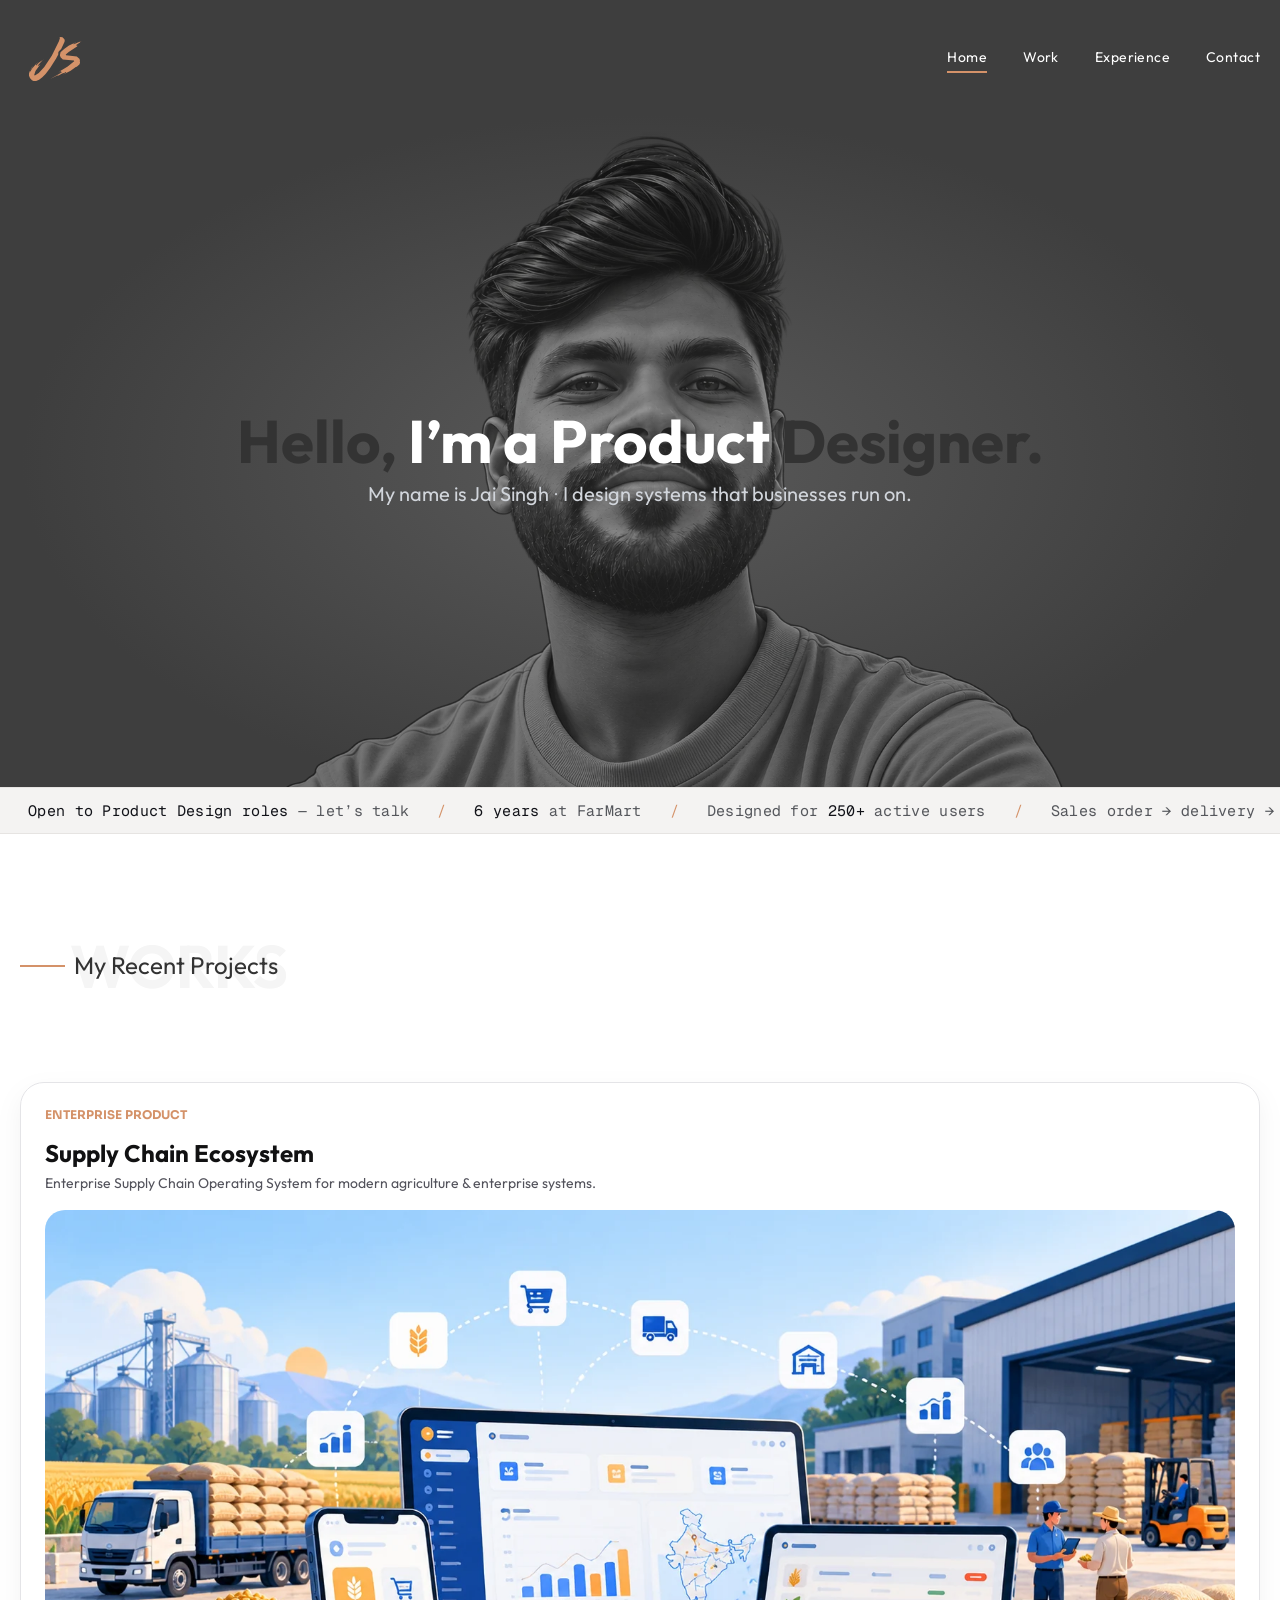
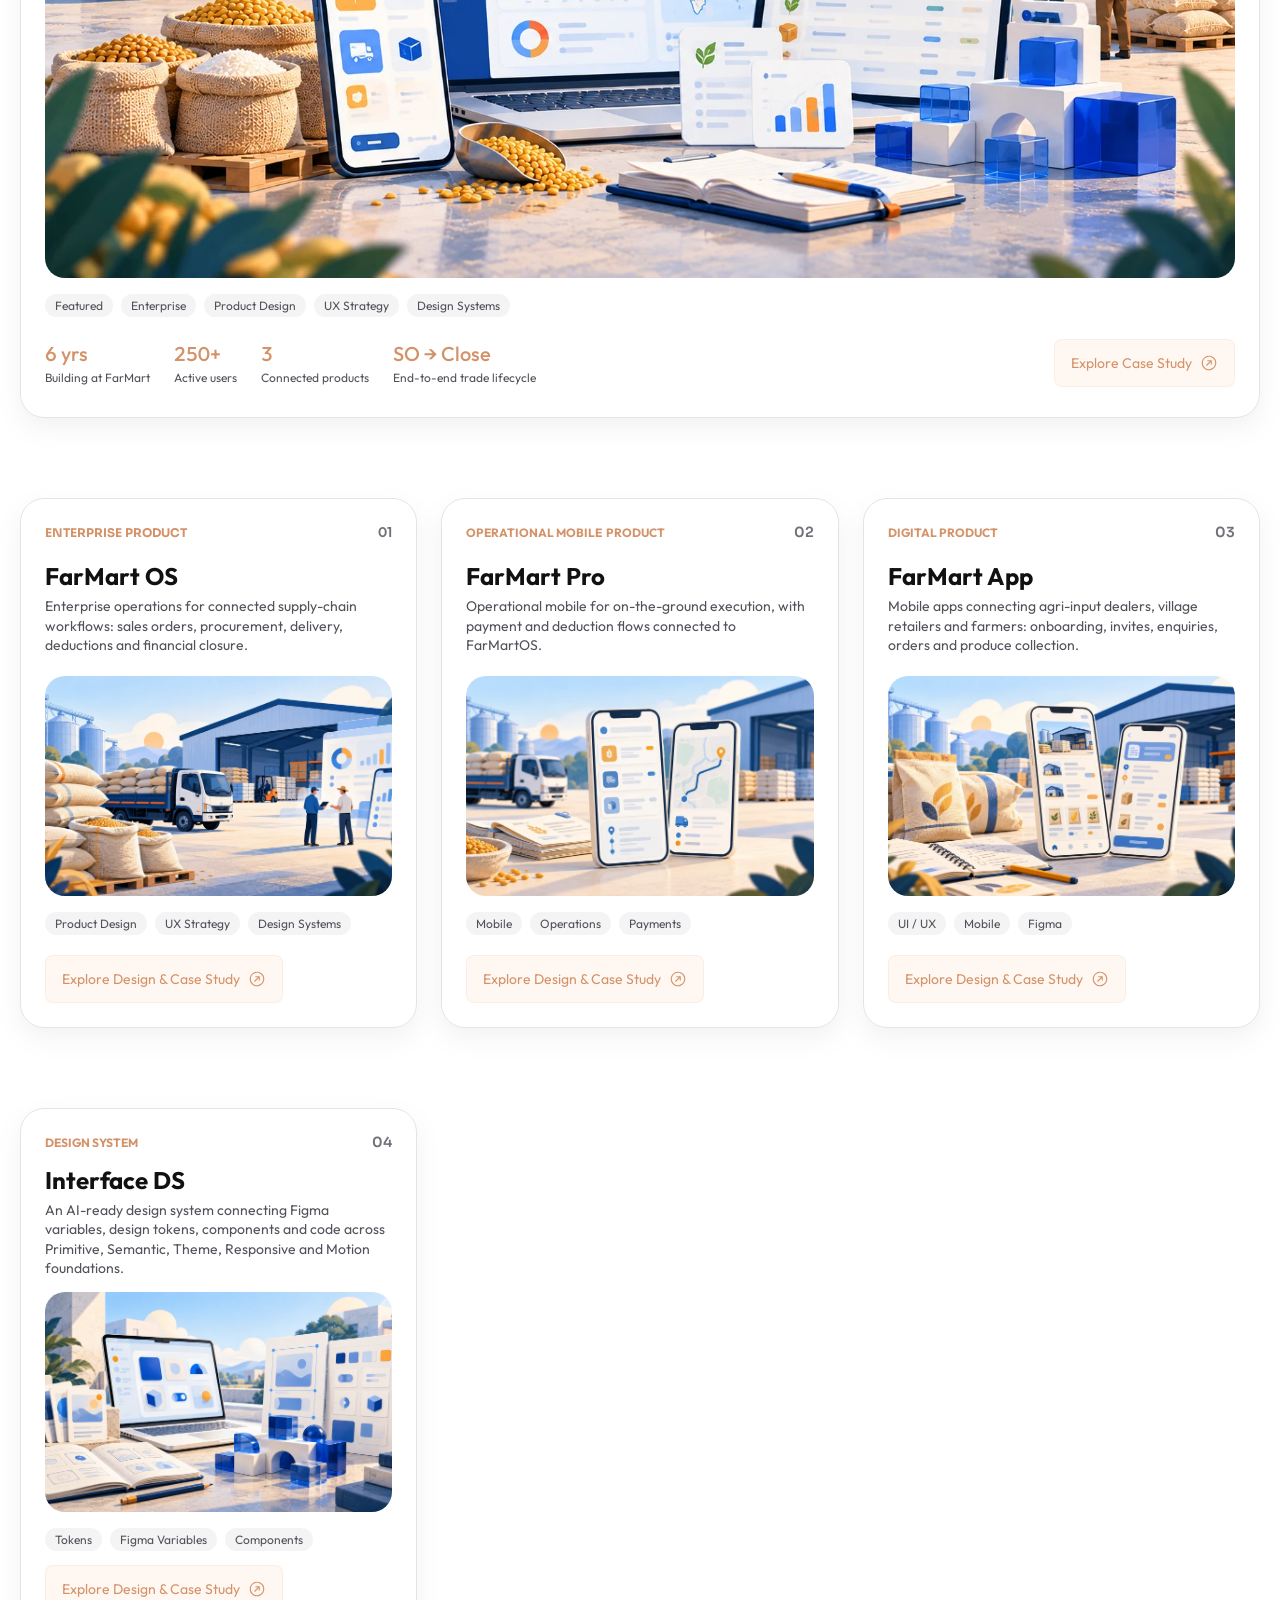
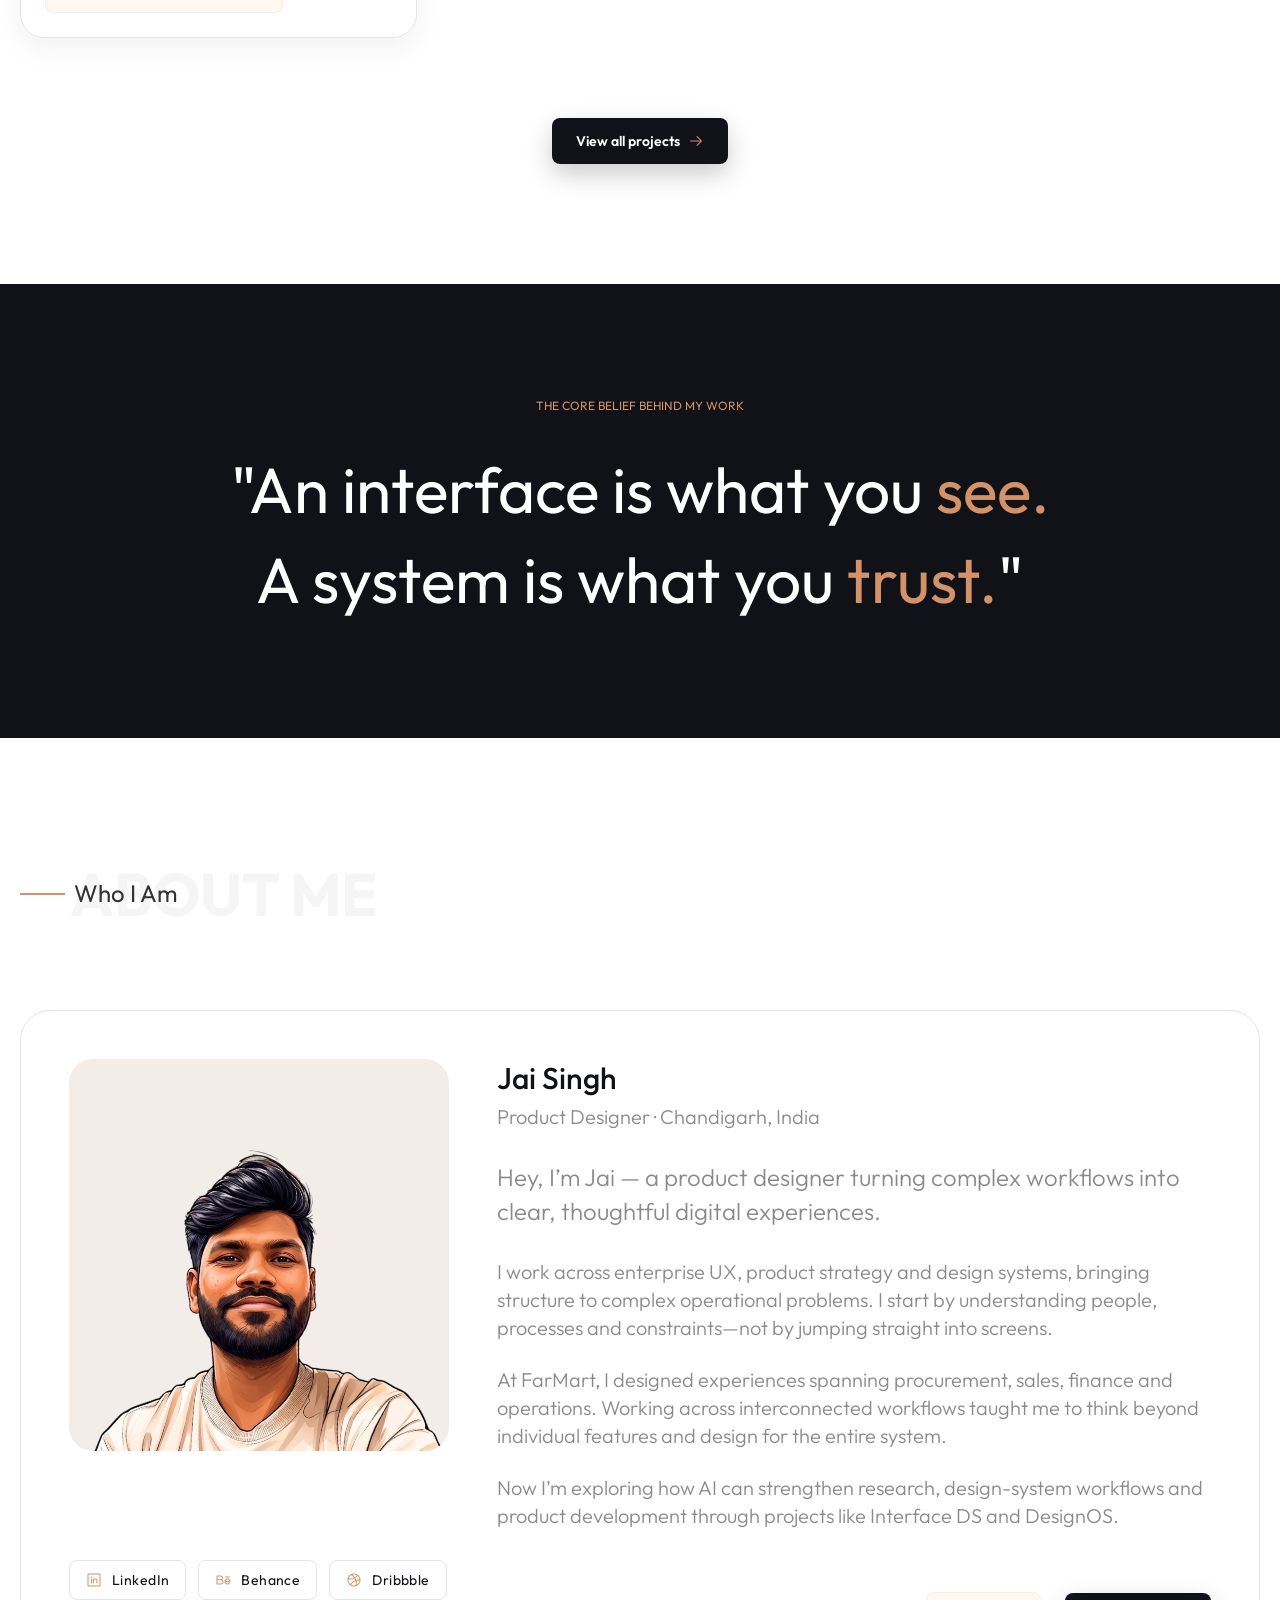
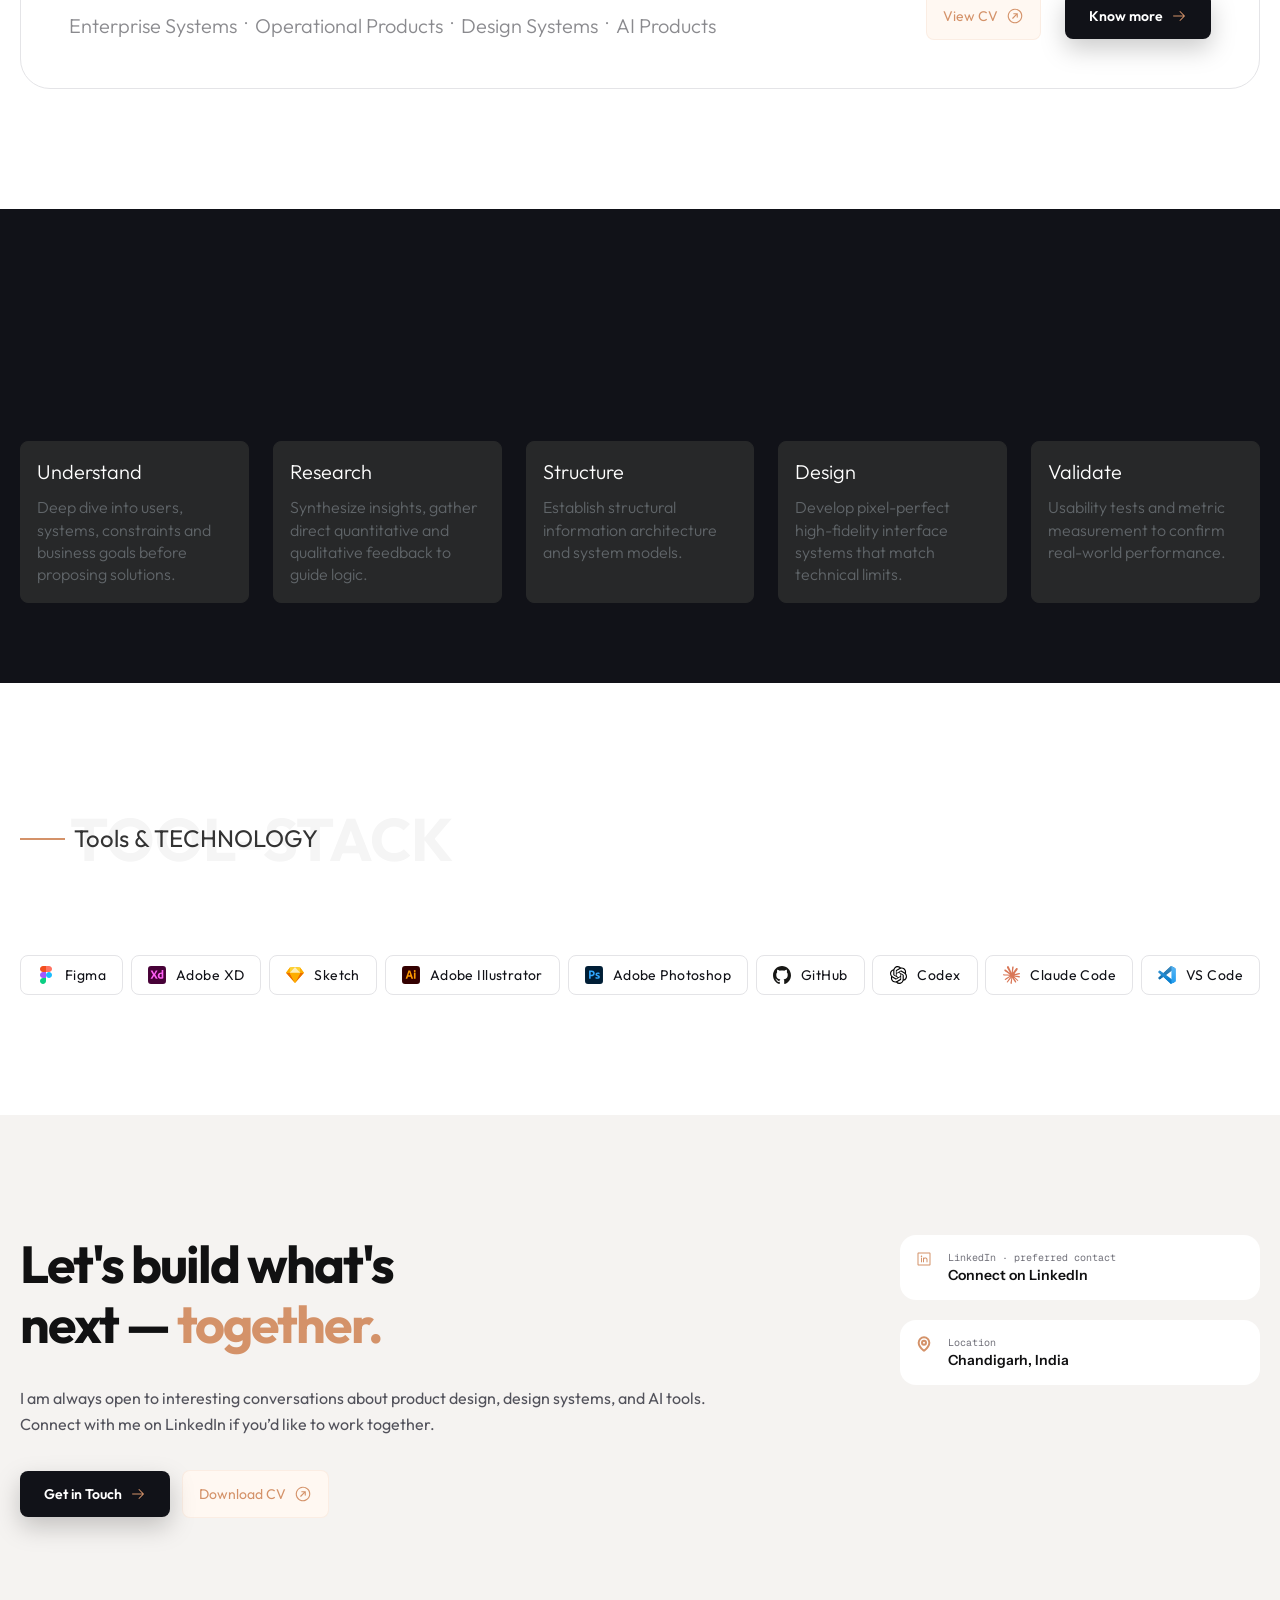
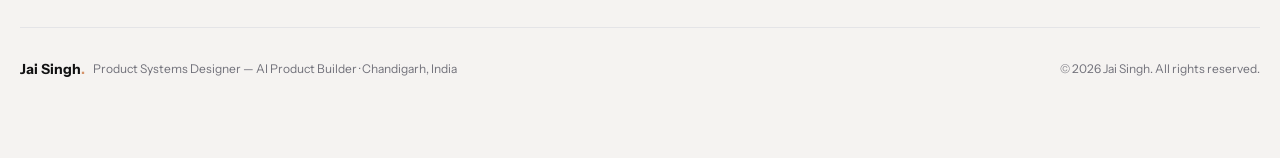
<file: index.html>
<!doctype html><html><head><meta charset=utf8><meta name=viewport content="width=device-width,initial-scale=1,viewport-fit=cover"><style>:root{color-scheme:light;box-sizing:border-box;padding-top:env(safe-area-inset-top,0px);padding-bottom:env(safe-area-inset-bottom,0px)}html{scroll-padding-top:env(safe-area-inset-top,0px)}body{margin:0;padding:0;font:14px -apple-system,BlinkMacSystemFont,sans-serif;background:#fff;color:#000}img{max-width:100%}[hidden]:not([hidden=until-found i]){display:none!important}</style></head><body>
<title>Jai Singh Portfolio</title>
<meta name="claude:viewport-fit-sides" content="cover">
<meta name="description" content="Jai Singh — Product Designer. I design systems that businesses run on.">
<link rel="preconnect" href="https://fonts.googleapis.com">
<link rel="preconnect" href="https://fonts.gstatic.com" crossorigin>
<link rel="stylesheet" href="https://fonts.googleapis.com/css2?family=Outfit:wght@300;400;500;600;700&family=Sora:wght@600;700&family=Instrument+Sans:wght@400;600;700&family=Geist+Mono:wght@400&display=swap">
<link rel="stylesheet" href="css/home.css">

<div class="page" id="top">

  <!-- Hero -->
  <section class="hero" aria-label="Intro">
    <div class="hero-bg">
      <img class="hero-portrait" src="assets/hero-portrait.webp" alt="" width="878" height="789">
    </div>
    <header class="header wrap">
      <div class="header-inner">
        <a class="logo" href="#top" aria-label="Jai Singh — home"><img src="assets/logo.svg" alt=""></a>
        <nav class="nav" aria-label="Primary">
          <a href="#top" class="is-active" data-spy="top" aria-current="page">Home</a>
          <a href="pages/projects.html" data-spy="work">Work</a>
          <a href="pages/experience.html" data-spy="experience">Experience</a>
          <a href="#contact" data-spy="contact">Contact</a>
        </nav>
      </div>
    </header>
    <div class="hero-text">
      <h1 class="hero-title">Hello, <span>I’m a Product</span> Designer.</h1>
      <p class="hero-sub"><span>My name is Jai Singh</span><span class="dot">·</span><span>I design systems that businesses run on.</span></p>
    </div>
    <div class="ticker" role="marquee" aria-label="Open to Product Design roles — let’s talk / 6 years at FarMart / Designed for 250+ active users / Sales order → delivery → financial closure / Complex workflows, made clear / Design systems that scale / Enterprise UX for real operations / Systems over screens / Outcomes over outputs">
      <div class="ticker-track" aria-hidden="true">
        <div class="ticker-group"><span class="ticker-item"><b>Open to Product Design roles</b> — let’s talk</span><span class="ticker-sep">/</span><span class="ticker-item"><b>6 years</b> at FarMart</span><span class="ticker-sep">/</span><span class="ticker-item">Designed for <b>250+</b> active users</span><span class="ticker-sep">/</span><span class="ticker-item">Sales order → delivery → financial closure</span><span class="ticker-sep">/</span><span class="ticker-item">Complex workflows, made clear</span><span class="ticker-sep">/</span><span class="ticker-item">Design systems that scale</span><span class="ticker-sep">/</span><span class="ticker-item">Enterprise UX for real operations</span><span class="ticker-sep">/</span><span class="ticker-item">Systems over screens</span><span class="ticker-sep">/</span><span class="ticker-item">Outcomes over outputs</span><span class="ticker-sep">/</span></div><div class="ticker-group"><span class="ticker-item"><b>Open to Product Design roles</b> — let’s talk</span><span class="ticker-sep">/</span><span class="ticker-item"><b>6 years</b> at FarMart</span><span class="ticker-sep">/</span><span class="ticker-item">Designed for <b>250+</b> active users</span><span class="ticker-sep">/</span><span class="ticker-item">Sales order → delivery → financial closure</span><span class="ticker-sep">/</span><span class="ticker-item">Complex workflows, made clear</span><span class="ticker-sep">/</span><span class="ticker-item">Design systems that scale</span><span class="ticker-sep">/</span><span class="ticker-item">Enterprise UX for real operations</span><span class="ticker-sep">/</span><span class="ticker-item">Systems over screens</span><span class="ticker-sep">/</span><span class="ticker-item">Outcomes over outputs</span><span class="ticker-sep">/</span></div>
      </div>
    </div>
  </section>

  <!-- Works -->
  <section class="wrap stack-80" id="work">
    <div class="sec-head">
      <p class="ghost" aria-hidden="true">WORKS</p>
      <img class="rule" src="assets/line.svg" alt="">
      <h2 class="sub" style="margin:0;font-weight:400">My Recent Projects</h2>
    </div>

    <article class="card featured">
      <p class="eyebrow sora">Enterprise Product</p>
      <div class="card-info">
        <h3 class="card-title">Supply Chain Ecosystem</h3>
        <p class="card-desc">Enterprise Supply Chain Operating System for modern agriculture &amp; enterprise systems.</p>
      </div>
      <div class="shot shot-featured"><img src="assets/supply-chain.webp" alt="Supply chain ecosystem illustration: dashboards on laptop, tablet and phone in front of grain silos and a warehouse" width="1672" height="941" loading="lazy"></div>
      <div class="tags">
        <span class="tag">Featured</span><span class="tag">Enterprise</span><span class="tag">Product Design</span><span class="tag">UX Strategy</span><span class="tag">Design Systems</span>
      </div>
      <div class="featured-foot">
        <div class="impact">
          <div><b>6 yrs</b><span>Building at FarMart</span></div>
          <div><b>250+</b><span>Active users</span></div>
          <div><b>3</b><span>Connected products</span></div>
          <div><b>SO → Close</b><span>End-to-end trade lifecycle</span></div>
        </div>
        <a class="btn-soft" href="case-studies/farmart-os.html">Explore Case Study <img src="assets/arrow-circle.svg" alt=""></a>
      </div>
    </article>

    <div class="grid3">
      <article class="card">
        <div class="card-head"><p class="eyebrow sora">Enterprise Product</p><span class="num">01</span></div>
        <div class="card-info">
          <h3 class="card-title">FarMart OS</h3>
          <p class="card-desc">Enterprise operations for connected supply-chain workflows: sales orders, procurement, delivery, deductions and financial closure.</p>
        </div>
        <div class="media-block">
          <div class="shot shot-sm"><img src="assets/farmart-os.webp" alt="FarMart OS illustration: warehouse loading bay with trucks and operators" width="1672" height="941" loading="lazy"></div>
          <div class="tags"><span class="tag">Product Design</span><span class="tag">UX Strategy</span><span class="tag">Design Systems</span></div>
        </div>
        <a class="btn-soft" href="case-studies/farmart-os.html">Explore Design &amp; Case Study <img src="assets/arrow-circle-2.svg" alt=""></a>
      </article>

      <article class="card">
        <div class="card-head"><p class="eyebrow">Operational mobile  product</p><span class="num sora">02</span></div>
        <div class="card-info">
          <h3 class="card-title">FarMart Pro</h3>
          <p class="card-desc">Operational mobile for on-the-ground execution, with payment and deduction flows connected to FarMartOS.</p>
        </div>
        <div class="media-block">
          <div class="shot shot-sm"><img src="assets/farmart-pro.webp" alt="FarMart Pro illustration: two phones showing order and route screens" width="1672" height="941" loading="lazy"></div>
          <div class="tags"><span class="tag">Mobile</span><span class="tag">Operations</span><span class="tag">Payments</span></div>
        </div>
        <a class="btn-soft" href="case-studies/farmart-pro.html">Explore Design &amp; Case Study <img src="assets/arrow-circle.svg" alt=""></a>
      </article>

      <article class="card">
        <div class="card-head"><p class="eyebrow">Digital Product</p><span class="num sora">03</span></div>
        <div class="card-info">
          <h3 class="card-title">FarMart App</h3>
          <p class="card-desc">Mobile apps connecting agri-input dealers, village retailers and farmers: onboarding, invites, enquiries, orders and produce collection.</p>
        </div>
        <div class="media-block">
          <div class="shot shot-sm"><img src="assets/farmart-app.webp" alt="FarMart App illustration: phones showing product catalogue beside seed sacks" width="1672" height="941" loading="lazy"></div>
          <div class="tags"><span class="tag">UI / UX</span><span class="tag">Mobile</span><span class="tag">Figma</span></div>
        </div>
        <a class="btn-soft" href="case-studies/farmart-app.html">Explore Design &amp; Case Study <img src="assets/arrow-circle.svg" alt=""></a>
      </article>

      <article class="card">
        <div class="card-head"><p class="eyebrow">Design System</p><span class="num sora">04</span></div>
        <div class="card-info">
          <h3 class="card-title">Interface DS</h3>
          <p class="card-desc">An AI-ready design system connecting Figma variables, design tokens, components and code across Primitive, Semantic, Theme, Responsive and Motion foundations.</p>
        </div>
        <div class="media-block">
          <div class="shot shot-sm"><img src="assets/interface-ds.png" alt="Interface DS illustration: laptop and notebook showing design-system components beside abstract 3D tokens" width="1672" height="941" loading="lazy"></div>
          <div class="tags"><span class="tag">Tokens</span><span class="tag">Figma Variables</span><span class="tag">Components</span></div>
        </div>
        <a class="btn-soft" href="case-studies/interface-ds.html">Explore Design &amp; Case Study <img src="assets/arrow-circle.svg" alt=""></a>
      </article>
    </div>

    <div class="center"><a class="btn-dark" href="pages/projects.html">View all projects <img src="assets/arrow-right.svg" alt=""></a></div>
  </section>

  <!-- Quote -->
  <section class="quote" aria-label="Core belief">
    <div class="wrap">
      <p class="label">THE CORE BELIEF BEHIND My WORK</p>
      <blockquote>"An interface is what you <em>see.</em><br>A system is what you <em>trust.</em>"</blockquote>
    </div>
  </section>

  <!-- About -->
  <section class="wrap stack-80" id="about">
    <div class="sec-head">
      <p class="ghost" aria-hidden="true">ABOUT ME</p>
      <img class="rule" src="assets/line.svg" alt="">
      <h2 class="sub" style="margin:0;font-weight:400">Who I Am</h2>
    </div>
    <div class="about-card">
      <div class="about-top">
        <div class="photo">
          <div class="photo-clip">
            <div class="photo-rot"><div><img src="assets/about-photo.webp" alt="Illustrated portrait of Jai Singh" loading="lazy"></div></div>
          </div>
        </div>
        <div class="about-text">
          <div class="profile">
            <h3>Jai Singh</h3>
            <p>Product Designer · Chandigarh, India</p>
          </div>
          <p class="intro">Hey, I’m Jai — a product designer turning complex workflows into clear, thoughtful digital experiences.</p>
          <div class="paras">
            <p>I work across enterprise UX, product strategy and design systems, bringing structure to complex operational problems. I start by understanding people, processes and constraints—not by jumping straight into screens.</p>
            <p>At FarMart, I designed experiences spanning procurement, sales, finance and operations. Working across interconnected workflows taught me to think beyond individual features and design for the entire system.</p>
            <p>Now I’m exploring how AI can strengthen research, design-system workflows and product development through projects like Interface DS and DesignOS.</p>
          </div>
        </div>
      </div>
      <div class="about-foot">
        <div class="about-foot-left">
          <div class="socials">
            <a class="chip" href="https://www.linkedin.com/in/jai-singh-639511173/" target="_blank" rel="noopener noreferrer"><img src="assets/linkedin.svg" alt="">LinkedIn</a>
            <a class="chip" href="https://www.behance.net/just03jaif1e6" target="_blank" rel="noopener noreferrer"><img src="assets/behance.svg" alt="">Behance</a>
            <a class="chip" href="https://dribbble.com/Jai03" target="_blank" rel="noopener noreferrer"><img src="assets/dribbble.svg" alt="">Dribbble</a>
          </div>
          <div class="focus-list">
            <span>Enterprise Systems</span><i>·</i><span>Operational Products</span><i>·</i><span>Design Systems</span><i>·</i><span>AI Products</span>
          </div>
        </div>
        <div class="cv-ctas"><a class="btn-soft" href="pages/cv.html">View CV <img src="assets/arrow-circle.svg" alt=""></a><a class="btn-dark" href="pages/experience.html">Know more <img src="assets/arrow-right.svg" alt=""></a></div>
      </div>
    </div>
  </section>

  <!-- Workflows -->
  <section class="dark" aria-label="How I work">
    <div class="wrap stack-80">
      <div class="sec-head">
        <p class="ghost" aria-hidden="true">WORKFLOWS</p>
        <img class="rule" src="assets/line.svg" alt="">
        <h2 class="sub" style="margin:0;font-weight:400">How i work</h2>
      </div>
      <div class="steps">
        <div class="step"><h4>Understand</h4><p>Deep dive into users, systems, constraints and business goals before proposing solutions.</p></div>
        <div class="step"><h4>Research</h4><p>Synthesize insights, gather direct quantitative and qualitative feedback to guide logic.</p></div>
        <div class="step"><h4>Structure</h4><p>Establish structural information architecture and system models.</p></div>
        <div class="step"><h4>Design</h4><p>Develop pixel-perfect high-fidelity interface systems that match technical limits.</p></div>
        <div class="step"><h4>Validate</h4><p>Usability tests and metric measurement to confirm real-world performance.</p></div>
      </div>
    </div>
  </section>

  <!-- Tool stack -->
  <section class="wrap stack-80" aria-label="Tools and technology">
    <div class="sec-head">
      <p class="ghost" aria-hidden="true">TOOL-STACK</p>
      <img class="rule" src="assets/line.svg" alt="">
      <h2 class="sub" style="margin:0;font-weight:400">Tools &amp; TECHNOLOGY</h2>
    </div>
    <div class="tools">
      <span class="chip"><img src="assets/tools/figma.svg" alt="">Figma</span>
      <span class="chip"><img src="assets/tools/adobe-xd.svg" alt="">Adobe XD</span>
      <span class="chip"><img src="assets/tools/sketch.svg" alt="">Sketch</span>
      <span class="chip"><img src="assets/tools/illustrator.svg" alt="">Adobe Illustrator</span>
      <span class="chip"><img src="assets/tools/photoshop.svg" alt="">Adobe Photoshop</span>
      <span class="chip"><img src="assets/tools/github.svg" alt="">GitHub</span>
      <span class="chip"><img src="assets/tools/chatgpt.svg" alt="">Codex</span>
      <span class="chip"><img src="assets/tools/claude.svg" alt="">Claude Code</span>
      <span class="chip"><img src="assets/tools/vscode.svg" alt="">VS Code</span>
    </div>
  </section>

  <!-- Footer / contact -->
  <footer class="footer" id="contact">
    <div class="wrap">
      <div class="cta">
        <div class="cta-left">
          <h2>Let's build what's next — <em>together.</em></h2>
          <p class="cta-copy">I am always open to interesting conversations about product design, design systems, and AI tools. Connect with me on LinkedIn if you’d like to work together.</p>
          <div class="cv-ctas"><a class="btn-dark" href="https://www.linkedin.com/in/jai-singh-639511173/" target="_blank" rel="noopener noreferrer">Get in Touch <img src="assets/arrow-right.svg" alt=""></a><button type="button" class="btn-soft" data-cv-download>Download CV <img src="assets/arrow-circle.svg" alt=""></button></div><p class="cv-status" role="status" aria-live="polite"></p>
        </div>
        <div class="contacts">
          <a class="contact" href="https://www.linkedin.com/in/jai-singh-639511173/" target="_blank" rel="noopener noreferrer"><img src="assets/linkedin.svg" alt=""><div><small>LinkedIn · preferred contact</small><strong>Connect on LinkedIn</strong></div></a>
          <div class="contact"><img src="assets/map-pin.svg" alt=""><div><small>Location</small><strong>Chandigarh, India</strong></div></div>
        </div>
      </div>
      <div class="bottom-bar">
        <div class="left"><b>Jai Singh<em>.</em></b><span>Product Systems Designer — AI Product Builder · Chandigarh, India</span></div>
        <span>© 2026 Jai Singh. All rights reserved.</span>
      </div>
    </div>
  </footer>
</div>

<script src="js/home.js"></script>
<script>window.CV_PDF_PATH = 'assets/cv/Jai_Singh_CV.pdf';</script>
<script src="js/cv-download.js"></script>

</body></html>
</file>
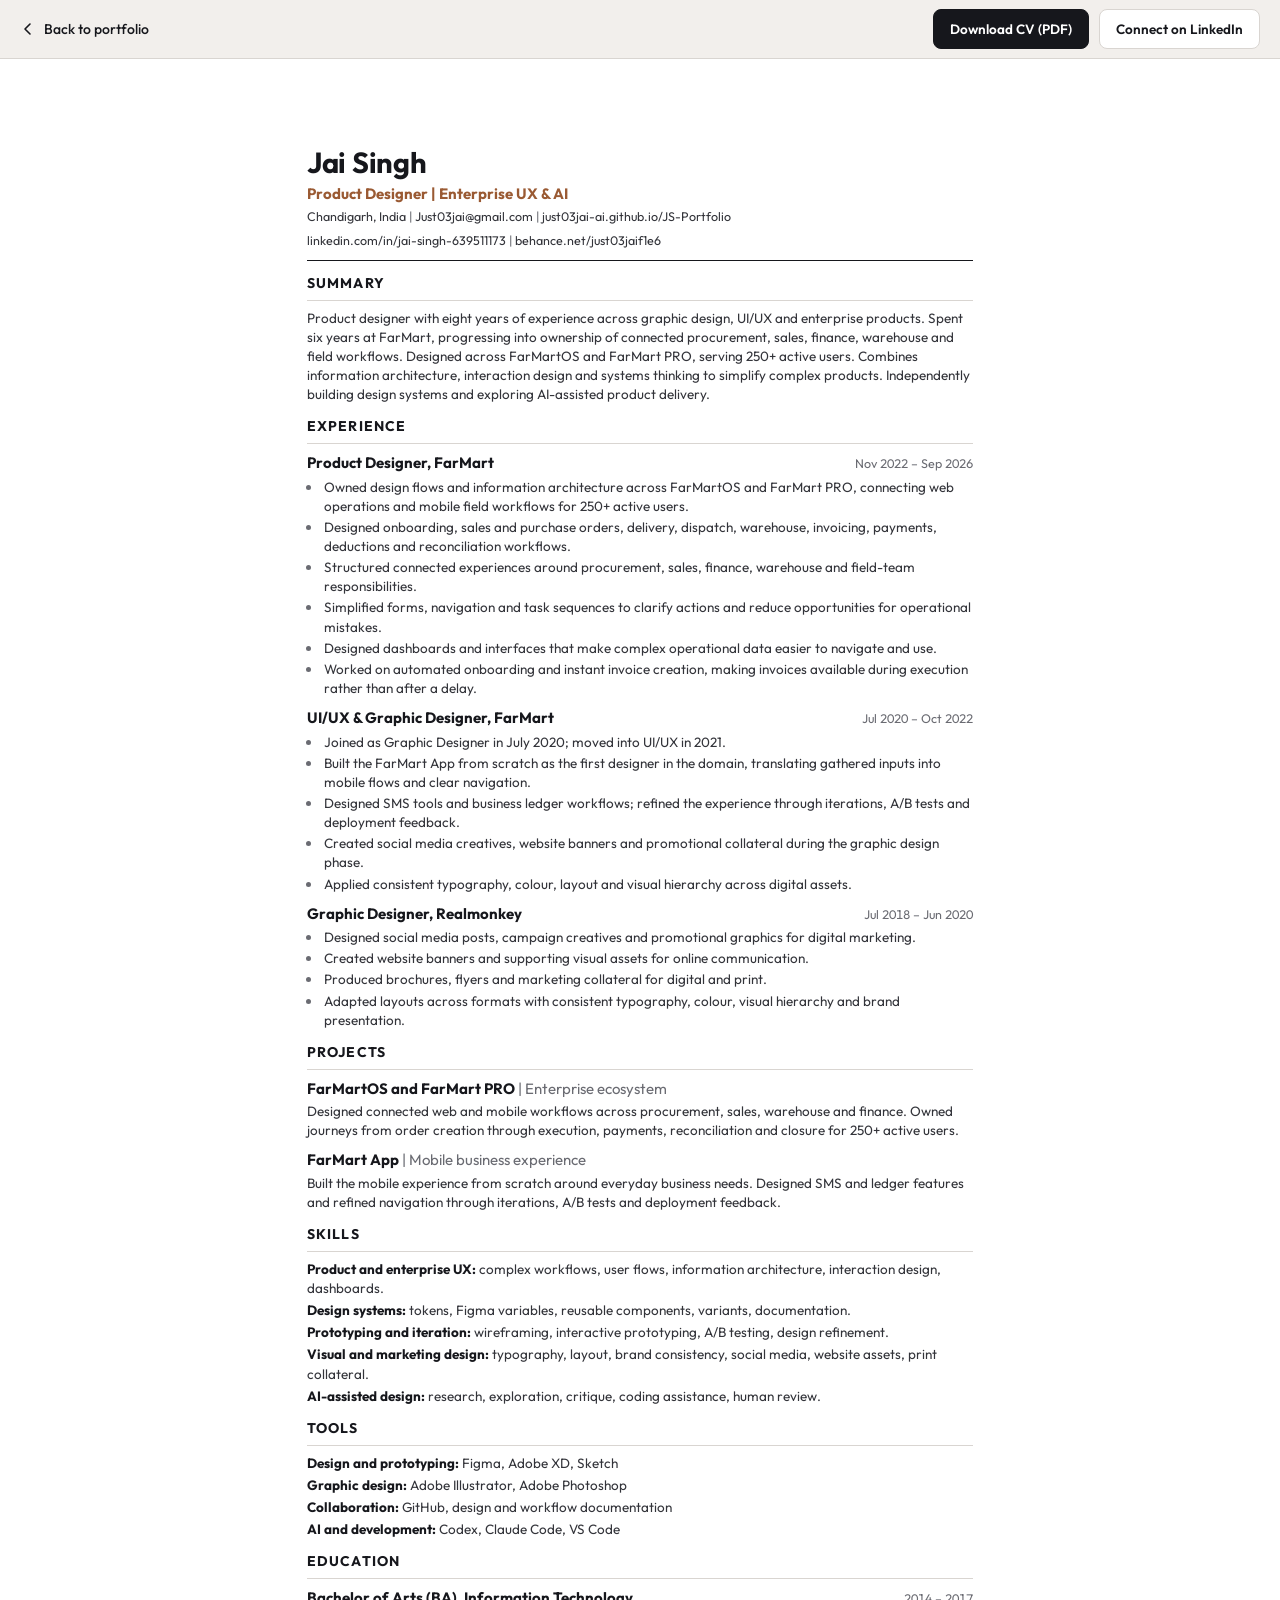
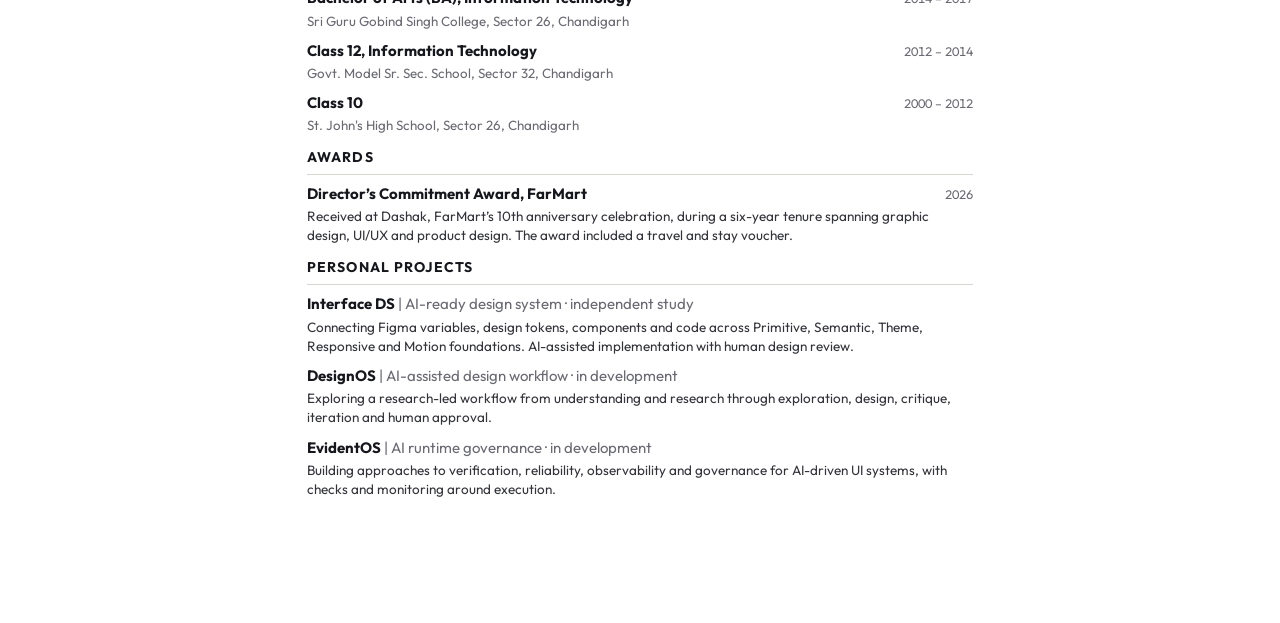
<file: cv.html>
<!doctype html>
<html lang="en">
<head>
  <meta charset="utf-8">
  <meta name="viewport" content="width=device-width, initial-scale=1">
  <title>Page moved — Jai Singh</title>
  <link rel="canonical" href="pages/cv.html">
  <script src="js/legacy-redirect.js" data-target="pages/cv.html" defer></script>
</head>
<body>
  <p>This page has moved. <a id="redirect-link" href="pages/cv.html">Continue to the portfolio page</a>.</p>
</body>
</html>
</file>
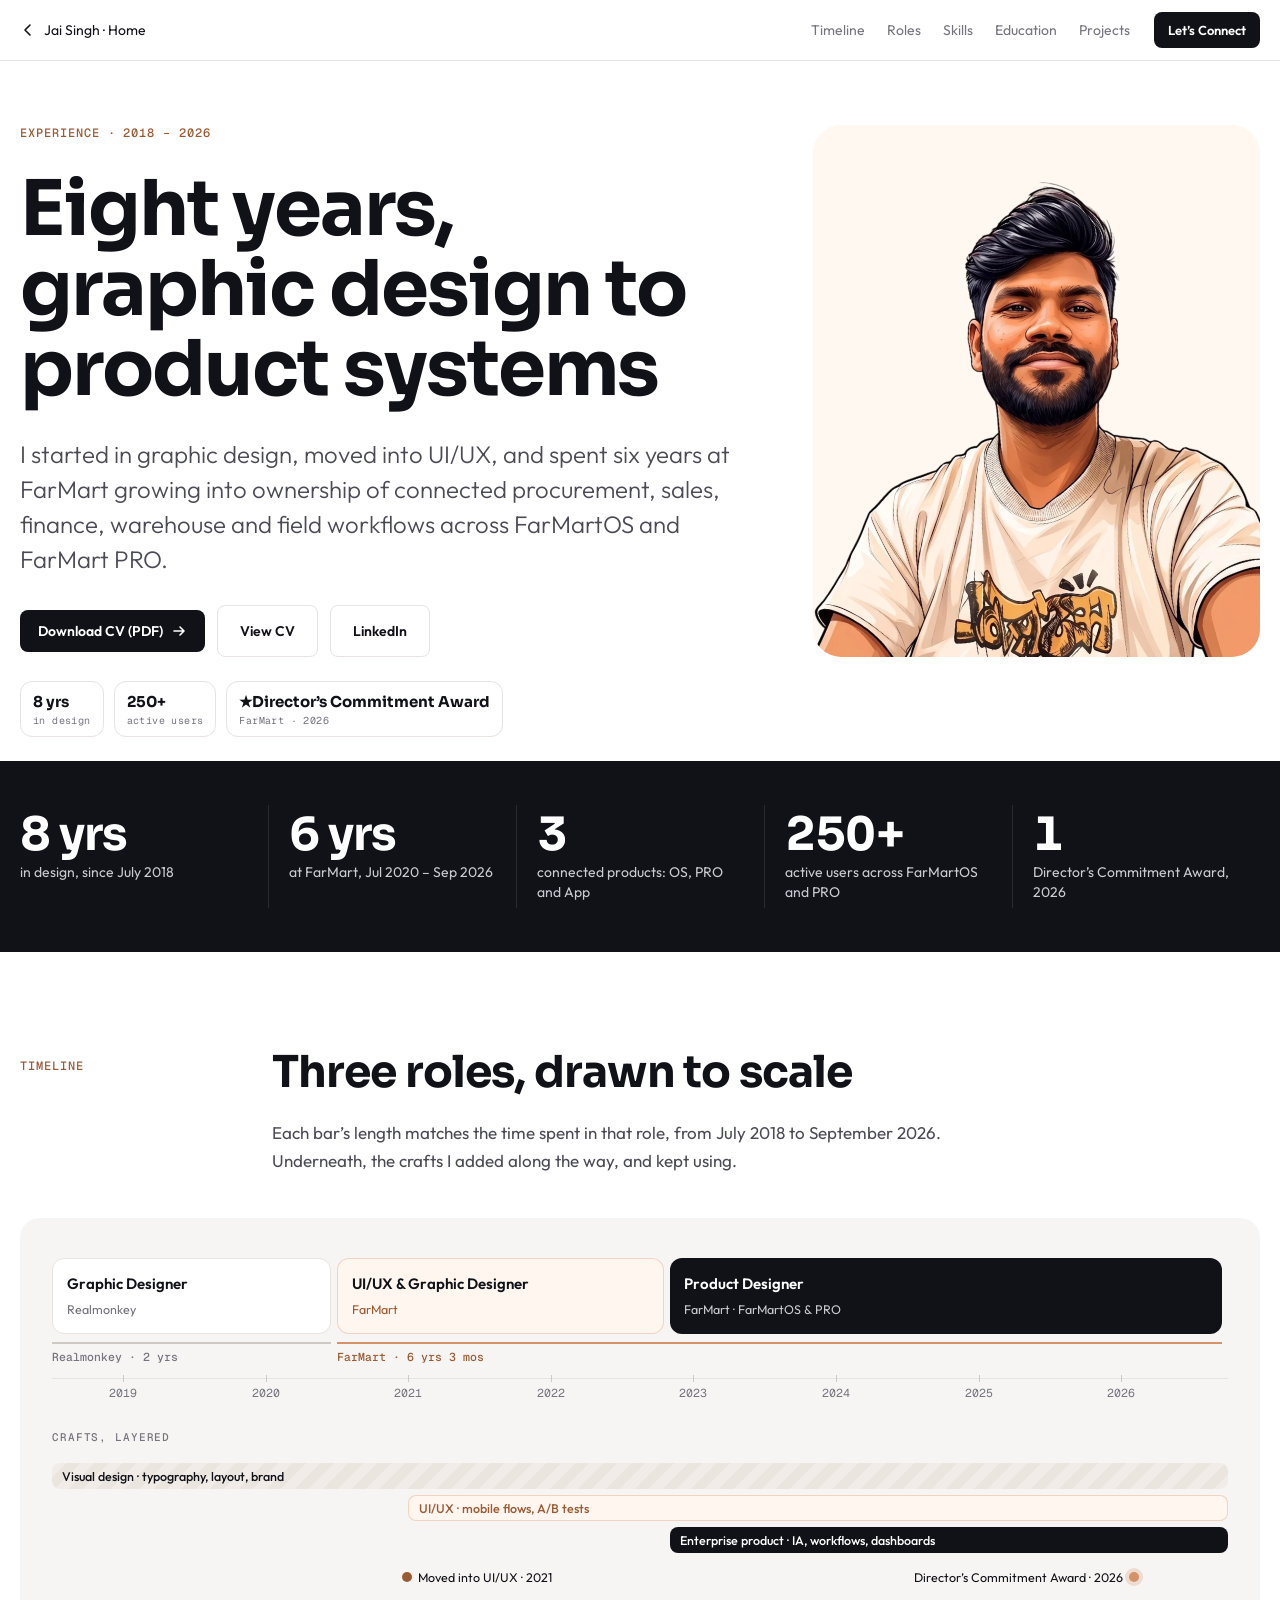
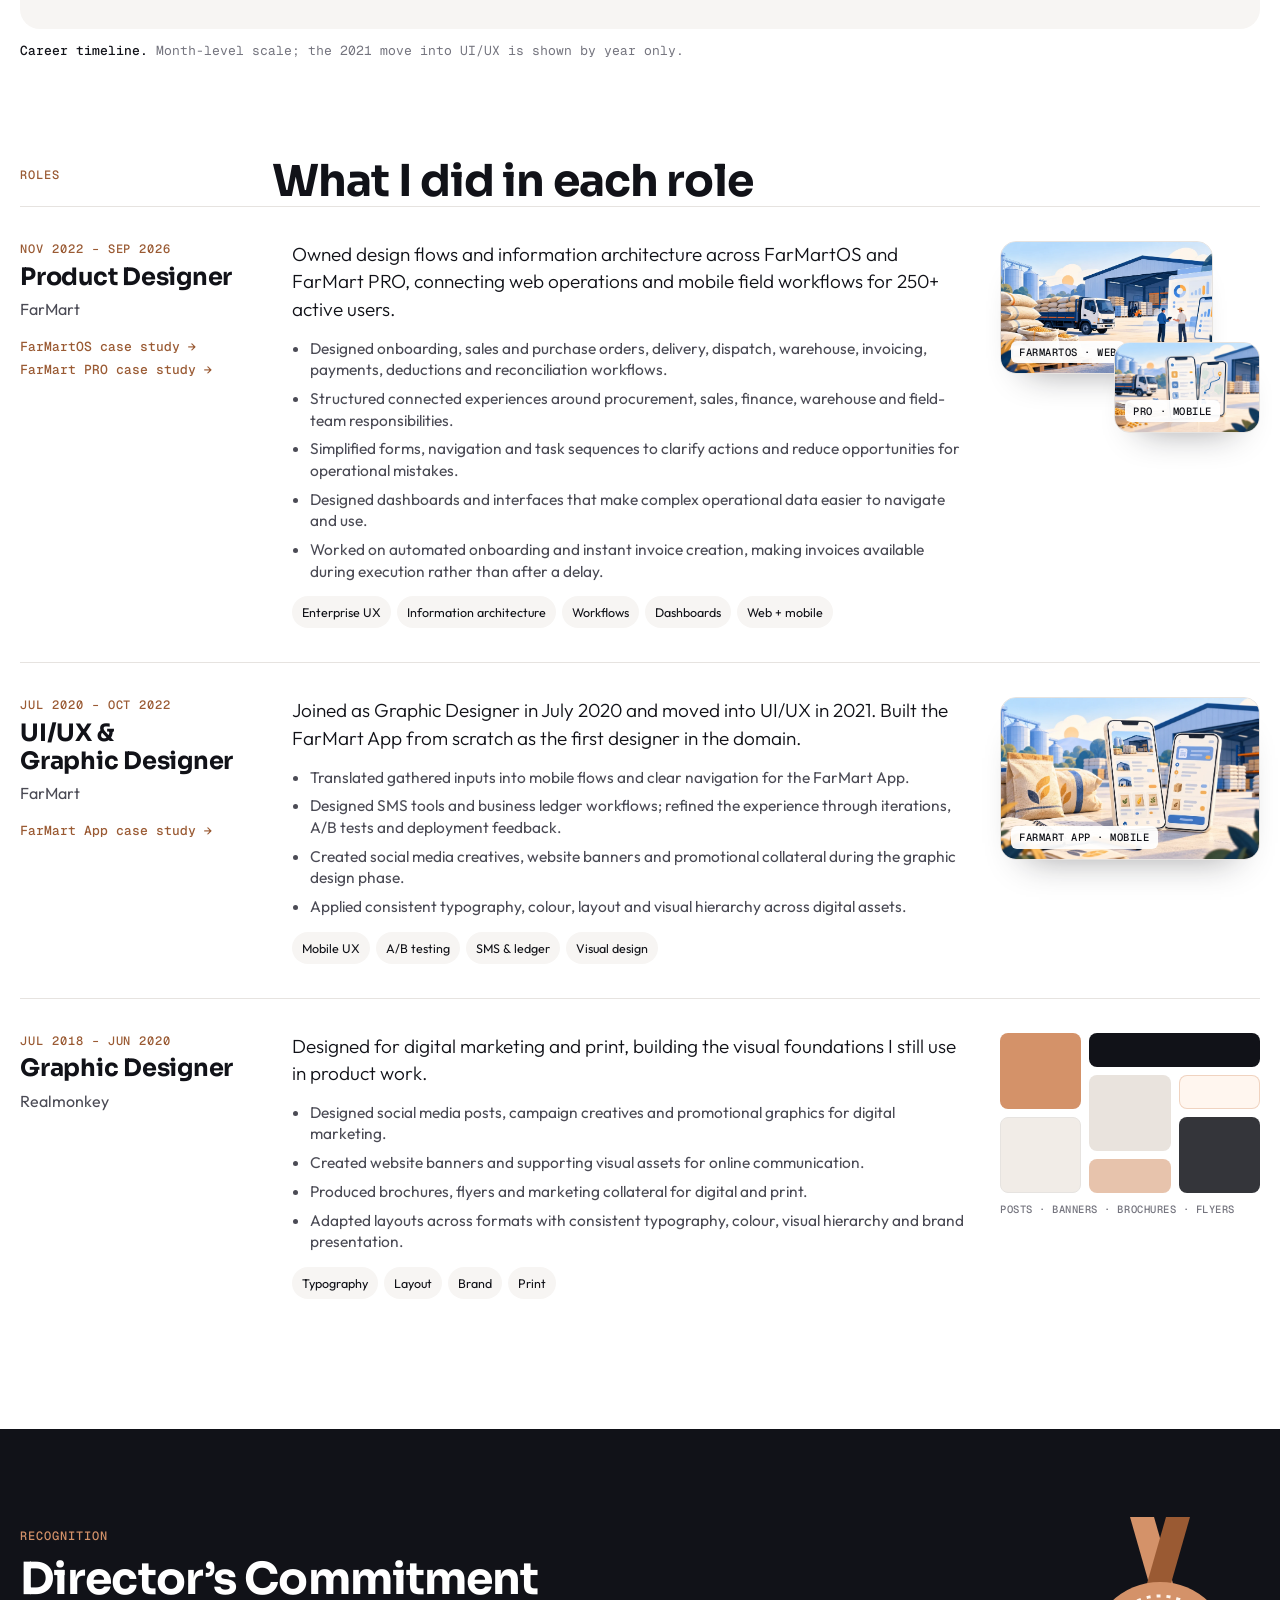
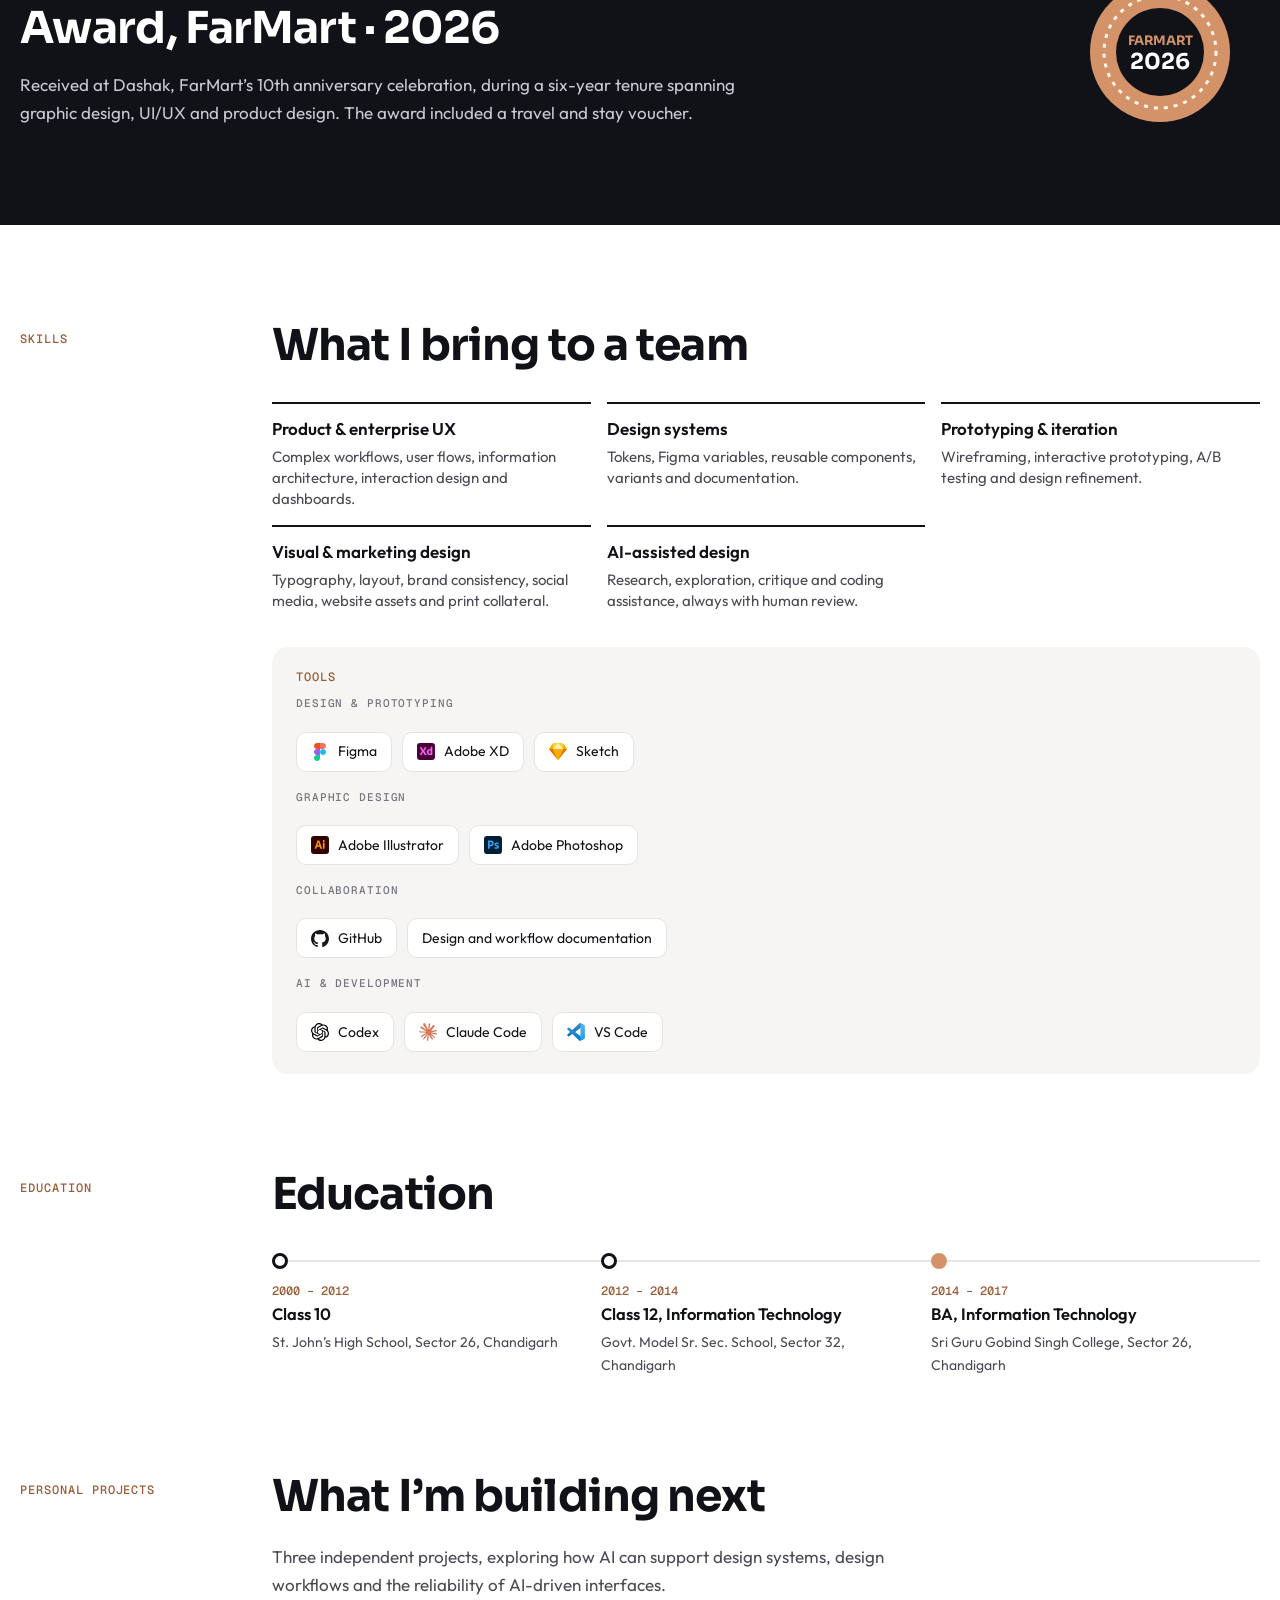
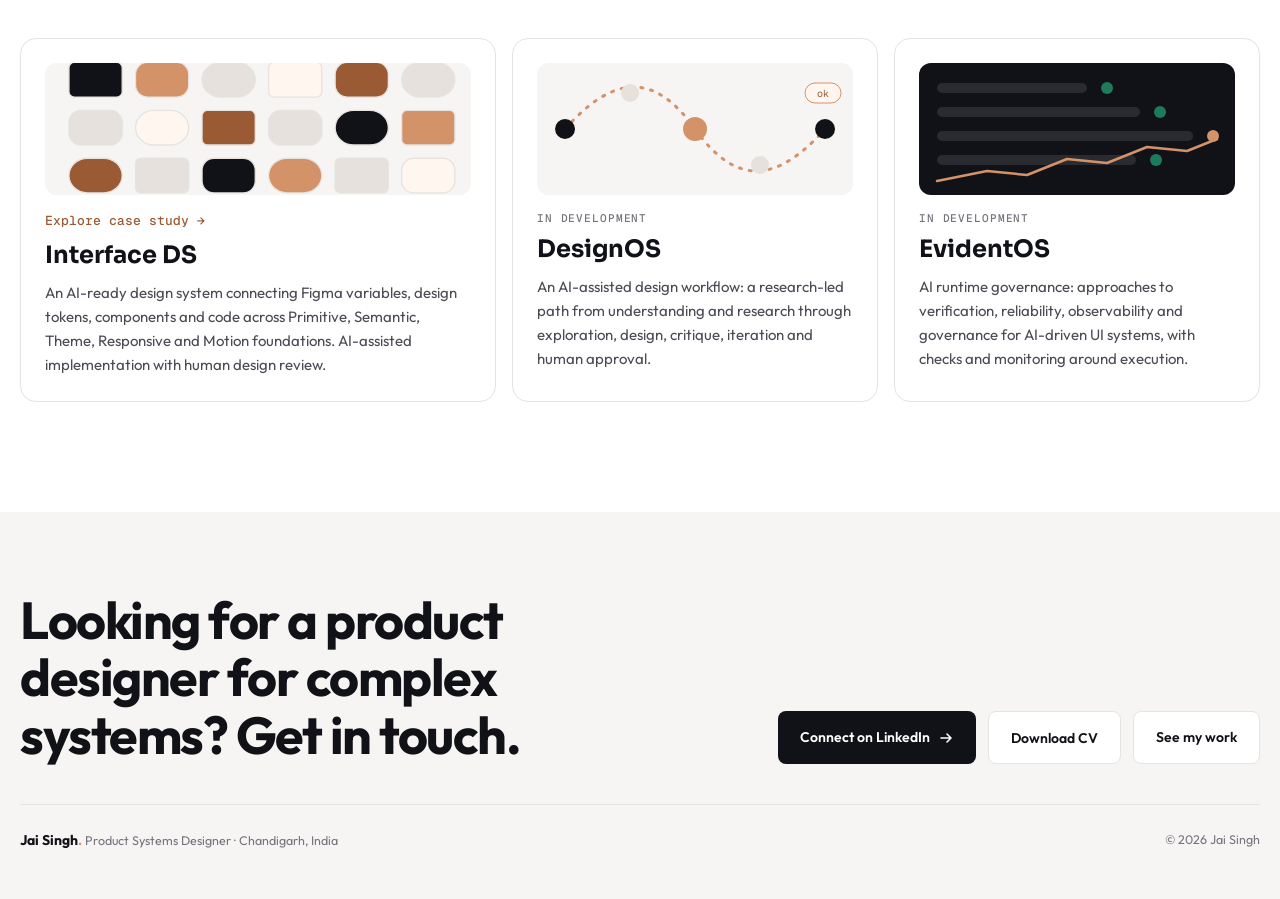
<file: experience.html>
<!doctype html>
<html lang="en">
<head>
  <meta charset="utf-8">
  <meta name="viewport" content="width=device-width, initial-scale=1">
  <title>Page moved — Jai Singh</title>
  <link rel="canonical" href="pages/experience.html">
  <script src="js/legacy-redirect.js" data-target="pages/experience.html" defer></script>
</head>
<body>
  <p>This page has moved. <a id="redirect-link" href="pages/experience.html">Continue to the portfolio page</a>.</p>
</body>
</html>
</file>
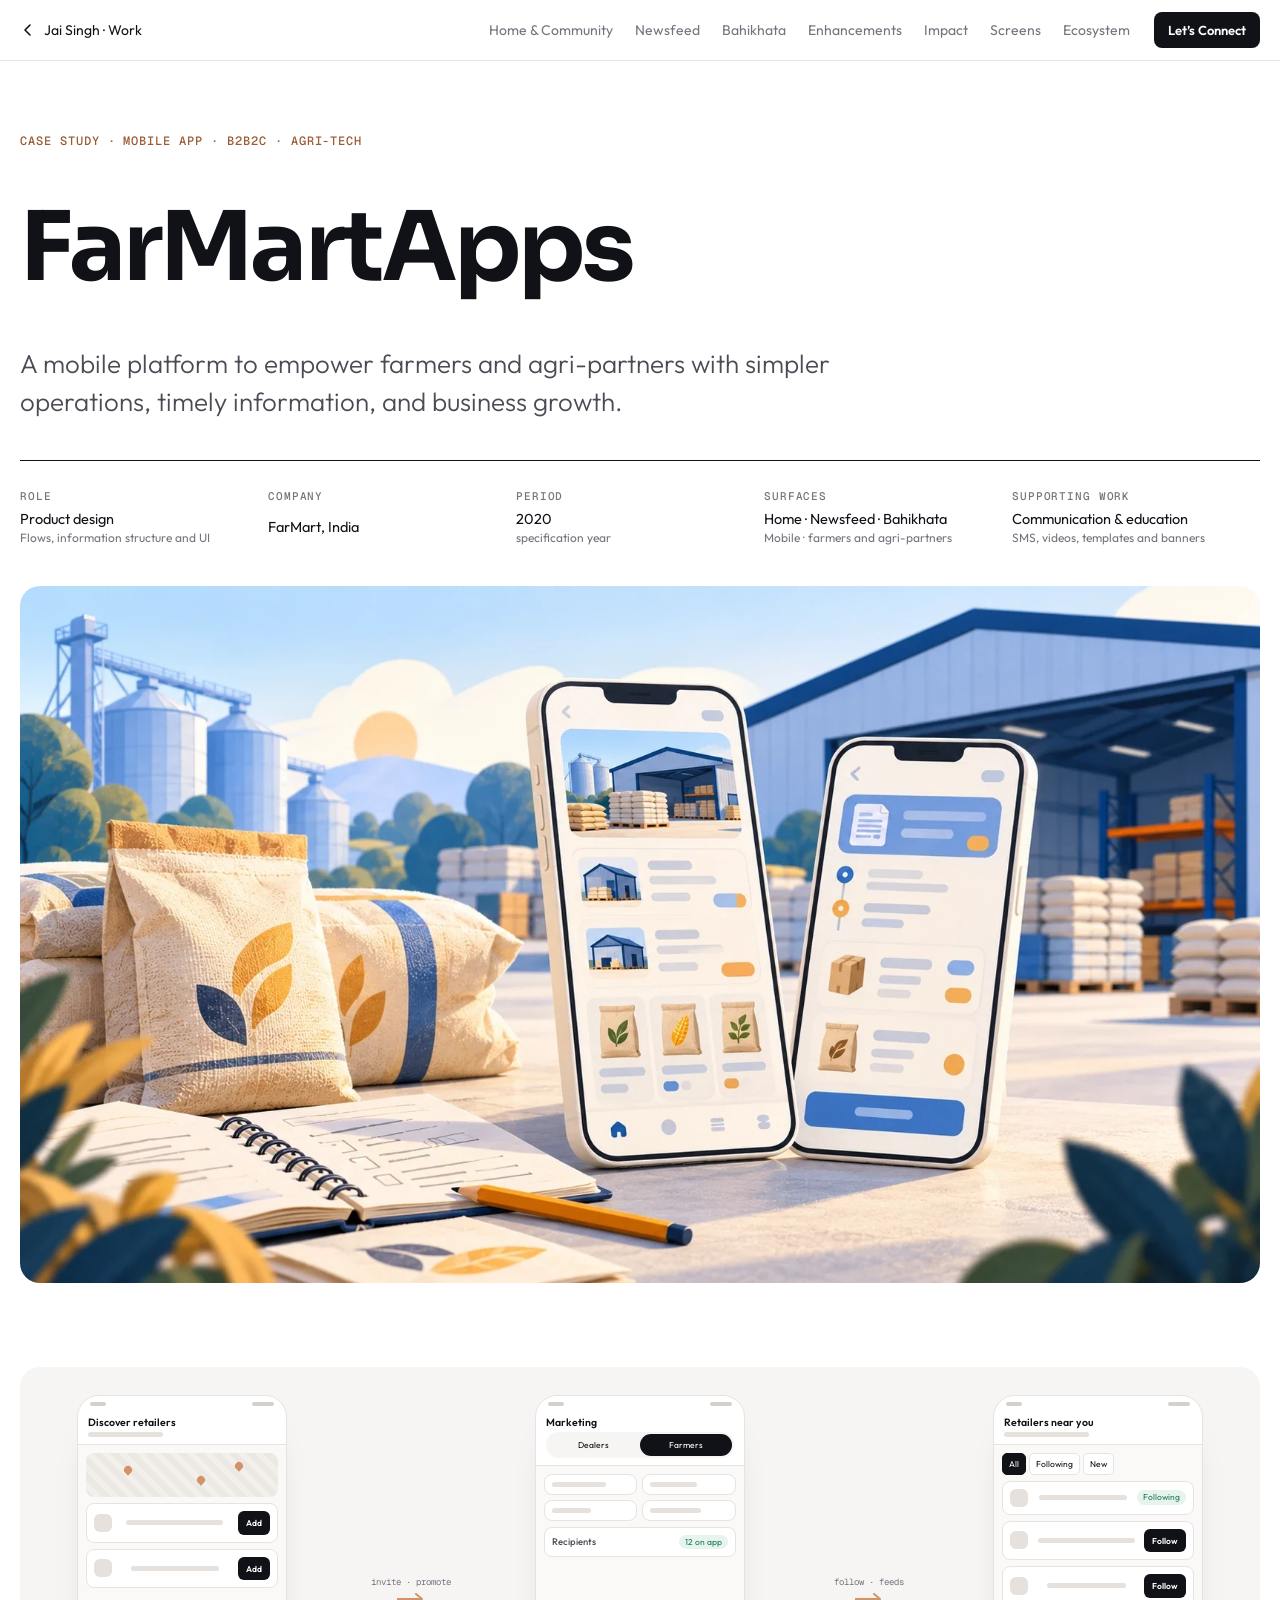
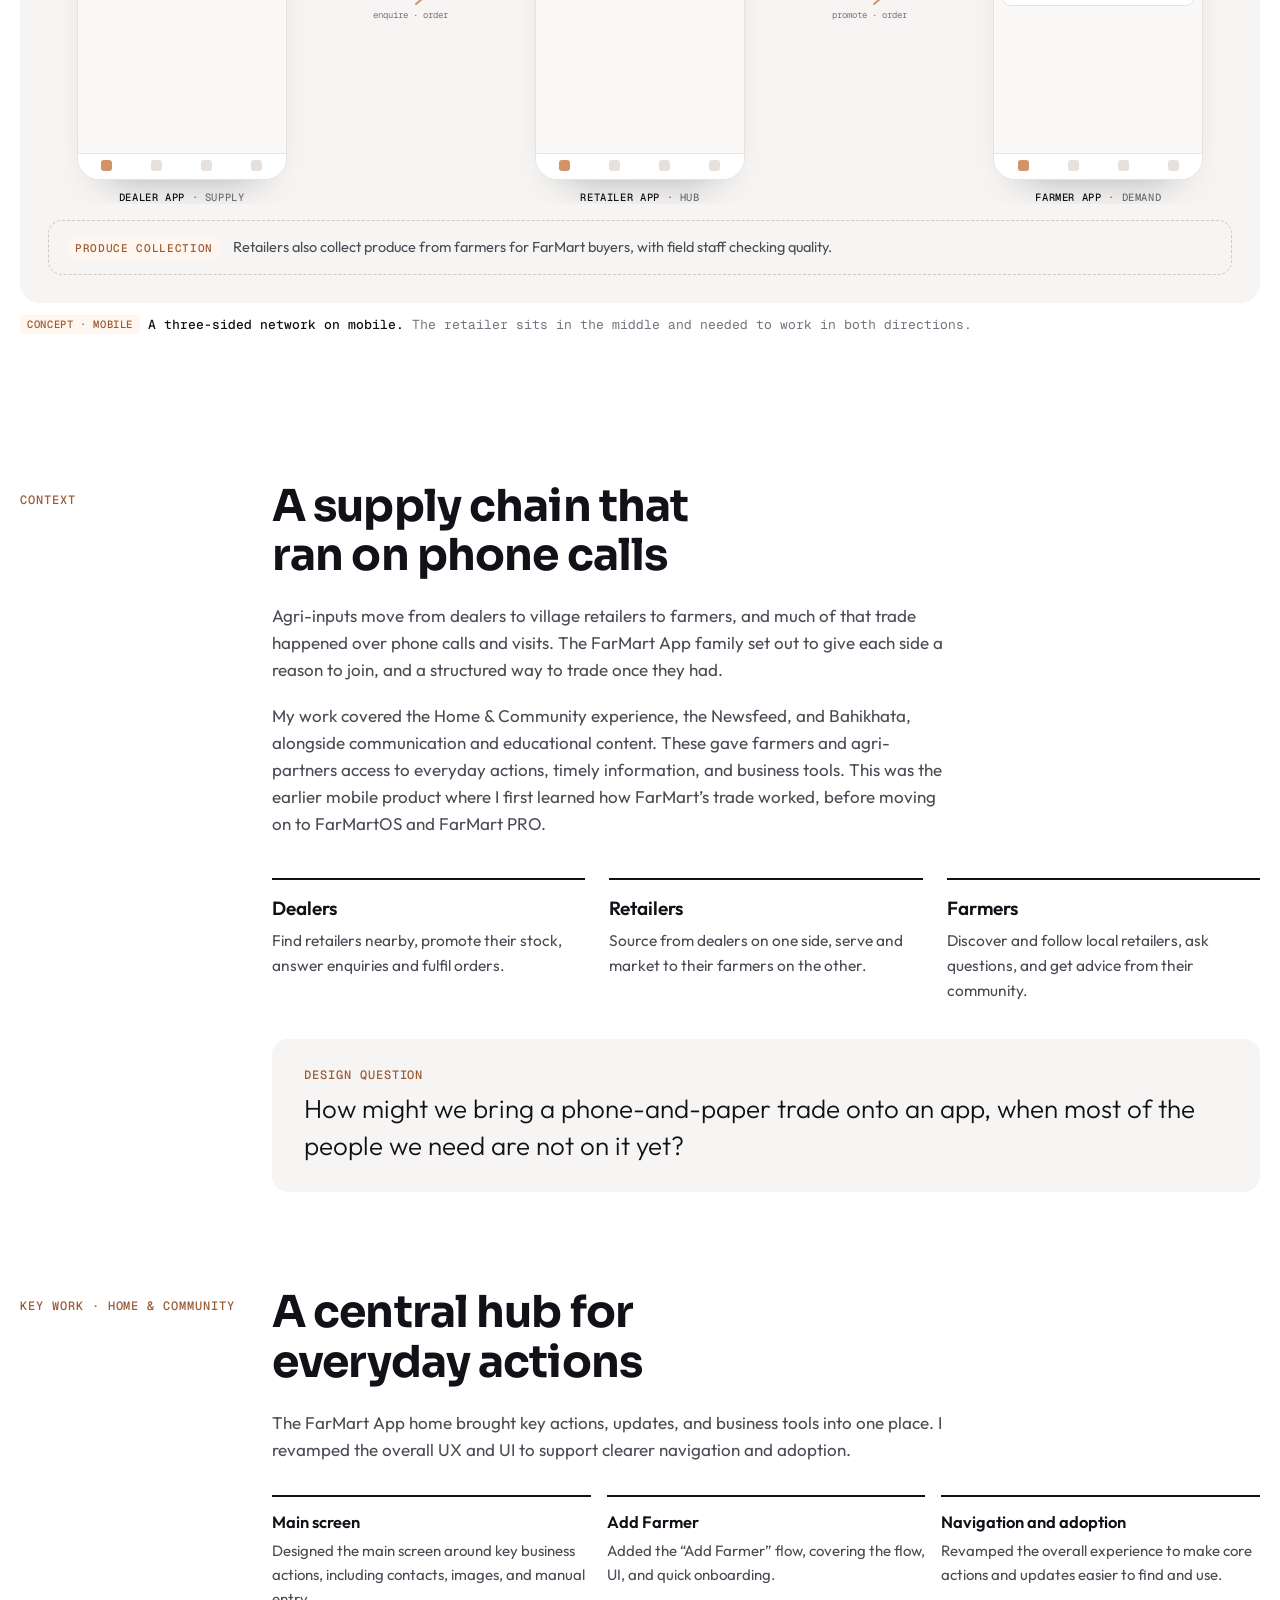
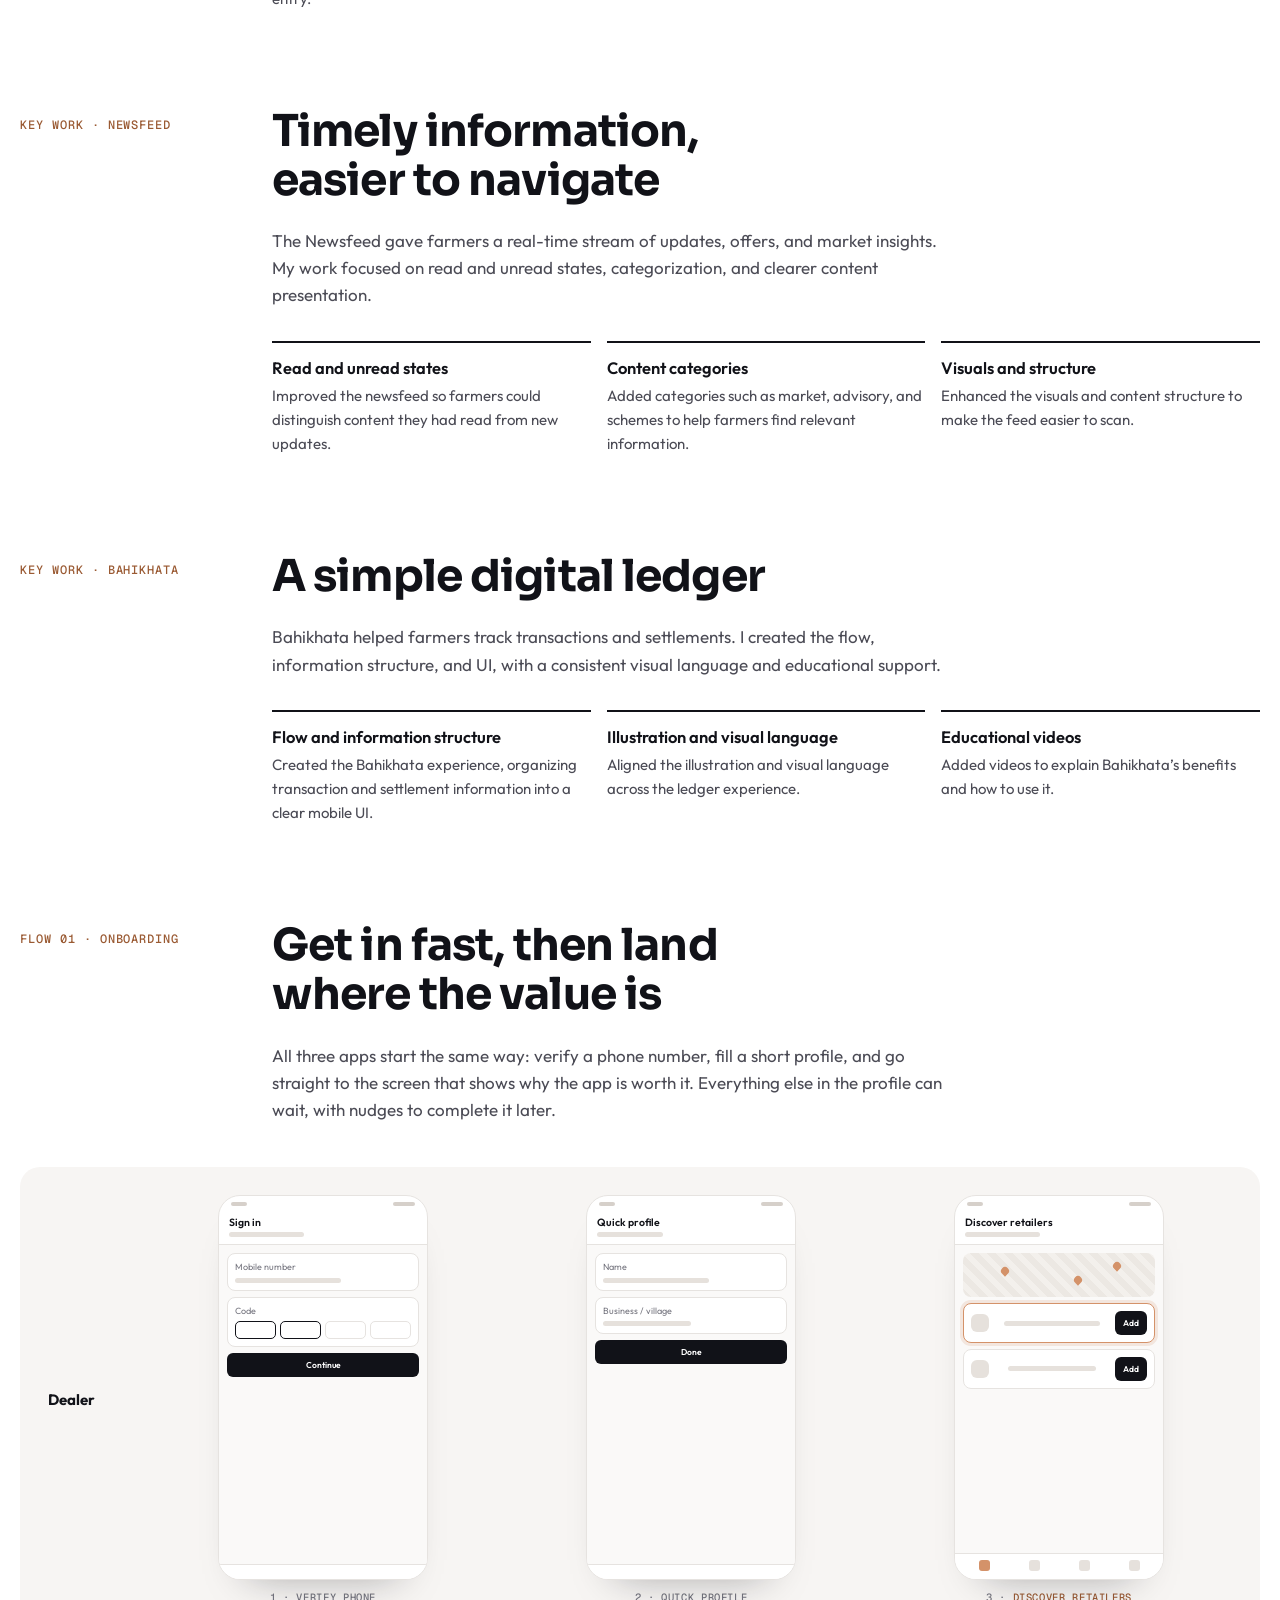
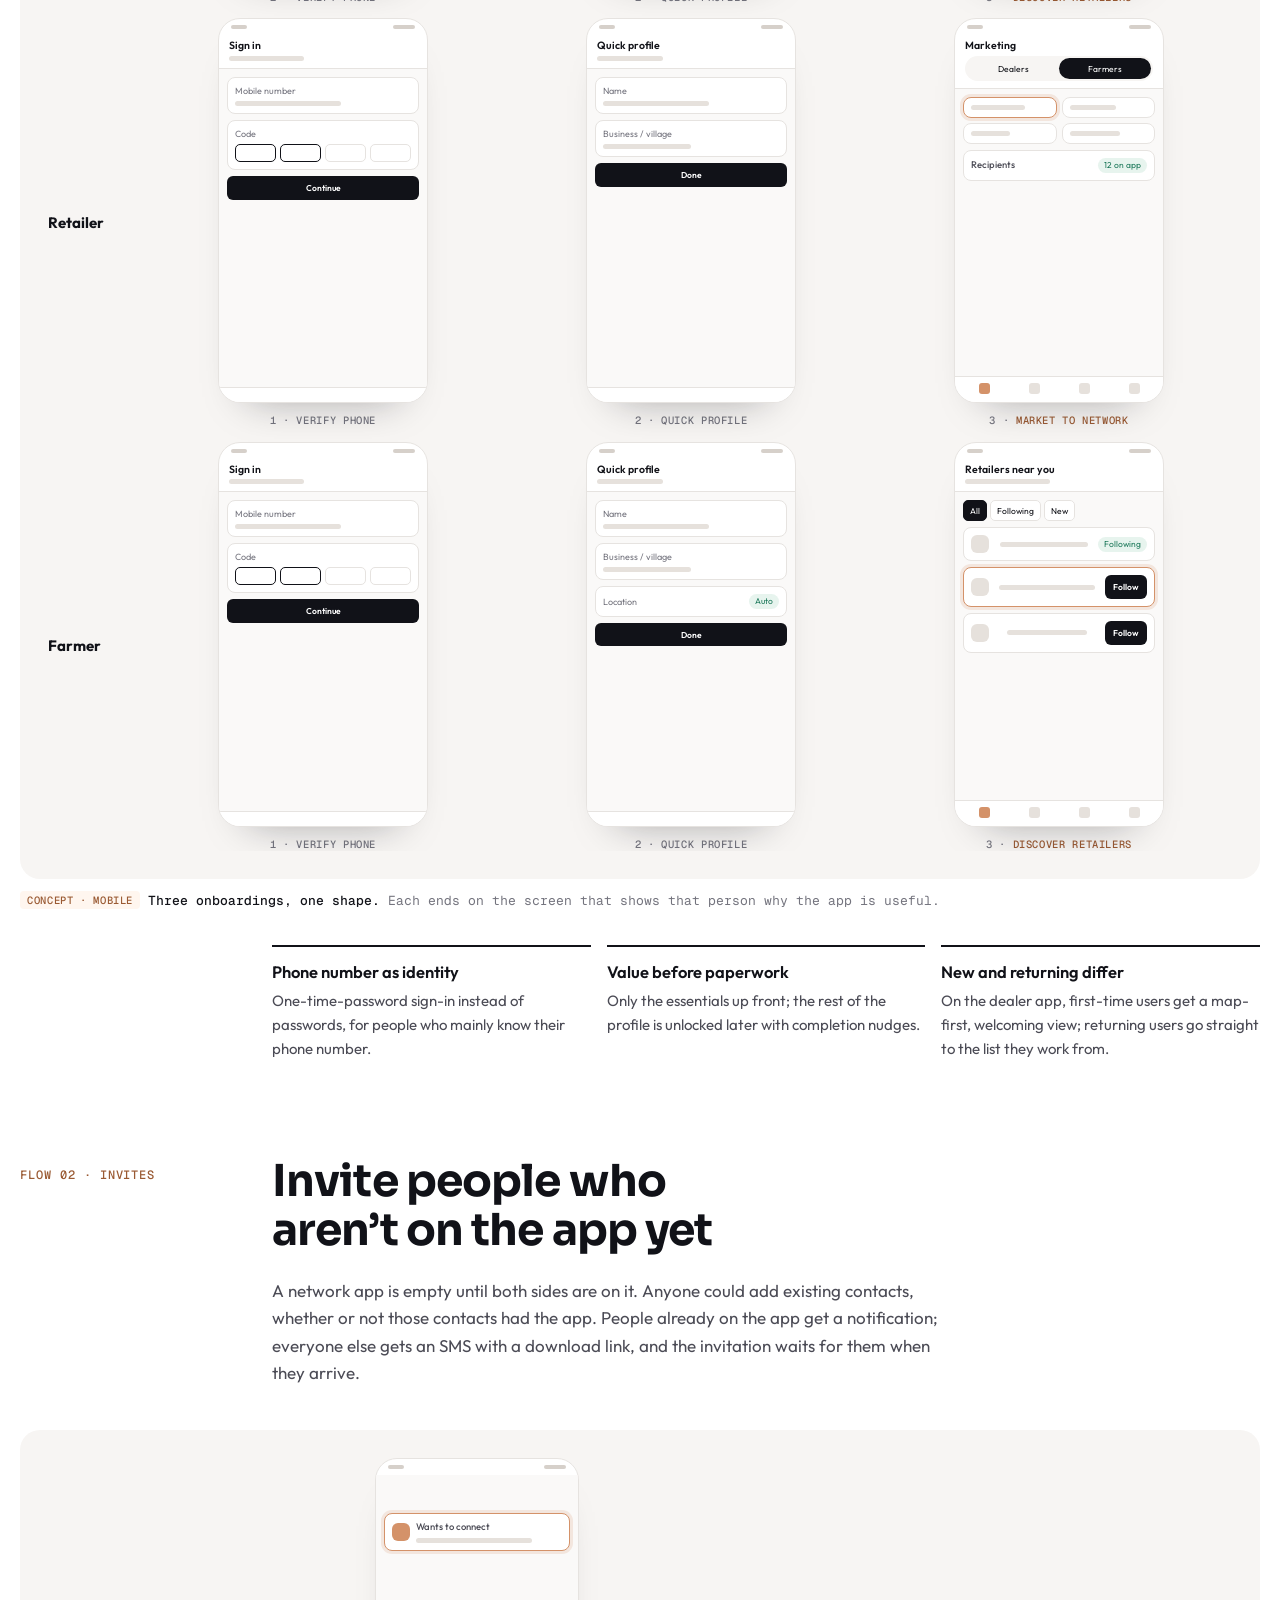
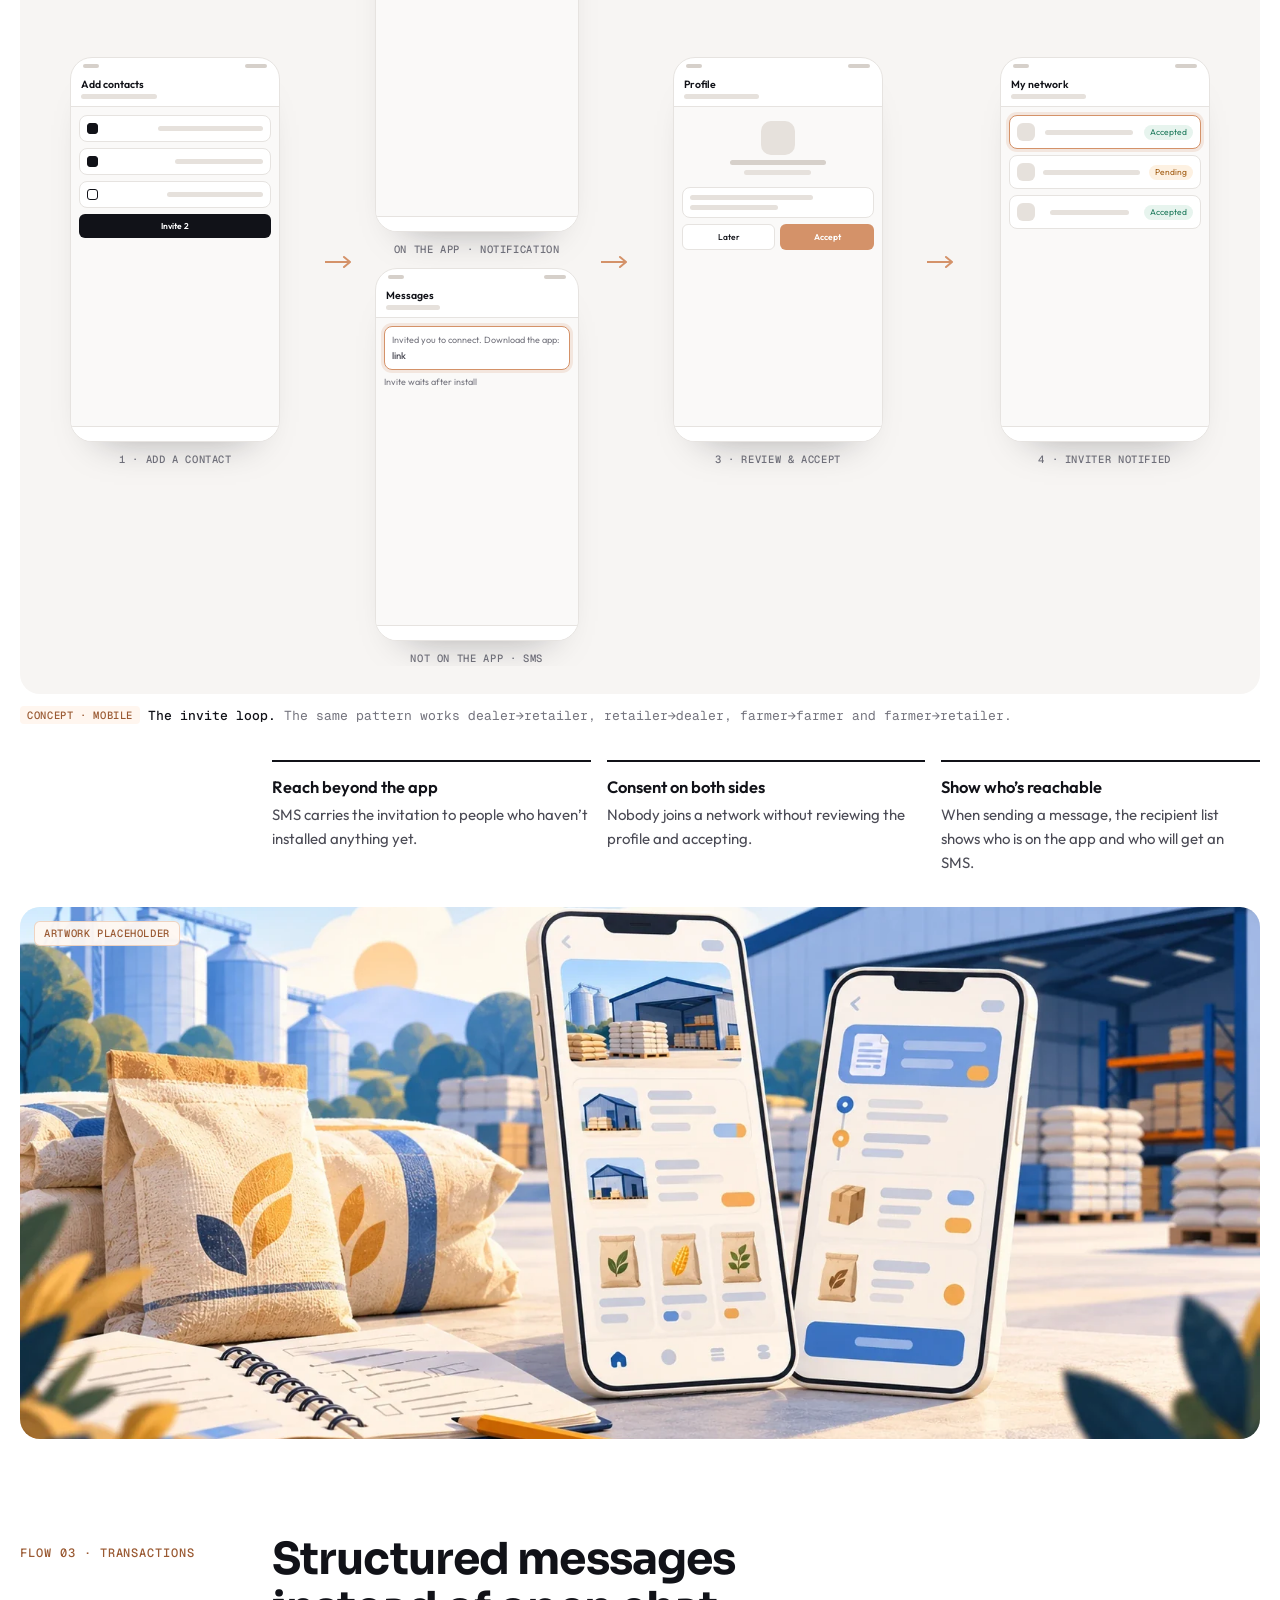
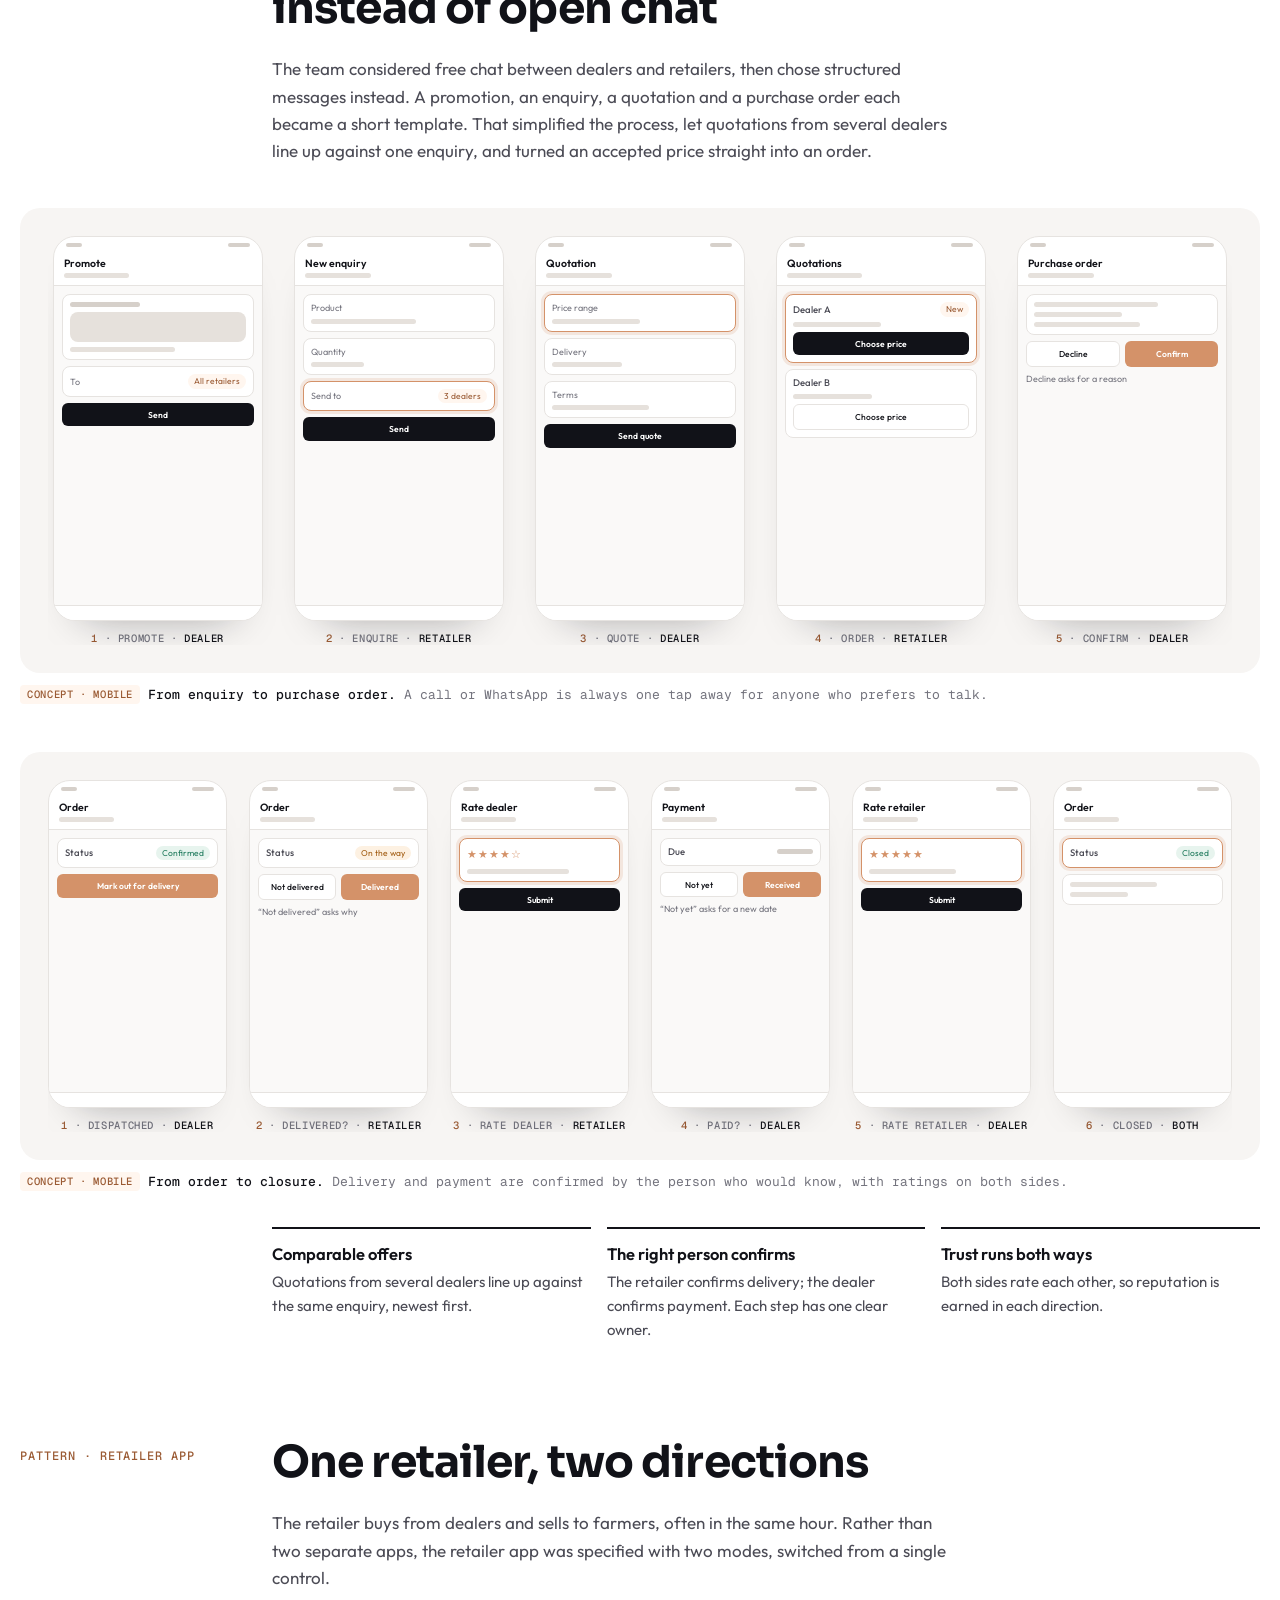
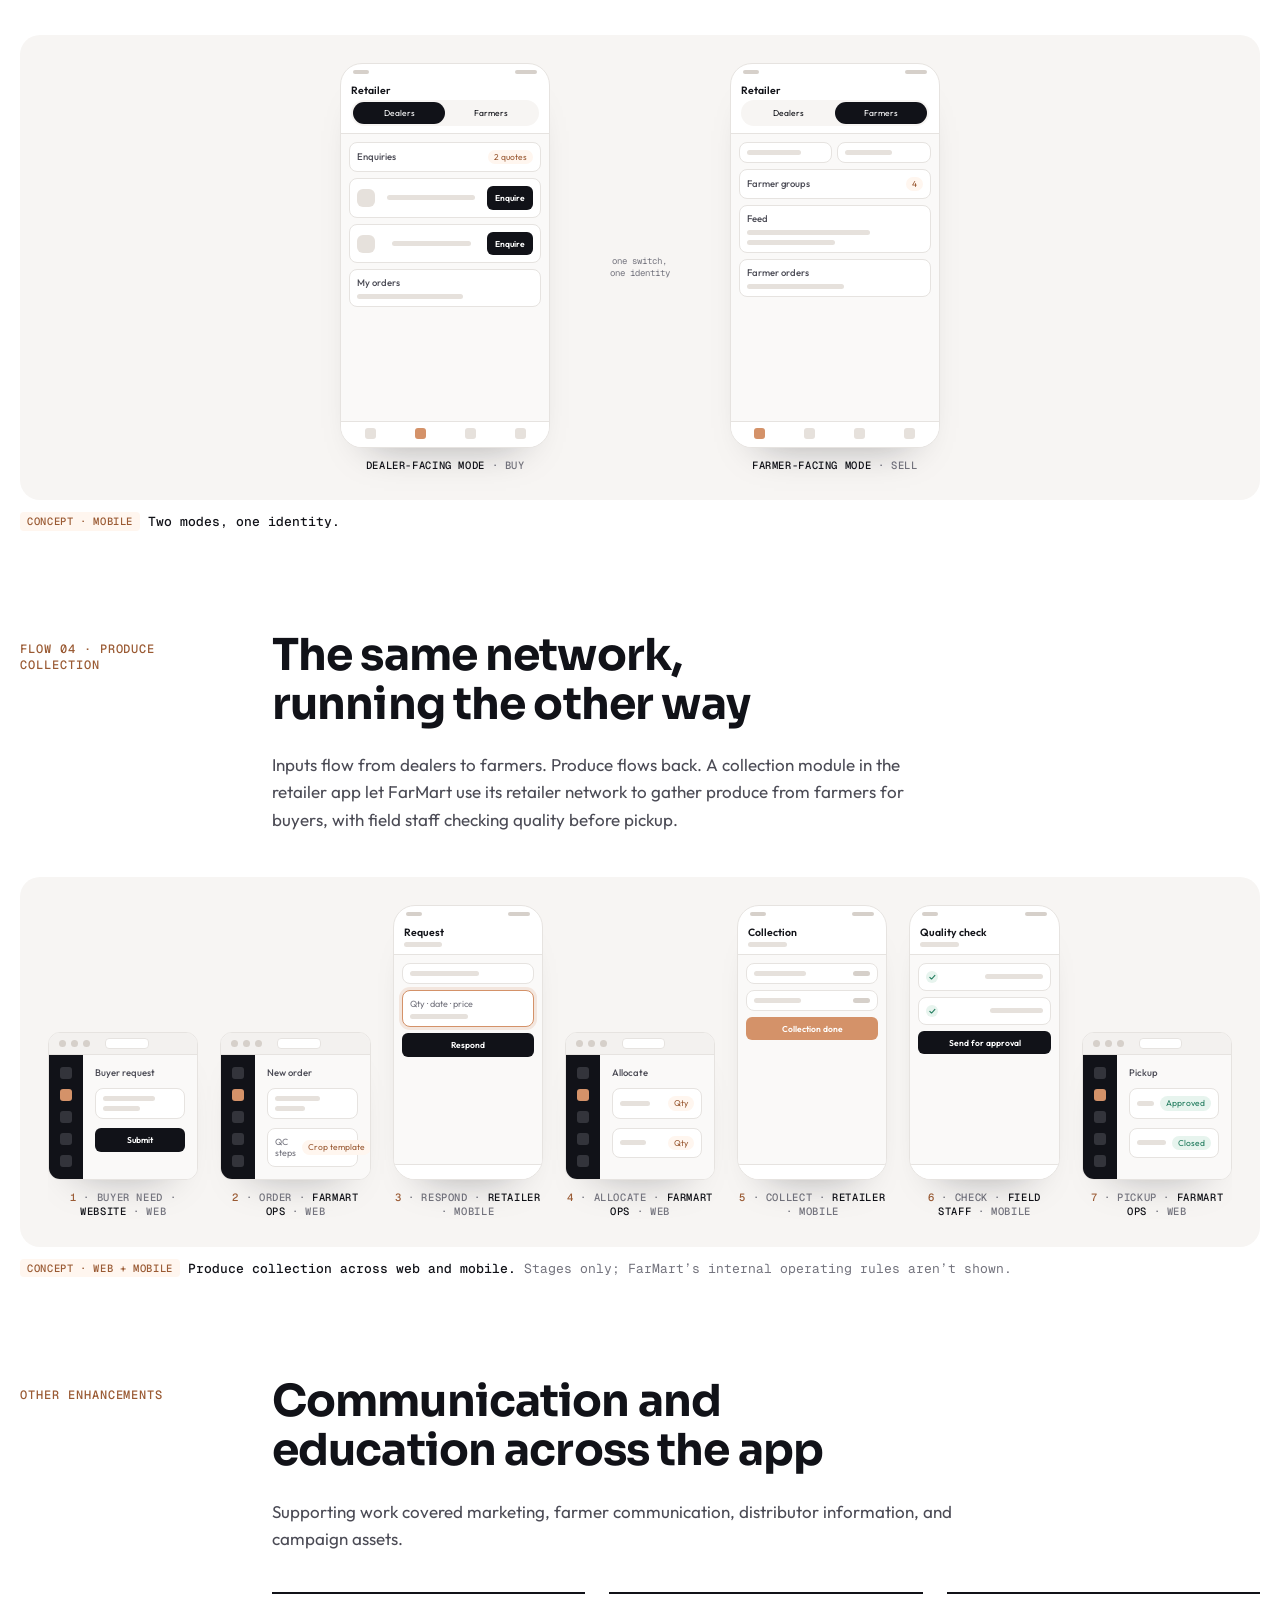
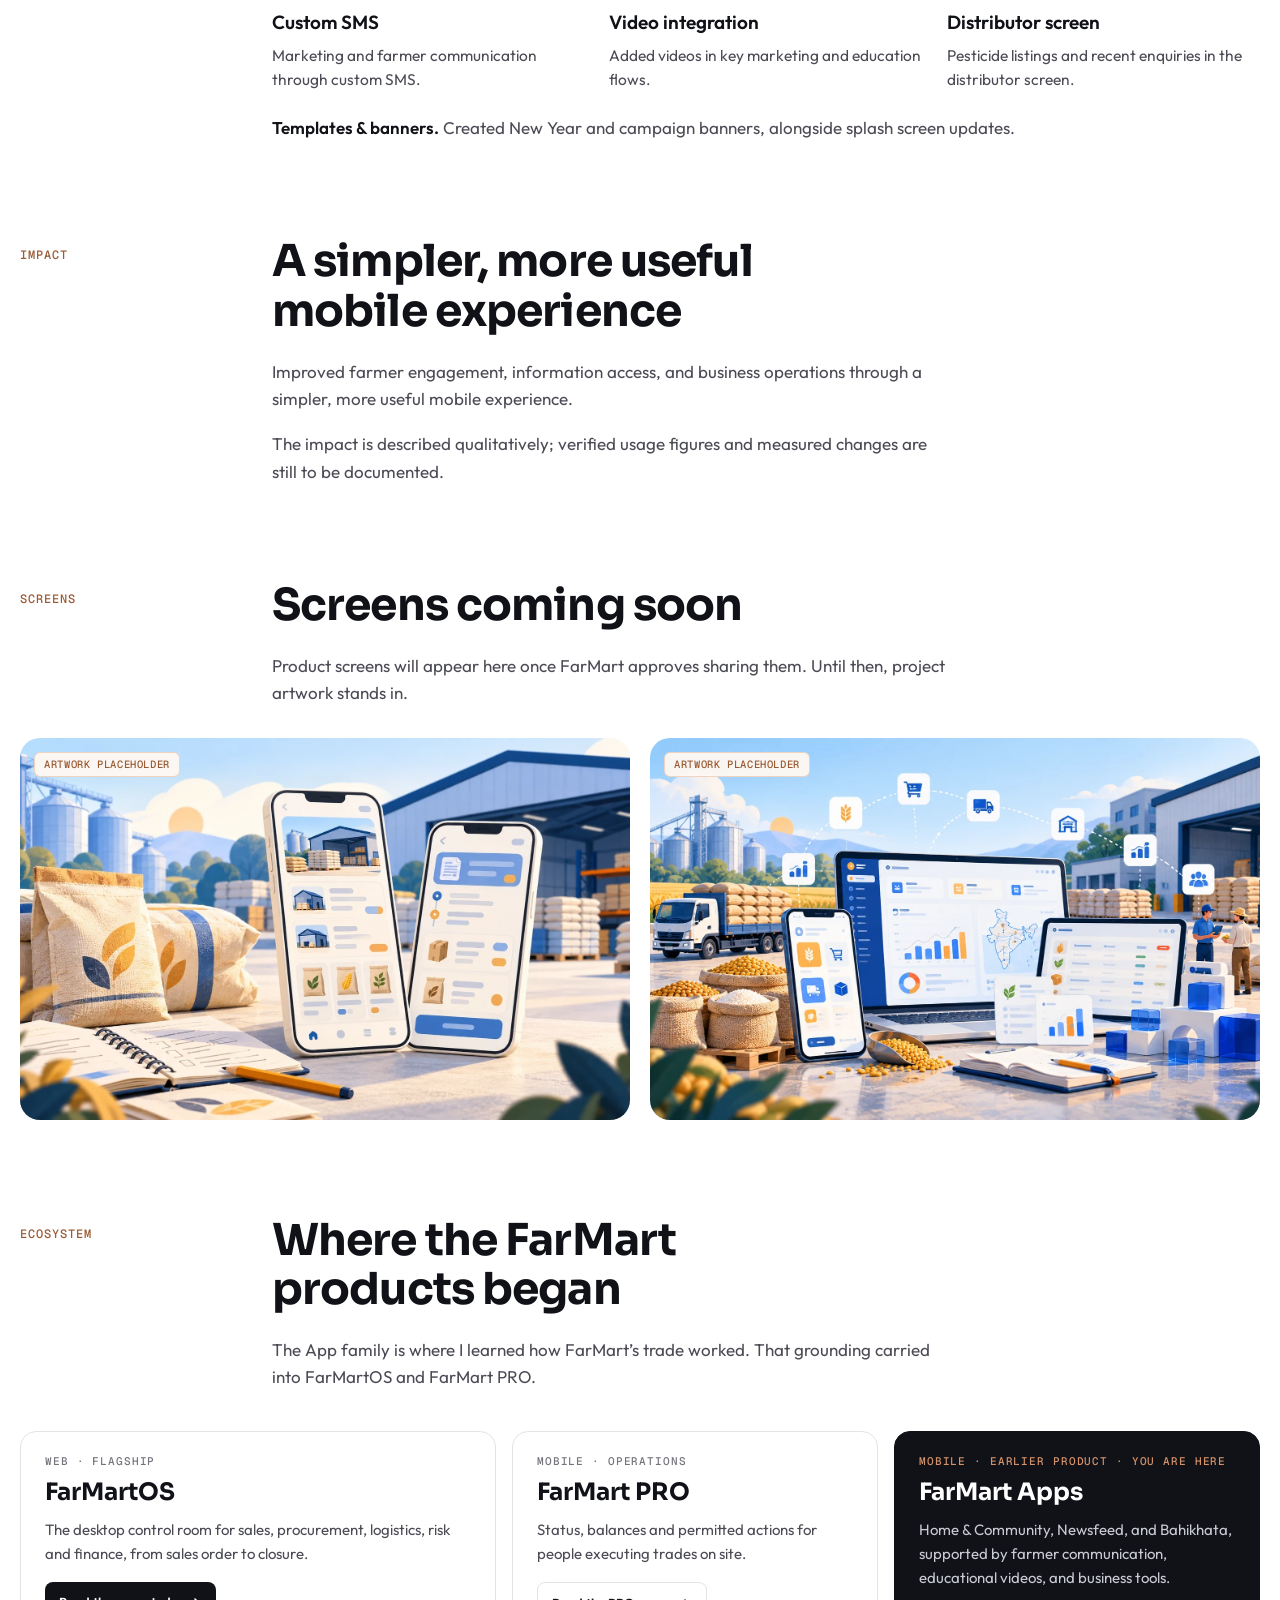
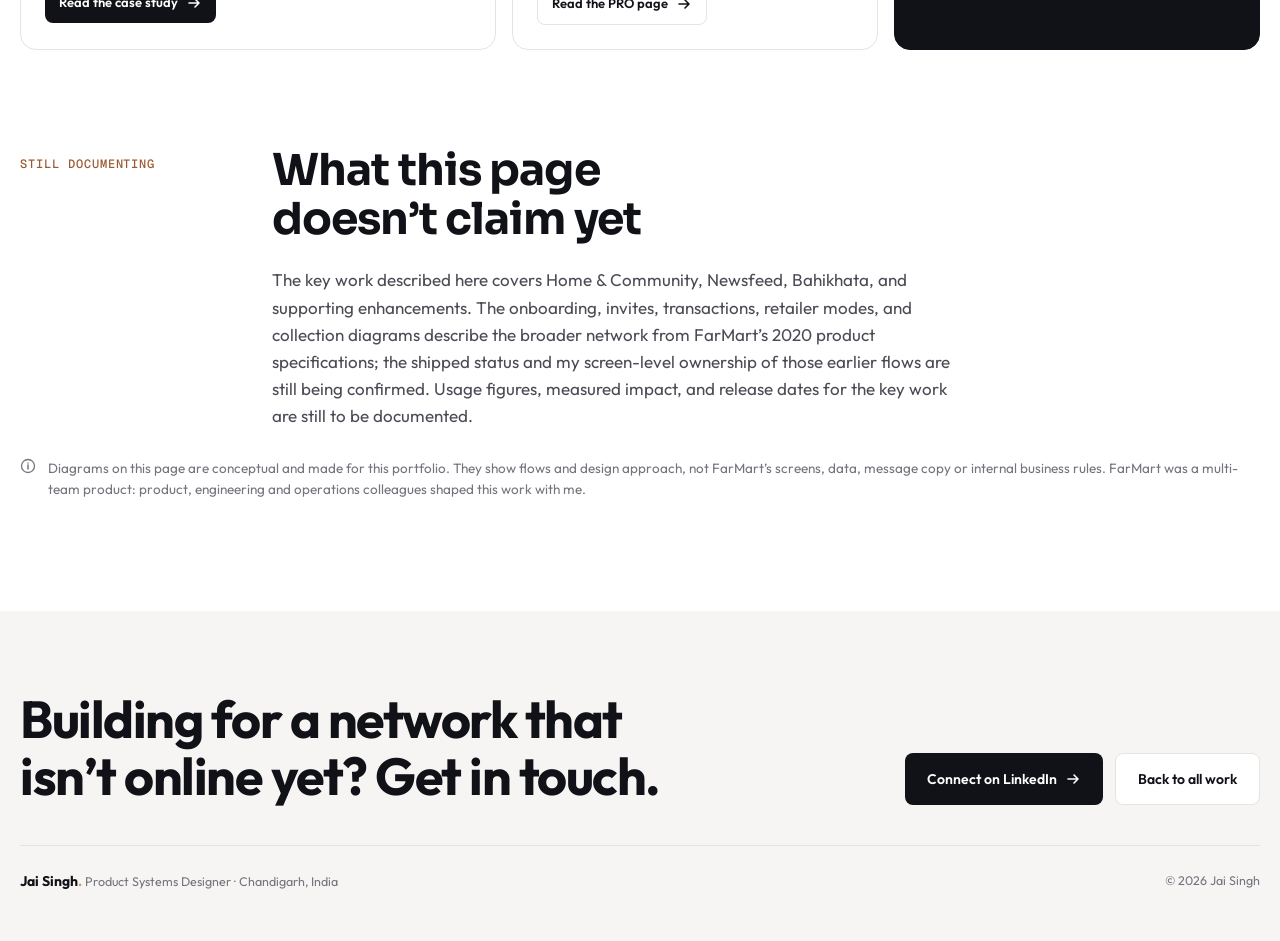
<file: farmart-app.html>
<!doctype html>
<html lang="en">
<head>
  <meta charset="utf-8">
  <meta name="viewport" content="width=device-width, initial-scale=1">
  <title>Page moved — Jai Singh</title>
  <link rel="canonical" href="case-studies/farmart-app.html">
  <script src="js/legacy-redirect.js" data-target="case-studies/farmart-app.html" defer></script>
</head>
<body>
  <p>This page has moved. <a id="redirect-link" href="case-studies/farmart-app.html">Continue to the portfolio page</a>.</p>
</body>
</html>
</file>
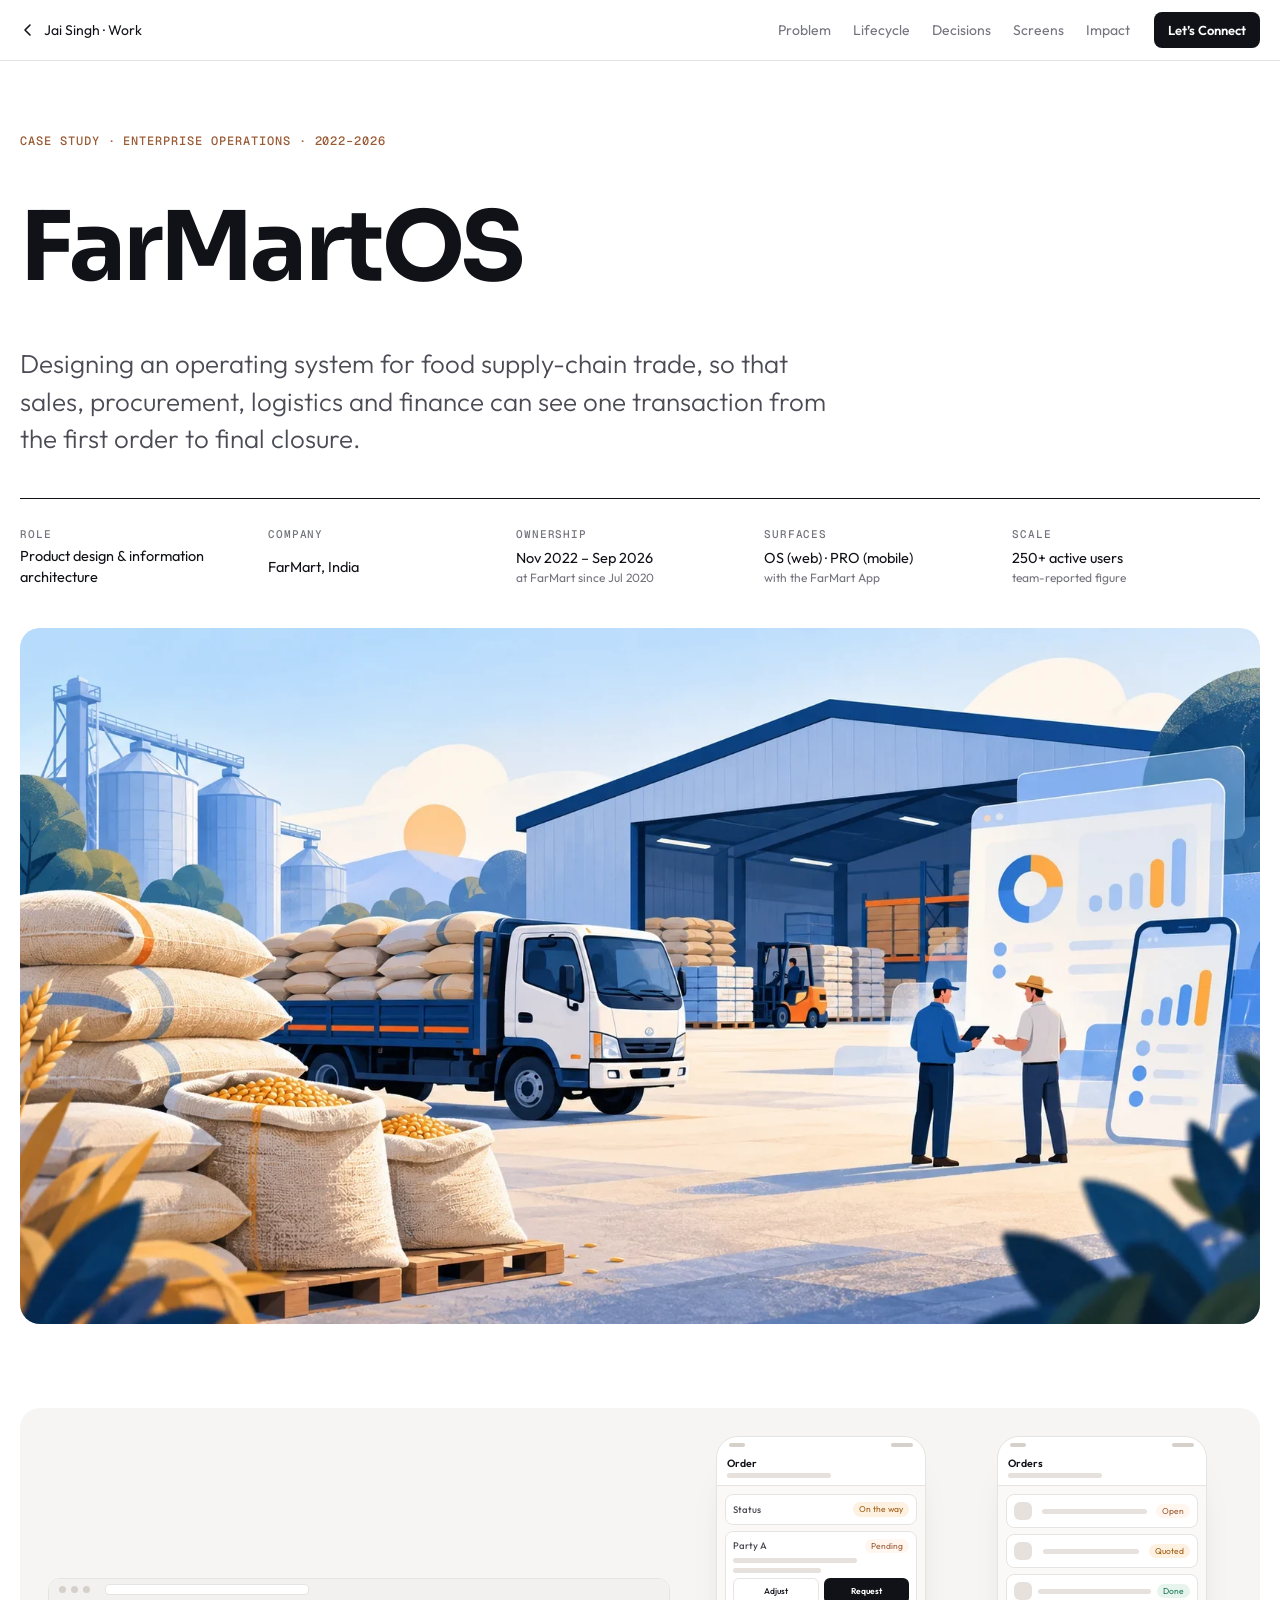
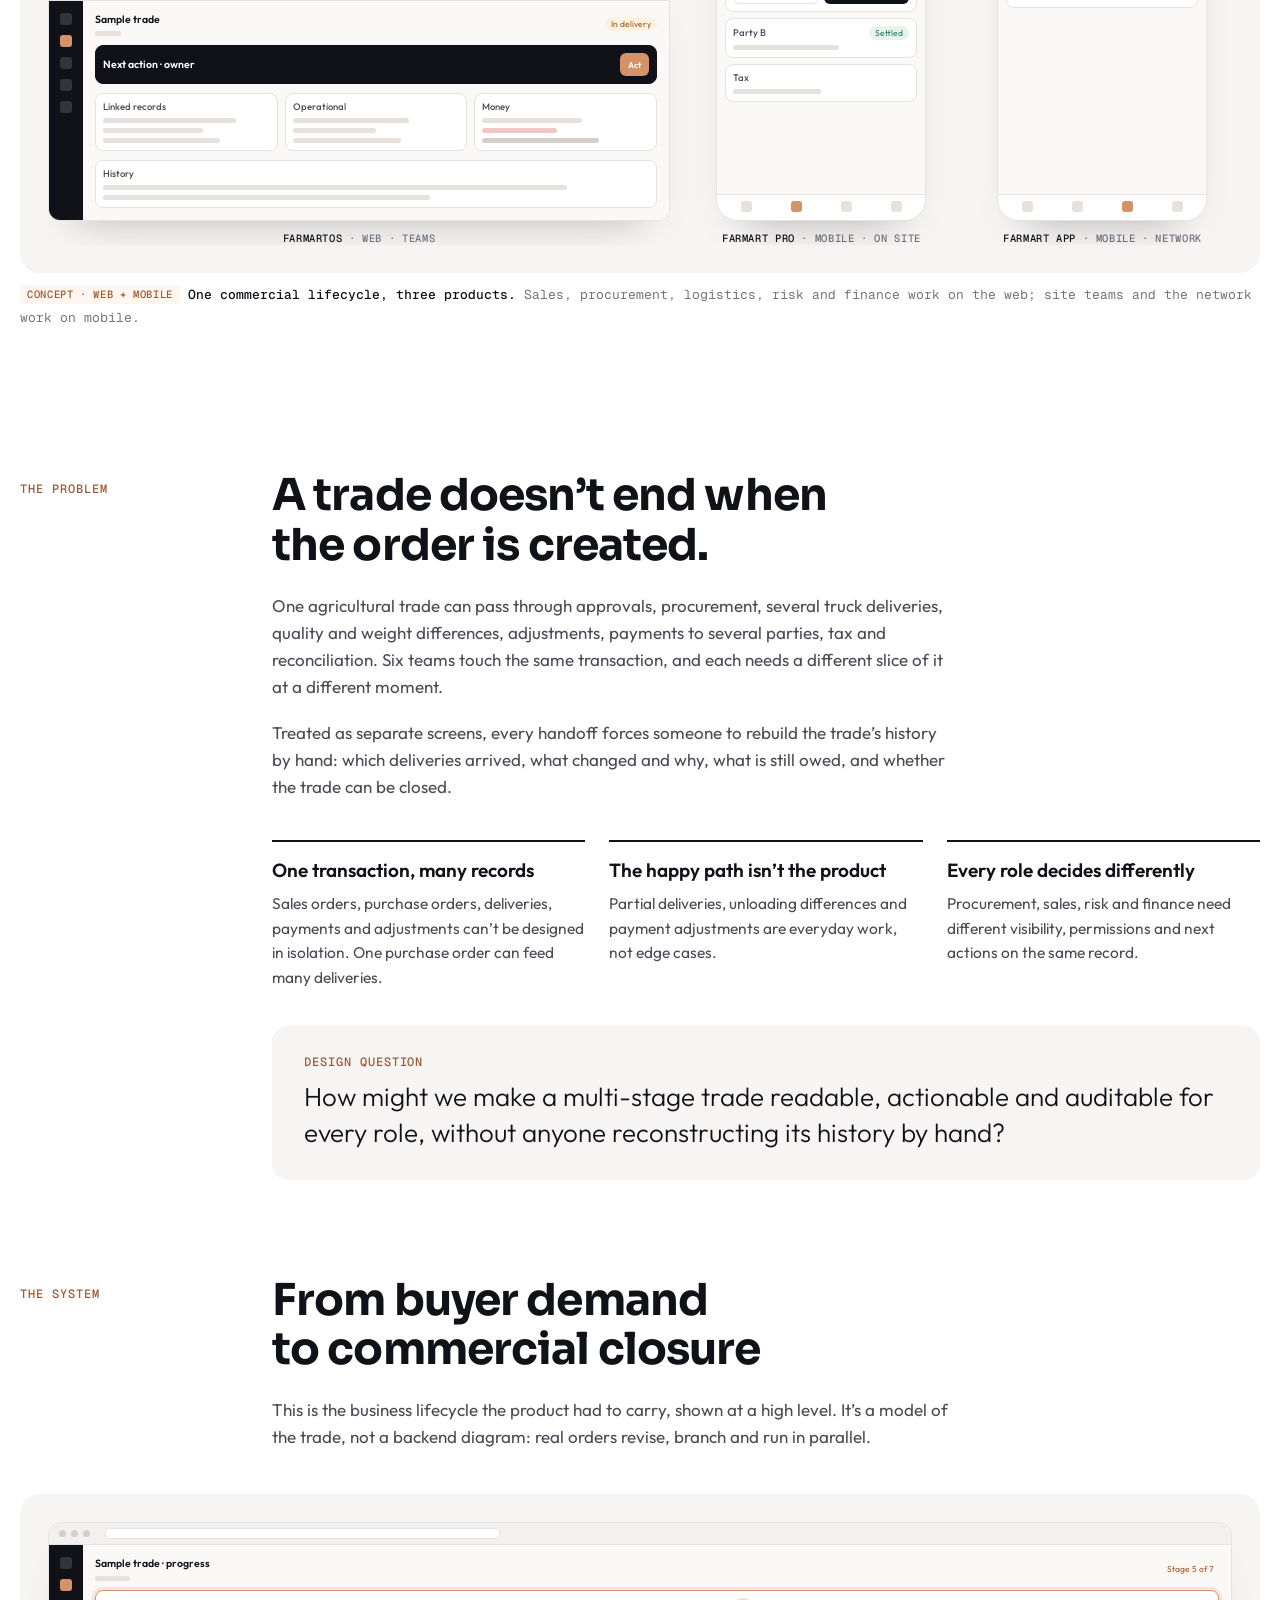
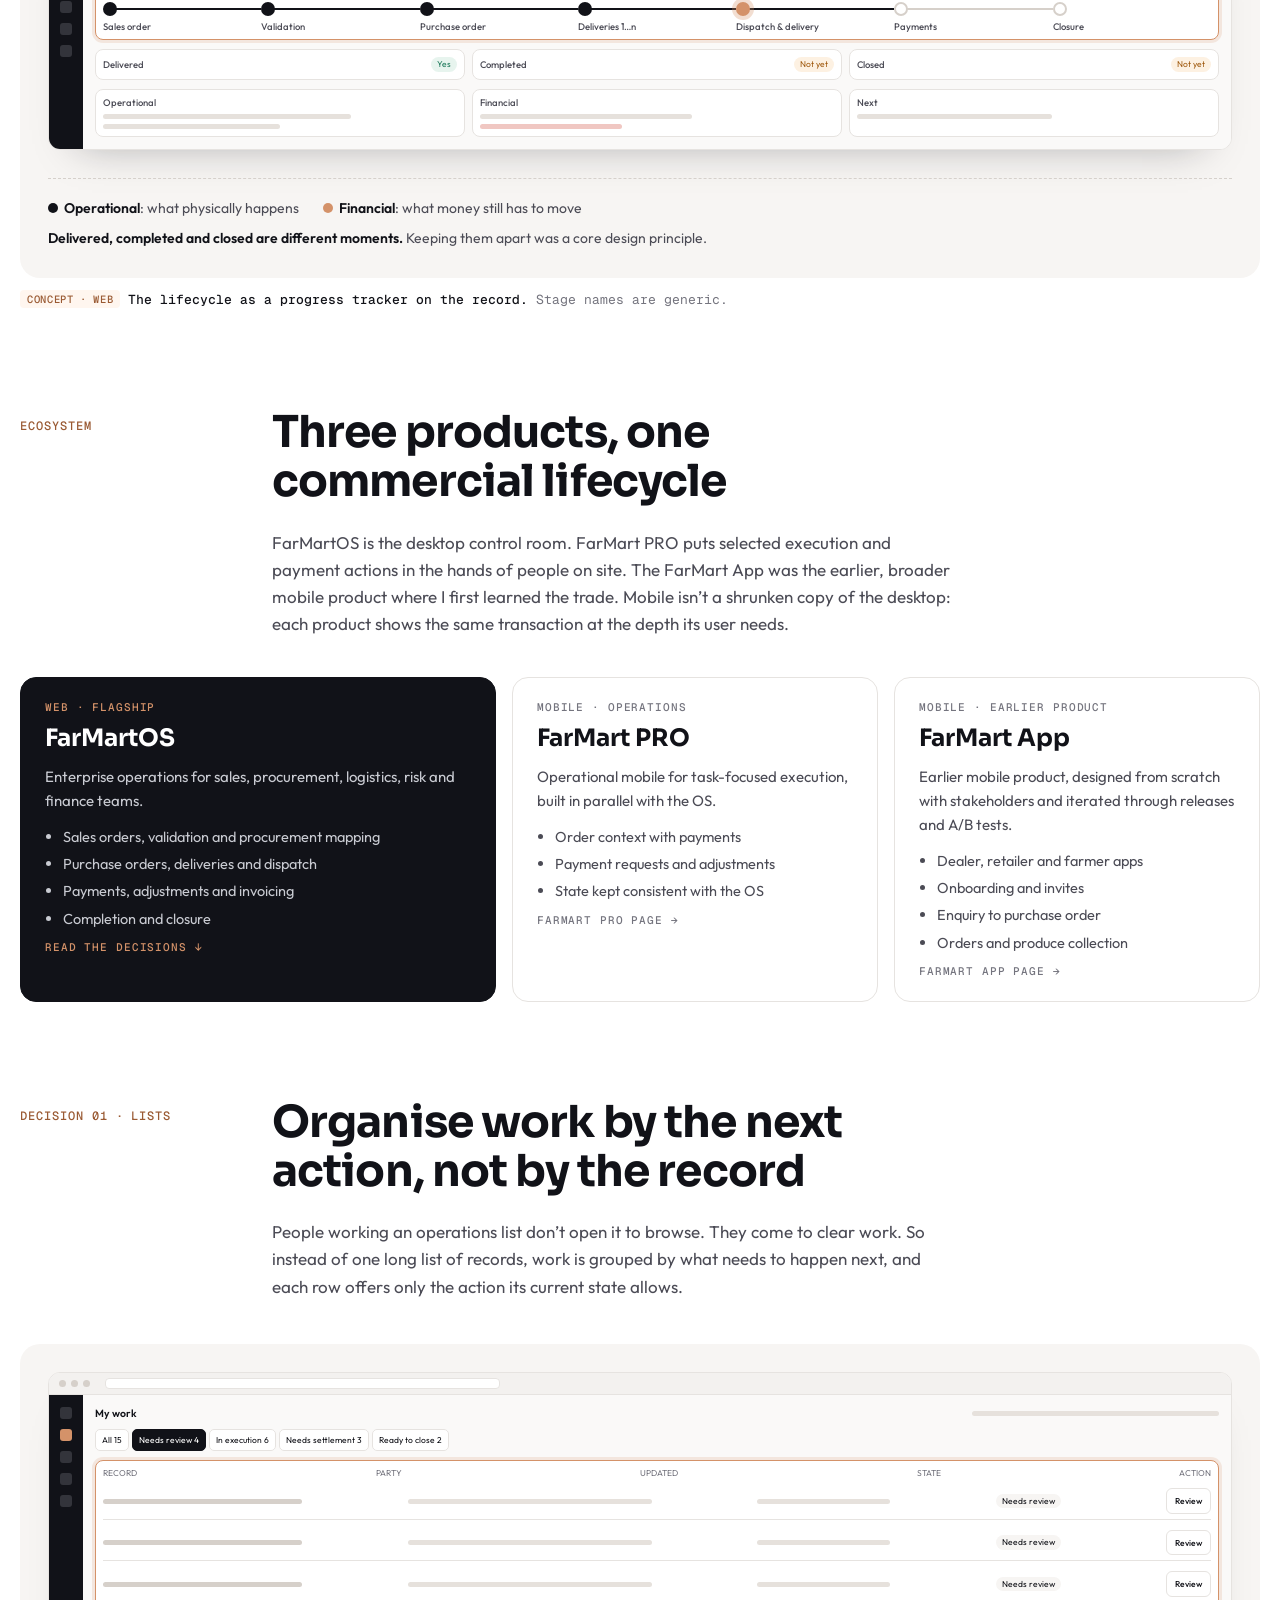
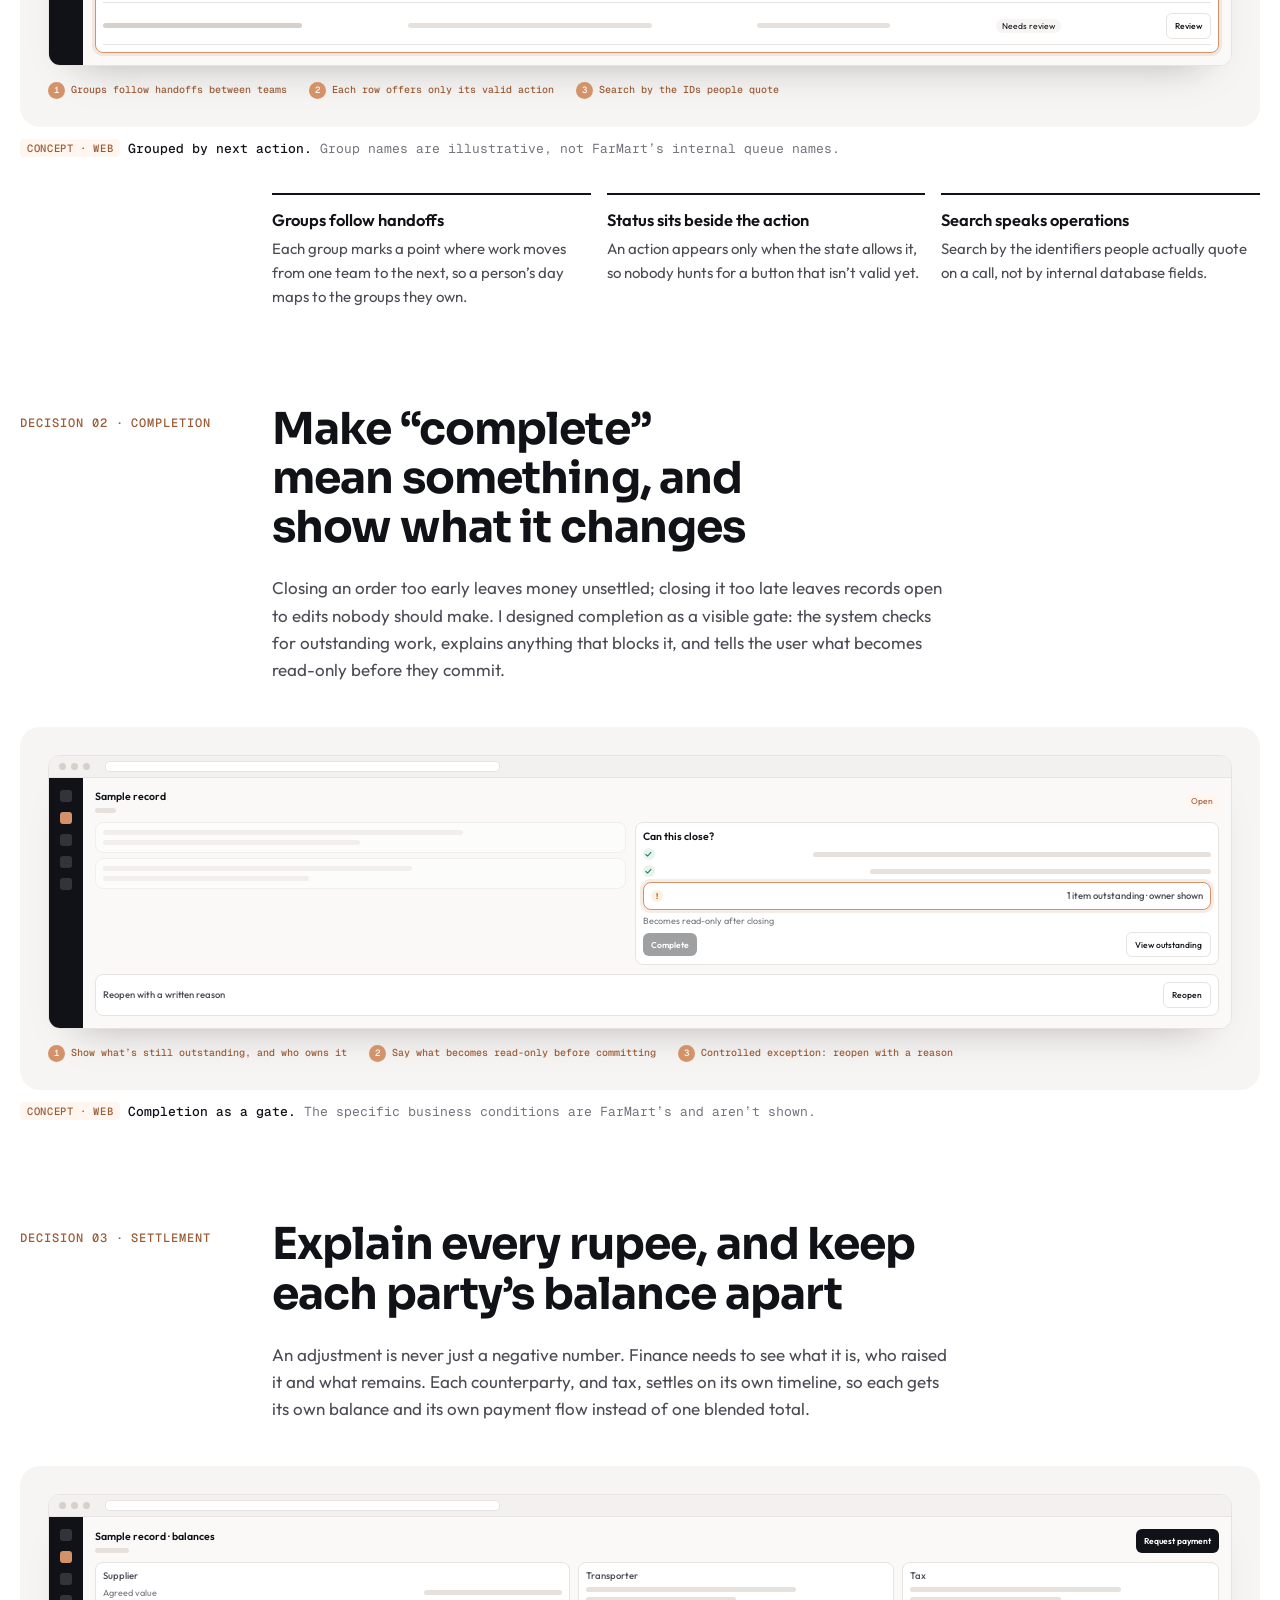
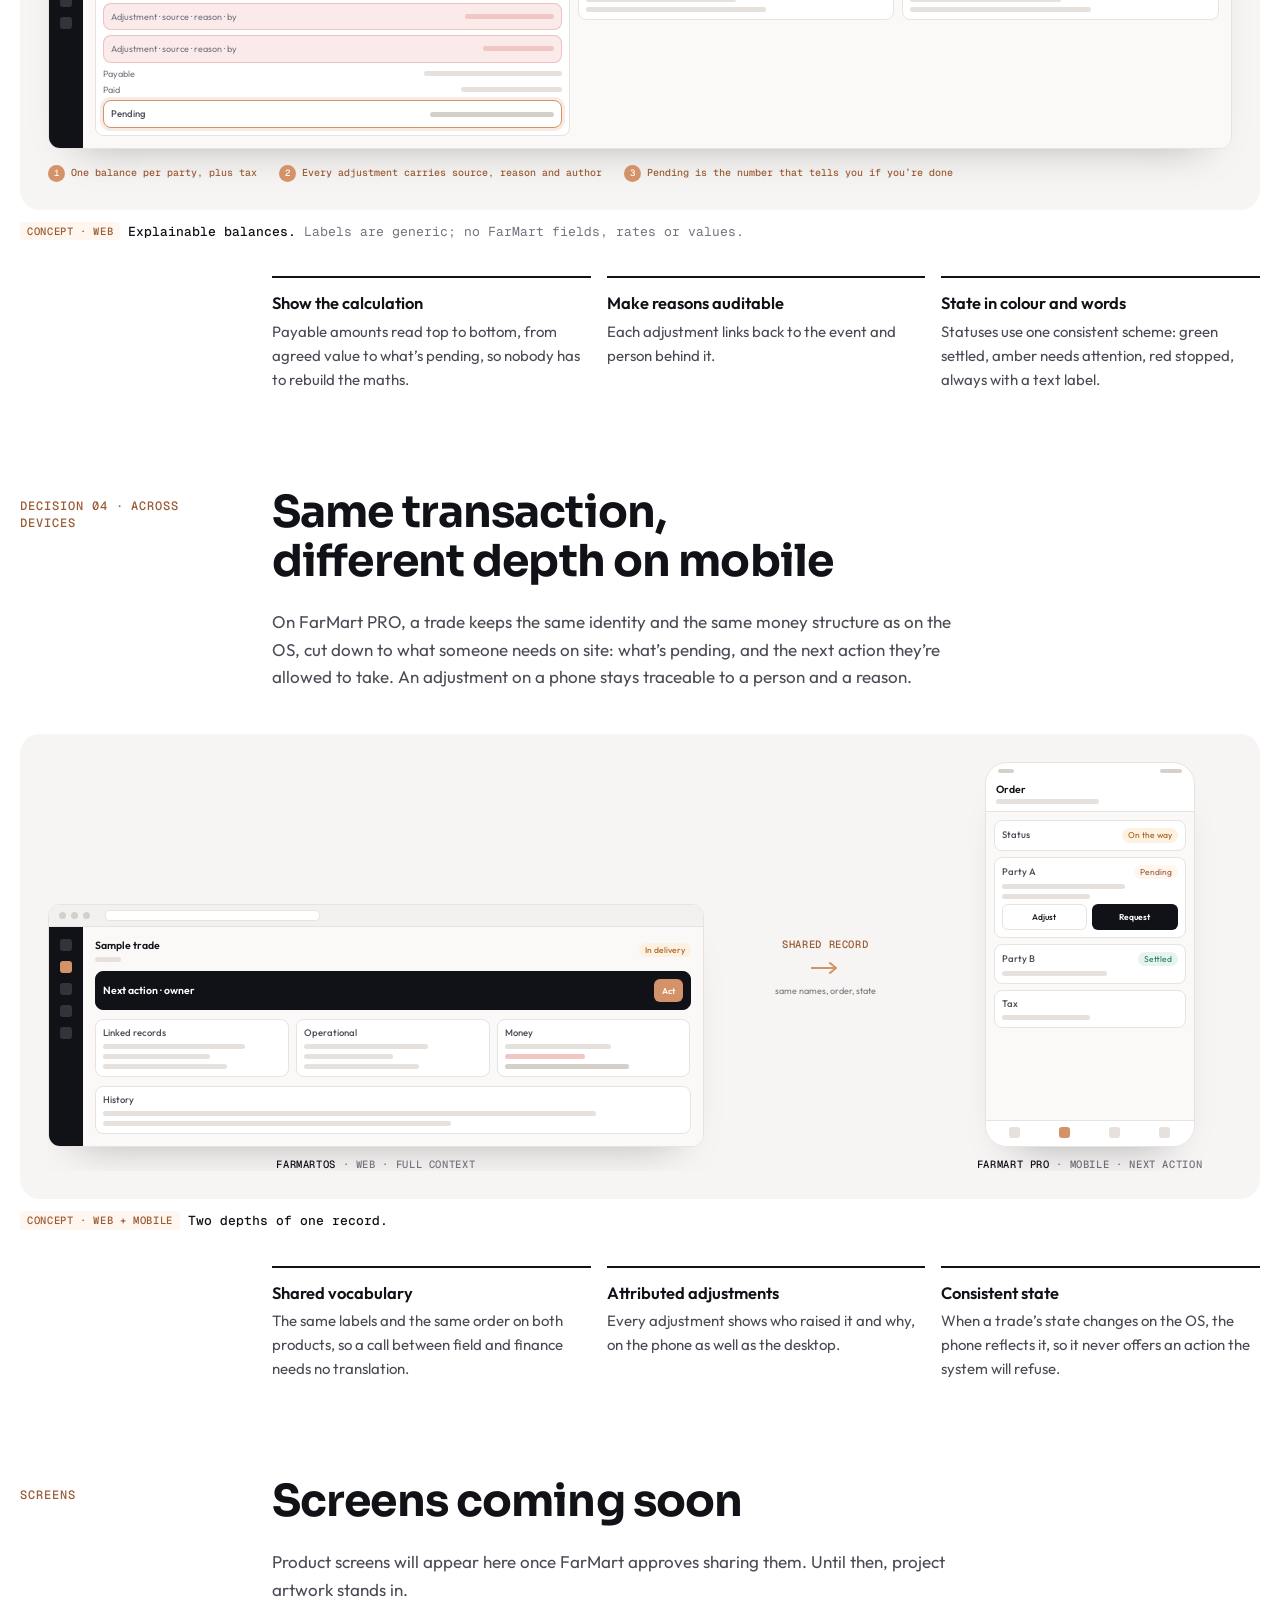
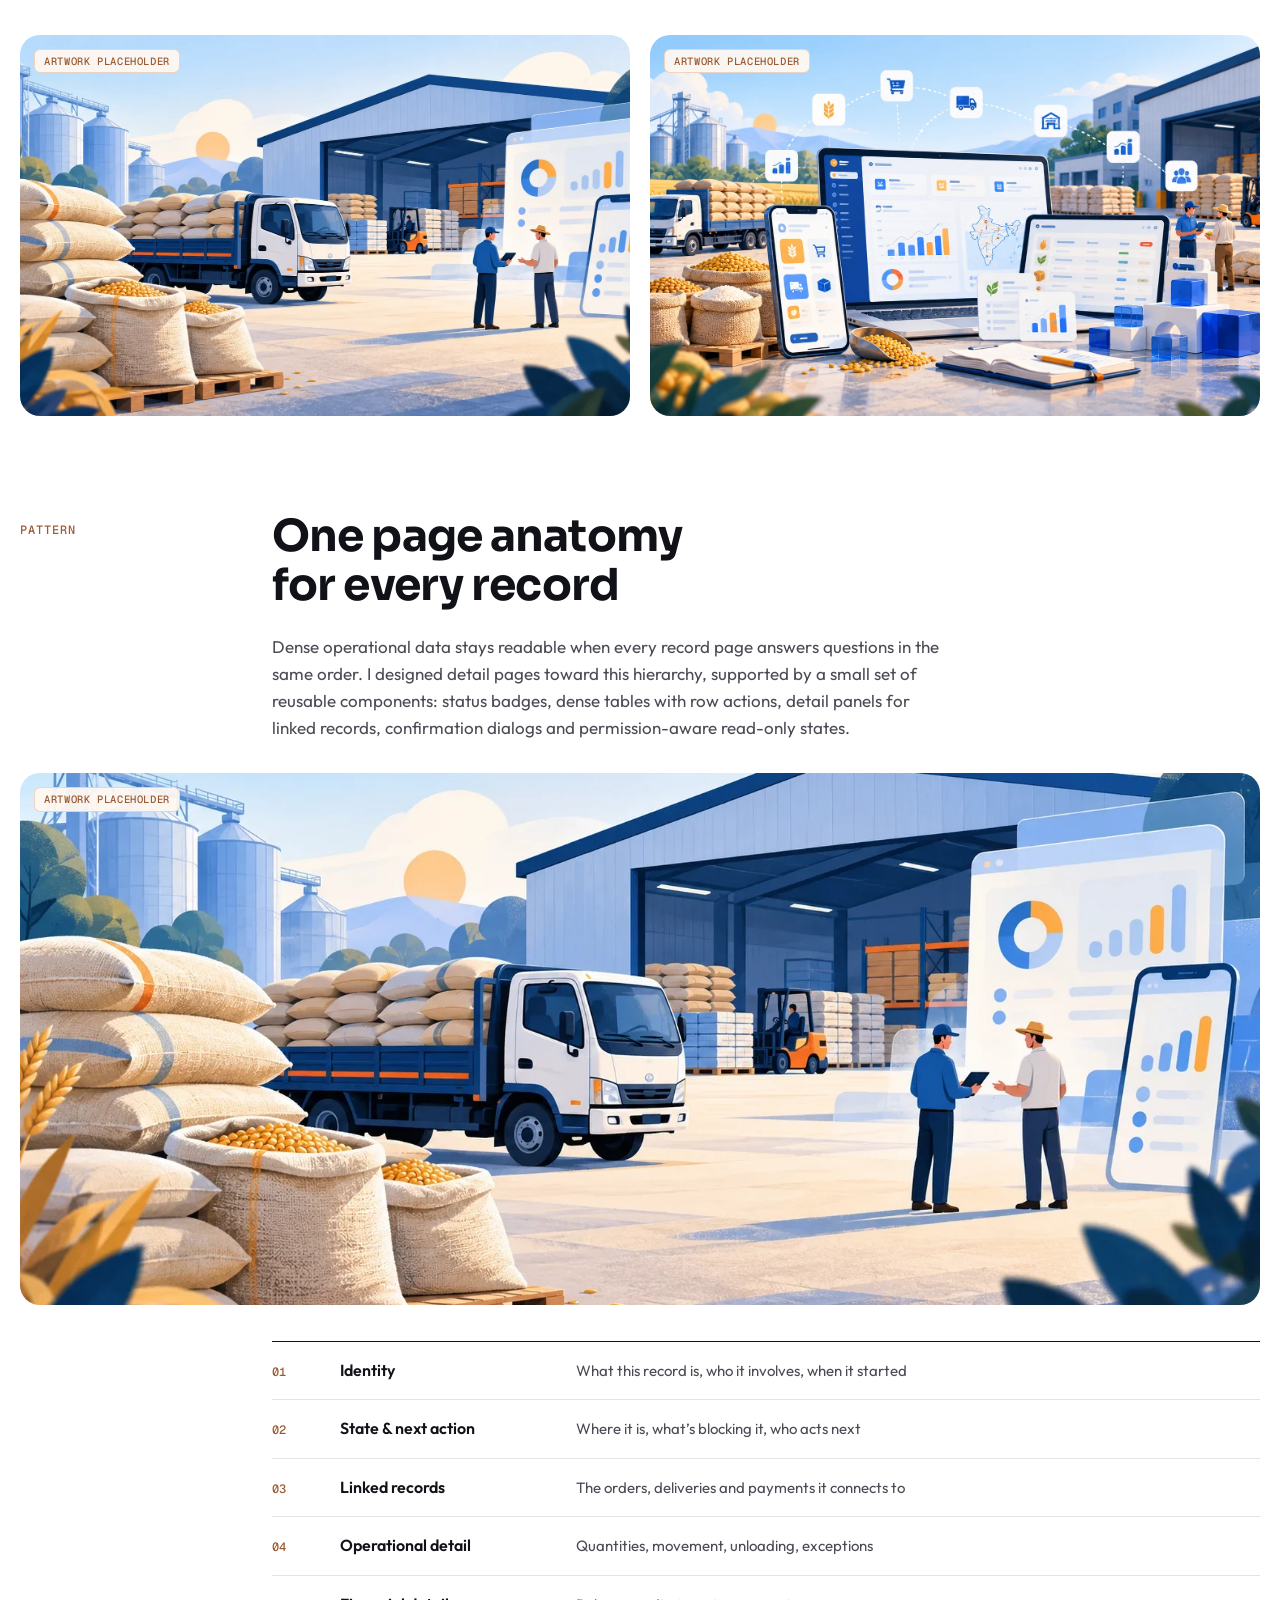
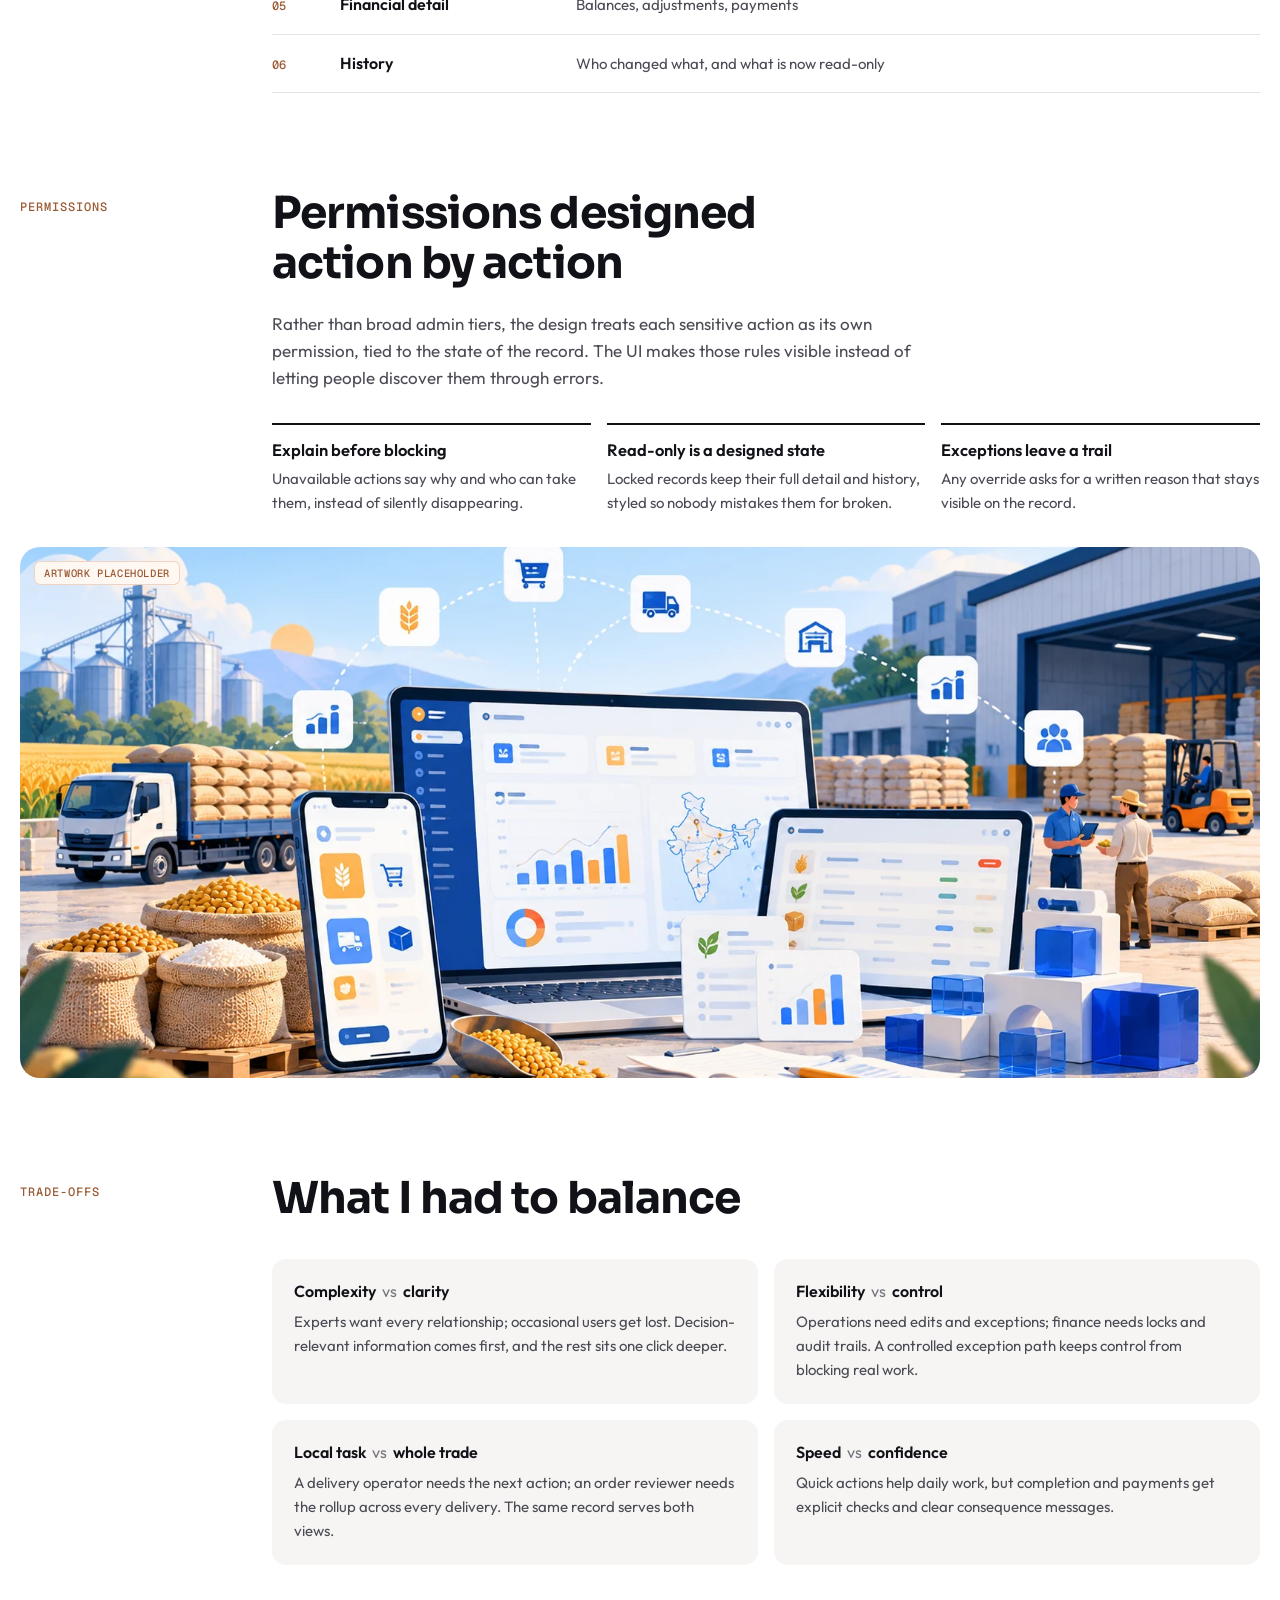
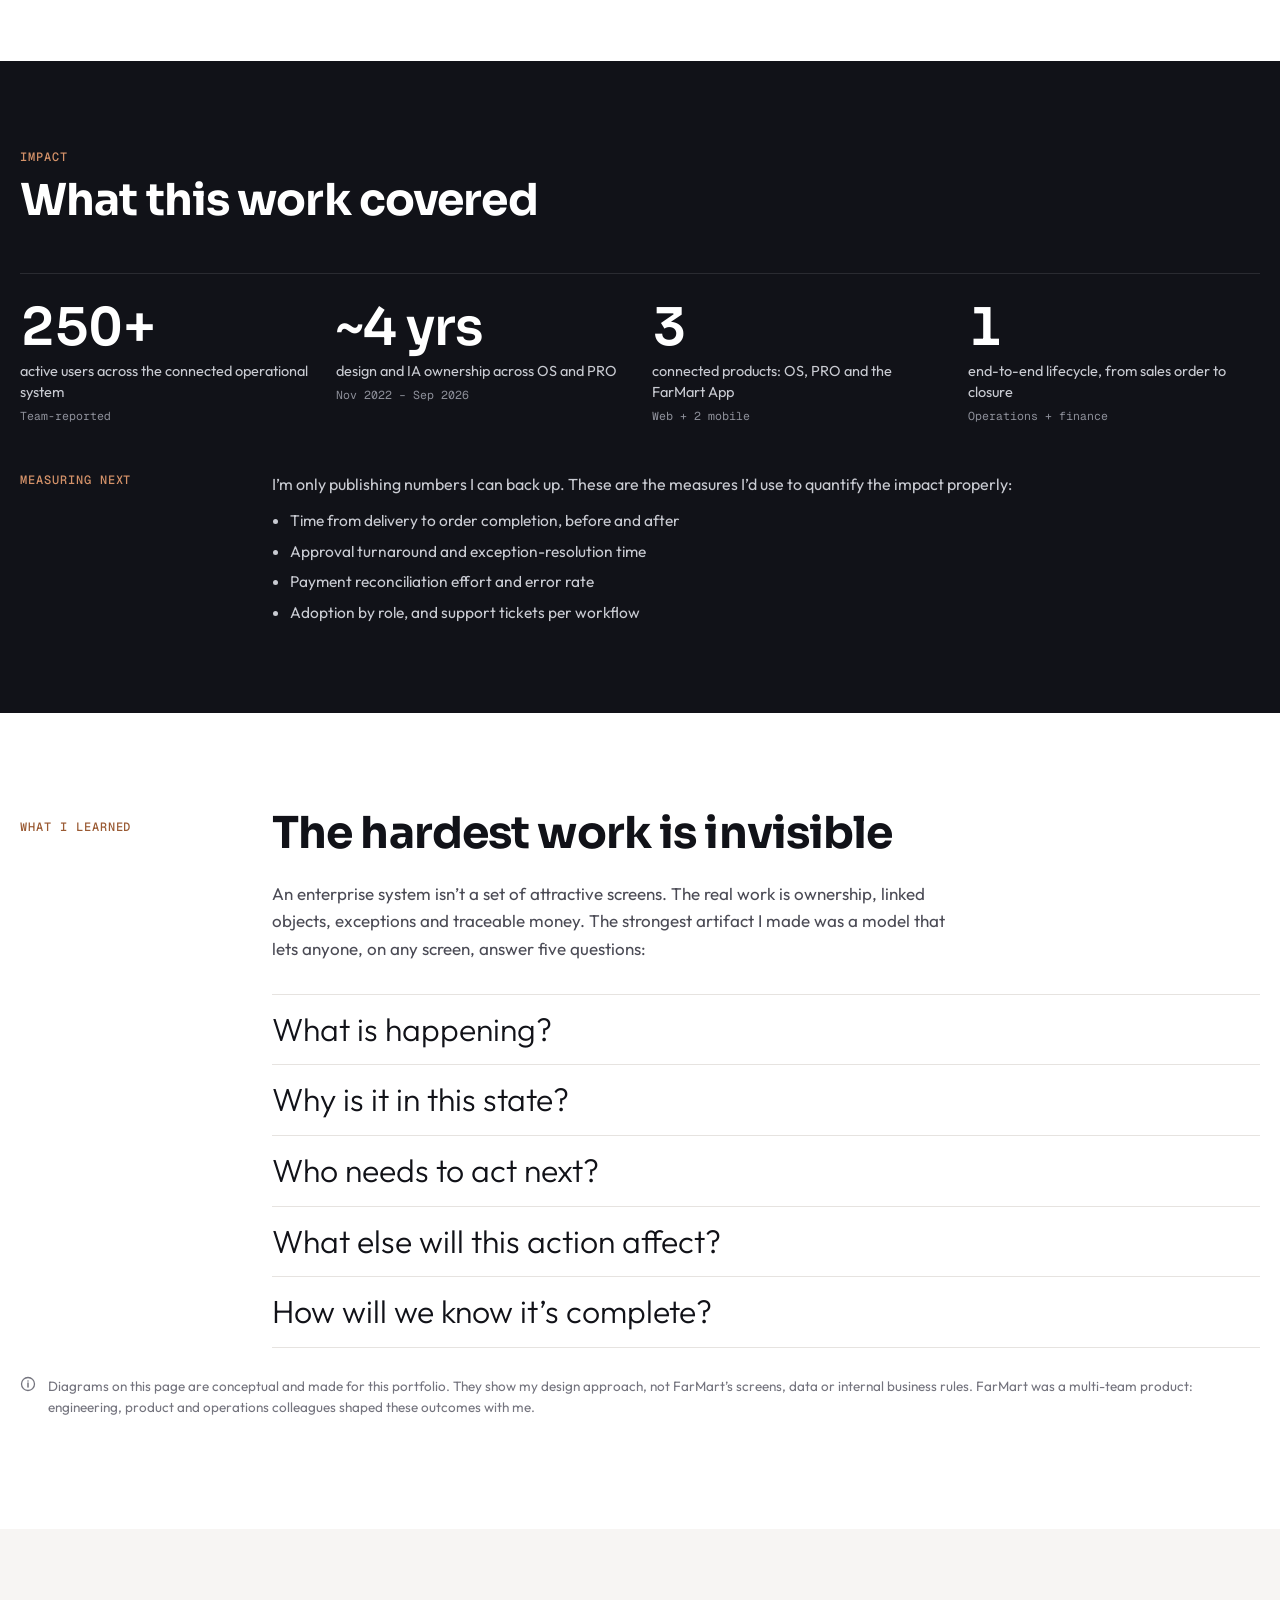
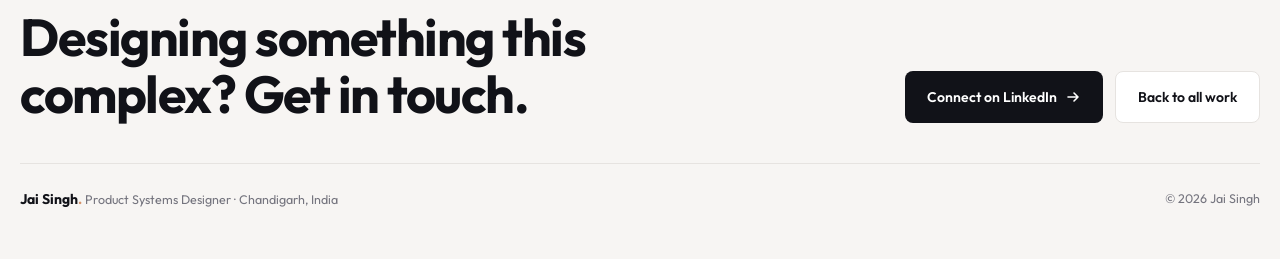
<file: farmart-os.html>
<!doctype html>
<html lang="en">
<head>
  <meta charset="utf-8">
  <meta name="viewport" content="width=device-width, initial-scale=1">
  <title>Page moved — Jai Singh</title>
  <link rel="canonical" href="case-studies/farmart-os.html">
  <script src="js/legacy-redirect.js" data-target="case-studies/farmart-os.html" defer></script>
</head>
<body>
  <p>This page has moved. <a id="redirect-link" href="case-studies/farmart-os.html">Continue to the portfolio page</a>.</p>
</body>
</html>
</file>
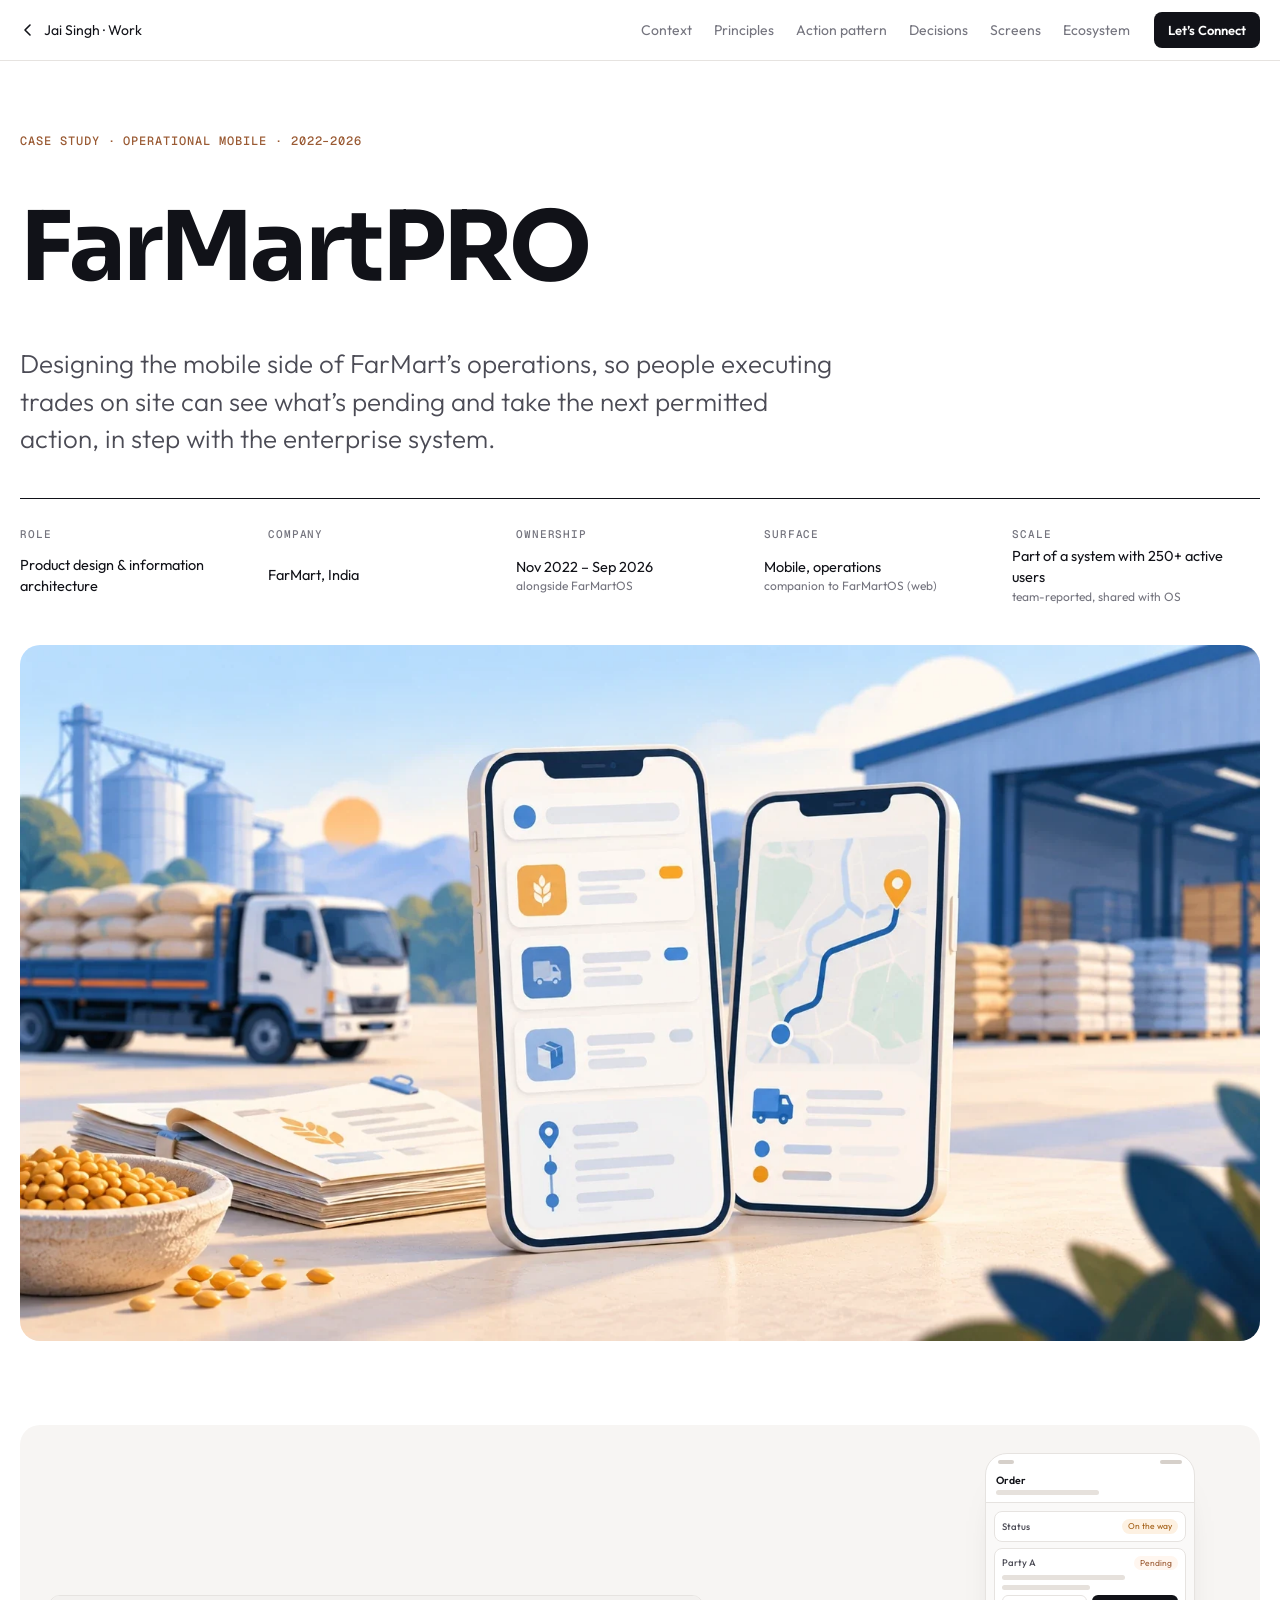
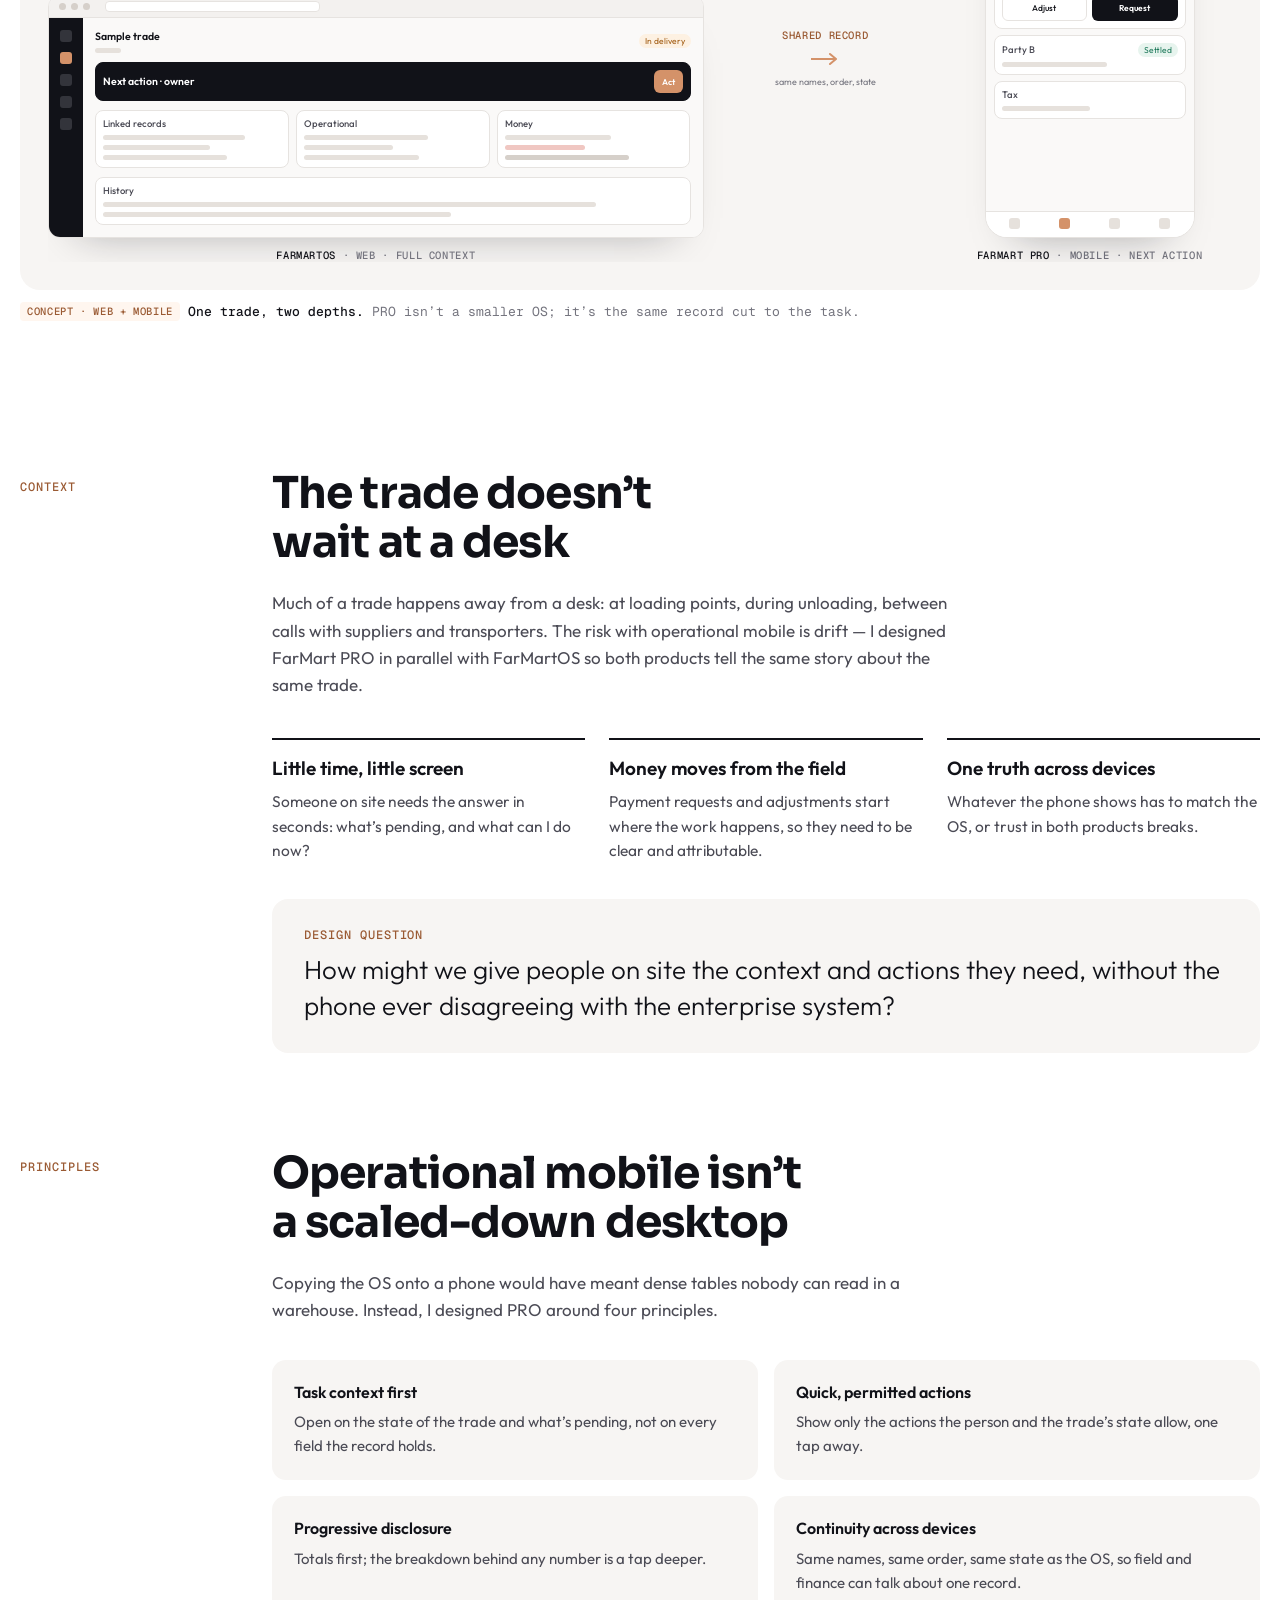
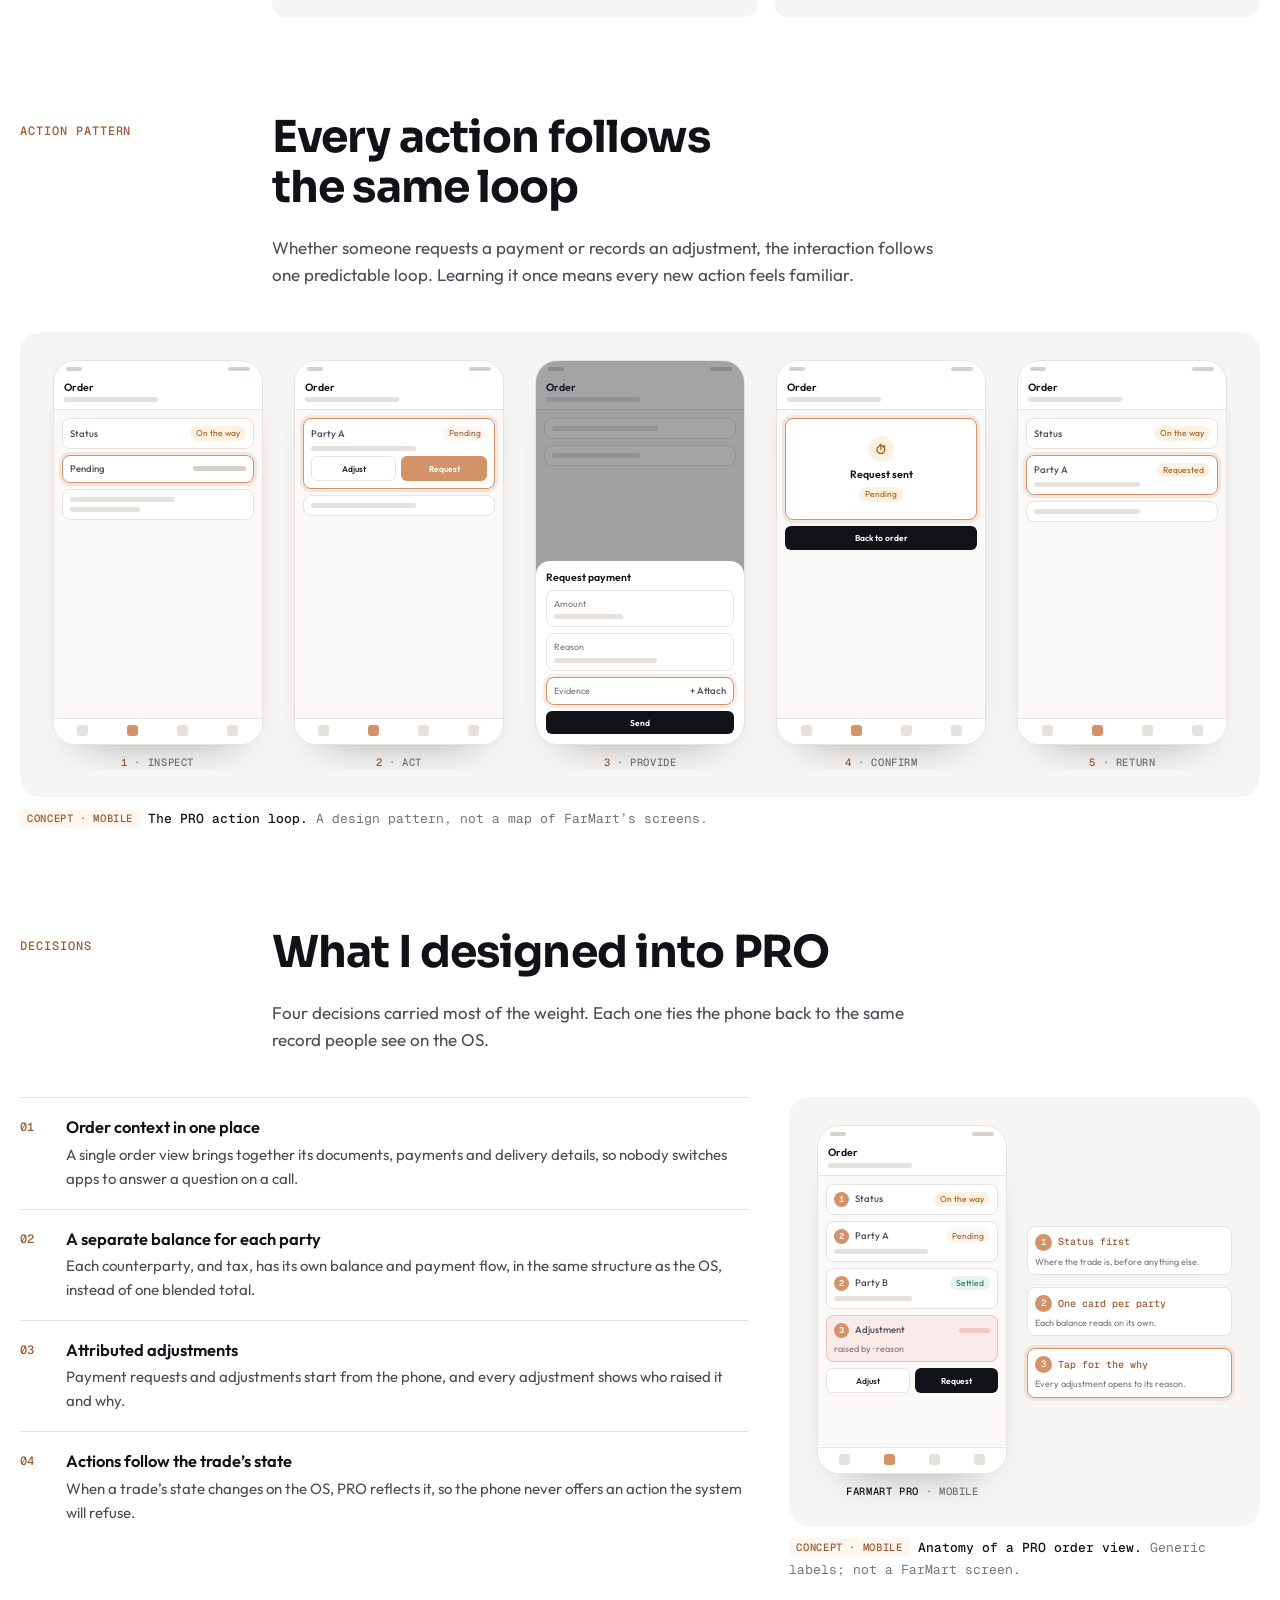
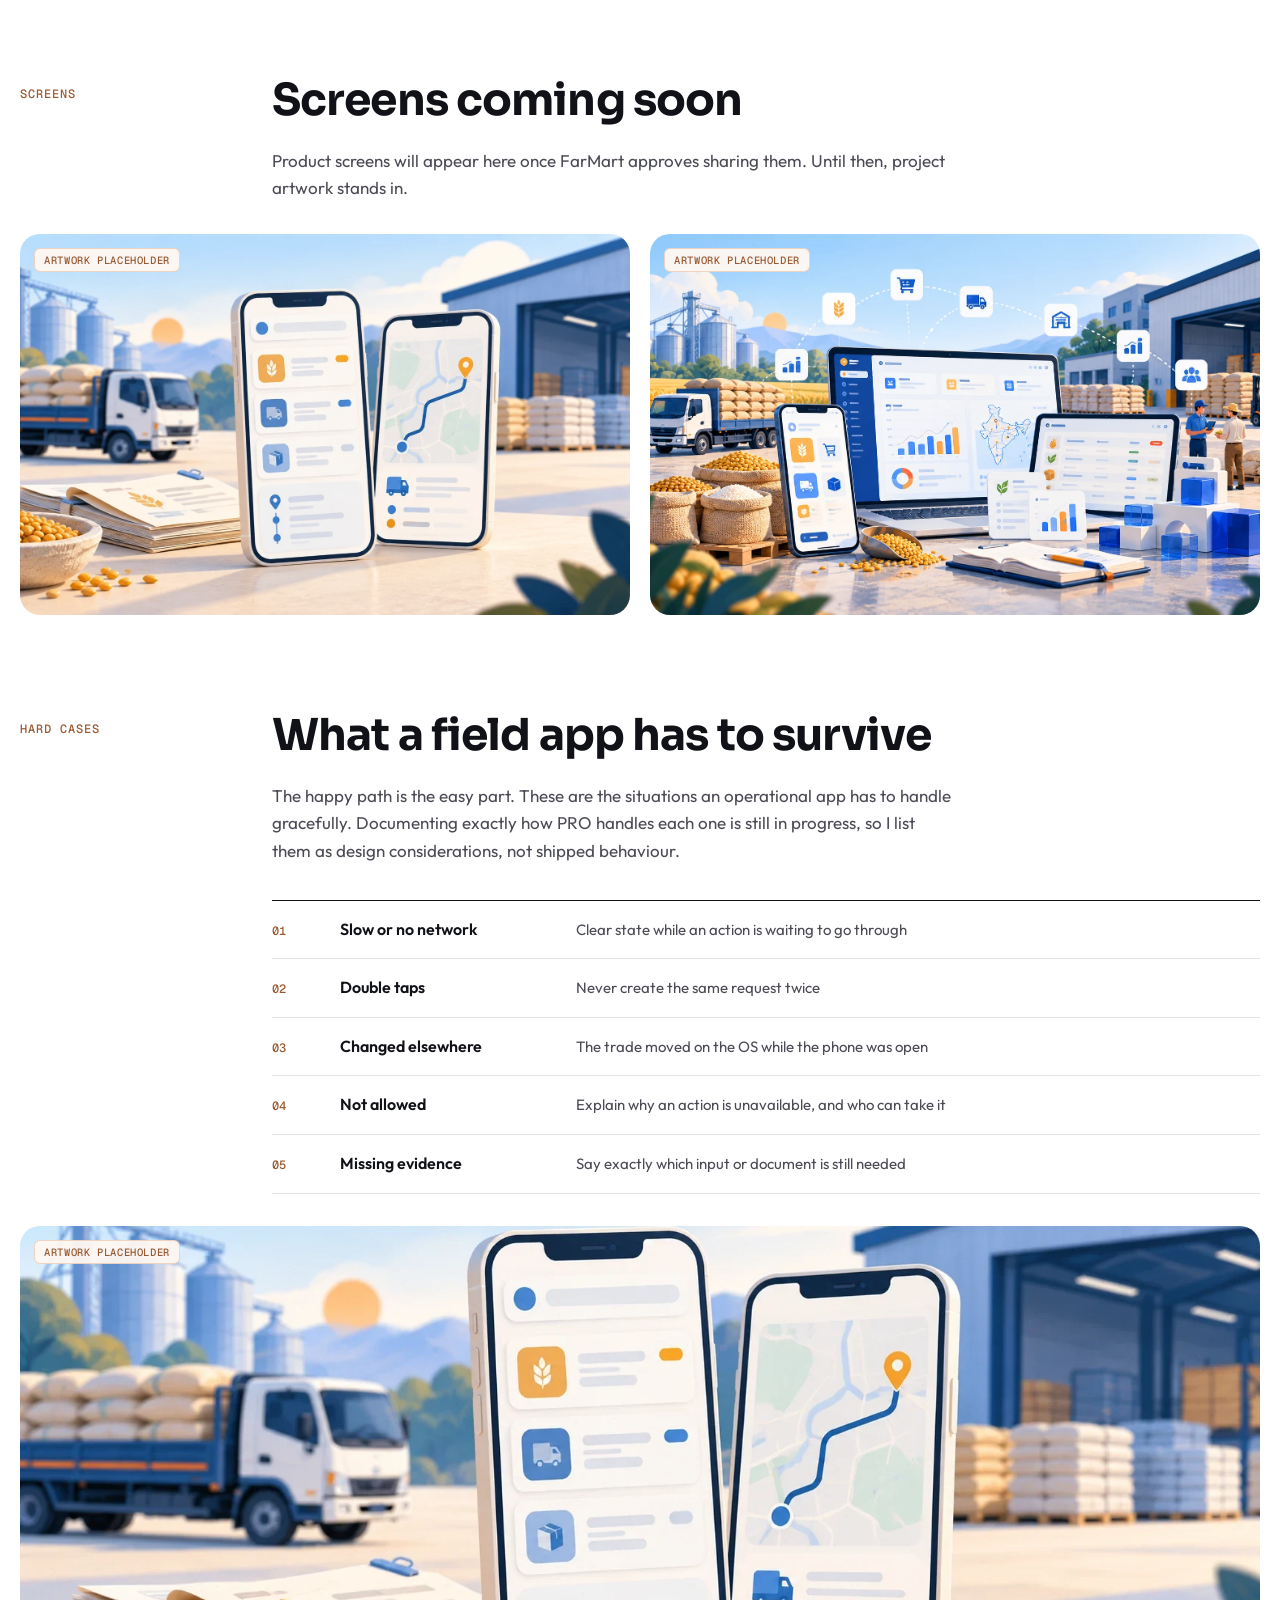
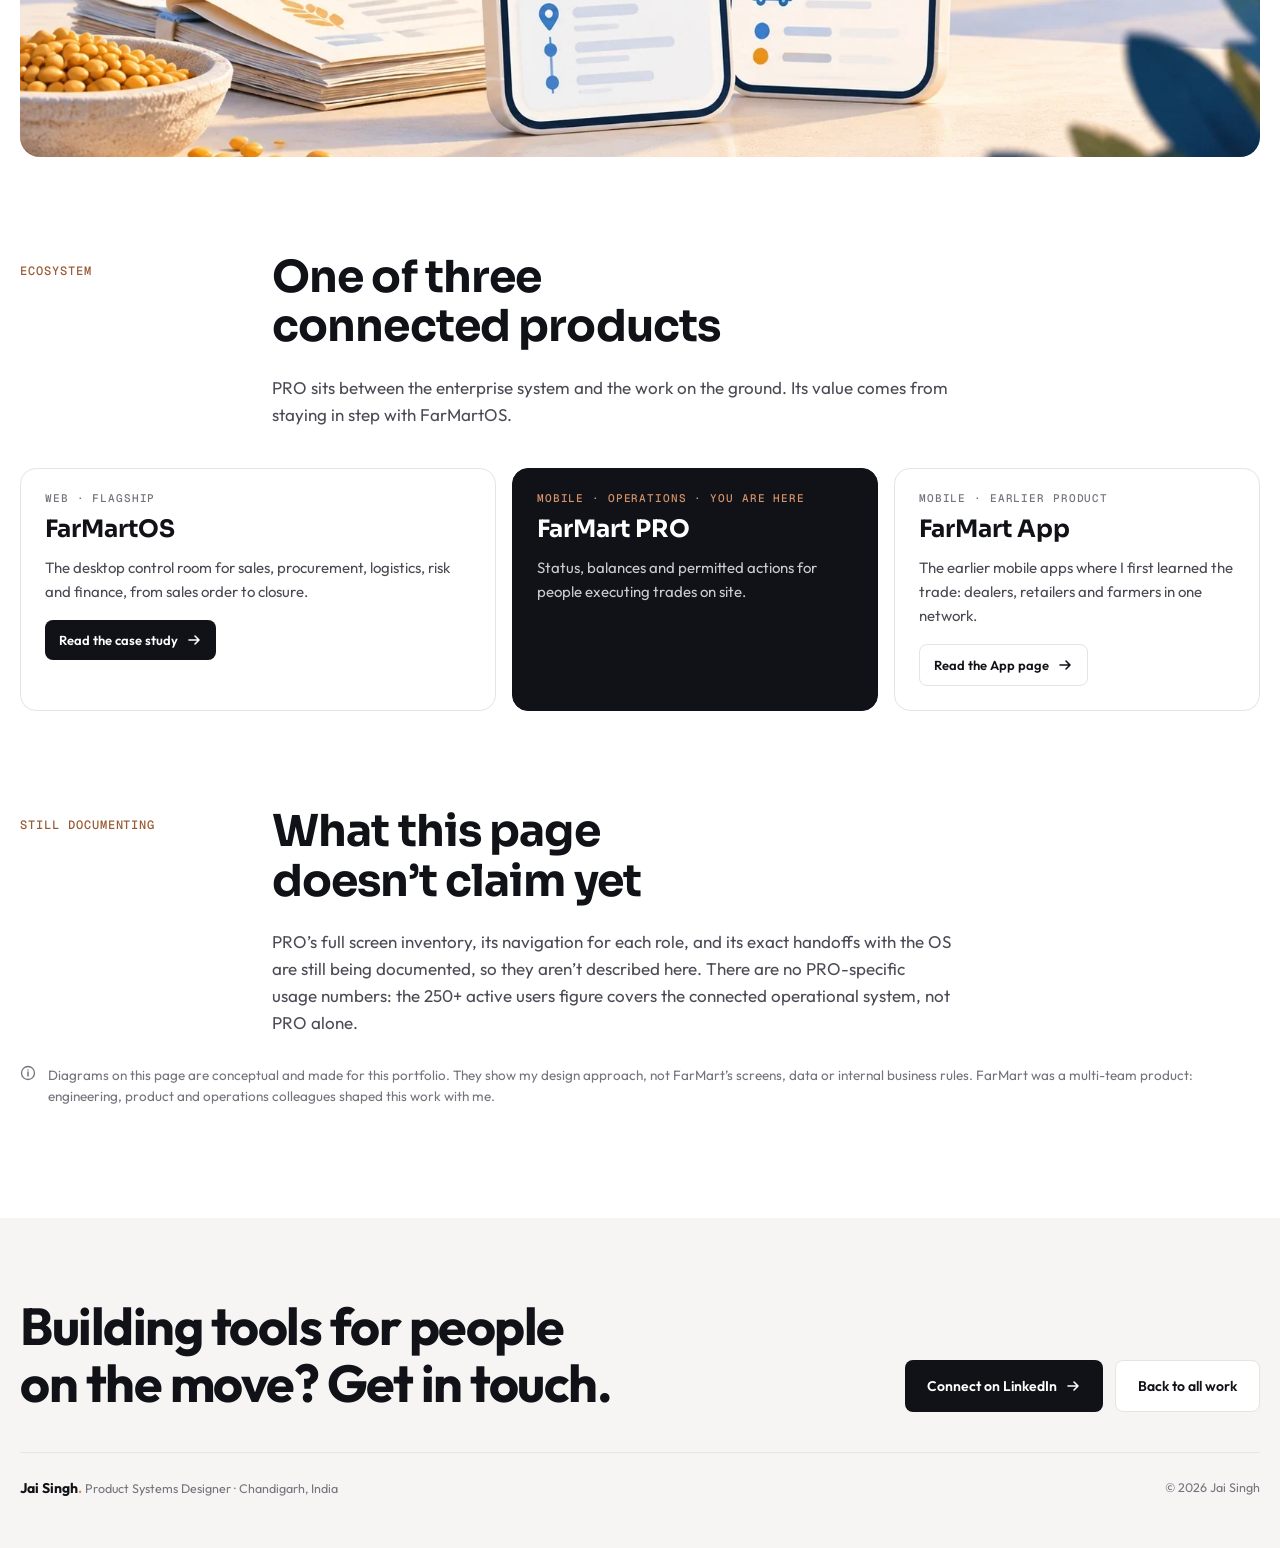
<file: farmart-pro.html>
<!doctype html>
<html lang="en">
<head>
  <meta charset="utf-8">
  <meta name="viewport" content="width=device-width, initial-scale=1">
  <title>Page moved — Jai Singh</title>
  <link rel="canonical" href="case-studies/farmart-pro.html">
  <script src="js/legacy-redirect.js" data-target="case-studies/farmart-pro.html" defer></script>
</head>
<body>
  <p>This page has moved. <a id="redirect-link" href="case-studies/farmart-pro.html">Continue to the portfolio page</a>.</p>
</body>
</html>
</file>
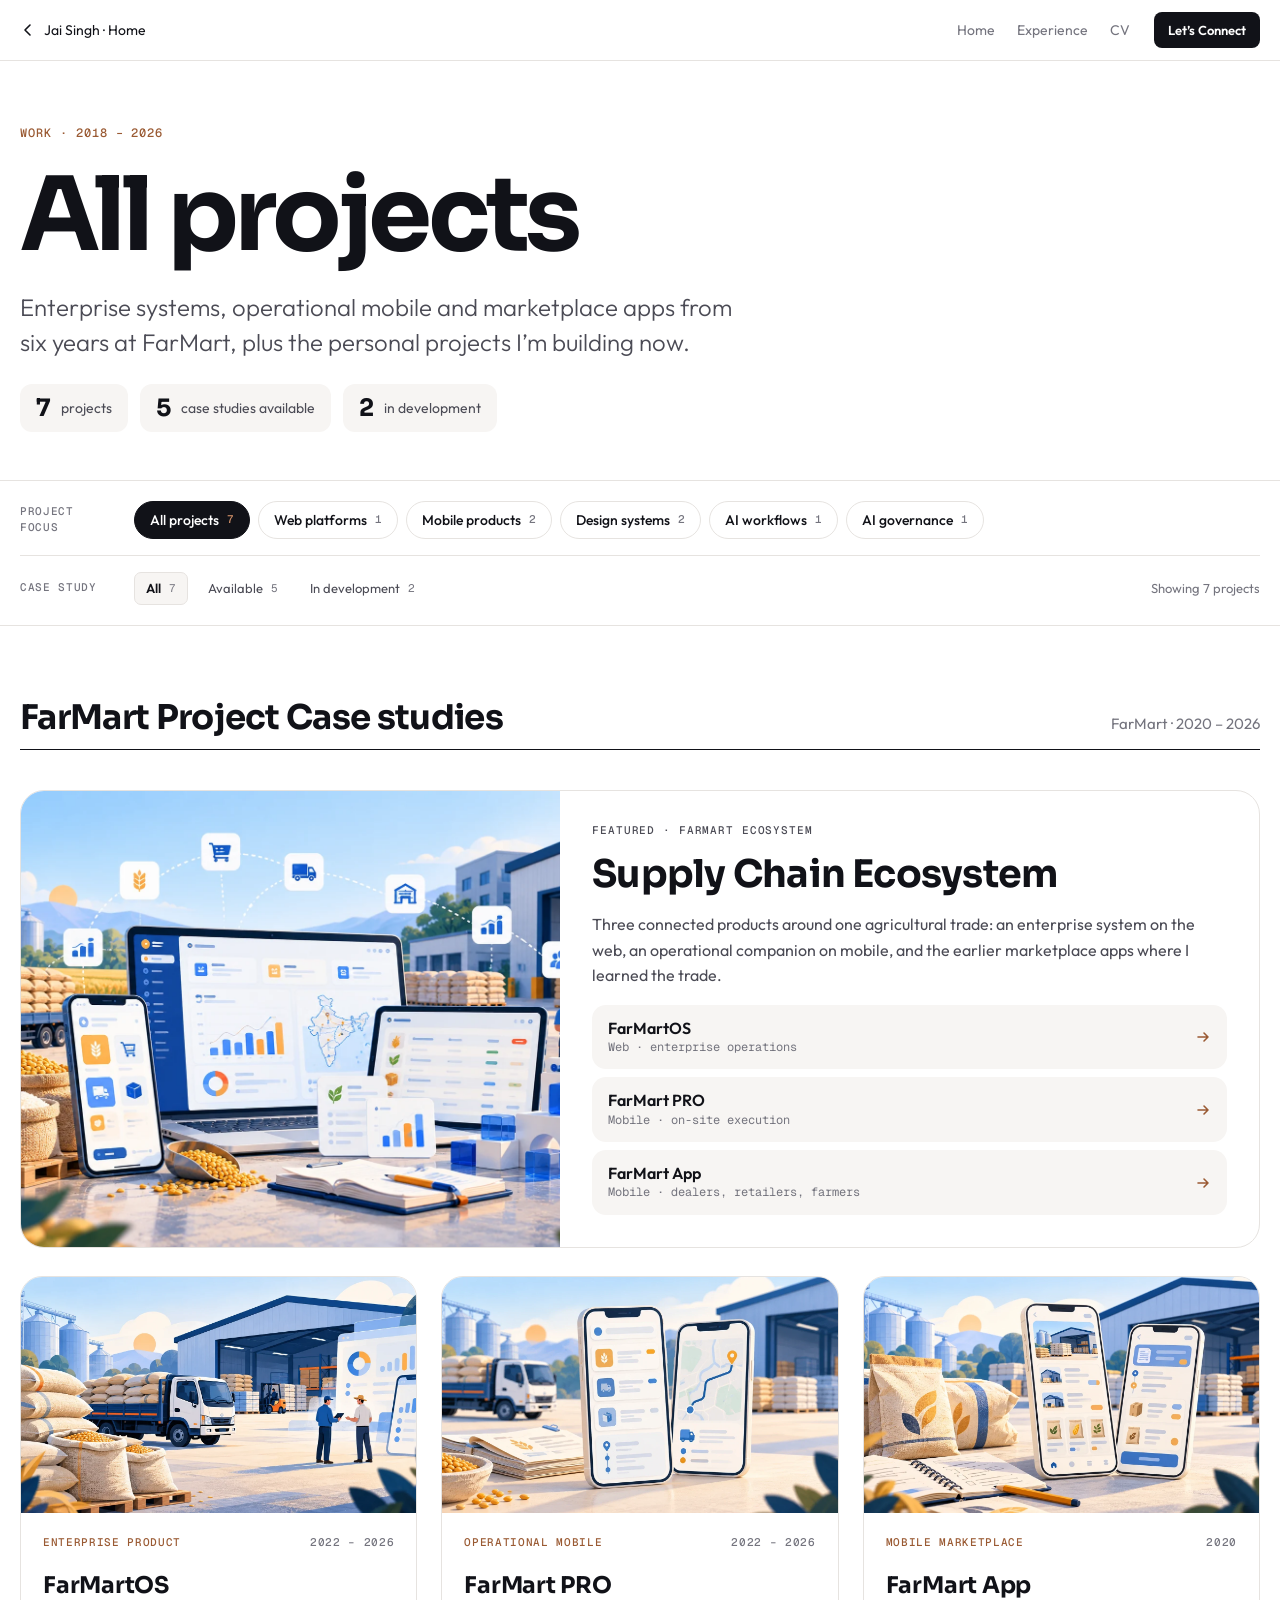
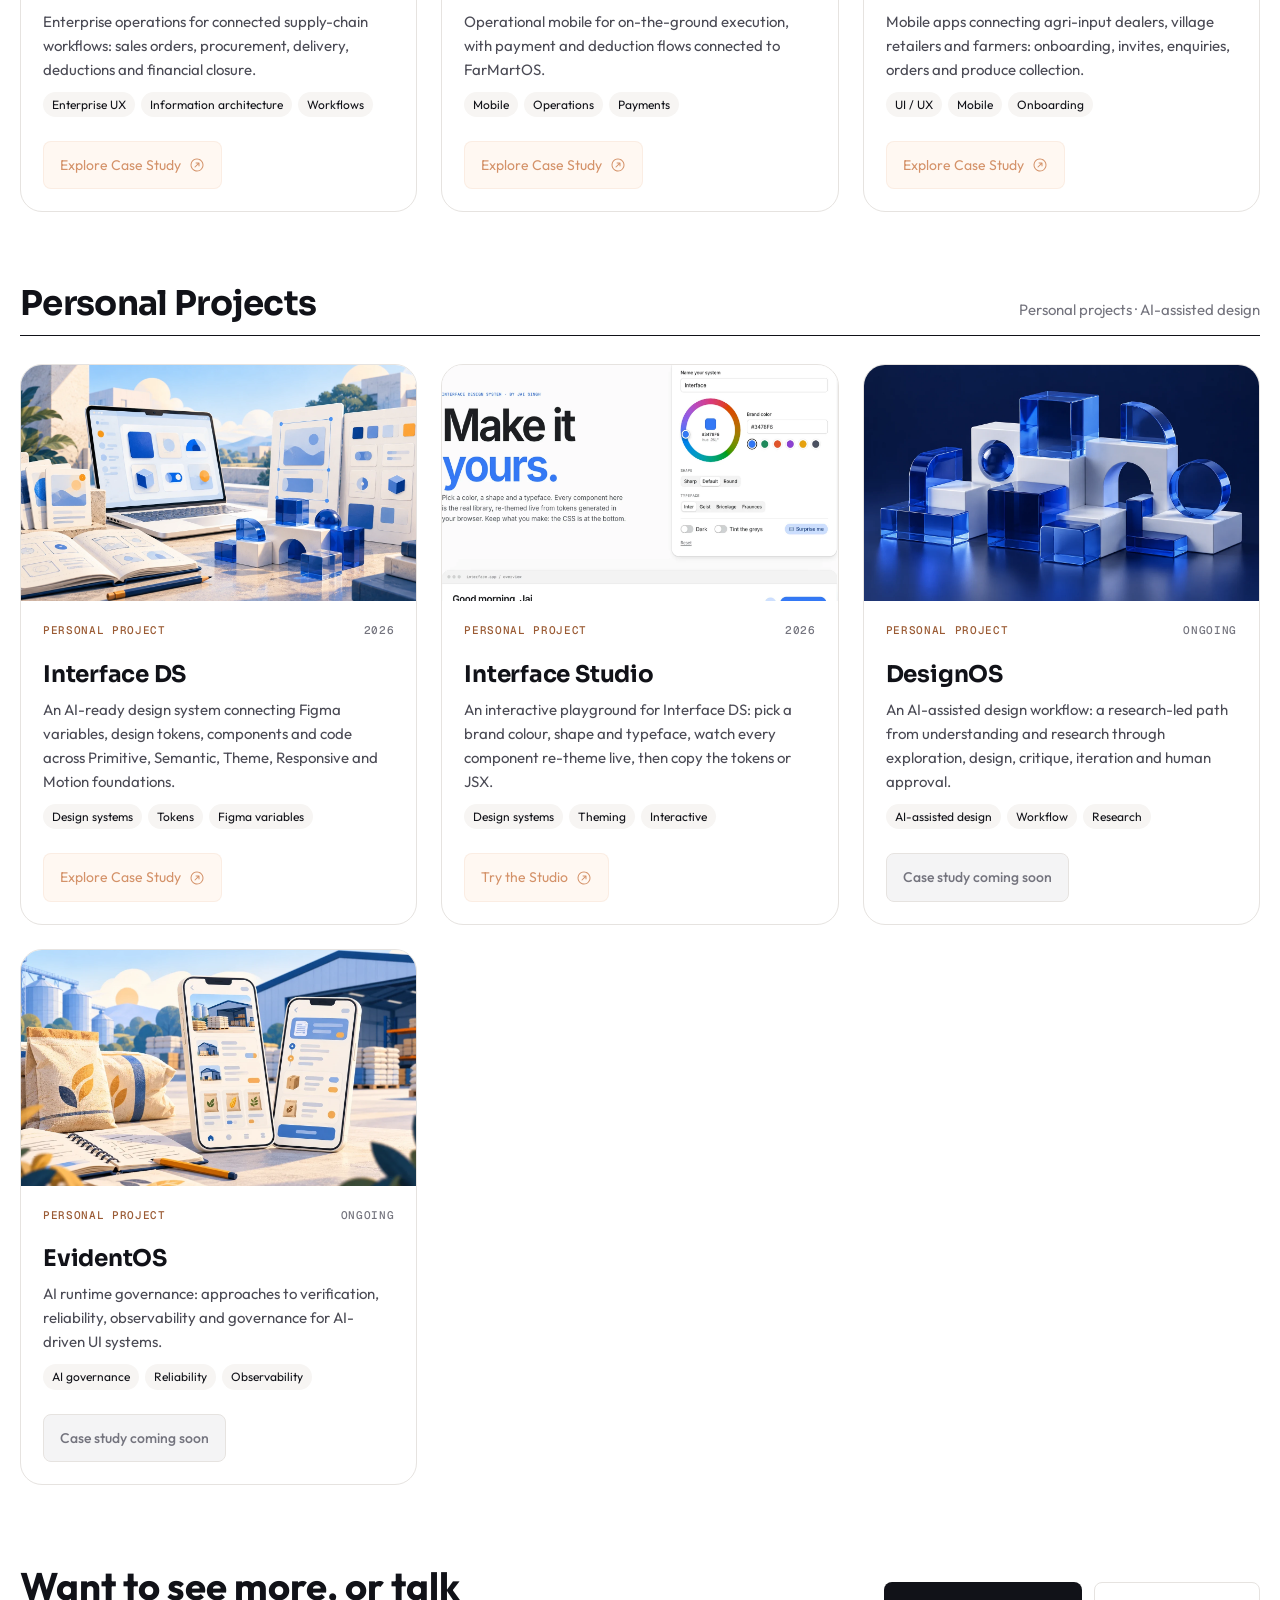
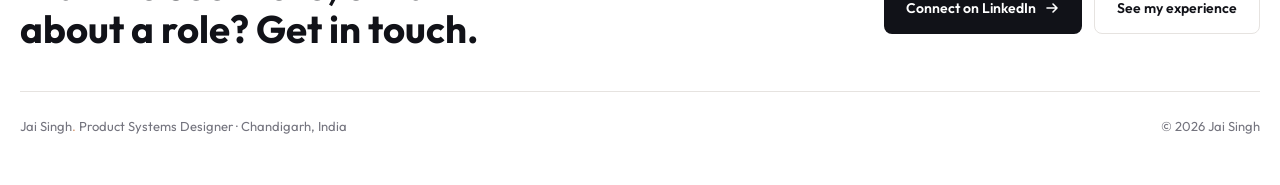
<file: projects.html>
<!doctype html>
<html lang="en">
<head>
  <meta charset="utf-8">
  <meta name="viewport" content="width=device-width, initial-scale=1">
  <title>Page moved — Jai Singh</title>
  <link rel="canonical" href="pages/projects.html">
  <script src="js/legacy-redirect.js" data-target="pages/projects.html" defer></script>
</head>
<body>
  <p>This page has moved. <a id="redirect-link" href="pages/projects.html">Continue to the portfolio page</a>.</p>
</body>
</html>
</file>
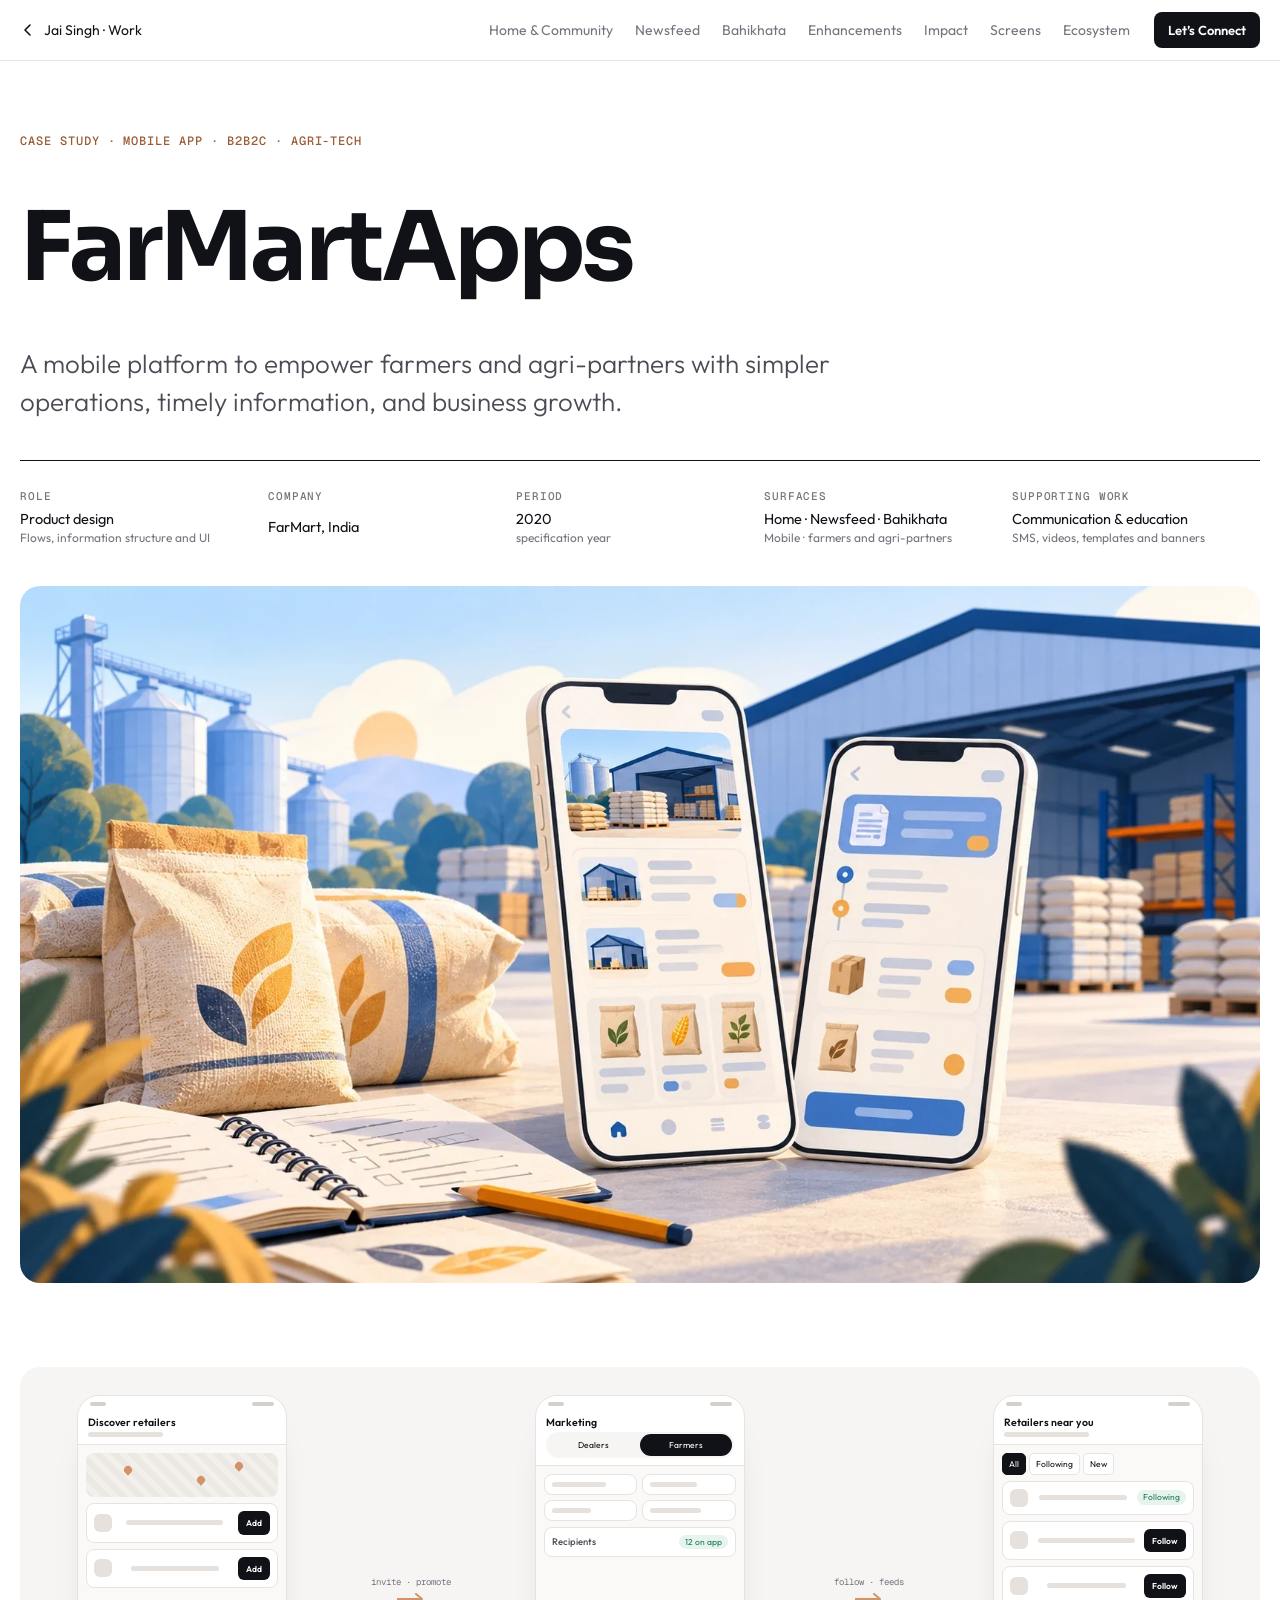
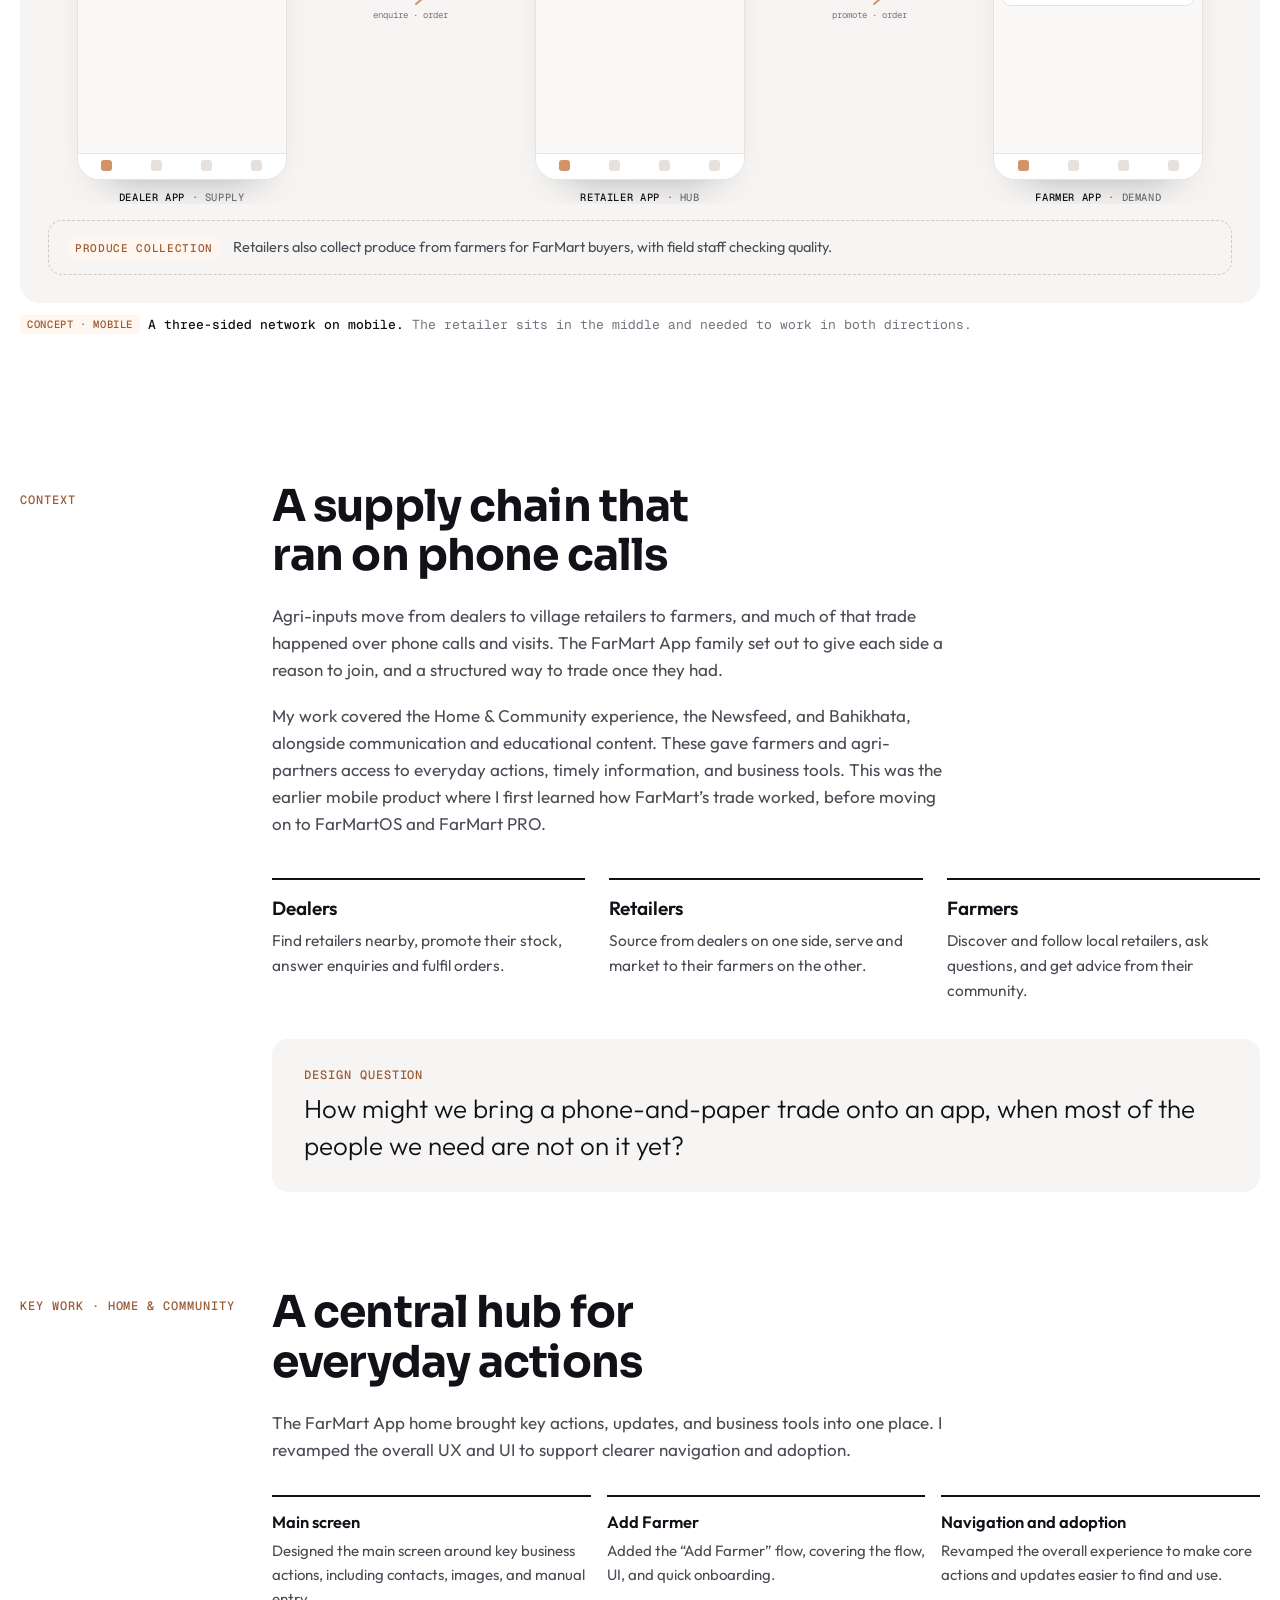
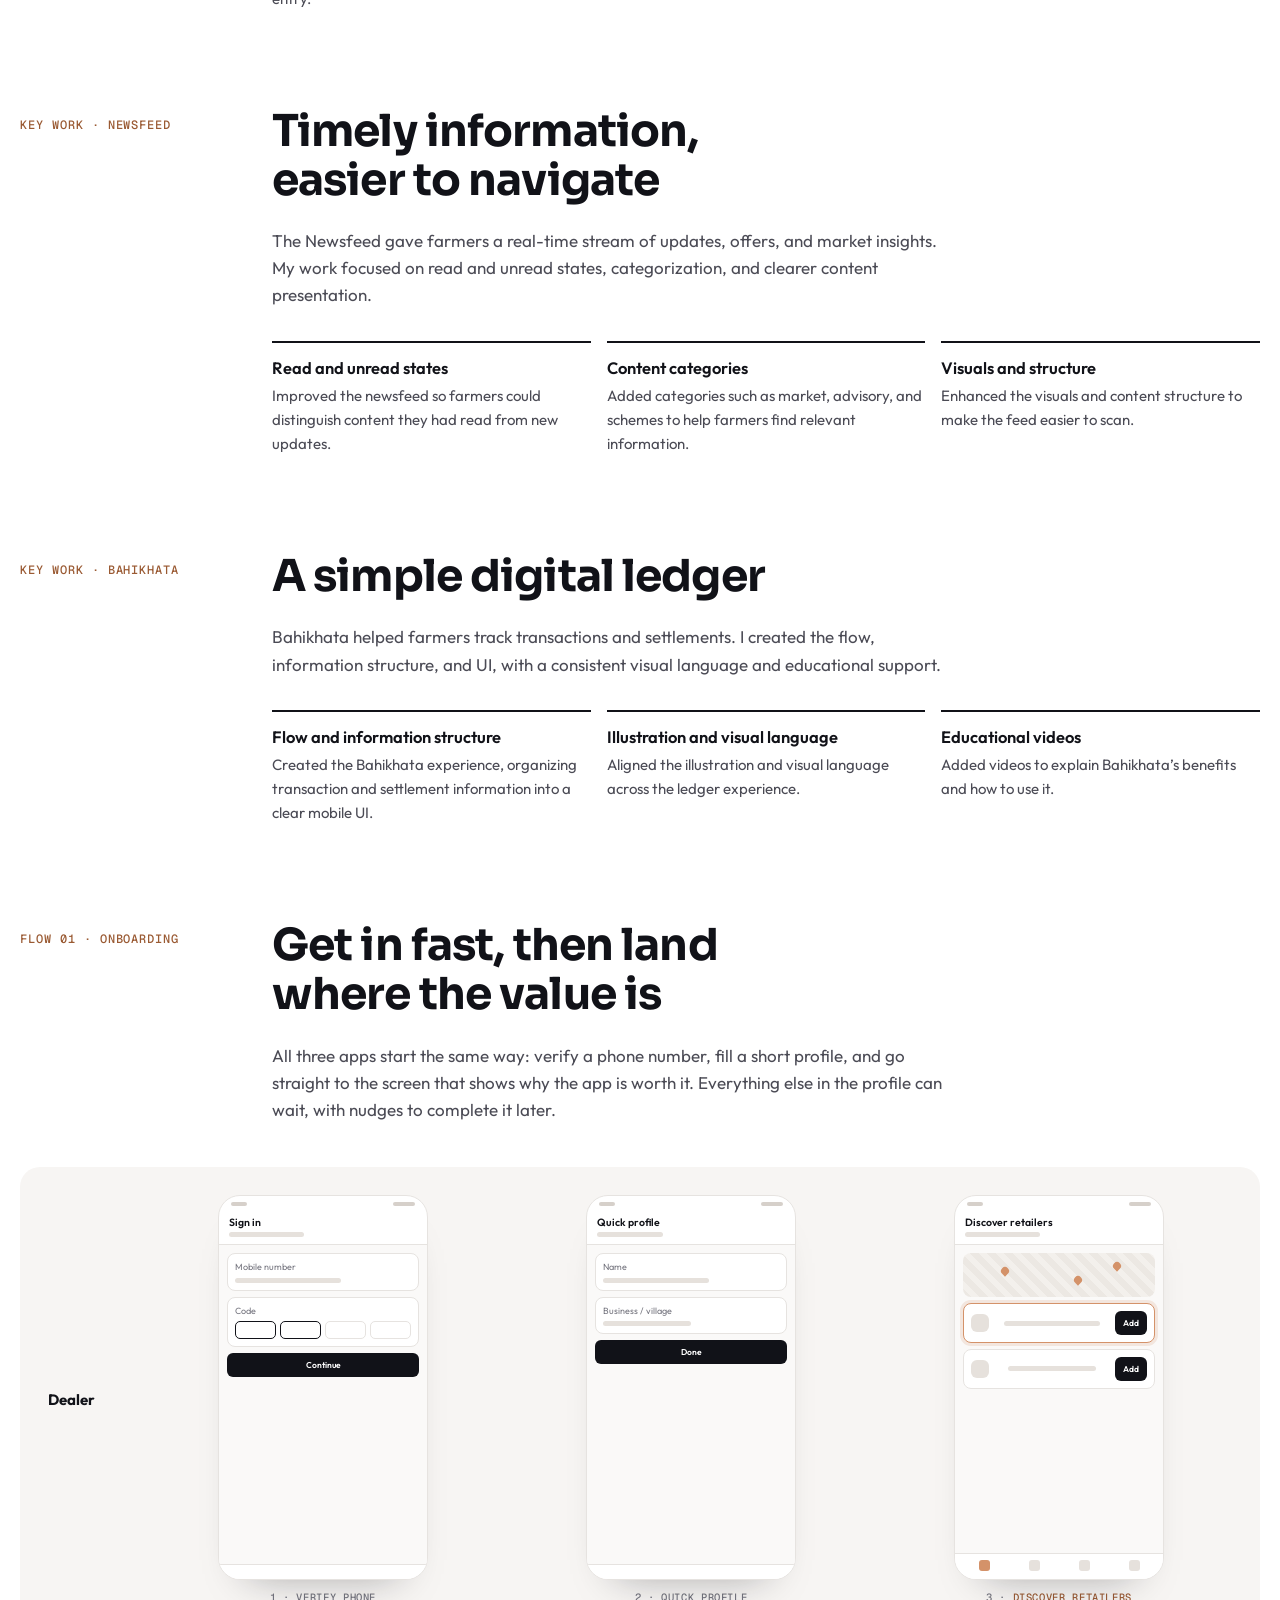
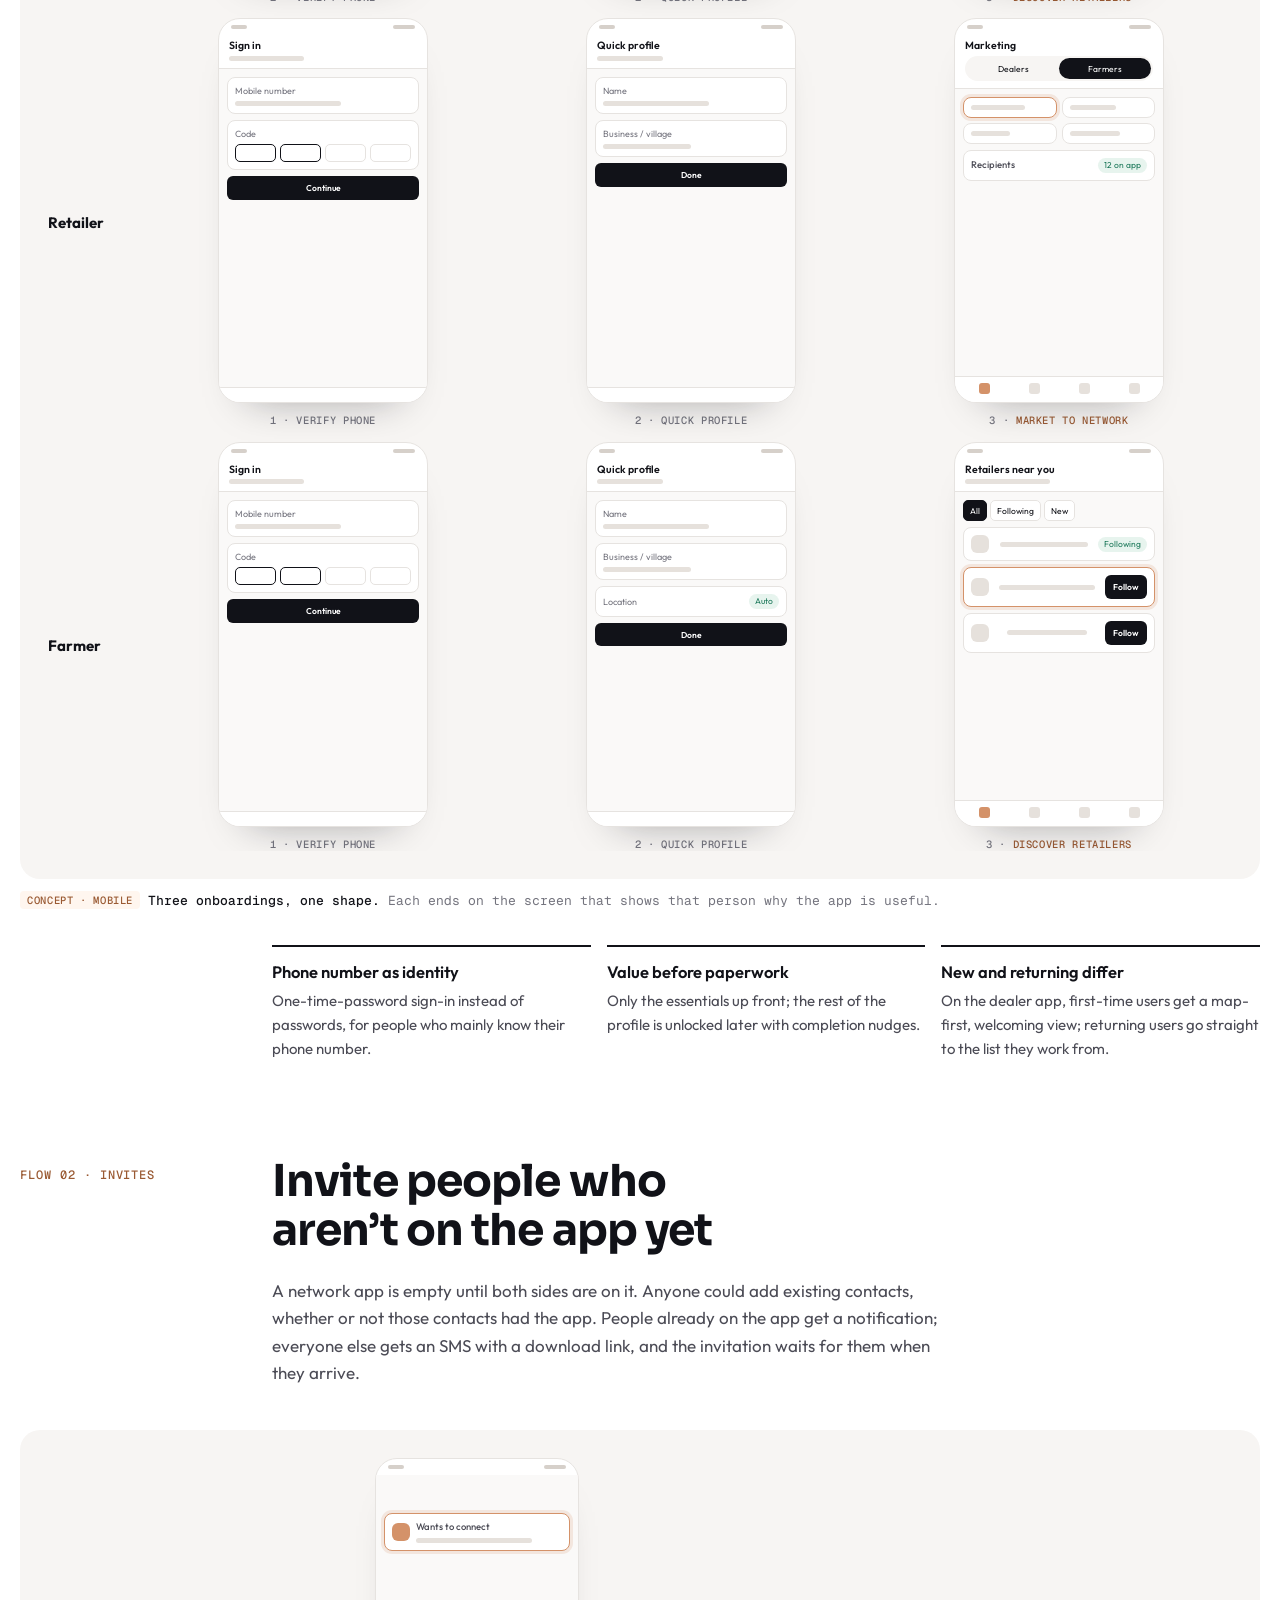
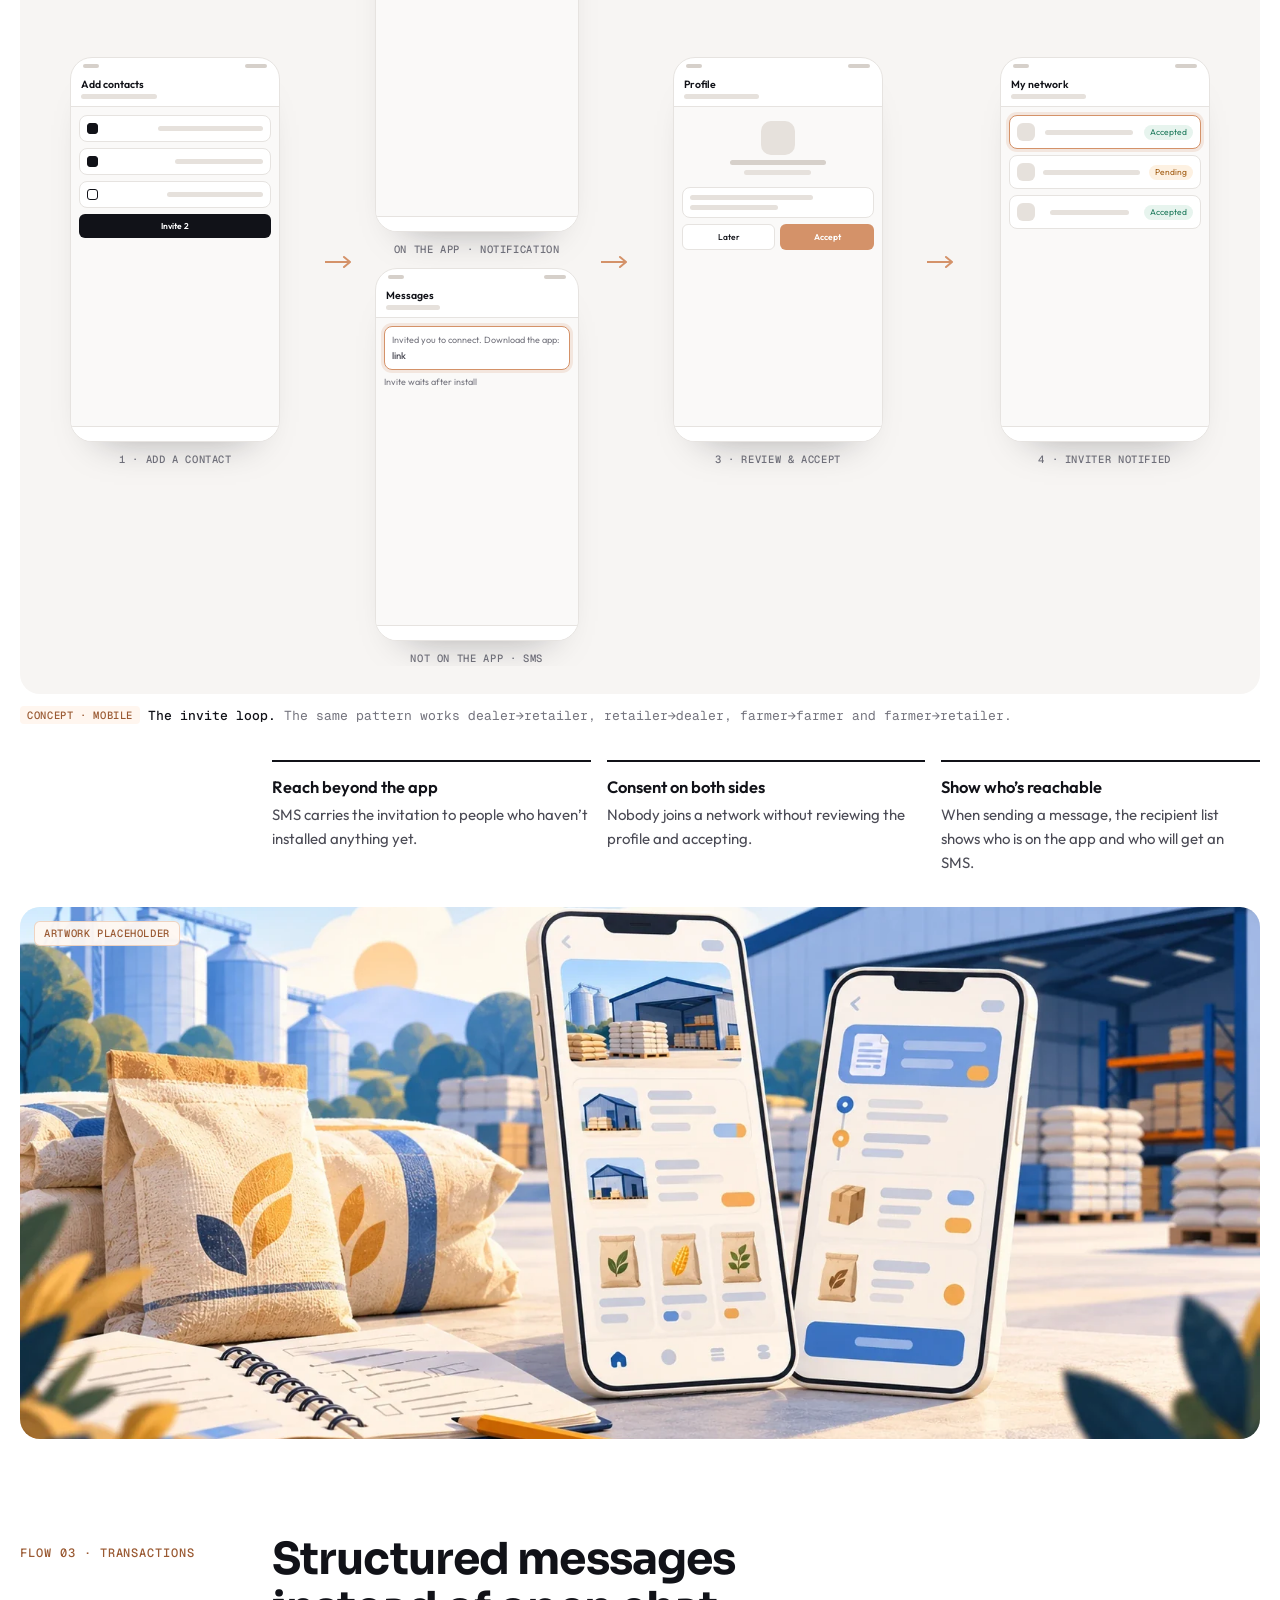
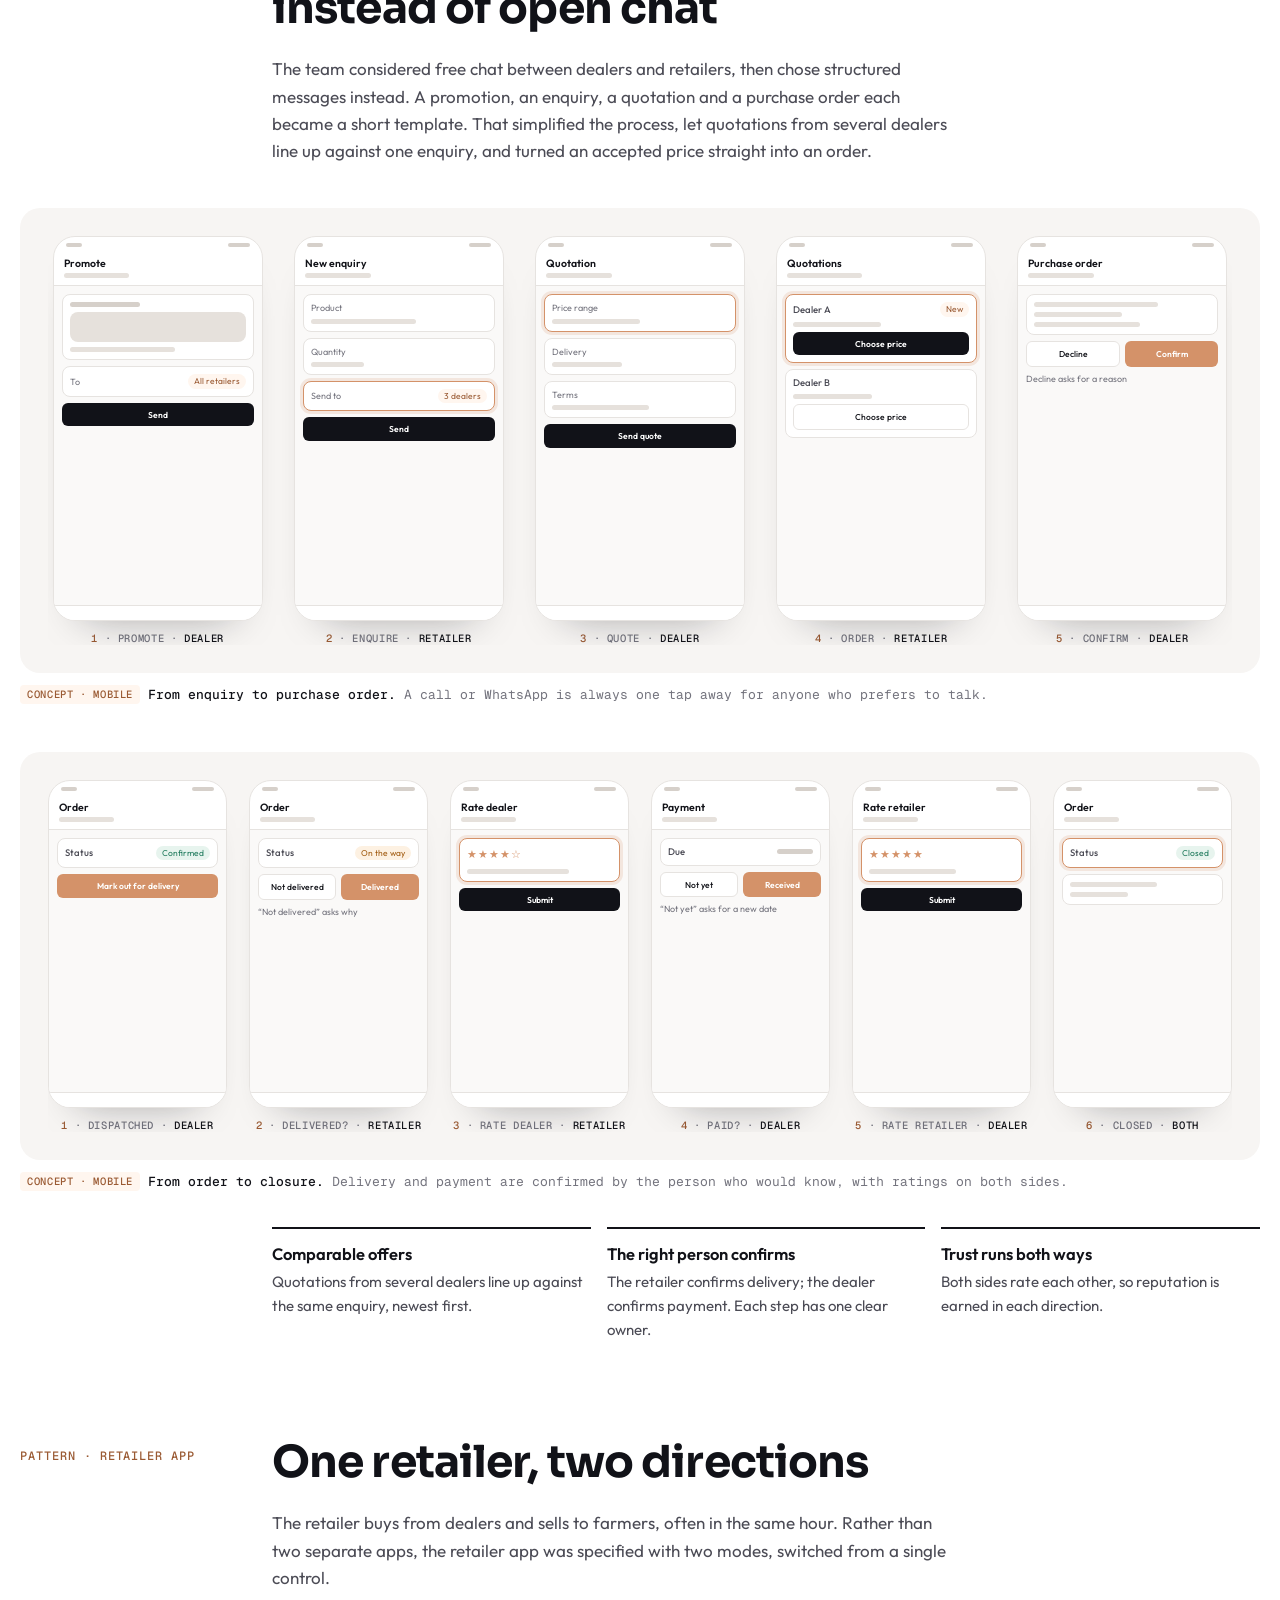
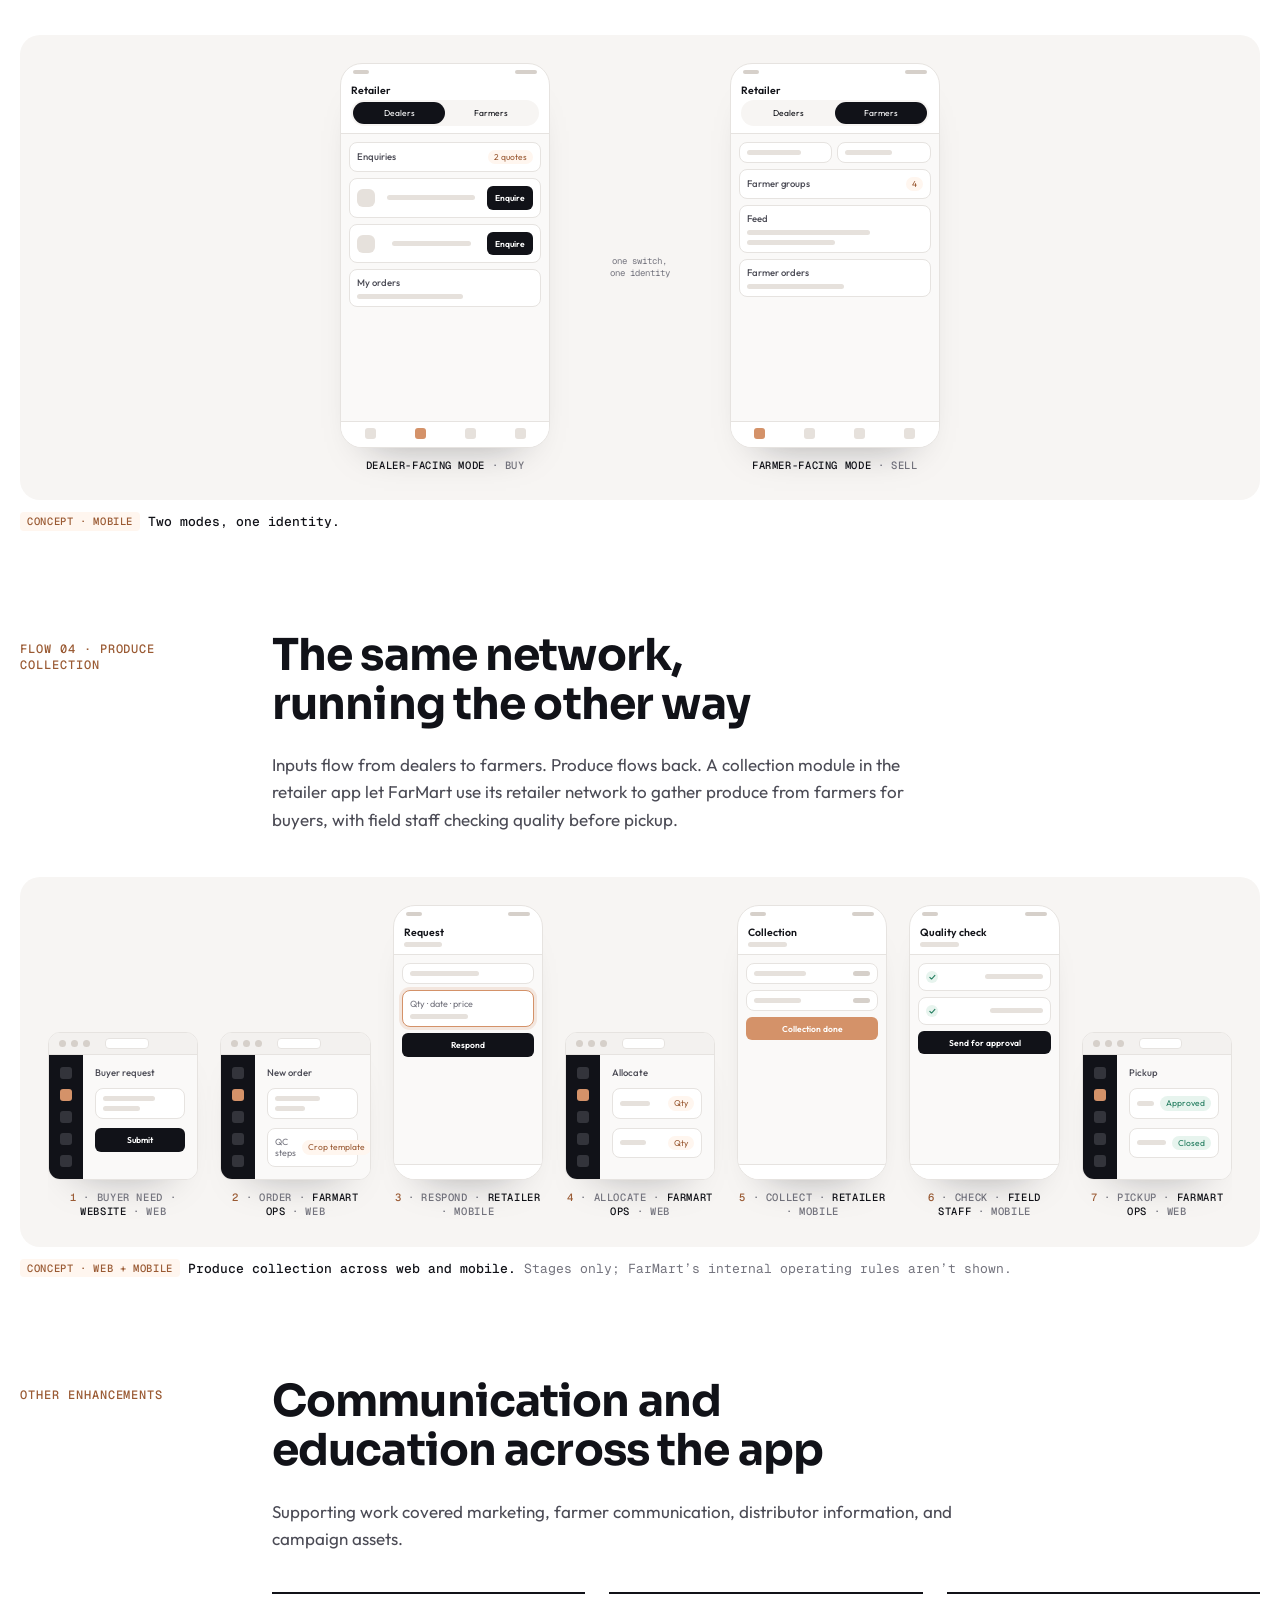
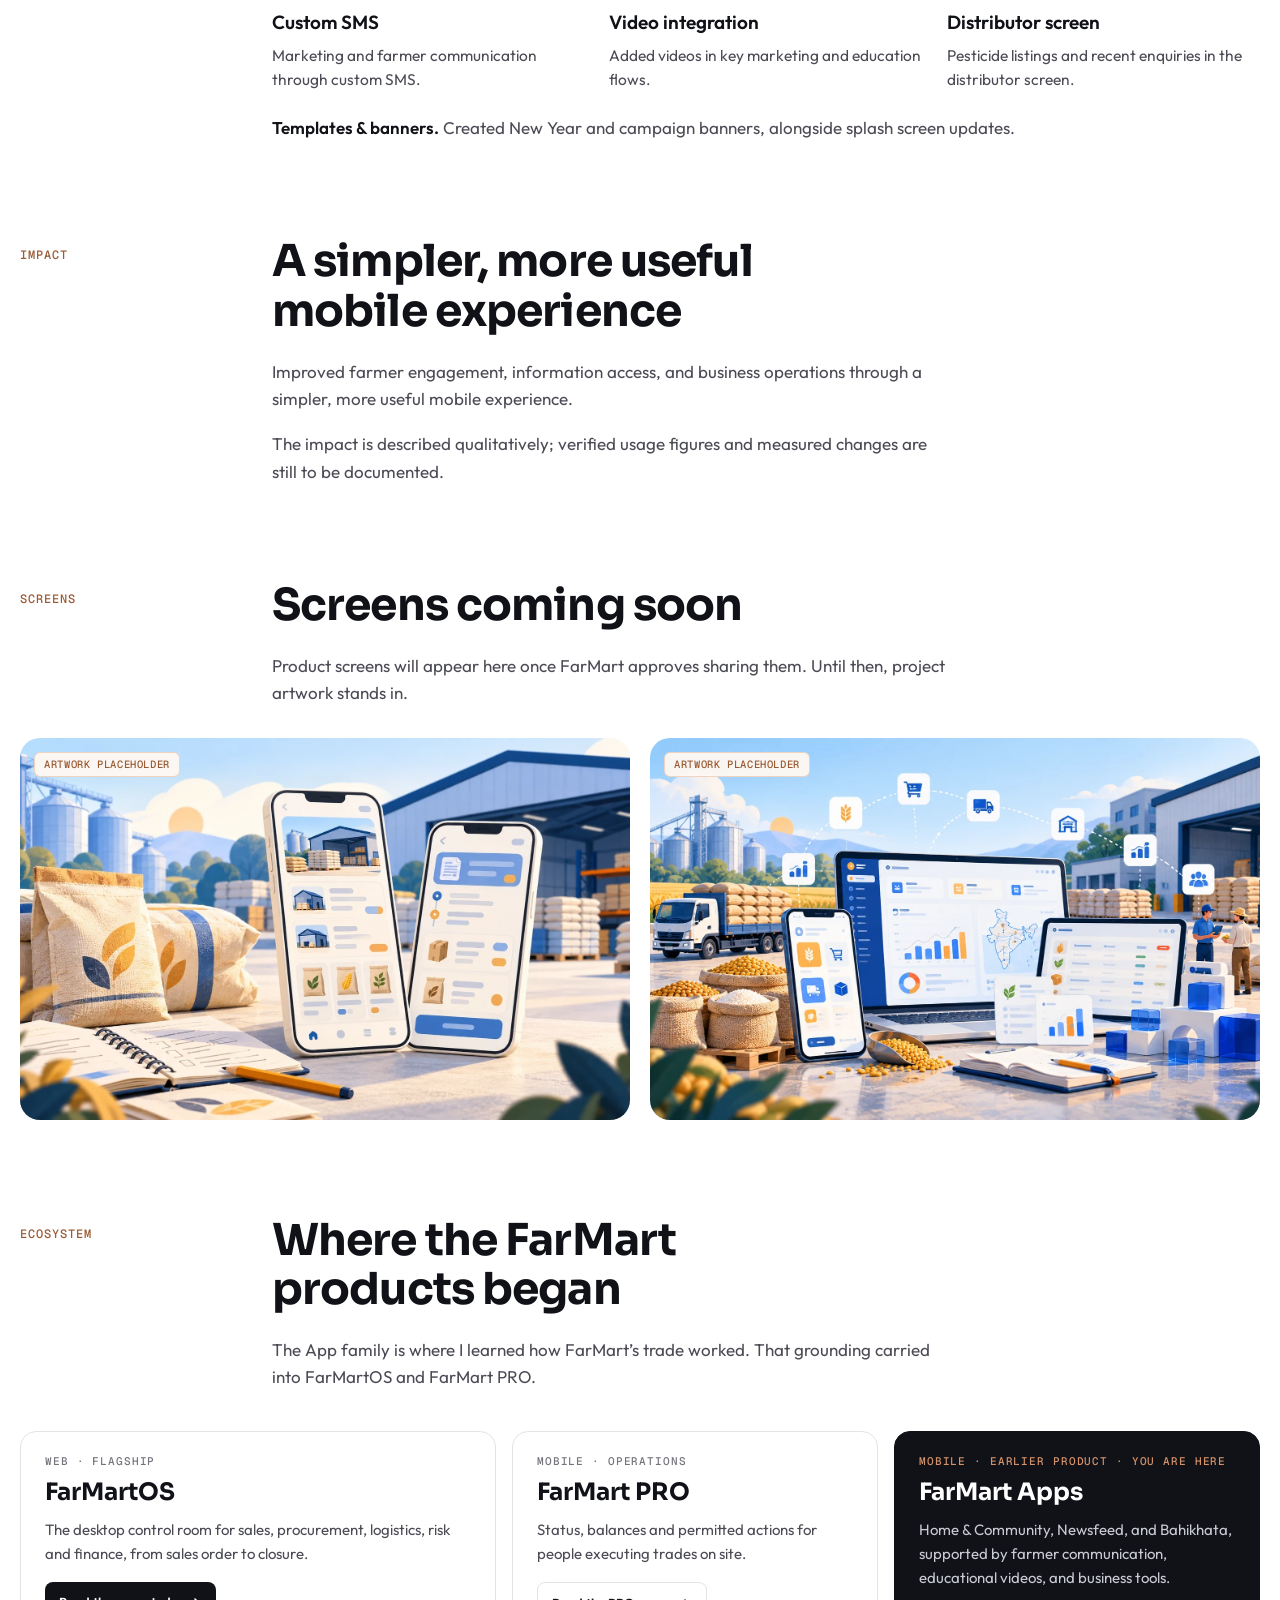
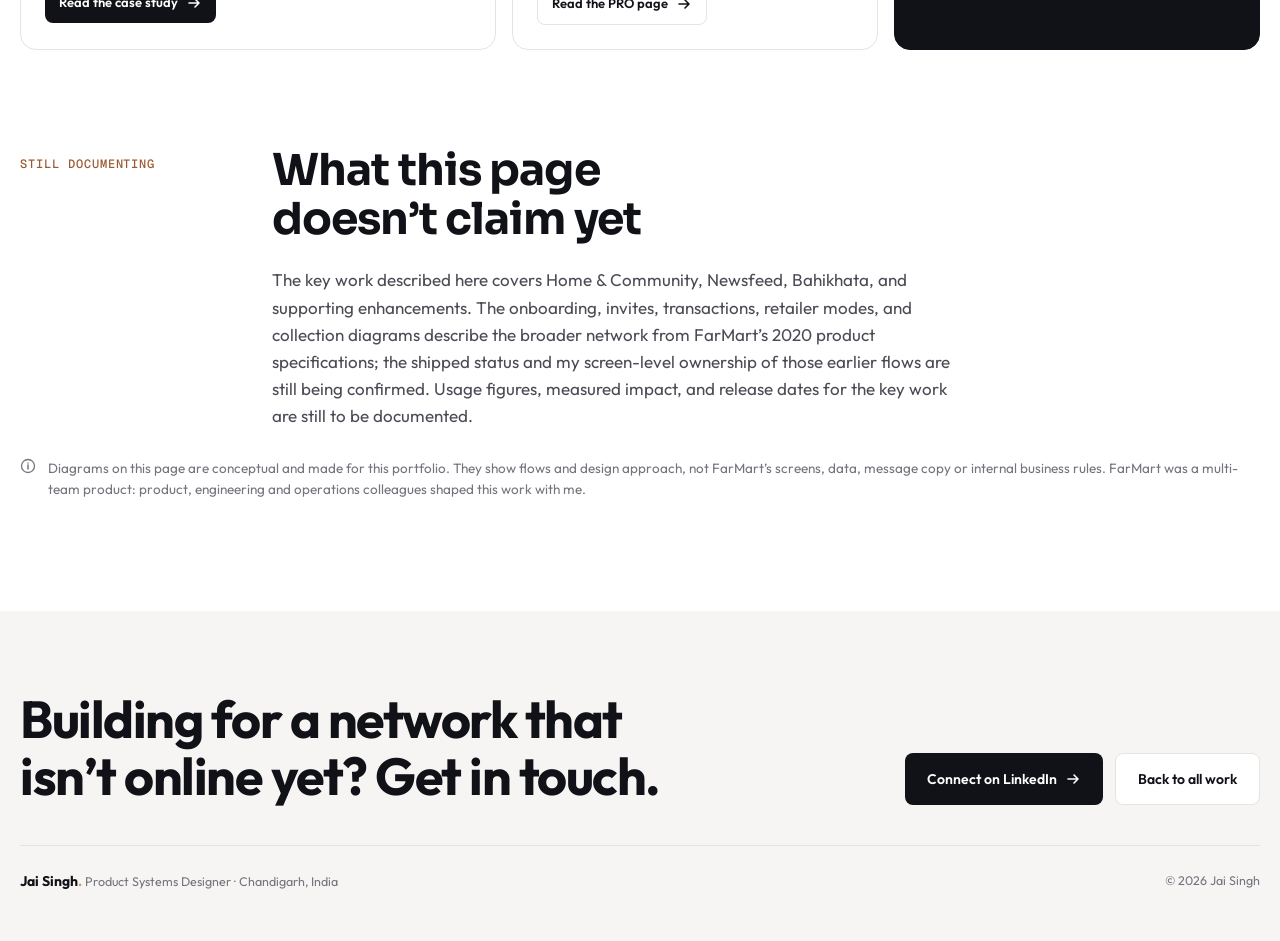
<file: case-studies/farmart-app.html>
<!doctype html>
<html lang="en">
<head>
<meta charset="utf-8">
<meta name="viewport" content="width=device-width,initial-scale=1,viewport-fit=cover">
<title>FarMart Apps Case Study</title>
<meta name="claude:viewport-fit-sides" content="cover">
<meta name="description" content="FarMart Apps: mobile product design for farmers and agri-partners, covering Home &amp; Community, Newsfeed, Bahikhata, communication and educational content.">
<link rel="preconnect" href="https://fonts.googleapis.com">
<link rel="preconnect" href="https://fonts.gstatic.com" crossorigin>
<link rel="stylesheet" href="https://fonts.googleapis.com/css2?family=Outfit:wght@300;400;500;600;700&family=Sora:wght@600;700&family=Geist+Mono:wght@400;500&display=swap">
<link rel="stylesheet" href="../css/base.css">
<style>
.net { display: grid; grid-template-columns: minmax(0,1fr) minmax(0,0.8fr) minmax(0,1.1fr) minmax(0,0.8fr) minmax(0,1fr); align-items: center; gap: 8px; }
.node { background: #fff; border: 1px solid var(--line); border-radius: 16px; padding: 18px; display: grid; gap: 4px; }
.node h4 { font: 700 22px/1.15 var(--f-display); }
.node p { font-size: 14px; color: var(--text); }
.node.hub { background: var(--band); border-color: var(--band); }
.node.hub h4 { color: #fff; } .node.hub p { color: var(--band-text); } .node.hub h5 { color: var(--accent); }
.link { display: grid; gap: 6px; justify-items: center; text-align: center; }
.link span { font: 400 11.5px/1.3 var(--f-mono); color: var(--muted); }
.net-loop { margin-top: 16px; border: 1px dashed #cfc9c3; border-radius: 14px; padding: 14px 18px; display: flex; gap: 12px; align-items: baseline; flex-wrap: wrap; font-size: 14.5px; color: var(--text); }
.net-loop b { font: 500 11px/1 var(--f-mono); letter-spacing: .06em; text-transform: uppercase; color: var(--accent-ink); background: var(--accent-tint); padding: 6px 8px; border-radius: 999px; }
.lanes { display: grid; gap: 10px; }
.lane { display: grid; grid-template-columns: 96px minmax(0,1fr) 40px minmax(0,1fr) 40px minmax(0,1.2fr); align-items: center; gap: 6px; }
.lane > b { font-size: 15px; font-weight: 600; }
.lane .arw, .lane > svg { color: var(--accent); justify-self: center; }
.st1 { background: #fff; border: 1px solid var(--line); border-radius: 10px; padding: 12px; font-size: 14px; }
.st1.end { background: var(--band); color: #fff; border-color: var(--band); font-weight: 500; }
.inv { display: grid; grid-template-columns: minmax(0,1fr) 40px minmax(0,1.3fr) 40px minmax(0,1fr) 40px minmax(0,1fr); align-items: center; gap: 6px; }
.inv > svg { color: var(--accent); justify-self: center; }
.fork { display: grid; gap: 8px; }
.modes { display: grid; grid-template-columns: minmax(0,1fr) 80px minmax(0,1fr); align-items: center; gap: 10px; }
.toggle { justify-self: center; width: 60px; height: 32px; border-radius: 999px; background: var(--ink); position: relative; }
.toggle span { position: absolute; top: 4px; left: 4px; width: 24px; height: 24px; border-radius: 50%; background: var(--accent); }
.dg-money.six { grid-template-columns: repeat(6, minmax(0,1fr)); }
.dg-money.seven { grid-template-columns: repeat(7, minmax(0,1fr)); }
@media (max-width: 1000px) { .dg-money.seven { grid-template-columns: repeat(4, minmax(0,1fr)); } .dg-money.six { grid-template-columns: repeat(3, minmax(0,1fr)); } }
@media (max-width: 900px) {
  .net { grid-template-columns: 1fr; }
  .link svg { transform: rotate(90deg); }
  .lane { grid-template-columns: 1fr; }
  .lane > svg { transform: rotate(90deg); }
  .inv { grid-template-columns: 1fr; }
  .inv > svg { transform: rotate(90deg); }
  .modes { grid-template-columns: 1fr; }
}
@media (max-width: 600px) { .dg-money.six, .dg-money.seven { grid-template-columns: 1fr 1fr; } }
.eco article .connect { font-size: 13px; padding: 10px 14px; }
</style>
<link rel="stylesheet" href="../css/mockups.css">
<style>
.hero-art { border-radius: 20px; overflow: hidden; background: #f4f4f5; aspect-ratio: 1191 / 669; max-width: 100%; }
.hero-art img { width: 100%; height: 100%; object-fit: cover; display: block; }
</style>
<link rel="stylesheet" href="../css/hero-mockup.css">
<link rel="stylesheet" href="../css/artwork-placeholders.css">
<link rel="stylesheet" href="../css/platform-wireframes.css">
<link rel="stylesheet" href="../css/responsive-fixes.css">
<link rel="stylesheet" href="../css/figma-sync.css">
</head>
<body class="farmart-case-study farmart-app">

<header class="topbar">
  <div class="wrap">
    <a class="back" href="../pages/projects.html"><svg width="16" height="16" viewBox="0 0 16 16" fill="none" aria-hidden="true"><path d="M10 3L5 8l5 5" stroke="currentColor" stroke-width="1.6" stroke-linecap="round" stroke-linejoin="round"/></svg>Jai Singh · Work</a>
    <div class="right">
      <nav class="toc" aria-label="On this page">
        <a href="#home-community">Home &amp; Community</a>
        <a href="#newsfeed">Newsfeed</a>
        <a href="#bahikhata">Bahikhata</a>
        <a href="#enhancements">Enhancements</a>
        <a href="#impact">Impact</a>
        <a href="#screens">Screens</a>
        <a href="#ecosystem">Ecosystem</a>
      </nav>
      <a class="connect" href="https://www.linkedin.com/in/jai-singh-639511173/" target="_blank" rel="noopener noreferrer">Let’s Connect</a>
    </div>
  </div>
</header>

<main>
  <div class="wrap hero">
    <p class="label">Case study · Mobile app · B2B2C · Agri-Tech</p>
    <h1>FarMart<em>Apps</em></h1>
    <p class="lede">A mobile platform to empower farmers and agri-partners with simpler operations, timely information, and business growth.</p>
    <dl class="facts">
      <div><dt>Role</dt><dd>Product design<small>Flows, information structure and UI</small></dd></div>
      <div><dt>Company</dt><dd>FarMart, India</dd></div>
      <div><dt>Period</dt><dd>2020<small>specification year</small></dd></div>
      <div><dt>Surfaces</dt><dd>Home · Newsfeed · Bahikhata<small>Mobile · farmers and agri-partners</small></dd></div>
      <div><dt>Supporting work</dt><dd>Communication &amp; education<small>SMS, videos, templates and banners</small></dd></div>
    </dl>
    <figure class="hero-art"><img src="../assets/farmart-app.webp" alt="FarMart App project artwork: phones with a product catalogue beside seed sacks" width="1672" height="941"></figure>
    <figure class="figure"><div class="wf" role="img" aria-label="Concept: three mobile app screens connected left to right: a dealer app discovering retailers, a retailer app with dealer and farmer modes, and a farmer app following nearby retailers."><div class="wf-scroll"><div style="min-width:680px"><div class="wf-row" style="grid-template-columns:minmax(0,1fr) minmax(0,.55fr) minmax(0,1fr) minmax(0,.55fr) minmax(0,1fr);"><div class="wf-cell"><div class="wf-ph" aria-hidden="true"><div class="sb"></div><div class="hd"><span class="t ">Discover retailers</span><span class="ln " style="--w:40%"></span></div><div class="bd"><div class="map"><i style="left:20%;top:30%"></i><i style="left:58%;top:52%"></i><i style="left:78%;top:20%"></i></div><div class="bx "><div class="rw"><span class="av"></span><span class="ln " style="--w:55%"></span><span class="bt ">Add</span></div></div><div class="bx "><div class="rw"><span class="av"></span><span class="ln " style="--w:50%"></span><span class="bt ">Add</span></div></div></div><div class="nv"><i class="on"></i><i class=""></i><i class=""></i><i class=""></i></div></div><p class="wf-lbl"><b>Dealer app</b> · supply</p></div><div class="wf-cell" style="align-self:center;gap:4px"><span class="t m" style="font-family:var(--f-mono)">invite · promote</span><span class="arrow-r"><svg width="28" height="14" viewBox="0 0 28 14" aria-hidden="true"><path d="M0 7h24M19 2l6 5-6 5" fill="none" stroke="currentColor" stroke-width="2" stroke-linecap="round" stroke-linejoin="round"/></svg></span><span class="t m" style="font-family:var(--f-mono)">enquire · order</span></div><div class="wf-cell"><div class="wf-ph" aria-hidden="true"><div class="sb"></div><div class="hd"><span class="t ">Marketing</span><div class="toggle2"><span>Dealers</span><span class="on">Farmers</span></div></div><div class="bd"><div class="g2"><div class="bx "><span class="ln " style="--w:70%"></span></div><div class="bx "><span class="ln " style="--w:60%"></span></div><div class="bx "><span class="ln " style="--w:50%"></span></div><div class="bx "><span class="ln " style="--w:65%"></span></div></div><div class="bx "><div class="rw"><span class="t s">Recipients</span><span class="pl g">12 on app</span></div></div></div><div class="nv"><i class="on"></i><i class=""></i><i class=""></i><i class=""></i></div></div><p class="wf-lbl"><b>Retailer app</b> · hub</p></div><div class="wf-cell" style="align-self:center;gap:4px"><span class="t m" style="font-family:var(--f-mono)">follow · feeds</span><span class="arrow-r"><svg width="28" height="14" viewBox="0 0 28 14" aria-hidden="true"><path d="M0 7h24M19 2l6 5-6 5" fill="none" stroke="currentColor" stroke-width="2" stroke-linecap="round" stroke-linejoin="round"/></svg></span><span class="t m" style="font-family:var(--f-mono)">promote · order</span></div><div class="wf-cell"><div class="wf-ph" aria-hidden="true"><div class="sb"></div><div class="hd"><span class="t ">Retailers near you</span><span class="ln " style="--w:45%"></span></div><div class="bd"><div class="tg"><span class="on">All</span><span>Following</span><span>New</span></div><div class="bx "><div class="rw"><span class="av"></span><span class="ln " style="--w:50%"></span><span class="pl g">Following</span></div></div><div class="bx "><div class="rw"><span class="av"></span><span class="ln " style="--w:55%"></span><span class="bt ">Follow</span></div></div><div class="bx "><div class="rw"><span class="av"></span><span class="ln " style="--w:45%"></span><span class="bt ">Follow</span></div></div></div><div class="nv"><i class="on"></i><i class=""></i><i class=""></i><i class=""></i></div></div><p class="wf-lbl"><b>Farmer app</b> · demand</p></div></div></div></div><div class="net-loop"><b>Produce collection</b><span>Retailers also collect produce from farmers for FarMart buyers, with field staff checking quality.</span></div></div><figcaption class="wf-cap"><span class="ctag">Concept · mobile</span><b>A three-sided network on mobile.</b> The retailer sits in the middle and needed to work in both directions.</figcaption></figure>
  </div>

  <!-- Network / context -->
  <section class="wrap block" id="network" aria-labelledby="h-net">
    <div class="sec-top">
      <p class="label">Context</p>
      <div class="measure">
        <h2 id="h-net">A supply chain that ran on phone calls</h2>
        <div class="body">
          <p>Agri-inputs move from dealers to village retailers to farmers, and much of that trade happened over phone calls and visits. The FarMart App family set out to give each side a reason to join, and a structured way to trade once they had.</p>
          <p>My work covered the Home &amp; Community experience, the Newsfeed, and Bahikhata, alongside communication and educational content. These gave farmers and agri-partners access to everyday actions, timely information, and business tools. This was the earlier mobile product where I first learned how FarMart’s trade worked, before moving on to FarMartOS and FarMart PRO.</p>
        </div>
      </div>
    </div>
    <div class="indent">
      <div class="three">
        <div><h3>Dealers</h3><p>Find retailers nearby, promote their stock, answer enquiries and fulfil orders.</p></div>
        <div><h3>Retailers</h3><p>Source from dealers on one side, serve and market to their farmers on the other.</p></div>
        <div><h3>Farmers</h3><p>Discover and follow local retailers, ask questions, and get advice from their community.</p></div>
      </div>
      <p class="question"><span class="label">Design question</span>How might we bring a phone-and-paper trade onto an app, when most of the people we need are not on it yet?</p>
    </div>
  </section>

  <!-- Home and community -->
  <section class="wrap block" id="home-community" aria-labelledby="h-home">
    <div class="sec-top">
      <p class="label">Key work · Home &amp; Community</p>
      <div class="measure">
        <h2 id="h-home">A central hub for everyday actions</h2>
        <div class="body"><p>The FarMart App home brought key actions, updates, and business tools into one place. I revamped the overall UX and UI to support clearer navigation and adoption.</p></div>
      </div>
    </div>
    <div class="indent principles">
      <div><h4>Main screen</h4><p>Designed the main screen around key business actions, including contacts, images, and manual entry.</p></div>
      <div><h4>Add Farmer</h4><p>Added the “Add Farmer” flow, covering the flow, UI, and quick onboarding.</p></div>
      <div><h4>Navigation and adoption</h4><p>Revamped the overall experience to make core actions and updates easier to find and use.</p></div>
    </div>
  </section>

  <!-- Newsfeed -->
  <section class="wrap block" id="newsfeed" aria-labelledby="h-newsfeed">
    <div class="sec-top">
      <p class="label">Key work · Newsfeed</p>
      <div class="measure">
        <h2 id="h-newsfeed">Timely information, easier to navigate</h2>
        <div class="body"><p>The Newsfeed gave farmers a real-time stream of updates, offers, and market insights. My work focused on read and unread states, categorization, and clearer content presentation.</p></div>
      </div>
    </div>
    <div class="indent principles">
      <div><h4>Read and unread states</h4><p>Improved the newsfeed so farmers could distinguish content they had read from new updates.</p></div>
      <div><h4>Content categories</h4><p>Added categories such as market, advisory, and schemes to help farmers find relevant information.</p></div>
      <div><h4>Visuals and structure</h4><p>Enhanced the visuals and content structure to make the feed easier to scan.</p></div>
    </div>
  </section>

  <!-- Bahikhata -->
  <section class="wrap block" id="bahikhata" aria-labelledby="h-bahikhata">
    <div class="sec-top">
      <p class="label">Key work · Bahikhata</p>
      <div class="measure">
        <h2 id="h-bahikhata">A simple digital ledger</h2>
        <div class="body"><p>Bahikhata helped farmers track transactions and settlements. I created the flow, information structure, and UI, with a consistent visual language and educational support.</p></div>
      </div>
    </div>
    <div class="indent principles">
      <div><h4>Flow and information structure</h4><p>Created the Bahikhata experience, organizing transaction and settlement information into a clear mobile UI.</p></div>
      <div><h4>Illustration and visual language</h4><p>Aligned the illustration and visual language across the ledger experience.</p></div>
      <div><h4>Educational videos</h4><p>Added videos to explain Bahikhata’s benefits and how to use it.</p></div>
    </div>
  </section>

  <!-- Onboarding -->
  <section class="wrap block" id="onboarding" aria-labelledby="h-onb">
    <div class="sec-top">
      <p class="label">Flow 01 · Onboarding</p>
      <div class="measure">
        <h2 id="h-onb">Get in fast, then land where the value is</h2>
        <div class="body"><p>All three apps start the same way: verify a phone number, fill a short profile, and go straight to the screen that shows why the app is worth it. Everything else in the profile can wait, with nudges to complete it later.</p></div>
      </div>
    </div>
    <figure class="figure"><div class="wf" role="img" aria-label="Concept: onboarding on three mobile apps. Each row shows three phone screens: verify phone with a one-time code, a short profile, and the landing screen: dealers and farmers land on discovering retailers, retailers land on marketing to their network."><div class="wf-scroll"><div style="min-width:620px;margin-top:-14px"><div class="wf-row" style="grid-template-columns:80px repeat(3,minmax(0,1fr));align-items:center;margin-top:14px"><b style="font-size:15px">Dealer</b><div class="wf-cell"><div class="wf-ph" aria-hidden="true"><div class="sb"></div><div class="hd"><span class="t ">Sign in</span><span class="ln " style="--w:40%"></span></div><div class="bd"><div class="bx "><span class="t m">Mobile number</span><span class="ln " style="--w:60%"></span></div><div class="bx "><span class="t m">Code</span><div class="otp"><i class="on"></i><i class="on"></i><i></i><i></i></div></div><span class="bt ">Continue</span></div><div class="nv"></div></div><p class="wf-lbl">1 · verify phone</p></div><div class="wf-cell"><div class="wf-ph" aria-hidden="true"><div class="sb"></div><div class="hd"><span class="t ">Quick profile</span><span class="ln " style="--w:35%"></span></div><div class="bd"><div class="bx "><span class="t m">Name</span><span class="ln " style="--w:60%"></span></div><div class="bx "><span class="t m">Business / village</span><span class="ln " style="--w:50%"></span></div><span class="bt ">Done</span></div><div class="nv"></div></div><p class="wf-lbl">2 · quick profile</p></div><div class="wf-cell"><div class="wf-ph" aria-hidden="true"><div class="sb"></div><div class="hd"><span class="t ">Discover retailers</span><span class="ln " style="--w:40%"></span></div><div class="bd"><div class="map"><i style="left:20%;top:30%"></i><i style="left:58%;top:52%"></i><i style="left:78%;top:20%"></i></div><div class="bx hl"><div class="rw"><span class="av"></span><span class="ln " style="--w:55%"></span><span class="bt ">Add</span></div></div><div class="bx "><div class="rw"><span class="av"></span><span class="ln " style="--w:50%"></span><span class="bt ">Add</span></div></div></div><div class="nv"><i class="on"></i><i class=""></i><i class=""></i><i class=""></i></div></div><p class="wf-lbl">3 · <i>Discover retailers</i></p></div></div><div class="wf-row" style="grid-template-columns:80px repeat(3,minmax(0,1fr));align-items:center;margin-top:14px"><b style="font-size:15px">Retailer</b><div class="wf-cell"><div class="wf-ph" aria-hidden="true"><div class="sb"></div><div class="hd"><span class="t ">Sign in</span><span class="ln " style="--w:40%"></span></div><div class="bd"><div class="bx "><span class="t m">Mobile number</span><span class="ln " style="--w:60%"></span></div><div class="bx "><span class="t m">Code</span><div class="otp"><i class="on"></i><i class="on"></i><i></i><i></i></div></div><span class="bt ">Continue</span></div><div class="nv"></div></div><p class="wf-lbl">1 · verify phone</p></div><div class="wf-cell"><div class="wf-ph" aria-hidden="true"><div class="sb"></div><div class="hd"><span class="t ">Quick profile</span><span class="ln " style="--w:35%"></span></div><div class="bd"><div class="bx "><span class="t m">Name</span><span class="ln " style="--w:60%"></span></div><div class="bx "><span class="t m">Business / village</span><span class="ln " style="--w:50%"></span></div><span class="bt ">Done</span></div><div class="nv"></div></div><p class="wf-lbl">2 · quick profile</p></div><div class="wf-cell"><div class="wf-ph" aria-hidden="true"><div class="sb"></div><div class="hd"><span class="t ">Marketing</span><div class="toggle2"><span>Dealers</span><span class="on">Farmers</span></div></div><div class="bd"><div class="g2"><div class="bx hl"><span class="ln " style="--w:70%"></span></div><div class="bx "><span class="ln " style="--w:60%"></span></div><div class="bx "><span class="ln " style="--w:50%"></span></div><div class="bx "><span class="ln " style="--w:65%"></span></div></div><div class="bx "><div class="rw"><span class="t s">Recipients</span><span class="pl g">12 on app</span></div></div></div><div class="nv"><i class="on"></i><i class=""></i><i class=""></i><i class=""></i></div></div><p class="wf-lbl">3 · <i>Market to network</i></p></div></div><div class="wf-row" style="grid-template-columns:80px repeat(3,minmax(0,1fr));align-items:center;margin-top:14px"><b style="font-size:15px">Farmer</b><div class="wf-cell"><div class="wf-ph" aria-hidden="true"><div class="sb"></div><div class="hd"><span class="t ">Sign in</span><span class="ln " style="--w:40%"></span></div><div class="bd"><div class="bx "><span class="t m">Mobile number</span><span class="ln " style="--w:60%"></span></div><div class="bx "><span class="t m">Code</span><div class="otp"><i class="on"></i><i class="on"></i><i></i><i></i></div></div><span class="bt ">Continue</span></div><div class="nv"></div></div><p class="wf-lbl">1 · verify phone</p></div><div class="wf-cell"><div class="wf-ph" aria-hidden="true"><div class="sb"></div><div class="hd"><span class="t ">Quick profile</span><span class="ln " style="--w:35%"></span></div><div class="bd"><div class="bx "><span class="t m">Name</span><span class="ln " style="--w:60%"></span></div><div class="bx "><span class="t m">Business / village</span><span class="ln " style="--w:50%"></span></div><div class="bx "><div class="rw"><span class="t m">Location</span><span class="pl g">Auto</span></div></div><span class="bt ">Done</span></div><div class="nv"></div></div><p class="wf-lbl">2 · quick profile</p></div><div class="wf-cell"><div class="wf-ph" aria-hidden="true"><div class="sb"></div><div class="hd"><span class="t ">Retailers near you</span><span class="ln " style="--w:45%"></span></div><div class="bd"><div class="tg"><span class="on">All</span><span>Following</span><span>New</span></div><div class="bx "><div class="rw"><span class="av"></span><span class="ln " style="--w:50%"></span><span class="pl g">Following</span></div></div><div class="bx hl"><div class="rw"><span class="av"></span><span class="ln " style="--w:55%"></span><span class="bt ">Follow</span></div></div><div class="bx "><div class="rw"><span class="av"></span><span class="ln " style="--w:45%"></span><span class="bt ">Follow</span></div></div></div><div class="nv"><i class="on"></i><i class=""></i><i class=""></i><i class=""></i></div></div><p class="wf-lbl">3 · <i>Discover retailers</i></p></div></div></div></div></div><figcaption class="wf-cap"><span class="ctag">Concept · mobile</span><b>Three onboardings, one shape.</b> Each ends on the screen that shows that person why the app is useful.</figcaption></figure>
    <div class="indent principles">
      <div><h4>Phone number as identity</h4><p>One-time-password sign-in instead of passwords, for people who mainly know their phone number.</p></div>
      <div><h4>Value before paperwork</h4><p>Only the essentials up front; the rest of the profile is unlocked later with completion nudges.</p></div>
      <div><h4>New and returning differ</h4><p>On the dealer app, first-time users get a map-first, welcoming view; returning users go straight to the list they work from.</p></div>
    </div>
  </section>

  <!-- Invites -->
  <section class="wrap block" id="invites" aria-labelledby="h-inv">
    <div class="sec-top">
      <p class="label">Flow 02 · Invites</p>
      <div class="measure">
        <h2 id="h-inv">Invite people who aren’t on the app yet</h2>
        <div class="body"><p>A network app is empty until both sides are on it. Anyone could add existing contacts, whether or not those contacts had the app. People already on the app get a notification; everyone else gets an SMS with a download link, and the invitation waits for them when they arrive.</p></div>
      </div>
    </div>
    <figure class="figure"><div class="wf" role="img" aria-label="Concept: the invite loop on mobile. Add contacts; the invitee gets a notification if they have the app or an SMS with a download link if not; they review the profile and accept; the inviter sees them as accepted."><div class="wf-scroll"><div style="min-width:720px"><div class="wf-row" style="grid-template-columns:minmax(0,1fr) 28px minmax(0,.8fr) 28px minmax(0,1fr) 28px minmax(0,1fr);align-items:center"><div class="wf-cell"><div class="wf-ph" aria-hidden="true"><div class="sb"></div><div class="hd"><span class="t ">Add contacts</span><span class="ln " style="--w:40%"></span></div><div class="bd"><div class="bx "><div class="rw"><span class="ck on"></span><span class="ln " style="--w:60%"></span></div></div><div class="bx "><div class="rw"><span class="ck on"></span><span class="ln " style="--w:50%"></span></div></div><div class="bx "><div class="rw"><span class="ck"></span><span class="ln " style="--w:55%"></span></div></div><span class="bt ">Invite 2</span></div><div class="nv"></div></div><p class="wf-lbl">1 · add a contact</p></div><span class="arrow-r" style="align-self:center"><svg width="28" height="14" viewBox="0 0 28 14" aria-hidden="true"><path d="M0 7h24M19 2l6 5-6 5" fill="none" stroke="currentColor" stroke-width="2" stroke-linecap="round" stroke-linejoin="round"/></svg></span><div class="fork2"><div class="wf-cell"><div class="wf-ph" aria-hidden="true"><div class="sb"></div><div></div><div class="bd"><div style="display:grid;gap:6px;padding-top:30px"><div class="bx hl"><div class="rw"><span class="av" style="background:var(--accent)"></span><div class="cl" style="flex:1"><span class="t s">Wants to connect</span><span class="ln " style="--w:80%"></span></div></div></div></div></div><div class="nv"></div></div><p class="wf-lbl">on the app · notification</p></div><div class="wf-cell"><div class="wf-ph" aria-hidden="true"><div class="sb"></div><div class="hd"><span class="t ">Messages</span><span class="ln " style="--w:30%"></span></div><div class="bd"><div class="bx hl"><span class="t m">Invited you to connect. Download the app:</span><span class="t s">link</span></div><span class="t m">Invite waits after install</span></div><div class="nv"></div></div><p class="wf-lbl">not on the app · SMS</p></div></div><span class="arrow-r" style="align-self:center"><svg width="28" height="14" viewBox="0 0 28 14" aria-hidden="true"><path d="M0 7h24M19 2l6 5-6 5" fill="none" stroke="currentColor" stroke-width="2" stroke-linecap="round" stroke-linejoin="round"/></svg></span><div class="wf-cell"><div class="wf-ph" aria-hidden="true"><div class="sb"></div><div class="hd"><span class="t ">Profile</span><span class="ln " style="--w:40%"></span></div><div class="bd"><div style="display:grid;justify-items:center;gap:5px;padding:6px 0"><span class="av" style="width:34px;height:34px;border-radius:10px"></span><span class="ln d" style="--w:50%"></span><span class="ln " style="--w:35%"></span></div><div class="bx "><span class="ln " style="--w:70%"></span><span class="ln " style="--w:50%"></span></div><div class="g2"><span class="bt o">Later</span><span class="bt a">Accept</span></div></div><div class="nv"></div></div><p class="wf-lbl">3 · review &amp; accept</p></div><span class="arrow-r" style="align-self:center"><svg width="28" height="14" viewBox="0 0 28 14" aria-hidden="true"><path d="M0 7h24M19 2l6 5-6 5" fill="none" stroke="currentColor" stroke-width="2" stroke-linecap="round" stroke-linejoin="round"/></svg></span><div class="wf-cell"><div class="wf-ph" aria-hidden="true"><div class="sb"></div><div class="hd"><span class="t ">My network</span><span class="ln " style="--w:40%"></span></div><div class="bd"><div class="bx hl"><div class="rw"><span class="av"></span><span class="ln " style="--w:50%"></span><span class="pl g">Accepted</span></div></div><div class="bx "><div class="rw"><span class="av"></span><span class="ln " style="--w:55%"></span><span class="pl w">Pending</span></div></div><div class="bx "><div class="rw"><span class="av"></span><span class="ln " style="--w:45%"></span><span class="pl g">Accepted</span></div></div></div><div class="nv"></div></div><p class="wf-lbl">4 · inviter notified</p></div></div></div></div></div><figcaption class="wf-cap"><span class="ctag">Concept · mobile</span><b>The invite loop.</b> The same pattern works dealer→retailer, retailer→dealer, farmer→farmer and farmer→retailer.</figcaption></figure>
    <div class="indent principles">
      <div><h4>Reach beyond the app</h4><p>SMS carries the invitation to people who haven’t installed anything yet.</p></div>
      <div><h4>Consent on both sides</h4><p>Nobody joins a network without reviewing the profile and accepting.</p></div>
      <div><h4>Show who’s reachable</h4><p>When sending a message, the recipient list shows who is on the app and who will get an SMS.</p></div>
    </div>
    <figure class="art-ph"><img src="../assets/farmart-app.webp" alt="FarMart App project artwork" style="object-position:55% 55%" loading="lazy" width="1672" height="941"><span class="chip-ph">Artwork placeholder</span></figure>
  </section>

  <!-- Transactions -->
  <section class="wrap block" id="transactions" aria-labelledby="h-txn">
    <div class="sec-top">
      <p class="label">Flow 03 · Transactions</p>
      <div class="measure">
        <h2 id="h-txn">Structured messages instead of open chat</h2>
        <div class="body"><p>The team considered free chat between dealers and retailers, then chose structured messages instead. A promotion, an enquiry, a quotation and a purchase order each became a short template. That simplified the process, let quotations from several dealers line up against one enquiry, and turned an accepted price straight into an order.</p></div>
      </div>
    </div>
    <figure class="figure"><div class="wf" role="img" aria-label="Concept: five phone screens from enquiry to purchase order, alternating dealer and retailer apps: promote, enquire to several dealers, quote with price, delivery and terms, compare quotations and choose a price, and confirm or decline the purchase order."><div class="wf-scroll"><div style="min-width:760px"><div class="wf-row" style="grid-template-columns:repeat(5,minmax(0,1fr));"><div class="wf-cell"><div class="wf-ph" aria-hidden="true"><div class="sb"></div><div class="hd"><span class="t ">Promote</span><span class="ln " style="--w:35%"></span></div><div class="bd"><div class="bx "><span class="ln d" style="--w:40%"></span><div class="map" style="height:30px;background:var(--g1)"></div><span class="ln " style="--w:60%"></span></div><div class="bx "><div class="rw"><span class="t m">To</span><span class="pl a">All retailers</span></div></div><span class="bt ">Send</span></div><div class="nv"></div></div><p class="wf-lbl"><i>1</i> · Promote · <b>Dealer</b></p></div><div class="wf-cell"><div class="wf-ph" aria-hidden="true"><div class="sb"></div><div class="hd"><span class="t ">New enquiry</span><span class="ln " style="--w:35%"></span></div><div class="bd"><div class="bx "><span class="t m">Product</span><span class="ln " style="--w:60%"></span></div><div class="bx "><span class="t m">Quantity</span><span class="ln " style="--w:30%"></span></div><div class="bx hl"><div class="rw"><span class="t m">Send to</span><span class="pl a">3 dealers</span></div></div><span class="bt ">Send</span></div><div class="nv"></div></div><p class="wf-lbl"><i>2</i> · Enquire · <b>Retailer</b></p></div><div class="wf-cell"><div class="wf-ph" aria-hidden="true"><div class="sb"></div><div class="hd"><span class="t ">Quotation</span><span class="ln " style="--w:35%"></span></div><div class="bd"><div class="bx hl"><span class="t m">Price range</span><span class="ln " style="--w:50%"></span></div><div class="bx "><span class="t m">Delivery</span><span class="ln " style="--w:40%"></span></div><div class="bx "><span class="t m">Terms</span><span class="ln " style="--w:55%"></span></div><span class="bt ">Send quote</span></div><div class="nv"></div></div><p class="wf-lbl"><i>3</i> · Quote · <b>Dealer</b></p></div><div class="wf-cell"><div class="wf-ph" aria-hidden="true"><div class="sb"></div><div class="hd"><span class="t ">Quotations</span><span class="ln " style="--w:40%"></span></div><div class="bd"><div class="bx hl"><div class="rw"><span class="t s">Dealer A</span><span class="pl a">New</span></div><span class="ln " style="--w:50%"></span><span class="bt ">Choose price</span></div><div class="bx "><div class="rw"><span class="t s">Dealer B</span></div><span class="ln " style="--w:45%"></span><span class="bt o">Choose price</span></div></div><div class="nv"></div></div><p class="wf-lbl"><i>4</i> · Order · <b>Retailer</b></p></div><div class="wf-cell"><div class="wf-ph" aria-hidden="true"><div class="sb"></div><div class="hd"><span class="t ">Purchase order</span><span class="ln " style="--w:35%"></span></div><div class="bd"><div class="bx "><span class="ln " style="--w:70%"></span><span class="ln " style="--w:50%"></span><span class="ln " style="--w:60%"></span></div><div class="g2"><span class="bt o">Decline</span><span class="bt a">Confirm</span></div><span class="t m">Decline asks for a reason</span></div><div class="nv"></div></div><p class="wf-lbl"><i>5</i> · Confirm · <b>Dealer</b></p></div></div></div></div></div><figcaption class="wf-cap"><span class="ctag">Concept · mobile</span><b>From enquiry to purchase order.</b> A call or WhatsApp is always one tap away for anyone who prefers to talk.</figcaption></figure>
    <figure class="figure"><div class="wf" role="img" aria-label="Concept: six phone screens from order to closure: dealer marks dispatched, retailer confirms delivery or reports why not, retailer rates the dealer, dealer confirms payment or a new date, dealer rates the retailer, and the order closes."><div class="wf-scroll"><div style="min-width:860px"><div class="wf-row" style="grid-template-columns:repeat(6,minmax(0,1fr));"><div class="wf-cell"><div class="wf-ph" aria-hidden="true"><div class="sb"></div><div class="hd"><span class="t ">Order</span><span class="ln " style="--w:35%"></span></div><div class="bd"><div class="bx "><div class="rw"><span class="t s">Status</span><span class="pl g">Confirmed</span></div></div><span class="bt a">Mark out for delivery</span></div><div class="nv"></div></div><p class="wf-lbl"><i>1</i> · Dispatched · <b>Dealer</b></p></div><div class="wf-cell"><div class="wf-ph" aria-hidden="true"><div class="sb"></div><div class="hd"><span class="t ">Order</span><span class="ln " style="--w:35%"></span></div><div class="bd"><div class="bx "><div class="rw"><span class="t s">Status</span><span class="pl w">On the way</span></div></div><div class="g2"><span class="bt o">Not delivered</span><span class="bt a">Delivered</span></div><span class="t m">“Not delivered” asks why</span></div><div class="nv"></div></div><p class="wf-lbl"><i>2</i> · Delivered? · <b>Retailer</b></p></div><div class="wf-cell"><div class="wf-ph" aria-hidden="true"><div class="sb"></div><div class="hd"><span class="t ">Rate dealer</span><span class="ln " style="--w:35%"></span></div><div class="bd"><div class="bx hl"><span class="stars">★★★★☆</span><span class="ln " style="--w:70%"></span></div><span class="bt ">Submit</span></div><div class="nv"></div></div><p class="wf-lbl"><i>3</i> · Rate dealer · <b>Retailer</b></p></div><div class="wf-cell"><div class="wf-ph" aria-hidden="true"><div class="sb"></div><div class="hd"><span class="t ">Payment</span><span class="ln " style="--w:35%"></span></div><div class="bd"><div class="bx "><div class="rw"><span class="t s">Due</span><span class="ln d" style="--w:25%"></span></div></div><div class="g2"><span class="bt o">Not yet</span><span class="bt a">Received</span></div><span class="t m">“Not yet” asks for a new date</span></div><div class="nv"></div></div><p class="wf-lbl"><i>4</i> · Paid? · <b>Dealer</b></p></div><div class="wf-cell"><div class="wf-ph" aria-hidden="true"><div class="sb"></div><div class="hd"><span class="t ">Rate retailer</span><span class="ln " style="--w:35%"></span></div><div class="bd"><div class="bx hl"><span class="stars">★★★★★</span><span class="ln " style="--w:60%"></span></div><span class="bt ">Submit</span></div><div class="nv"></div></div><p class="wf-lbl"><i>5</i> · Rate retailer · <b>Dealer</b></p></div><div class="wf-cell"><div class="wf-ph" aria-hidden="true"><div class="sb"></div><div class="hd"><span class="t ">Order</span><span class="ln " style="--w:35%"></span></div><div class="bd"><div class="bx hl"><div class="rw"><span class="t s">Status</span><span class="pl g">Closed</span></div></div><div class="bx "><span class="ln " style="--w:60%"></span><span class="ln " style="--w:40%"></span></div></div><div class="nv"></div></div><p class="wf-lbl"><i>6</i> · Closed · <b>Both</b></p></div></div></div></div></div><figcaption class="wf-cap"><span class="ctag">Concept · mobile</span><b>From order to closure.</b> Delivery and payment are confirmed by the person who would know, with ratings on both sides.</figcaption></figure>
    <div class="indent principles">
      <div><h4>Comparable offers</h4><p>Quotations from several dealers line up against the same enquiry, newest first.</p></div>
      <div><h4>The right person confirms</h4><p>The retailer confirms delivery; the dealer confirms payment. Each step has one clear owner.</p></div>
      <div><h4>Trust runs both ways</h4><p>Both sides rate each other, so reputation is earned in each direction.</p></div>
    </div>
  </section>

  <!-- Retailer modes -->
  <section class="wrap block" aria-labelledby="h-modes">
    <div class="sec-top">
      <p class="label">Pattern · Retailer app</p>
      <div class="measure">
        <h2 id="h-modes">One retailer, two directions</h2>
        <div class="body"><p>The retailer buys from dealers and sells to farmers, often in the same hour. Rather than two separate apps, the retailer app was specified with two modes, switched from a single control.</p></div>
      </div>
    </div>
    <figure class="figure"><div class="wf" role="img" aria-label="Concept: two retailer app phone screens with a mode switch at the top: the dealer-facing mode for enquiries, quotes and orders, and the farmer-facing mode for promotions, farmer groups, feed and farmer orders."><div class="wf-row" style="grid-template-columns:minmax(0,1fr) minmax(0,.5fr) minmax(0,1fr);max-width:620px;margin-inline:auto"><div class="wf-cell"><div class="wf-ph" aria-hidden="true"><div class="sb"></div><div class="hd"><span class="t ">Retailer</span><div class="toggle2"><span class="on">Dealers</span><span>Farmers</span></div></div><div class="bd"><div class="bx "><div class="rw"><span class="t s">Enquiries</span><span class="pl a">2 quotes</span></div></div><div class="bx "><div class="rw"><span class="av"></span><span class="ln " style="--w:50%"></span><span class="bt ">Enquire</span></div></div><div class="bx "><div class="rw"><span class="av"></span><span class="ln " style="--w:45%"></span><span class="bt ">Enquire</span></div></div><div class="bx "><span class="t s">My orders</span><span class="ln " style="--w:60%"></span></div></div><div class="nv"><i class=""></i><i class="on"></i><i class=""></i><i class=""></i></div></div><p class="wf-lbl"><b>Dealer-facing mode</b> · buy</p></div><div class="wf-cell" style="align-self:center"><span class="t m" style="font-family:var(--f-mono);text-align:center">one switch,<br>one identity</span></div><div class="wf-cell"><div class="wf-ph" aria-hidden="true"><div class="sb"></div><div class="hd"><span class="t ">Retailer</span><div class="toggle2"><span>Dealers</span><span class="on">Farmers</span></div></div><div class="bd"><div class="g2"><div class="bx "><span class="ln " style="--w:70%"></span></div><div class="bx "><span class="ln " style="--w:60%"></span></div></div><div class="bx "><div class="rw"><span class="t s">Farmer groups</span><span class="pl a">4</span></div></div><div class="bx "><span class="t s">Feed</span><span class="ln " style="--w:70%"></span><span class="ln " style="--w:50%"></span></div><div class="bx "><span class="t s">Farmer orders</span><span class="ln " style="--w:55%"></span></div></div><div class="nv"><i class="on"></i><i class=""></i><i class=""></i><i class=""></i></div></div><p class="wf-lbl"><b>Farmer-facing mode</b> · sell</p></div></div></div><figcaption class="wf-cap"><span class="ctag">Concept · mobile</span><b>Two modes, one identity.</b></figcaption></figure>
  </section>

  <!-- Collection -->
  <section class="wrap block" id="collection" aria-labelledby="h-col">
    <div class="sec-top">
      <p class="label">Flow 04 · Produce collection</p>
      <div class="measure">
        <h2 id="h-col">The same network, running the other way</h2>
        <div class="body"><p>Inputs flow from dealers to farmers. Produce flows back. A collection module in the retailer app let FarMart use its retailer network to gather produce from farmers for buyers, with field staff checking quality before pickup.</p></div>
      </div>
    </div>
    <figure class="figure"><div class="wf" role="img" aria-label="Concept, seven steps across web and mobile: a buyer request on the website, FarMart ops creating an order on web, retailers responding on mobile, ops allocating on web, retailers recording collection on mobile, field staff checking quality on mobile, and ops approving pickup on web."><div class="wf-scroll"><div style="min-width:980px"><div class="wf-row" style="grid-template-columns:repeat(7,minmax(0,1fr));align-items:end"><div class="wf-cell"><div class="wf-desk" aria-hidden="true"><div class="cb"><i></i><i></i><i></i><span></span></div><div class="bd"><div class="sd"><i class=""></i><i class="on"></i><i class=""></i><i class=""></i><i class=""></i></div><div class="mn"><span class="t s">Buyer request</span><div class="bx "><span class="ln " style="--w:70%"></span><span class="ln " style="--w:50%"></span></div><span class="bt ">Submit</span></div></div></div><p class="wf-lbl"><i>1</i> · Buyer need · <b>website</b> · web</p></div><div class="wf-cell"><div class="wf-desk" aria-hidden="true"><div class="cb"><i></i><i></i><i></i><span></span></div><div class="bd"><div class="sd"><i class=""></i><i class="on"></i><i class=""></i><i class=""></i><i class=""></i></div><div class="mn"><span class="t s">New order</span><div class="bx "><span class="ln " style="--w:60%"></span><span class="ln " style="--w:40%"></span></div><div class="bx "><div class="rw"><span class="t m">QC steps</span><span class="pl a">Crop template</span></div></div></div></div></div><p class="wf-lbl"><i>2</i> · Order · <b>FarMart ops</b> · web</p></div><div class="wf-cell"><div class="wf-ph" aria-hidden="true"><div class="sb"></div><div class="hd"><span class="t ">Request</span><span class="ln " style="--w:30%"></span></div><div class="bd"><div class="bx "><span class="ln " style="--w:60%"></span></div><div class="bx hl"><span class="t m">Qty · date · price</span><span class="ln " style="--w:50%"></span></div><span class="bt ">Respond</span></div><div class="nv"></div></div><p class="wf-lbl"><i>3</i> · Respond · <b>retailer</b> · mobile</p></div><div class="wf-cell"><div class="wf-desk" aria-hidden="true"><div class="cb"><i></i><i></i><i></i><span></span></div><div class="bd"><div class="sd"><i class=""></i><i class="on"></i><i class=""></i><i class=""></i><i class=""></i></div><div class="mn"><span class="t s">Allocate</span><div class="bx "><div class="rw"><span class="ln " style="--w:40%"></span><span class="pl a">Qty</span></div></div><div class="bx "><div class="rw"><span class="ln " style="--w:35%"></span><span class="pl a">Qty</span></div></div></div></div></div><p class="wf-lbl"><i>4</i> · Allocate · <b>FarMart ops</b> · web</p></div><div class="wf-cell"><div class="wf-ph" aria-hidden="true"><div class="sb"></div><div class="hd"><span class="t ">Collection</span><span class="ln " style="--w:30%"></span></div><div class="bd"><div class="bx "><div class="rw"><span class="ln " style="--w:45%"></span><span class="ln d" style="--w:15%"></span></div></div><div class="bx "><div class="rw"><span class="ln " style="--w:40%"></span><span class="ln d" style="--w:15%"></span></div></div><span class="bt a">Collection done</span></div><div class="nv"></div></div><p class="wf-lbl"><i>5</i> · Collect · <b>retailer</b> · mobile</p></div><div class="wf-cell"><div class="wf-ph" aria-hidden="true"><div class="sb"></div><div class="hd"><span class="t ">Quality check</span><span class="ln " style="--w:30%"></span></div><div class="bd"><div class="bx "><div class="rw"><span class="ok">✓</span><span class="ln " style="--w:50%"></span></div></div><div class="bx "><div class="rw"><span class="ok">✓</span><span class="ln " style="--w:45%"></span></div></div><span class="bt ">Send for approval</span></div><div class="nv"></div></div><p class="wf-lbl"><i>6</i> · Check · <b>field staff</b> · mobile</p></div><div class="wf-cell"><div class="wf-desk" aria-hidden="true"><div class="cb"><i></i><i></i><i></i><span></span></div><div class="bd"><div class="sd"><i class=""></i><i class="on"></i><i class=""></i><i class=""></i><i class=""></i></div><div class="mn"><span class="t s">Pickup</span><div class="bx "><div class="rw"><span class="ln " style="--w:45%"></span><span class="pl g">Approved</span></div></div><div class="bx "><div class="rw"><span class="ln " style="--w:40%"></span><span class="pl g">Closed</span></div></div></div></div></div><p class="wf-lbl"><i>7</i> · Pickup · <b>FarMart ops</b> · web</p></div></div></div></div></div><figcaption class="wf-cap"><span class="ctag">Concept · web + mobile</span><b>Produce collection across web and mobile.</b> Stages only; FarMart’s internal operating rules aren’t shown.</figcaption></figure>
  </section>

  <!-- Supporting enhancements -->
  <section class="wrap block" id="enhancements" aria-labelledby="h-enhancements">
    <div class="sec-top">
      <p class="label">Other enhancements</p>
      <div class="measure">
        <h2 id="h-enhancements">Communication and education across the app</h2>
        <div class="body"><p>Supporting work covered marketing, farmer communication, distributor information, and campaign assets.</p></div>
      </div>
    </div>
    <div class="indent">
      <div class="three">
        <div><h3>Custom SMS</h3><p>Marketing and farmer communication through custom SMS.</p></div>
        <div><h3>Video integration</h3><p>Added videos in key marketing and education flows.</p></div>
        <div><h3>Distributor screen</h3><p>Pesticide listings and recent enquiries in the distributor screen.</p></div>
      </div>
      <div class="body"><p><strong>Templates &amp; banners.</strong> Created New Year and campaign banners, alongside splash screen updates.</p></div>
    </div>
  </section>

  <!-- Impact -->
  <section class="wrap block" id="impact" aria-labelledby="h-impact">
    <div class="sec-top">
      <p class="label">Impact</p>
      <div class="measure">
        <h2 id="h-impact">A simpler, more useful mobile experience</h2>
        <div class="body"><p>Improved farmer engagement, information access, and business operations through a simpler, more useful mobile experience.</p><p>The impact is described qualitatively; verified usage figures and measured changes are still to be documented.</p></div>
      </div>
    </div>
  </section>

  <!-- Screens (placeholders) -->
  <section class="wrap block" id="screens" aria-labelledby="h-screens">
    <div class="sec-top">
      <p class="label">Screens</p>
      <div class="measure">
        <h2 id="h-screens">Screens coming soon</h2>
        <div class="body"><p>Product screens will appear here once FarMart approves sharing them. Until then, project artwork stands in.</p></div>
      </div>
    </div>
    <div class="art-grid"><figure class="art-ph"><img src="../assets/farmart-app.webp" alt="FarMart App project artwork" style="object-position:50% 45%" loading="lazy" width="1672" height="941"><span class="chip-ph">Artwork placeholder</span></figure><figure class="art-ph"><img src="../assets/supply-chain.webp" alt="Supply chain ecosystem artwork" style="object-position:25% 60%" loading="lazy" width="1672" height="941"><span class="chip-ph">Artwork placeholder</span></figure></div>
  </section>

  <!-- Ecosystem -->
  <section class="wrap block" id="ecosystem" aria-labelledby="h-eco">
    <div class="sec-top">
      <p class="label">Ecosystem</p>
      <div class="measure">
        <h2 id="h-eco">Where the FarMart products began</h2>
        <div class="body"><p>The App family is where I learned how FarMart’s trade worked. That grounding carried into FarMartOS and FarMart PRO.</p></div>
      </div>
    </div>
    <div class="eco">
      <article><p class="tag">Web · flagship</p><h3>FarMartOS</h3><p>The desktop control room for sales, procurement, logistics, risk and finance, from sales order to closure.</p><a class="connect" href="farmart-os.html" style="justify-self:start;margin-top:4px">Read the case study <svg width="16" height="16" viewBox="0 0 16 16" fill="none" aria-hidden="true"><path d="M3 8h10M9 4l4 4-4 4" stroke="currentColor" stroke-width="1.6" stroke-linecap="round" stroke-linejoin="round"/></svg></a></article>
      <article><p class="tag">Mobile · operations</p><h3>FarMart PRO</h3><p>Status, balances and permitted actions for people executing trades on site.</p><a class="connect" href="farmart-pro.html" style="justify-self:start;margin-top:4px;background:#fff;color:var(--ink);border:1px solid var(--line)">Read the PRO page <svg width="16" height="16" viewBox="0 0 16 16" fill="none" aria-hidden="true"><path d="M3 8h10M9 4l4 4-4 4" stroke="currentColor" stroke-width="1.6" stroke-linecap="round" stroke-linejoin="round"/></svg></a></article>
      <article class="lead"><p class="tag">Mobile · earlier product · you are here</p><h3>FarMart Apps</h3><p>Home &amp; Community, Newsfeed, and Bahikhata, supported by farmer communication, educational videos, and business tools.</p></article>
    </div>
  </section>

  <!-- Still documenting -->
  <section class="wrap block" aria-labelledby="h-open">
    <div class="sec-top">
      <p class="label">Still documenting</p>
      <div class="measure">
        <h2 id="h-open">What this page doesn’t claim yet</h2>
        <div class="body">
          <p>The key work described here covers Home &amp; Community, Newsfeed, Bahikhata, and supporting enhancements. The onboarding, invites, transactions, retailer modes, and collection diagrams describe the broader network from FarMart’s 2020 product specifications; the shipped status and my screen-level ownership of those earlier flows are still being confirmed. Usage figures, measured impact, and release dates for the key work are still to be documented.</p>
        </div>
      </div>
    </div>
  </section>

  <section class="wrap" aria-label="About the visuals">
    <p class="note"><svg width="16" height="16" viewBox="0 0 16 16" aria-hidden="true"><circle cx="8" cy="8" r="6.5" fill="none" stroke="currentColor" stroke-width="1.3"/><path d="M8 7v4M8 5v.01" stroke="currentColor" stroke-width="1.5" stroke-linecap="round"/></svg><span>Diagrams on this page are conceptual and made for this portfolio. They show flows and design approach, not FarMart’s screens, data, message copy or internal business rules. FarMart was a multi-team product: product, engineering and operations colleagues shaped this work with me.</span></p>
  </section>
</main>

<footer>
  <div class="wrap">
    <div class="foot-cta">
      <h2>Building for a network that isn’t online yet? <em>Get in touch.</em></h2>
      <div class="btns">
        <a class="btn dark" href="https://www.linkedin.com/in/jai-singh-639511173/" target="_blank" rel="noopener noreferrer">Connect on LinkedIn <svg width="16" height="16" viewBox="0 0 16 16" fill="none" aria-hidden="true"><path d="M3 8h10M9 4l4 4-4 4" stroke="currentColor" stroke-width="1.6" stroke-linecap="round" stroke-linejoin="round"/></svg></a>
        <a class="btn soft" href="../pages/projects.html">Back to all work</a>
      </div>
    </div>
    <div class="foot-bar"><span><b>Jai Singh<em>.</em></b> Product Systems Designer · Chandigarh, India</span><span>© 2026 Jai Singh</span></div>
  </div>
</footer>
</body>
</html>
</file>
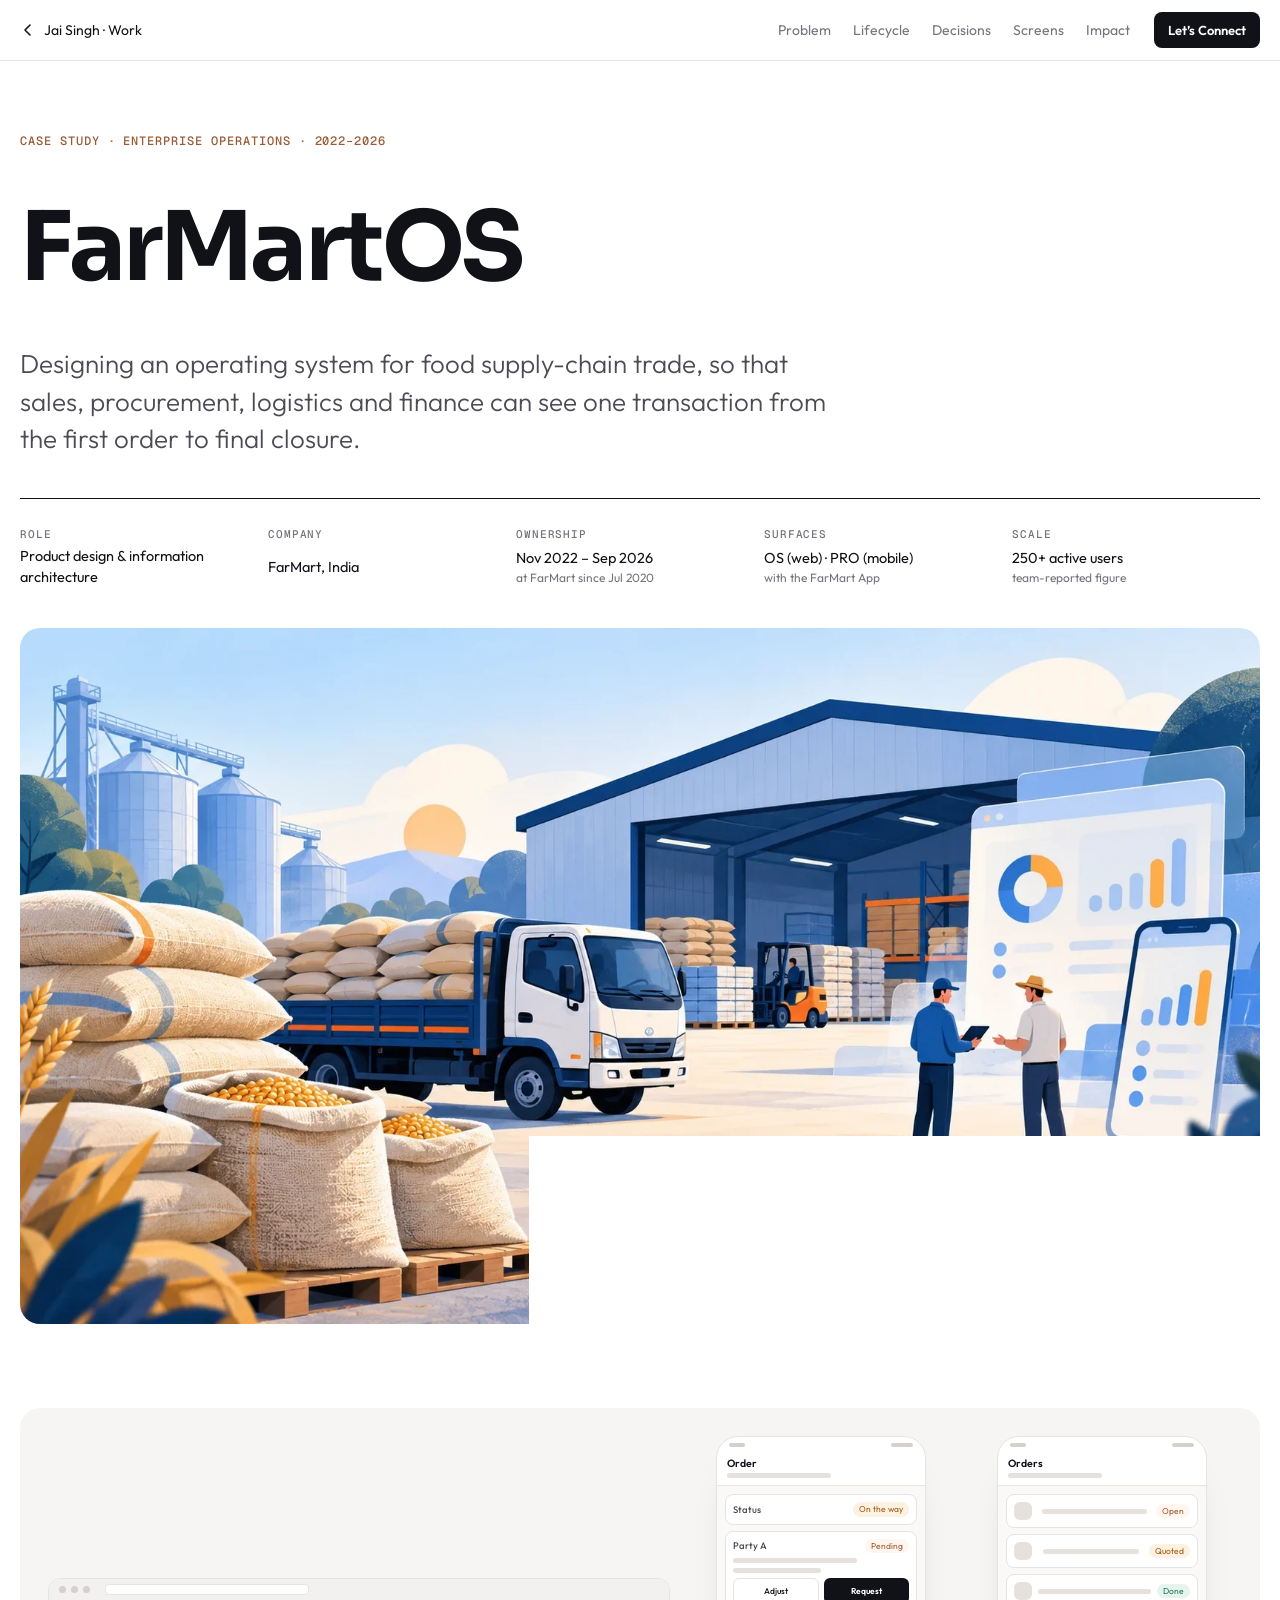
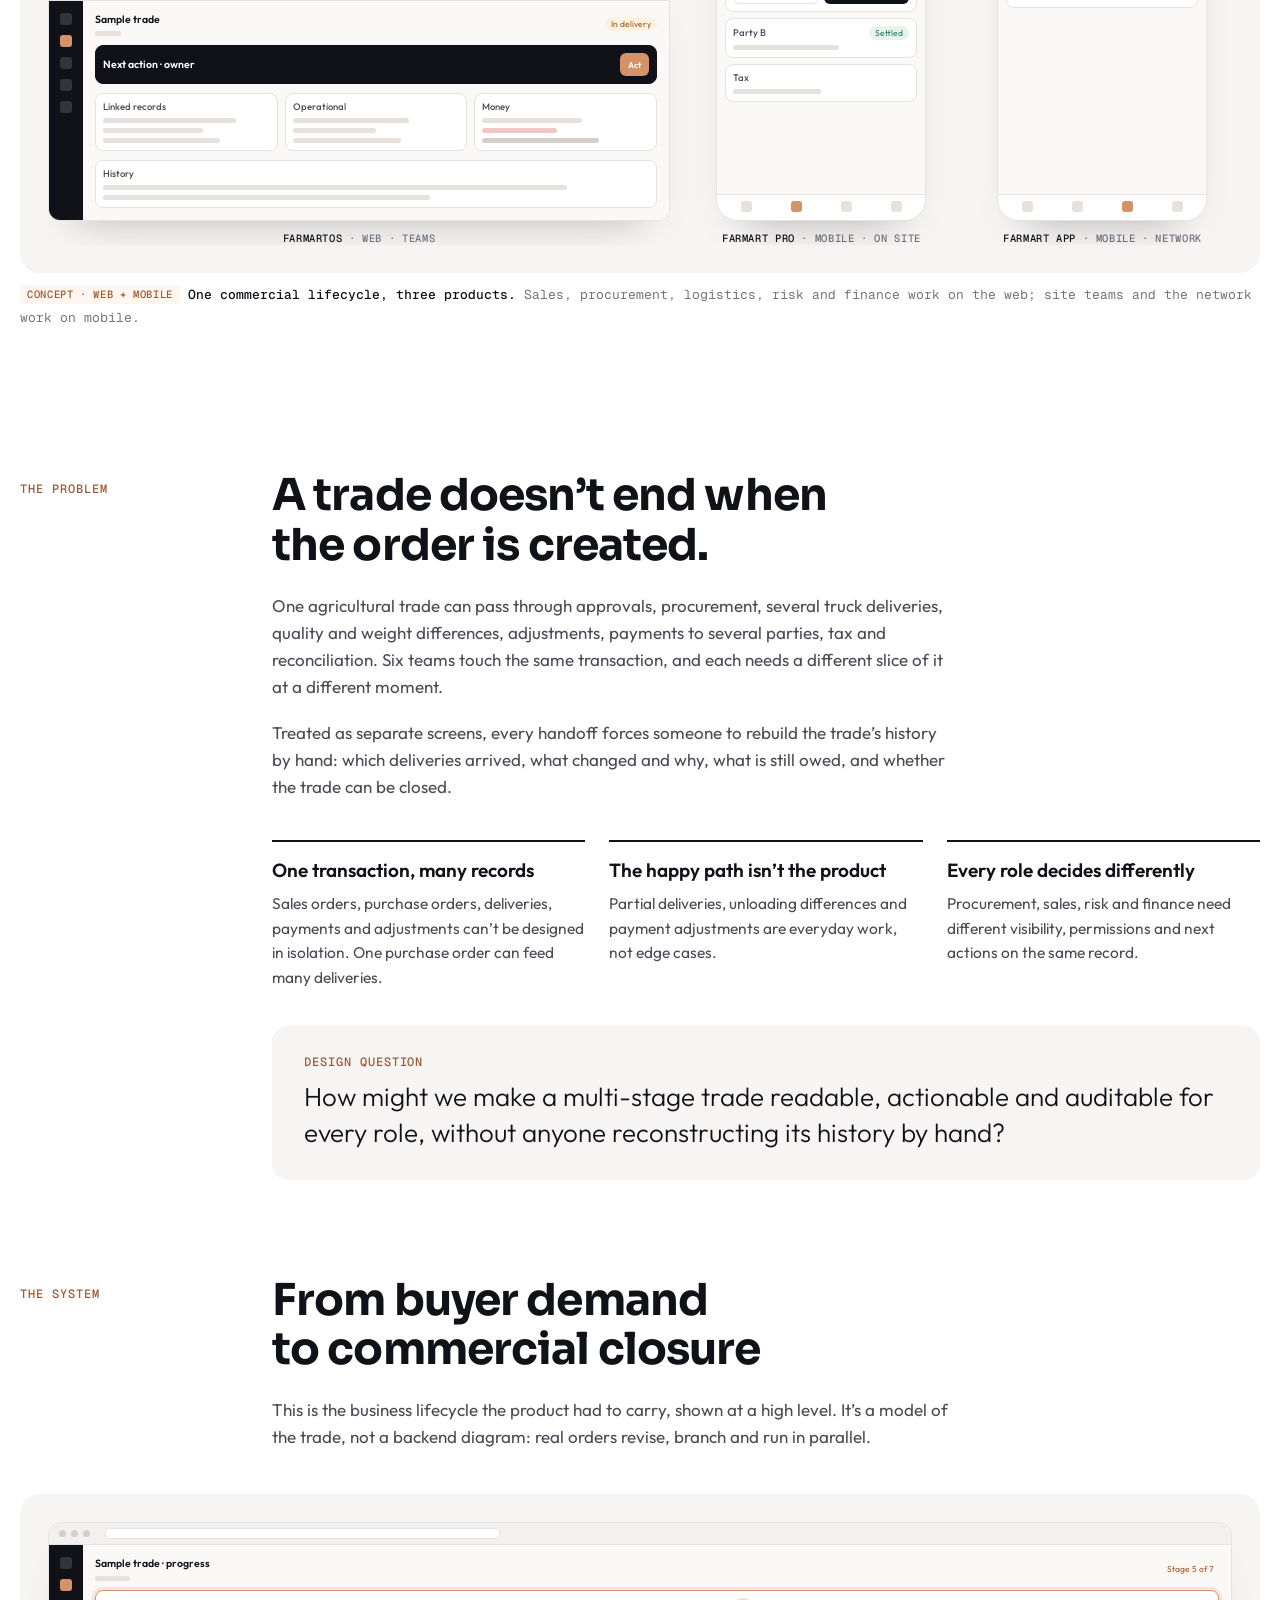
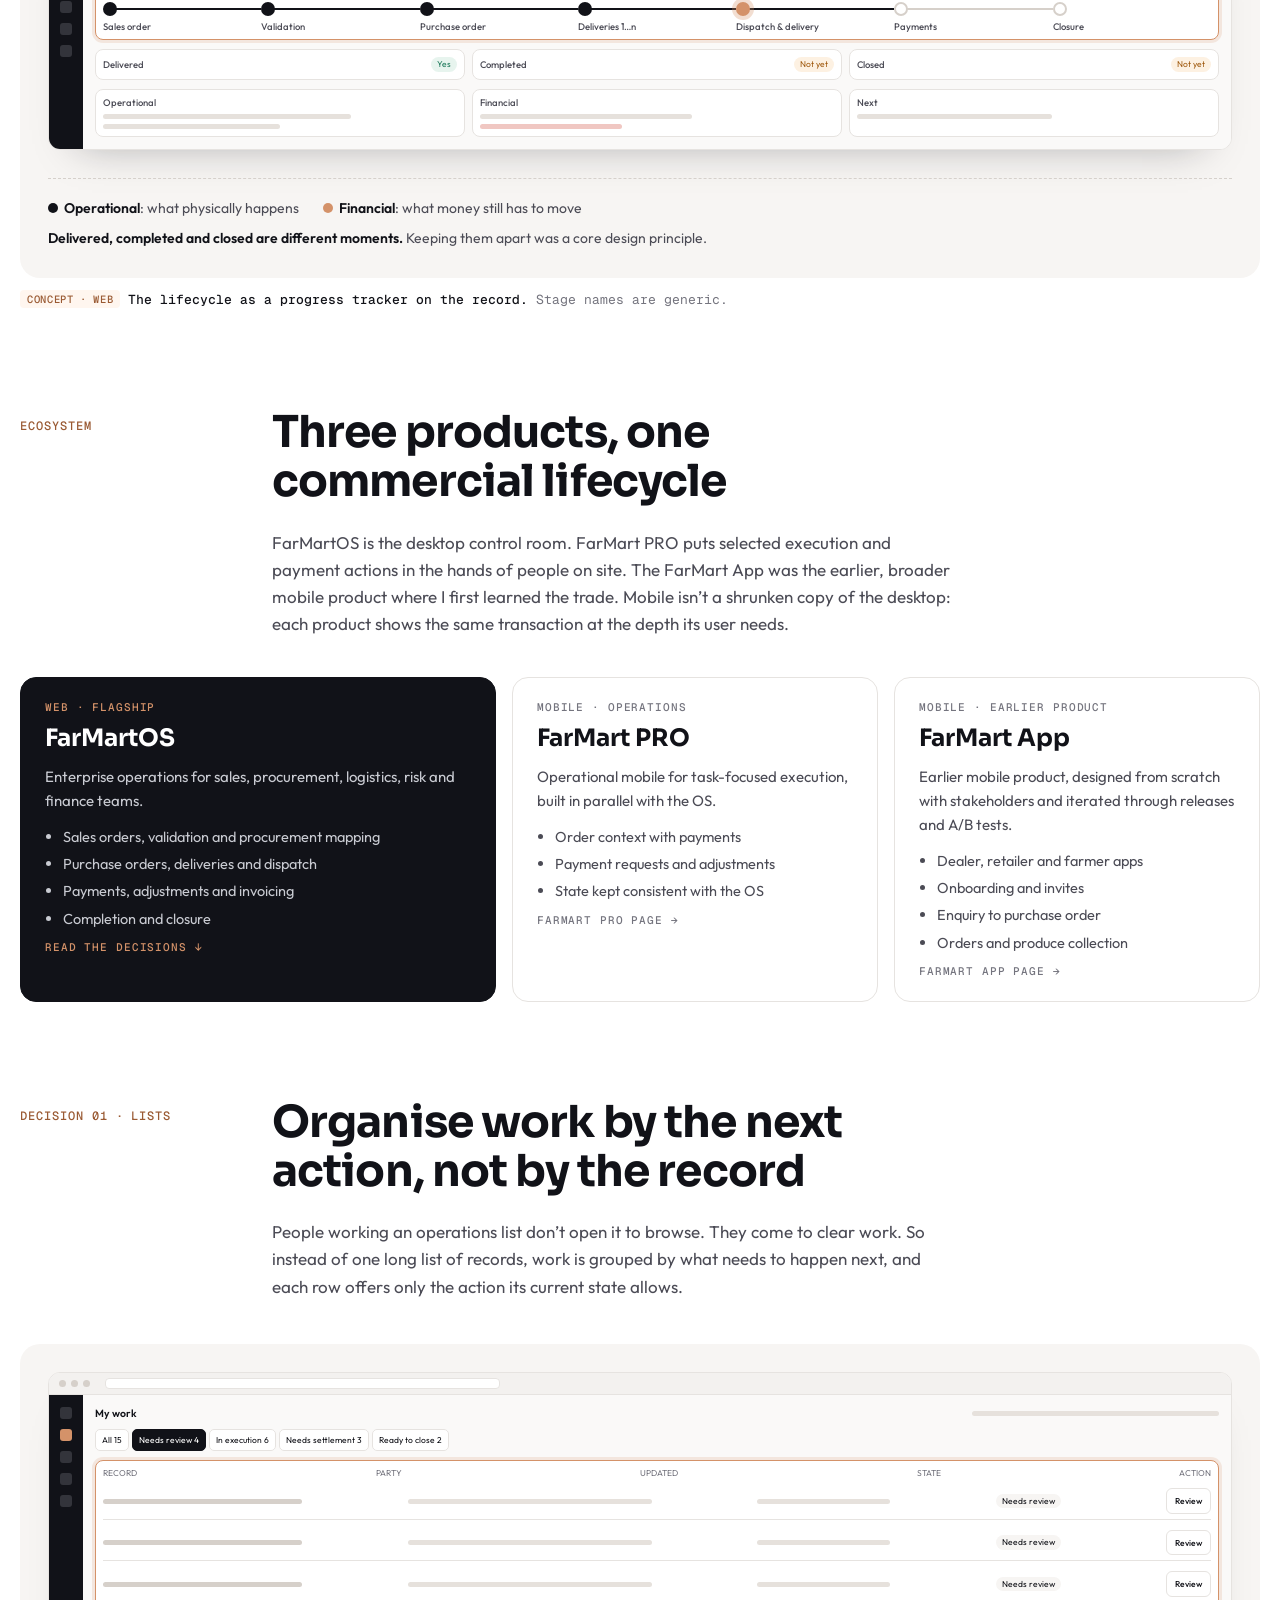
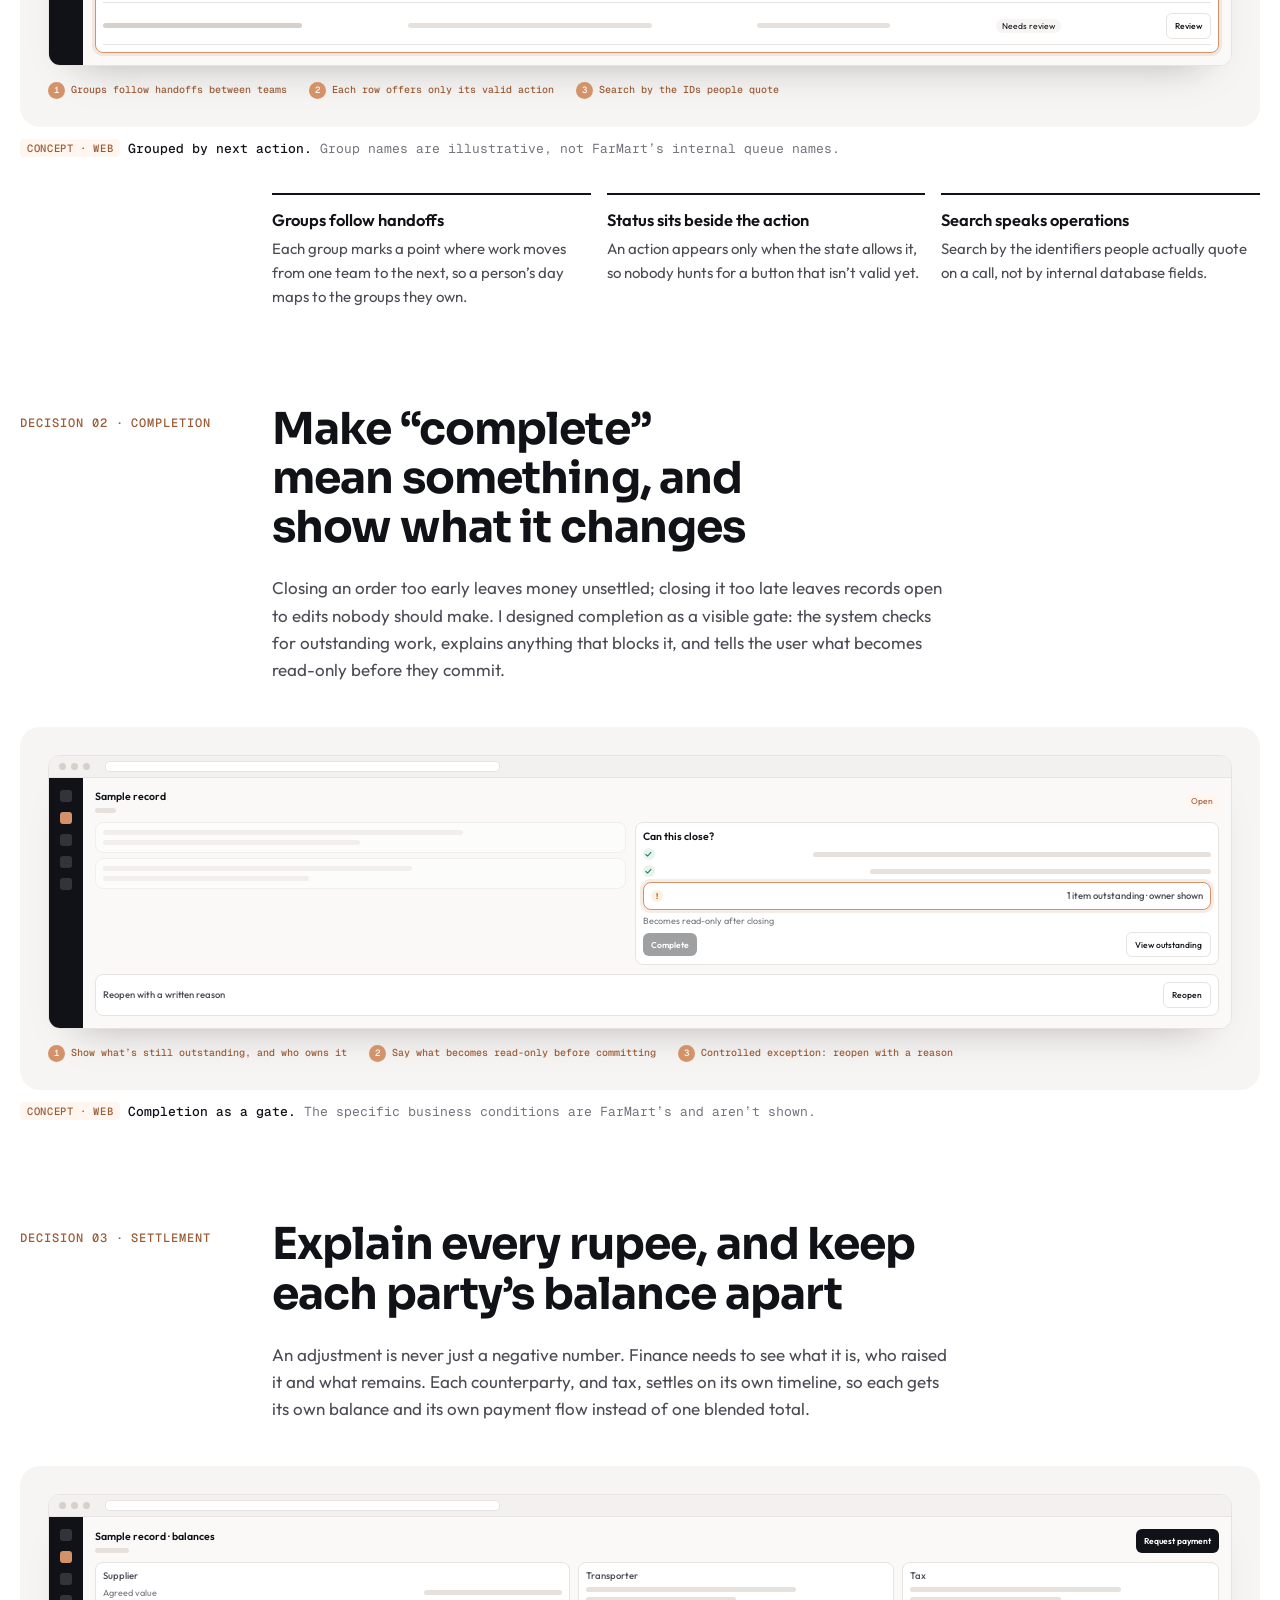
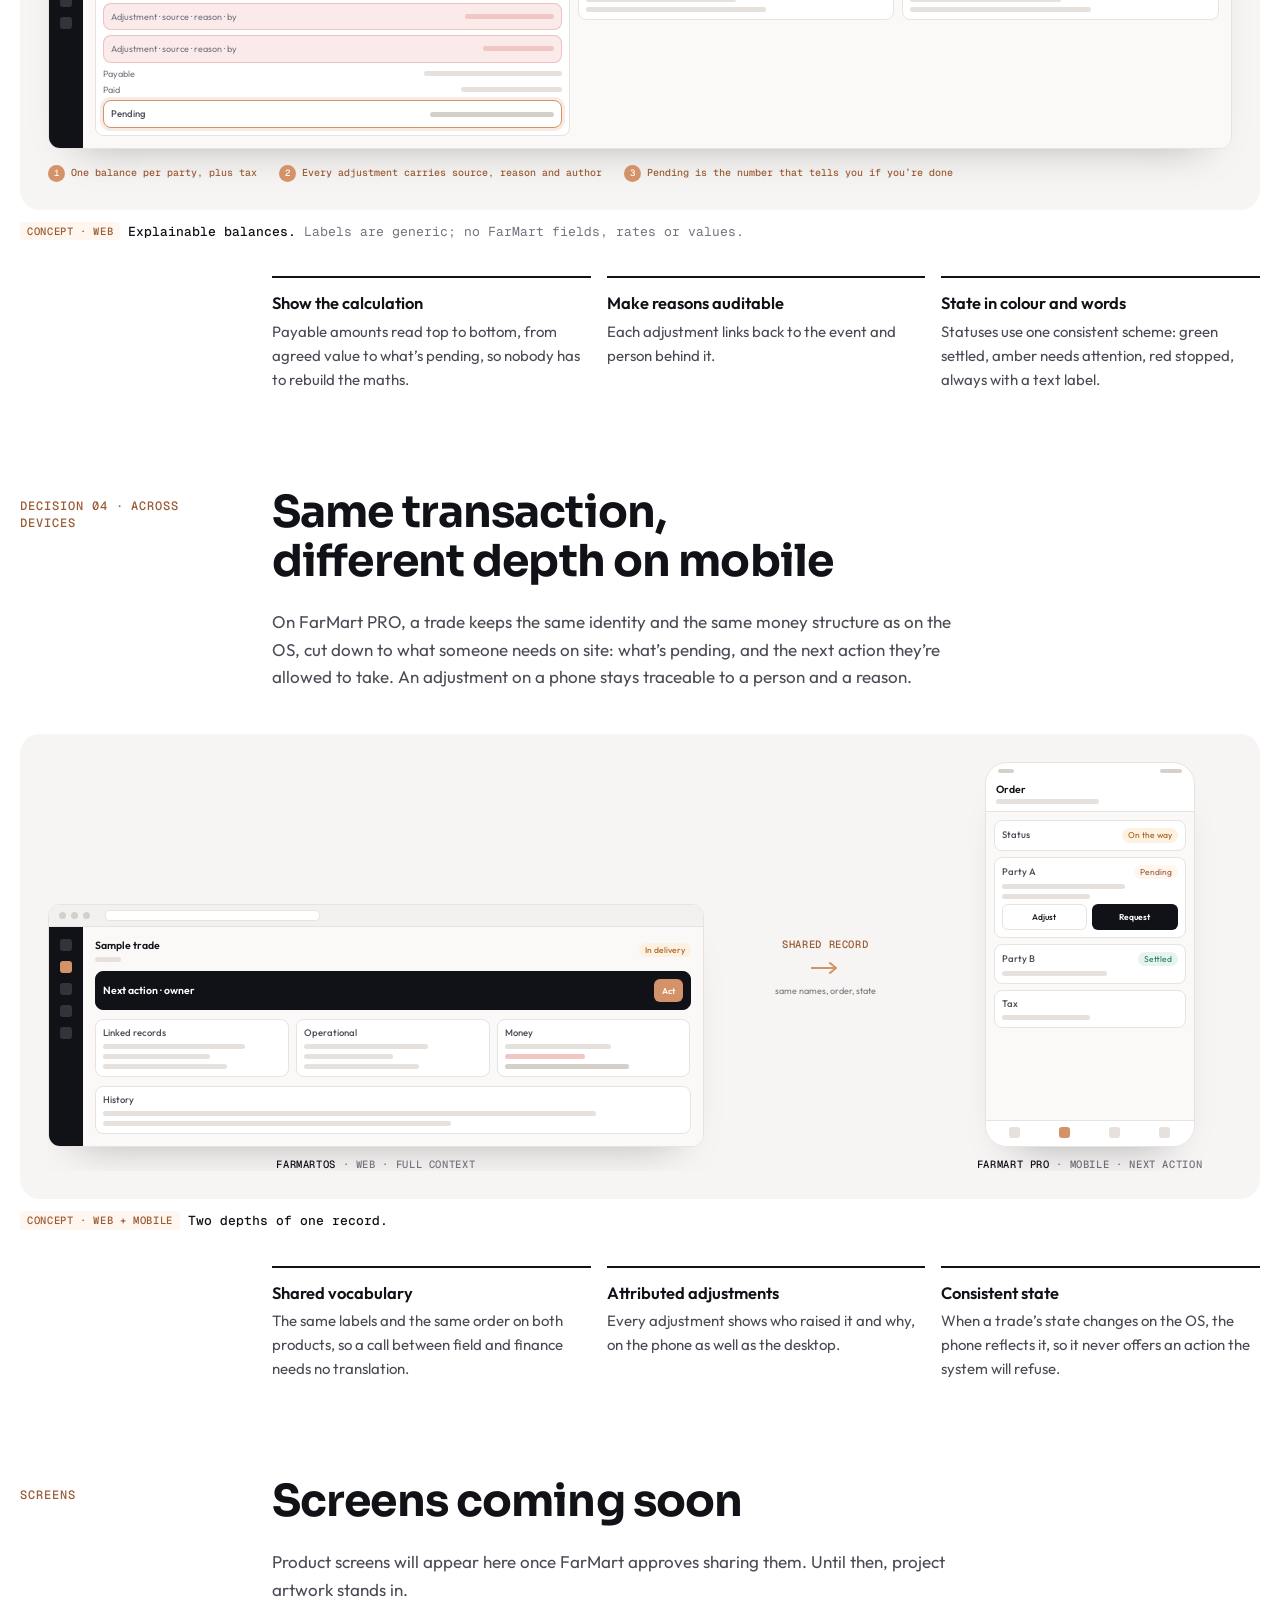
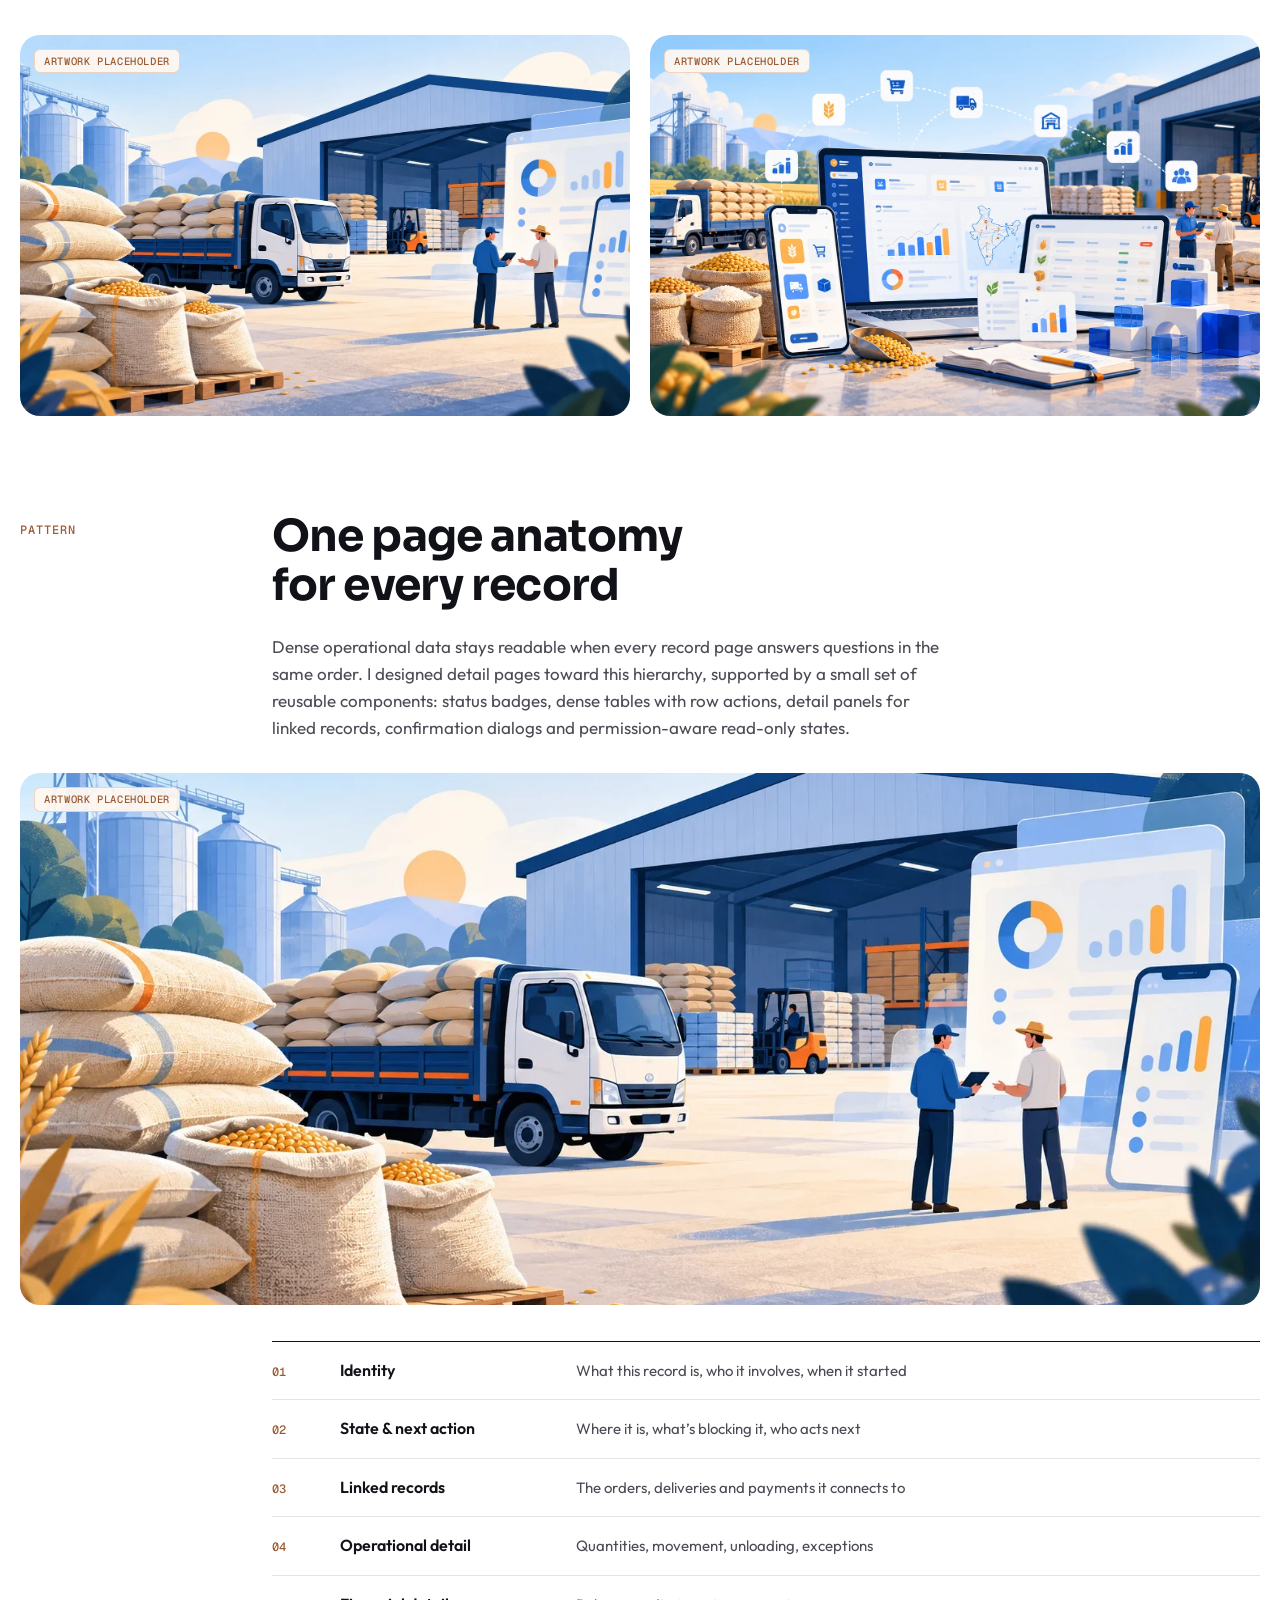
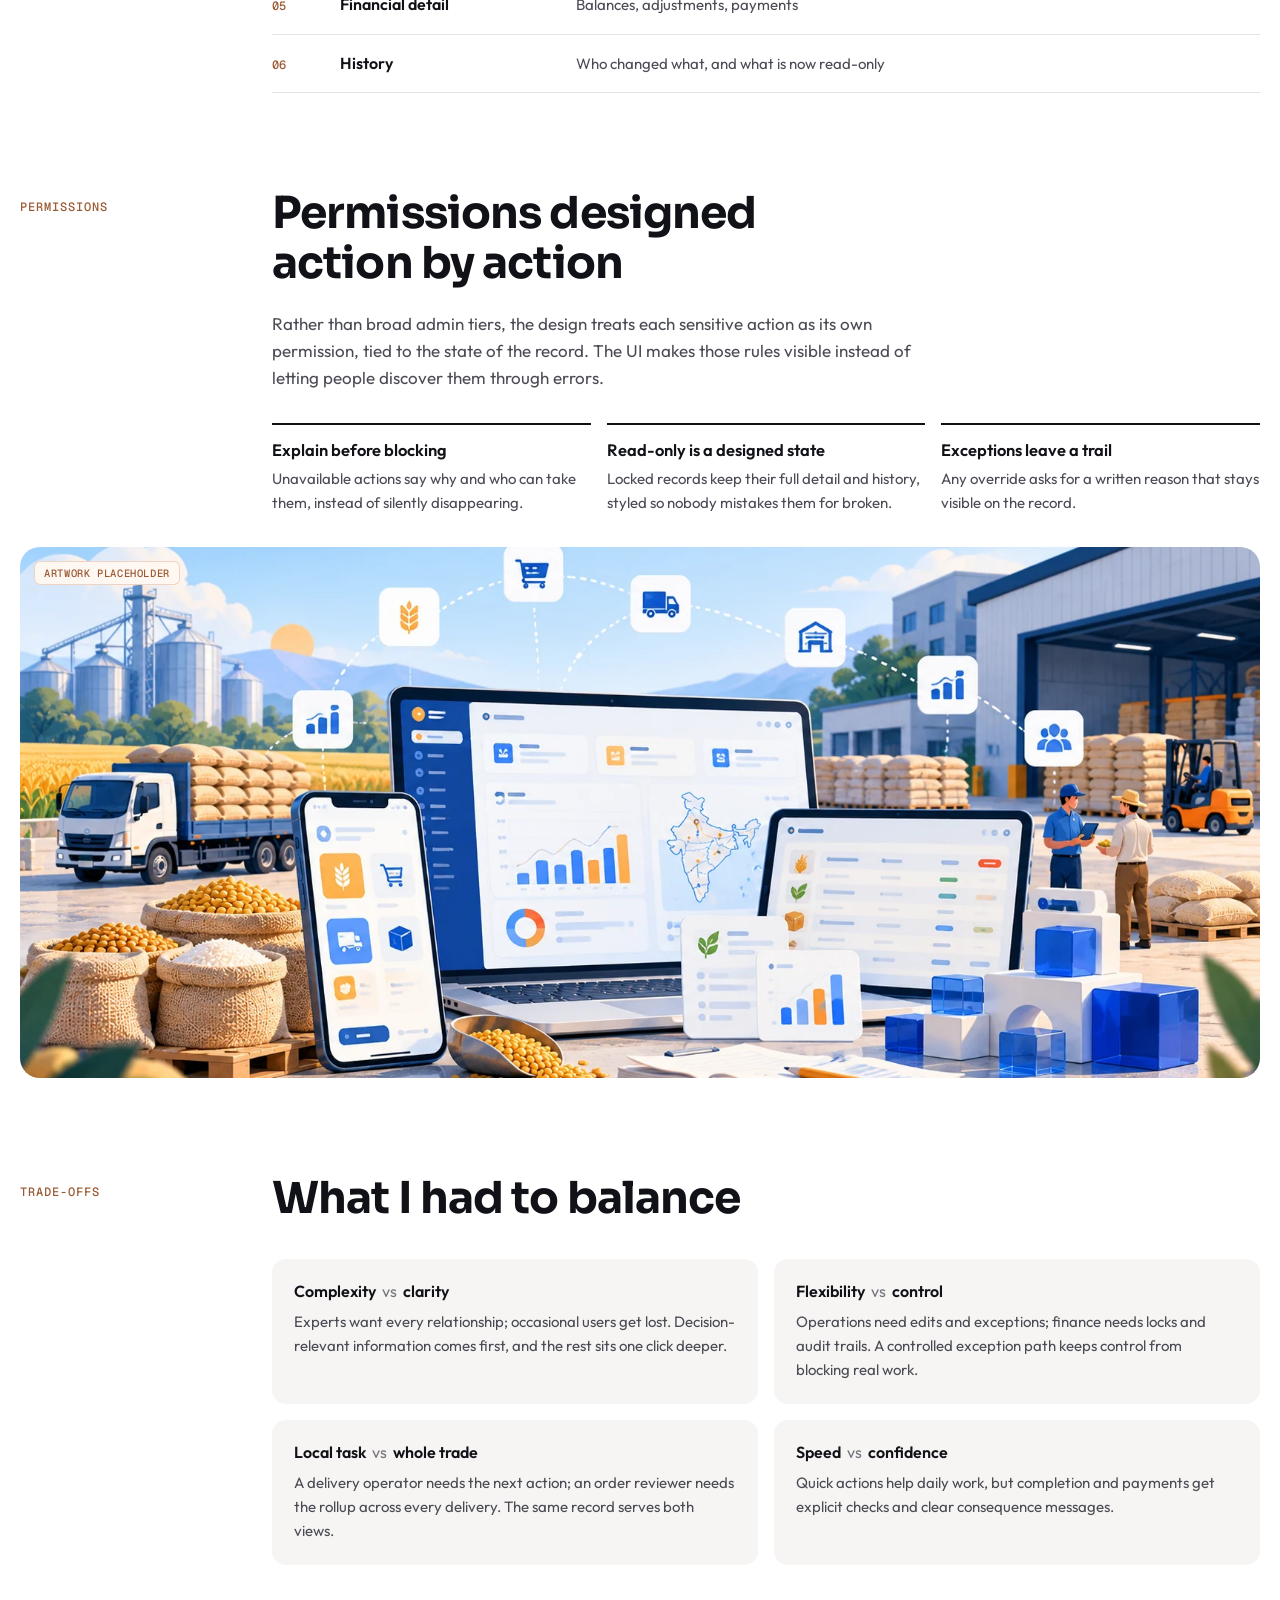
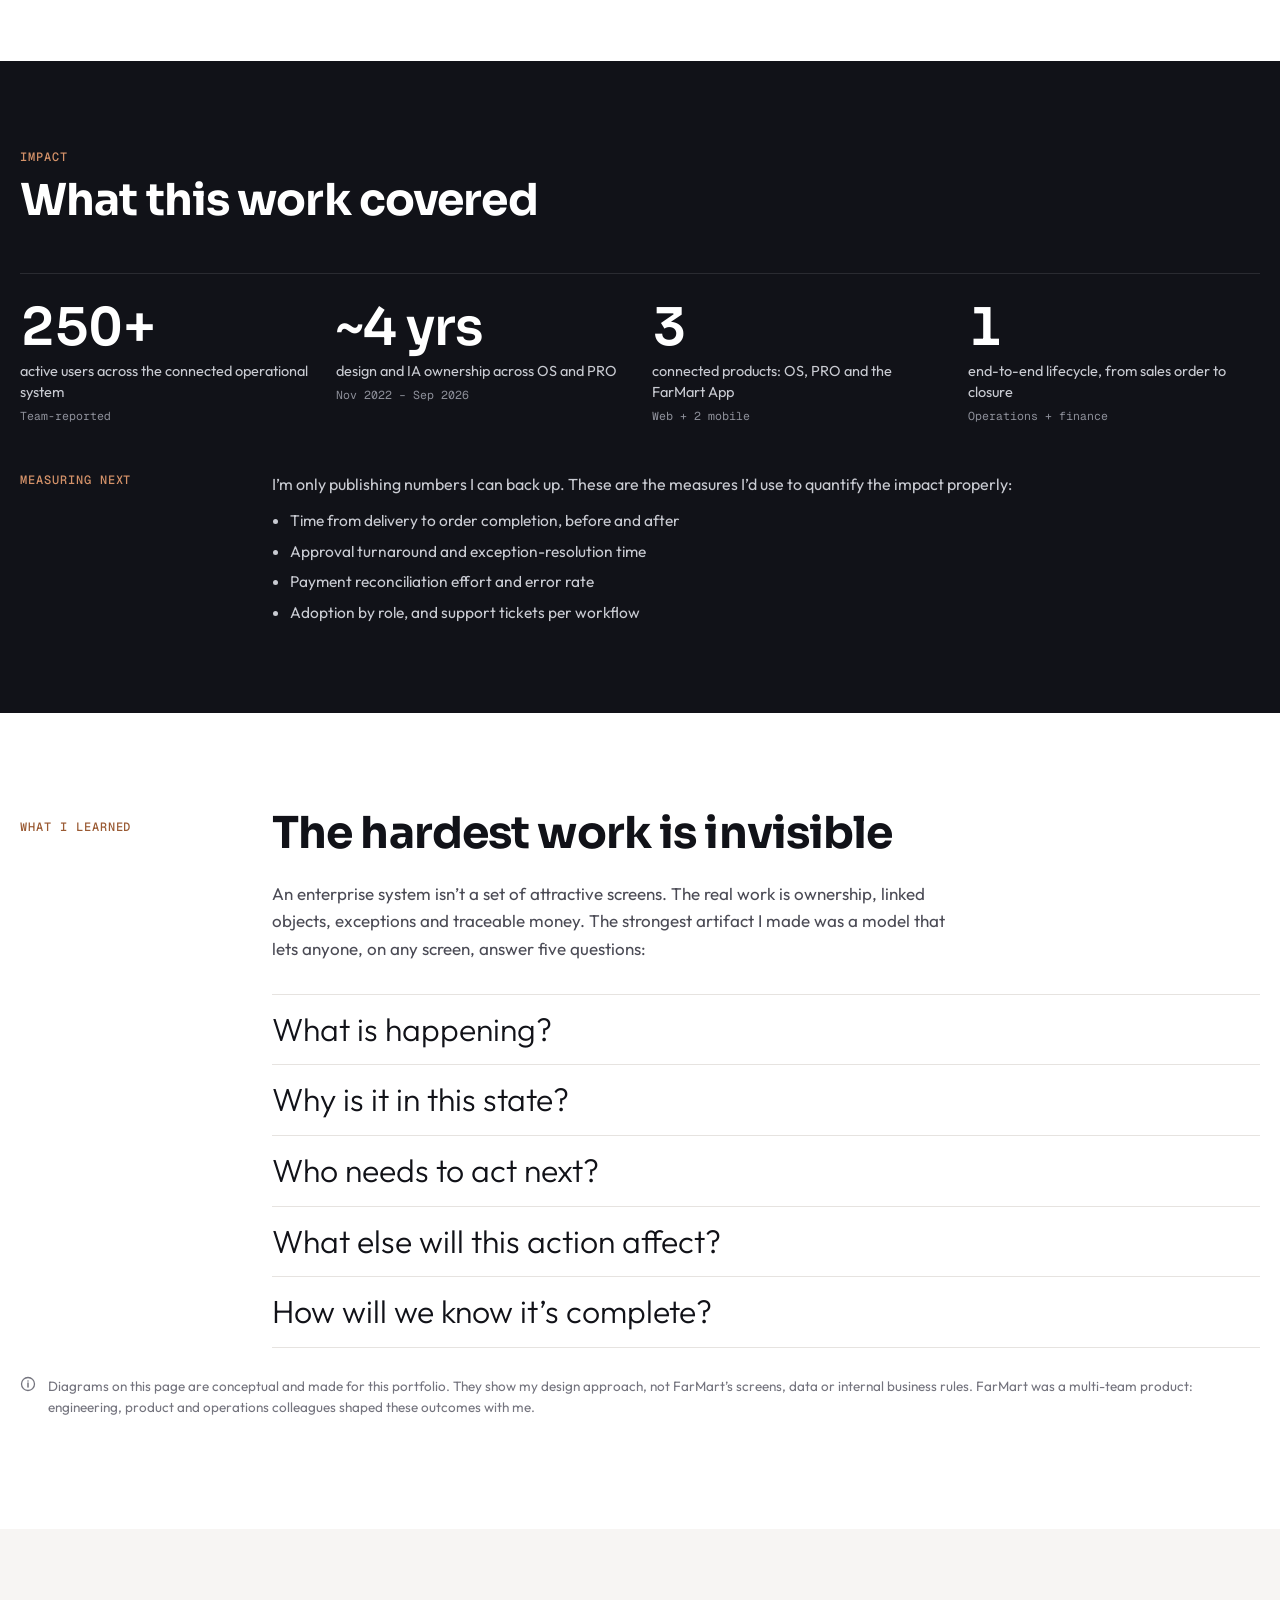
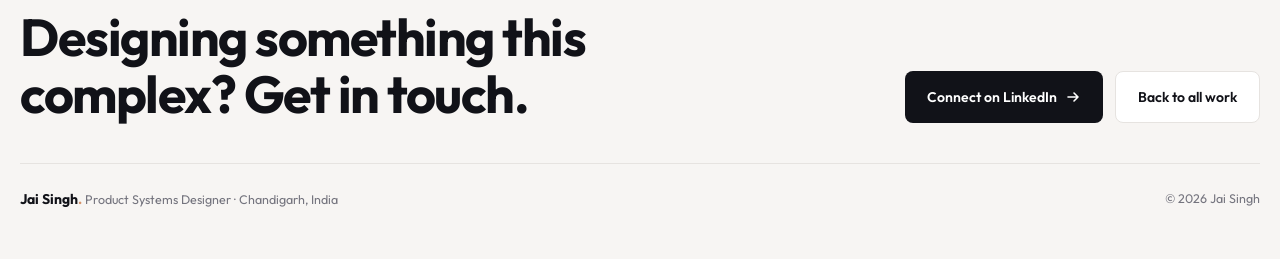
<file: case-studies/farmart-os.html>
<!doctype html>
<html lang="en">
<head>
<meta charset="utf-8">
<meta name="viewport" content="width=device-width,initial-scale=1,viewport-fit=cover">
<title>FarMartOS Case Study</title>
<meta name="claude:viewport-fit-sides" content="cover">
<meta name="description" content="FarMartOS: designing an operating system for food supply-chain trade, from sales order to financial closure.">
<link rel="preconnect" href="https://fonts.googleapis.com">
<link rel="preconnect" href="https://fonts.gstatic.com" crossorigin>
<link rel="stylesheet" href="https://fonts.googleapis.com/css2?family=Outfit:wght@300;400;500;600;700&family=Sora:wght@600;700&family=Geist+Mono:wght@400;500&display=swap">
<link rel="stylesheet" href="../css/base.css">
<link rel="stylesheet" href="../css/mockups.css">
<style>
.hero-art { border-radius: 20px; overflow: hidden; background: #f4f4f5; aspect-ratio: 1191 / 669; max-width: 100%; }
.hero-art img { width: 100%; height: 100%; object-fit: cover; display: block; }
</style>
<link rel="stylesheet" href="../css/hero-mockup.css">
<style>
/* farmart-os-specific override: this page tunes the hero phone mockup a little differently */
.hs-os .ph { position: absolute; width: 16%; right: 2%; bottom: -20%; }
@media (max-width: 860px) { .hs-os .ph { width: 24%; } }
</style>
<link rel="stylesheet" href="../css/artwork-placeholders.css">
<link rel="stylesheet" href="../css/platform-wireframes.css">
<link rel="stylesheet" href="../css/responsive-fixes.css">
<link rel="stylesheet" href="../css/figma-sync.css">
</head>
<body class="farmart-case-study farmart-os">

<header class="topbar">
  <div class="wrap">
    <a class="back" href="../pages/projects.html"><svg width="16" height="16" viewBox="0 0 16 16" fill="none" aria-hidden="true"><path d="M10 3L5 8l5 5" stroke="currentColor" stroke-width="1.6" stroke-linecap="round" stroke-linejoin="round"/></svg>Jai Singh · Work</a>
    <div class="right">
      <nav class="toc" aria-label="On this page">
        <a href="#problem">Problem</a>
        <a href="#lifecycle">Lifecycle</a>
        <a href="#decisions">Decisions</a>
        <a href="#screens">Screens</a>
        <a href="#impact">Impact</a>
      </nav>
      <a class="connect" href="https://www.linkedin.com/in/jai-singh-639511173/" target="_blank" rel="noopener noreferrer">Let’s Connect</a>
    </div>
  </div>
</header>

<main>
  <div class="wrap hero">
    <p class="label">Case study · Enterprise operations · 2022–2026</p>
    <h1>FarMart<em>OS</em></h1>
    <p class="lede">Designing an operating system for food supply-chain trade, so that sales, procurement, logistics and finance can see one transaction from the first order to final closure.</p>
    <dl class="facts">
      <div><dt>Role</dt><dd>Product design &amp; information architecture</dd></div>
      <div><dt>Company</dt><dd>FarMart, India</dd></div>
      <div><dt>Ownership</dt><dd>Nov 2022 – Sep 2026<small>at FarMart since Jul 2020</small></dd></div>
      <div><dt>Surfaces</dt><dd>OS (web) · PRO (mobile)<small>with the FarMart App</small></dd></div>
      <div><dt>Scale</dt><dd>250+ active users<small>team-reported figure</small></dd></div>
    </dl>
    <figure class="hero-art"><img src="../assets/farmart-os.webp" alt="FarMartOS project artwork: warehouse loading bay with trucks and operators" width="1672" height="941"></figure>
    <figure class="figure"><div class="wf" role="img" aria-label="Concept: a FarMartOS web screen showing one trade record with next action, linked records, operations, money and history, next to a FarMart PRO phone screen with status and balances, and a FarMart App phone screen with an order list."><div class="wf-scroll"><div style="min-width:720px"><div class="wf-row" style="grid-template-columns:minmax(0,2.4fr) minmax(0,1fr) minmax(0,1fr);"><div class="wf-cell"><div class="wf-desk" aria-hidden="true"><div class="cb"><i></i><i></i><i></i><span></span></div><div class="bd"><div class="sd"><i class=""></i><i class="on"></i><i class=""></i><i class=""></i><i class=""></i></div><div class="mn"><div class="rw"><div class="cl"><span class="t ">Sample trade</span><span class="ln " style="--w:40%"></span></div><span class="pl w">In delivery</span></div><div class="bx ink "><div class="rw"><span class="t ">Next action · owner</span><span class="bt a">Act</span></div></div><div class="g3"><div class="bx "><span class="t s">Linked records</span><span class="ln " style="--w:80%"></span><span class="ln " style="--w:60%"></span><span class="ln " style="--w:70%"></span></div><div class="bx "><span class="t s">Operational</span><span class="ln " style="--w:70%"></span><span class="ln " style="--w:50%"></span><span class="ln " style="--w:65%"></span></div><div class="bx "><span class="t s">Money</span><span class="ln " style="--w:60%"></span><span class="ln r" style="--w:45%"></span><span class="ln d" style="--w:70%"></span></div></div><div class="bx "><span class="t s">History</span><span class="ln " style="--w:85%"></span><span class="ln " style="--w:60%"></span></div></div></div></div><p class="wf-lbl"><b>FarMartOS</b> · web · teams</p></div><div class="wf-cell"><div class="wf-ph" aria-hidden="true"><div class="sb"></div><div class="hd"><span class="t ">Order</span><span class="ln " style="--w:55%"></span></div><div class="bd"><div class="bx "><div class="rw"><span class="t s">Status</span><span class="pl w">On the way</span></div></div><div class="bx "><div class="rw"><span class="t s">Party A</span><span class="pl a">Pending</span></div><span class="ln " style="--w:70%"></span><span class="ln " style="--w:50%"></span><div class="g2"><span class="bt o">Adjust</span><span class="bt ">Request</span></div></div><div class="bx "><div class="rw"><span class="t s">Party B</span><span class="pl g">Settled</span></div><span class="ln " style="--w:60%"></span></div><div class="bx "><span class="t s">Tax</span><span class="ln " style="--w:50%"></span></div></div><div class="nv"><i class=""></i><i class="on"></i><i class=""></i><i class=""></i></div></div><p class="wf-lbl"><b>FarMart PRO</b> · mobile · on site</p></div><div class="wf-cell"><div class="wf-ph" aria-hidden="true"><div class="sb"></div><div class="hd"><span class="t ">Orders</span><span class="ln " style="--w:50%"></span></div><div class="bd"><div class="bx "><div class="rw"><span class="av"></span><span class="ln " style="--w:60%"></span><span class="pl a">Open</span></div></div><div class="bx "><div class="rw"><span class="av"></span><span class="ln " style="--w:55%"></span><span class="pl w">Quoted</span></div></div><div class="bx "><div class="rw"><span class="av"></span><span class="ln " style="--w:65%"></span><span class="pl g">Done</span></div></div></div><div class="nv"><i class=""></i><i class=""></i><i class="on"></i><i class=""></i></div></div><p class="wf-lbl"><b>FarMart App</b> · mobile · network</p></div></div></div></div></div><figcaption class="wf-cap"><span class="ctag">Concept · web + mobile</span><b>One commercial lifecycle, three products.</b> Sales, procurement, logistics, risk and finance work on the web; site teams and the network work on mobile.</figcaption></figure>
  </div>

  <!-- Problem -->
  <section class="wrap block" id="problem" aria-labelledby="h-problem">
    <div class="sec-top">
      <p class="label">The problem</p>
      <div class="measure">
        <h2 id="h-problem">A trade doesn’t end when the order is created.</h2>
        <div class="body">
          <p>One agricultural trade can pass through approvals, procurement, several truck deliveries, quality and weight differences, adjustments, payments to several parties, tax and reconciliation. Six teams touch the same transaction, and each needs a different slice of it at a different moment.</p>
          <p>Treated as separate screens, every handoff forces someone to rebuild the trade’s history by hand: which deliveries arrived, what changed and why, what is still owed, and whether the trade can be closed.</p>
        </div>
      </div>
    </div>
    <div class="indent">
      <div class="three">
        <div><h3>One transaction, many records</h3><p>Sales orders, purchase orders, deliveries, payments and adjustments can’t be designed in isolation. One purchase order can feed many deliveries.</p></div>
        <div><h3>The happy path isn’t the product</h3><p>Partial deliveries, unloading differences and payment adjustments are everyday work, not edge cases.</p></div>
        <div><h3>Every role decides differently</h3><p>Procurement, sales, risk and finance need different visibility, permissions and next actions on the same record.</p></div>
      </div>
      <p class="question"><span class="label">Design question</span>How might we make a multi-stage trade readable, actionable and auditable for every role, without anyone reconstructing its history by hand?</p>
    </div>
  </section>

  <!-- Lifecycle -->
  <section class="wrap block" id="lifecycle" aria-labelledby="h-life">
    <div class="sec-top">
      <p class="label">The system</p>
      <div class="measure">
        <h2 id="h-life">From buyer demand to commercial closure</h2>
        <div class="body"><p>This is the business lifecycle the product had to carry, shown at a high level. It’s a model of the trade, not a backend diagram: real orders revise, branch and run in parallel.</p></div>
      </div>
    </div>
    <figure class="figure"><div class="wf" role="img" aria-label="Concept: a FarMartOS web screen for one trade, with a seven-stage progress tracker from sales order to closure, the current stage highlighted, and separate delivered, completed and closed states."><div class="wf-desk" aria-hidden="true"><div class="cb"><i></i><i></i><i></i><span></span></div><div class="bd"><div class="sd"><i class=""></i><i class="on"></i><i class=""></i><i class=""></i><i class=""></i></div><div class="mn"><div class="rw"><div class="cl"><span class="t ">Sample trade · progress</span><span class="ln " style="--w:30%"></span></div><span class="pl a">Stage 5 of 7</span></div><div class="bx hl"><div class="stepper"><div class=""><i></i><span class="t s">Sales order</span></div><div class=""><i></i><span class="t s">Validation</span></div><div class=""><i></i><span class="t s">Purchase order</span></div><div class=""><i></i><span class="t s">Deliveries 1…n</span></div><div class="now"><i></i><span class="t s">Dispatch &amp; delivery</span></div><div class="fin todo"><i></i><span class="t s">Payments</span></div><div class="fin todo"><i></i><span class="t s">Closure</span></div></div></div><div class="g3"><div class="bx "><div class="rw"><span class="t s">Delivered</span><span class="pl g">Yes</span></div></div><div class="bx "><div class="rw"><span class="t s">Completed</span><span class="pl w">Not yet</span></div></div><div class="bx "><div class="rw"><span class="t s">Closed</span><span class="pl w">Not yet</span></div></div></div><div class="g3"><div class="bx "><span class="t s">Operational</span><span class="ln " style="--w:70%"></span><span class="ln " style="--w:50%"></span></div><div class="bx "><span class="t s">Financial</span><span class="ln " style="--w:60%"></span><span class="ln r" style="--w:40%"></span></div><div class="bx "><span class="t s">Next</span><span class="ln " style="--w:55%"></span></div></div></div></div></div><p class="flow-legend" style="min-width:0"><span><span class="swatch" style="background:var(--ink)"></span><b>Operational</b>: what physically happens</span><span><span class="swatch" style="background:var(--accent)"></span><b>Financial</b>: what money still has to move</span><span><b>Delivered, completed and closed are different moments.</b> Keeping them apart was a core design principle.</span></p></div><figcaption class="wf-cap"><span class="ctag">Concept · web</span><b>The lifecycle as a progress tracker on the record.</b> Stage names are generic.</figcaption></figure>
  </section>

  <!-- Ecosystem -->
  <section class="wrap block" id="ecosystem" aria-labelledby="h-eco">
    <div class="sec-top">
      <p class="label">Ecosystem</p>
      <div class="measure">
        <h2 id="h-eco">Three products, one commercial lifecycle</h2>
        <div class="body"><p>FarMartOS is the desktop control room. FarMart PRO puts selected execution and payment actions in the hands of people on site. The FarMart App was the earlier, broader mobile product where I first learned the trade. Mobile isn’t a shrunken copy of the desktop: each product shows the same transaction at the depth its user needs.</p></div>
      </div>
    </div>
    <div class="eco">
      <article class="lead"><p class="tag">Web · flagship</p><h3>FarMartOS</h3><p>Enterprise operations for sales, procurement, logistics, risk and finance teams.</p><ul><li>Sales orders, validation and procurement mapping</li><li>Purchase orders, deliveries and dispatch</li><li>Payments, adjustments and invoicing</li><li>Completion and closure</li></ul><a class="tag" href="#decisions" style="color:var(--accent);text-decoration:none">Read the decisions ↓</a></article>
      <article><p class="tag">Mobile · operations</p><h3>FarMart PRO</h3><p>Operational mobile for task-focused execution, built in parallel with the OS.</p><ul><li>Order context with payments</li><li>Payment requests and adjustments</li><li>State kept consistent with the OS</li></ul><a class="tag" href="farmart-pro.html" style="text-decoration:none">FarMart PRO page →</a></article>
      <article><p class="tag">Mobile · earlier product</p><h3>FarMart App</h3><p>Earlier mobile product, designed from scratch with stakeholders and iterated through releases and A/B tests.</p><ul><li>Dealer, retailer and farmer apps</li><li>Onboarding and invites</li><li>Enquiry to purchase order</li><li>Orders and produce collection</li></ul><a class="tag" href="farmart-app.html" style="text-decoration:none">FarMart App page →</a></article>
    </div>
  </section>

  <!-- Decision 1 -->
  <section class="wrap block" id="decisions" aria-labelledby="h-d1">
    <div class="sec-top">
      <p class="label">Decision 01 · Lists</p>
      <div class="measure">
        <h2 id="h-d1">Organise work by the next action, not by the record</h2>
        <div class="body"><p>People working an operations list don’t open it to browse. They come to clear work. So instead of one long list of records, work is grouped by what needs to happen next, and each row offers only the action its current state allows.</p></div>
      </div>
    </div>
    <figure class="figure"><div class="wf" role="img" aria-label="Concept: a FarMartOS web work list with tabs grouped by next action and counts, and a table where each row shows its state and the one action it allows."><div class="wf-desk" aria-hidden="true"><div class="cb"><i></i><i></i><i></i><span></span></div><div class="bd"><div class="sd"><i class=""></i><i class="on"></i><i class=""></i><i class=""></i><i class=""></i></div><div class="mn"><div class="rw"><span class="t ">My work</span><span class="ln " style="--w:22%"></span></div><div class="tg"><span>All 15</span><span class="on">Needs review 4</span><span>In execution 6</span><span>Needs settlement 3</span><span>Ready to close 2</span></div><div class="bx hl"><div class="rw t m" style="font-size:8.5px"><span>RECORD</span><span>PARTY</span><span>UPDATED</span><span>STATE</span><span>ACTION</span></div><div class="rw" style="padding:5px 0;border-bottom:1px solid var(--line)"><span class="ln d" style="--w:18%"></span><span class="ln " style="--w:22%"></span><span class="ln " style="--w:12%"></span><span class="pl ">Needs review</span><span class="bt o">Review</span></div><div class="rw" style="padding:5px 0;border-bottom:1px solid var(--line)"><span class="ln d" style="--w:18%"></span><span class="ln " style="--w:22%"></span><span class="ln " style="--w:12%"></span><span class="pl ">Needs review</span><span class="bt o">Review</span></div><div class="rw" style="padding:5px 0;border-bottom:1px solid var(--line)"><span class="ln d" style="--w:18%"></span><span class="ln " style="--w:22%"></span><span class="ln " style="--w:12%"></span><span class="pl ">Needs review</span><span class="bt o">Review</span></div><div class="rw" style="padding:5px 0;border-bottom:1px solid var(--line)"><span class="ln d" style="--w:18%"></span><span class="ln " style="--w:22%"></span><span class="ln " style="--w:12%"></span><span class="pl ">Needs review</span><span class="bt o">Review</span></div></div></div></div></div><div class="anns"><span class="ann" data-n="1">Groups follow handoffs between teams</span><span class="ann" data-n="2">Each row offers only its valid action</span><span class="ann" data-n="3">Search by the IDs people quote</span></div></div><figcaption class="wf-cap"><span class="ctag">Concept · web</span><b>Grouped by next action.</b> Group names are illustrative, not FarMart’s internal queue names.</figcaption></figure>
    <div class="indent principles">
      <div><h4>Groups follow handoffs</h4><p>Each group marks a point where work moves from one team to the next, so a person’s day maps to the groups they own.</p></div>
      <div><h4>Status sits beside the action</h4><p>An action appears only when the state allows it, so nobody hunts for a button that isn’t valid yet.</p></div>
      <div><h4>Search speaks operations</h4><p>Search by the identifiers people actually quote on a call, not by internal database fields.</p></div>
    </div>
  </section>

  <!-- Decision 2 -->
  <section class="wrap block" aria-labelledby="h-d2">
    <div class="sec-top">
      <p class="label">Decision 02 · Completion</p>
      <div class="measure">
        <h2 id="h-d2">Make “complete” mean something, and show what it changes</h2>
        <div class="body"><p>Closing an order too early leaves money unsettled; closing it too late leaves records open to edits nobody should make. I designed completion as a visible gate: the system checks for outstanding work, explains anything that blocks it, and tells the user what becomes read-only before they commit.</p></div>
      </div>
    </div>
    <figure class="figure"><div class="wf" role="img" aria-label="Concept: a FarMartOS web record with a completion check panel that lists what is done, highlights one outstanding item with its owner, disables Complete, and notes the record becomes read-only after closing, plus a reopen-with-reason control."><div class="wf-desk" aria-hidden="true"><div class="cb"><i></i><i></i><i></i><span></span></div><div class="bd"><div class="sd"><i class=""></i><i class="on"></i><i class=""></i><i class=""></i><i class=""></i></div><div class="mn"><div class="rw"><div class="cl"><span class="t ">Sample record</span><span class="ln " style="--w:30%"></span></div><span class="pl a">Open</span></div><div style="display:grid;grid-template-columns:1fr minmax(0,1.1fr);gap:9px;align-items:start"><div class="cl" style="opacity:.45"><div class="bx "><span class="ln " style="--w:70%"></span><span class="ln " style="--w:50%"></span></div><div class="bx "><span class="ln " style="--w:60%"></span><span class="ln " style="--w:40%"></span></div></div><div class="bx "><span class="t ">Can this close?</span><div class="rw"><span class="ok">✓</span><span class="ln " style="--w:70%"></span></div><div class="rw"><span class="ok">✓</span><span class="ln " style="--w:60%"></span></div><div class="bx hl"><div class="rw"><span class="no">!</span><span class="t s">1 item outstanding · owner shown</span></div></div><span class="t m">Becomes read-only after closing</span><div class="rw"><span class="bt x">Complete</span><span class="bt o">View outstanding</span></div></div></div><div class="bx "><div class="rw"><span class="t s">Reopen with a written reason</span><span class="bt o">Reopen</span></div></div></div></div></div><div class="anns"><span class="ann" data-n="1">Show what’s still outstanding, and who owns it</span><span class="ann" data-n="2">Say what becomes read-only before committing</span><span class="ann" data-n="3">Controlled exception: reopen with a reason</span></div></div><figcaption class="wf-cap"><span class="ctag">Concept · web</span><b>Completion as a gate.</b> The specific business conditions are FarMart’s and aren’t shown.</figcaption></figure>
  </section>

  <!-- Decision 3 -->
  <section class="wrap block" aria-labelledby="h-d3">
    <div class="sec-top">
      <p class="label">Decision 03 · Settlement</p>
      <div class="measure">
        <h2 id="h-d3">Explain every rupee, and keep each party’s balance apart</h2>
        <div class="body"><p>An adjustment is never just a negative number. Finance needs to see what it is, who raised it and what remains. Each counterparty, and tax, settles on its own timeline, so each gets its own balance and its own payment flow instead of one blended total.</p></div>
      </div>
    </div>
    <figure class="figure"><div class="wf" role="img" aria-label="Concept: a FarMartOS web balances screen with separate supplier, transporter and tax columns; the supplier column reads from agreed value through each adjustment with its source, reason and author, to payable, paid and pending."><div class="wf-desk" aria-hidden="true"><div class="cb"><i></i><i></i><i></i><span></span></div><div class="bd"><div class="sd"><i class=""></i><i class="on"></i><i class=""></i><i class=""></i><i class=""></i></div><div class="mn"><div class="rw"><div class="cl"><span class="t ">Sample record · balances</span><span class="ln " style="--w:28%"></span></div><span class="bt ">Request payment</span></div><div style="display:grid;grid-template-columns:minmax(0,1.5fr) 1fr 1fr;gap:8px;align-items:start"><div class="bx "><span class="t s">Supplier</span><div class="rw"><span class="t m">Agreed value</span><span class="ln " style="--w:30%"></span></div><div class="bx red"><div class="rw"><span class="t m">Adjustment · source · reason · by</span><span class="ln r" style="--w:20%"></span></div></div><div class="bx red"><div class="rw"><span class="t m">Adjustment · source · reason · by</span><span class="ln r" style="--w:16%"></span></div></div><div class="rw"><span class="t m">Payable</span><span class="ln " style="--w:30%"></span></div><div class="rw"><span class="t m">Paid</span><span class="ln " style="--w:22%"></span></div><div class="bx hl"><div class="rw"><span class="t s">Pending</span><span class="ln d" style="--w:28%"></span></div></div></div><div class="bx "><span class="t s">Transporter</span><span class="ln " style="--w:70%"></span><span class="ln " style="--w:50%"></span><span class="ln " style="--w:60%"></span></div><div class="bx "><span class="t s">Tax</span><span class="ln " style="--w:70%"></span><span class="ln " style="--w:50%"></span><span class="ln " style="--w:60%"></span></div></div></div></div></div><div class="anns"><span class="ann" data-n="1">One balance per party, plus tax</span><span class="ann" data-n="2">Every adjustment carries source, reason and author</span><span class="ann" data-n="3">Pending is the number that tells you if you’re done</span></div></div><figcaption class="wf-cap"><span class="ctag">Concept · web</span><b>Explainable balances.</b> Labels are generic; no FarMart fields, rates or values.</figcaption></figure>
    <div class="indent principles">
      <div><h4>Show the calculation</h4><p>Payable amounts read top to bottom, from agreed value to what’s pending, so nobody has to rebuild the maths.</p></div>
      <div><h4>Make reasons auditable</h4><p>Each adjustment links back to the event and person behind it.</p></div>
      <div><h4>State in colour and words</h4><p>Statuses use one consistent scheme: green settled, amber needs attention, red stopped, always with a text label.</p></div>
    </div>
  </section>

  <!-- Decision 4 -->
  <section class="wrap block" aria-labelledby="h-d4">
    <div class="sec-top">
      <p class="label">Decision 04 · Across devices</p>
      <div class="measure">
        <h2 id="h-d4">Same transaction, different depth on mobile</h2>
        <div class="body"><p>On FarMart PRO, a trade keeps the same identity and the same money structure as on the OS, cut down to what someone needs on site: what’s pending, and the next action they’re allowed to take. An adjustment on a phone stays traceable to a person and a reason.</p></div>
      </div>
    </div>
    <figure class="figure"><div class="wf" role="img" aria-label="Concept: the same trade on a FarMartOS web screen with full context and on a FarMart PRO phone screen showing status, balances and the next permitted action."><div class="wf-scroll"><div style="min-width:640px"><div class="wf-row" style="grid-template-columns:minmax(0,2.3fr) minmax(0,.7fr) minmax(0,1fr);"><div class="wf-cell"><div class="wf-desk" aria-hidden="true"><div class="cb"><i></i><i></i><i></i><span></span></div><div class="bd"><div class="sd"><i class=""></i><i class="on"></i><i class=""></i><i class=""></i><i class=""></i></div><div class="mn"><div class="rw"><div class="cl"><span class="t ">Sample trade</span><span class="ln " style="--w:40%"></span></div><span class="pl w">In delivery</span></div><div class="bx ink "><div class="rw"><span class="t ">Next action · owner</span><span class="bt a">Act</span></div></div><div class="g3"><div class="bx "><span class="t s">Linked records</span><span class="ln " style="--w:80%"></span><span class="ln " style="--w:60%"></span><span class="ln " style="--w:70%"></span></div><div class="bx "><span class="t s">Operational</span><span class="ln " style="--w:70%"></span><span class="ln " style="--w:50%"></span><span class="ln " style="--w:65%"></span></div><div class="bx "><span class="t s">Money</span><span class="ln " style="--w:60%"></span><span class="ln r" style="--w:45%"></span><span class="ln d" style="--w:70%"></span></div></div><div class="bx "><span class="t s">History</span><span class="ln " style="--w:85%"></span><span class="ln " style="--w:60%"></span></div></div></div></div><p class="wf-lbl"><b>FarMartOS</b> · web · full context</p></div><div class="wf-cell" style="align-self:center"><span class="t s" style="font:500 10.5px var(--f-mono);letter-spacing:.06em;text-transform:uppercase;color:var(--accent-ink)">Shared record</span><span class="arrow-r"><svg width="28" height="14" viewBox="0 0 28 14" aria-hidden="true"><path d="M0 7h24M19 2l6 5-6 5" fill="none" stroke="currentColor" stroke-width="2" stroke-linecap="round" stroke-linejoin="round"/></svg></span><span class="t m" style="text-align:center">same names, order, state</span></div><div class="wf-cell"><div class="wf-ph" aria-hidden="true"><div class="sb"></div><div class="hd"><span class="t ">Order</span><span class="ln " style="--w:55%"></span></div><div class="bd"><div class="bx "><div class="rw"><span class="t s">Status</span><span class="pl w">On the way</span></div></div><div class="bx "><div class="rw"><span class="t s">Party A</span><span class="pl a">Pending</span></div><span class="ln " style="--w:70%"></span><span class="ln " style="--w:50%"></span><div class="g2"><span class="bt o">Adjust</span><span class="bt ">Request</span></div></div><div class="bx "><div class="rw"><span class="t s">Party B</span><span class="pl g">Settled</span></div><span class="ln " style="--w:60%"></span></div><div class="bx "><span class="t s">Tax</span><span class="ln " style="--w:50%"></span></div></div><div class="nv"><i class=""></i><i class="on"></i><i class=""></i><i class=""></i></div></div><p class="wf-lbl"><b>FarMart PRO</b> · mobile · next action</p></div></div></div></div></div><figcaption class="wf-cap"><span class="ctag">Concept · web + mobile</span><b>Two depths of one record.</b></figcaption></figure>
    <div class="indent principles">
      <div><h4>Shared vocabulary</h4><p>The same labels and the same order on both products, so a call between field and finance needs no translation.</p></div>
      <div><h4>Attributed adjustments</h4><p>Every adjustment shows who raised it and why, on the phone as well as the desktop.</p></div>
      <div><h4>Consistent state</h4><p>When a trade’s state changes on the OS, the phone reflects it, so it never offers an action the system will refuse.</p></div>
    </div>
  </section>

  <!-- Screens (placeholders) -->
  <section class="wrap block" id="screens" aria-labelledby="h-screens">
    <div class="sec-top">
      <p class="label">Screens</p>
      <div class="measure">
        <h2 id="h-screens">Screens coming soon</h2>
        <div class="body"><p>Product screens will appear here once FarMart approves sharing them. Until then, project artwork stands in.</p></div>
      </div>
    </div>
    <div class="art-grid"><figure class="art-ph"><img src="../assets/farmart-os.webp" alt="FarMartOS project artwork" style="object-position:50% 40%" loading="lazy" width="1672" height="941"><span class="chip-ph">Artwork placeholder</span></figure><figure class="art-ph"><img src="../assets/supply-chain.webp" alt="Supply chain ecosystem artwork" style="object-position:50% 50%" loading="lazy" width="1672" height="941"><span class="chip-ph">Artwork placeholder</span></figure></div>
  </section>

  <!-- Architecture -->
  <section class="wrap block" aria-labelledby="h-arch">
    <div class="sec-top">
      <p class="label">Pattern</p>
      <div class="measure">
        <h2 id="h-arch">One page anatomy for every record</h2>
        <div class="body"><p>Dense operational data stays readable when every record page answers questions in the same order. I designed detail pages toward this hierarchy, supported by a small set of reusable components: status badges, dense tables with row actions, detail panels for linked records, confirmation dialogs and permission-aware read-only states.</p></div>
      </div>
    </div>
    <figure class="art-ph"><img src="../assets/farmart-os.webp" alt="FarMartOS project artwork" style="object-position:30% 60%" loading="lazy" width="1672" height="941"><span class="chip-ph">Artwork placeholder</span></figure>
    <div class="indent">
      <div class="stack">
        <div><span class="n">01</span><b>Identity</b><span>What this record is, who it involves, when it started</span></div>
        <div><span class="n">02</span><b>State &amp; next action</b><span>Where it is, what’s blocking it, who acts next</span></div>
        <div><span class="n">03</span><b>Linked records</b><span>The orders, deliveries and payments it connects to</span></div>
        <div><span class="n">04</span><b>Operational detail</b><span>Quantities, movement, unloading, exceptions</span></div>
        <div><span class="n">05</span><b>Financial detail</b><span>Balances, adjustments, payments</span></div>
        <div><span class="n">06</span><b>History</b><span>Who changed what, and what is now read-only</span></div>
      </div>
    </div>
  </section>

  <!-- Permissions -->
  <section class="wrap block" aria-labelledby="h-roles">
    <div class="sec-top">
      <p class="label">Permissions</p>
      <div class="measure">
        <h2 id="h-roles">Permissions designed action by action</h2>
        <div class="body"><p>Rather than broad admin tiers, the design treats each sensitive action as its own permission, tied to the state of the record. The UI makes those rules visible instead of letting people discover them through errors.</p></div>
      </div>
    </div>
    <div class="indent principles">
      <div><h4>Explain before blocking</h4><p>Unavailable actions say why and who can take them, instead of silently disappearing.</p></div>
      <div><h4>Read-only is a designed state</h4><p>Locked records keep their full detail and history, styled so nobody mistakes them for broken.</p></div>
      <div><h4>Exceptions leave a trail</h4><p>Any override asks for a written reason that stays visible on the record.</p></div>
    </div>
    <figure class="art-ph"><img src="../assets/supply-chain.webp" alt="Supply chain ecosystem artwork" style="object-position:60% 40%" loading="lazy" width="1672" height="941"><span class="chip-ph">Artwork placeholder</span></figure>
  </section>

  <!-- Trade-offs -->
  <section class="wrap block" aria-labelledby="h-trade">
    <div class="sec-top">
      <p class="label">Trade-offs</p>
      <div class="measure"><h2 id="h-trade">What I had to balance</h2></div>
    </div>
    <div class="indent tradeoffs">
      <div><h4>Complexity<i>vs</i>clarity</h4><p>Experts want every relationship; occasional users get lost. Decision-relevant information comes first, and the rest sits one click deeper.</p></div>
      <div><h4>Flexibility<i>vs</i>control</h4><p>Operations need edits and exceptions; finance needs locks and audit trails. A controlled exception path keeps control from blocking real work.</p></div>
      <div><h4>Local task<i>vs</i>whole trade</h4><p>A delivery operator needs the next action; an order reviewer needs the rollup across every delivery. The same record serves both views.</p></div>
      <div><h4>Speed<i>vs</i>confidence</h4><p>Quick actions help daily work, but completion and payments get explicit checks and clear consequence messages.</p></div>
    </div>
  </section>

  <!-- Impact -->
  <section class="band" id="impact" aria-labelledby="h-impact">
    <div class="wrap">
      <p class="label">Impact</p>
      <h2 id="h-impact">What this work covered</h2>
      <div class="stats">
        <div><b>250+</b><span>active users across the connected operational system</span><small>Team-reported</small></div>
        <div><b>~4 yrs</b><span>design and IA ownership across OS and PRO</span><small>Nov 2022 – Sep 2026</small></div>
        <div><b>3</b><span>connected products: OS, PRO and the FarMart App</span><small>Web + 2 mobile</small></div>
        <div><b>1</b><span>end-to-end lifecycle, from sales order to closure</span><small>Operations + finance</small></div>
      </div>
      <div class="next">
        <p class="label">Measuring next</p>
        <div>
          <p>I’m only publishing numbers I can back up. These are the measures I’d use to quantify the impact properly:</p>
          <ul>
            <li>Time from delivery to order completion, before and after</li>
            <li>Approval turnaround and exception-resolution time</li>
            <li>Payment reconciliation effort and error rate</li>
            <li>Adoption by role, and support tickets per workflow</li>
          </ul>
        </div>
      </div>
    </div>
  </section>

  <!-- Learned -->
  <section class="wrap block" aria-labelledby="h-learn">
    <div class="sec-top">
      <p class="label">What I learned</p>
      <div class="measure">
        <h2 id="h-learn">The hardest work is invisible</h2>
        <div class="body"><p>An enterprise system isn’t a set of attractive screens. The real work is ownership, linked objects, exceptions and traceable money. The strongest artifact I made was a model that lets anyone, on any screen, answer five questions:</p></div>
      </div>
    </div>
    <div class="indent questions">
      <p>What is happening?</p>
      <p>Why is it in this state?</p>
      <p>Who needs to act next?</p>
      <p>What else will this action affect?</p>
      <p>How will we know it’s complete?</p>
    </div>
  </section>

  <section class="wrap" aria-label="About the visuals">
    <p class="note"><svg width="16" height="16" viewBox="0 0 16 16" aria-hidden="true"><circle cx="8" cy="8" r="6.5" fill="none" stroke="currentColor" stroke-width="1.3"/><path d="M8 7v4M8 5v.01" stroke="currentColor" stroke-width="1.5" stroke-linecap="round"/></svg><span>Diagrams on this page are conceptual and made for this portfolio. They show my design approach, not FarMart’s screens, data or internal business rules. FarMart was a multi-team product: engineering, product and operations colleagues shaped these outcomes with me.</span></p>
  </section>
</main>

<footer>
  <div class="wrap">
    <div class="foot-cta">
      <h2>Designing something this complex? <em>Get in touch.</em></h2>
      <div class="btns">
        <a class="btn dark" href="https://www.linkedin.com/in/jai-singh-639511173/" target="_blank" rel="noopener noreferrer">Connect on LinkedIn <svg width="16" height="16" viewBox="0 0 16 16" fill="none" aria-hidden="true"><path d="M3 8h10M9 4l4 4-4 4" stroke="currentColor" stroke-width="1.6" stroke-linecap="round" stroke-linejoin="round"/></svg></a>
        <a class="btn soft" href="../pages/projects.html">Back to all work</a>
      </div>
    </div>
    <div class="foot-bar"><span><b>Jai Singh<em>.</em></b> Product Systems Designer · Chandigarh, India</span><span>© 2026 Jai Singh</span></div>
  </div>
</footer>
</body>
</html>
</file>
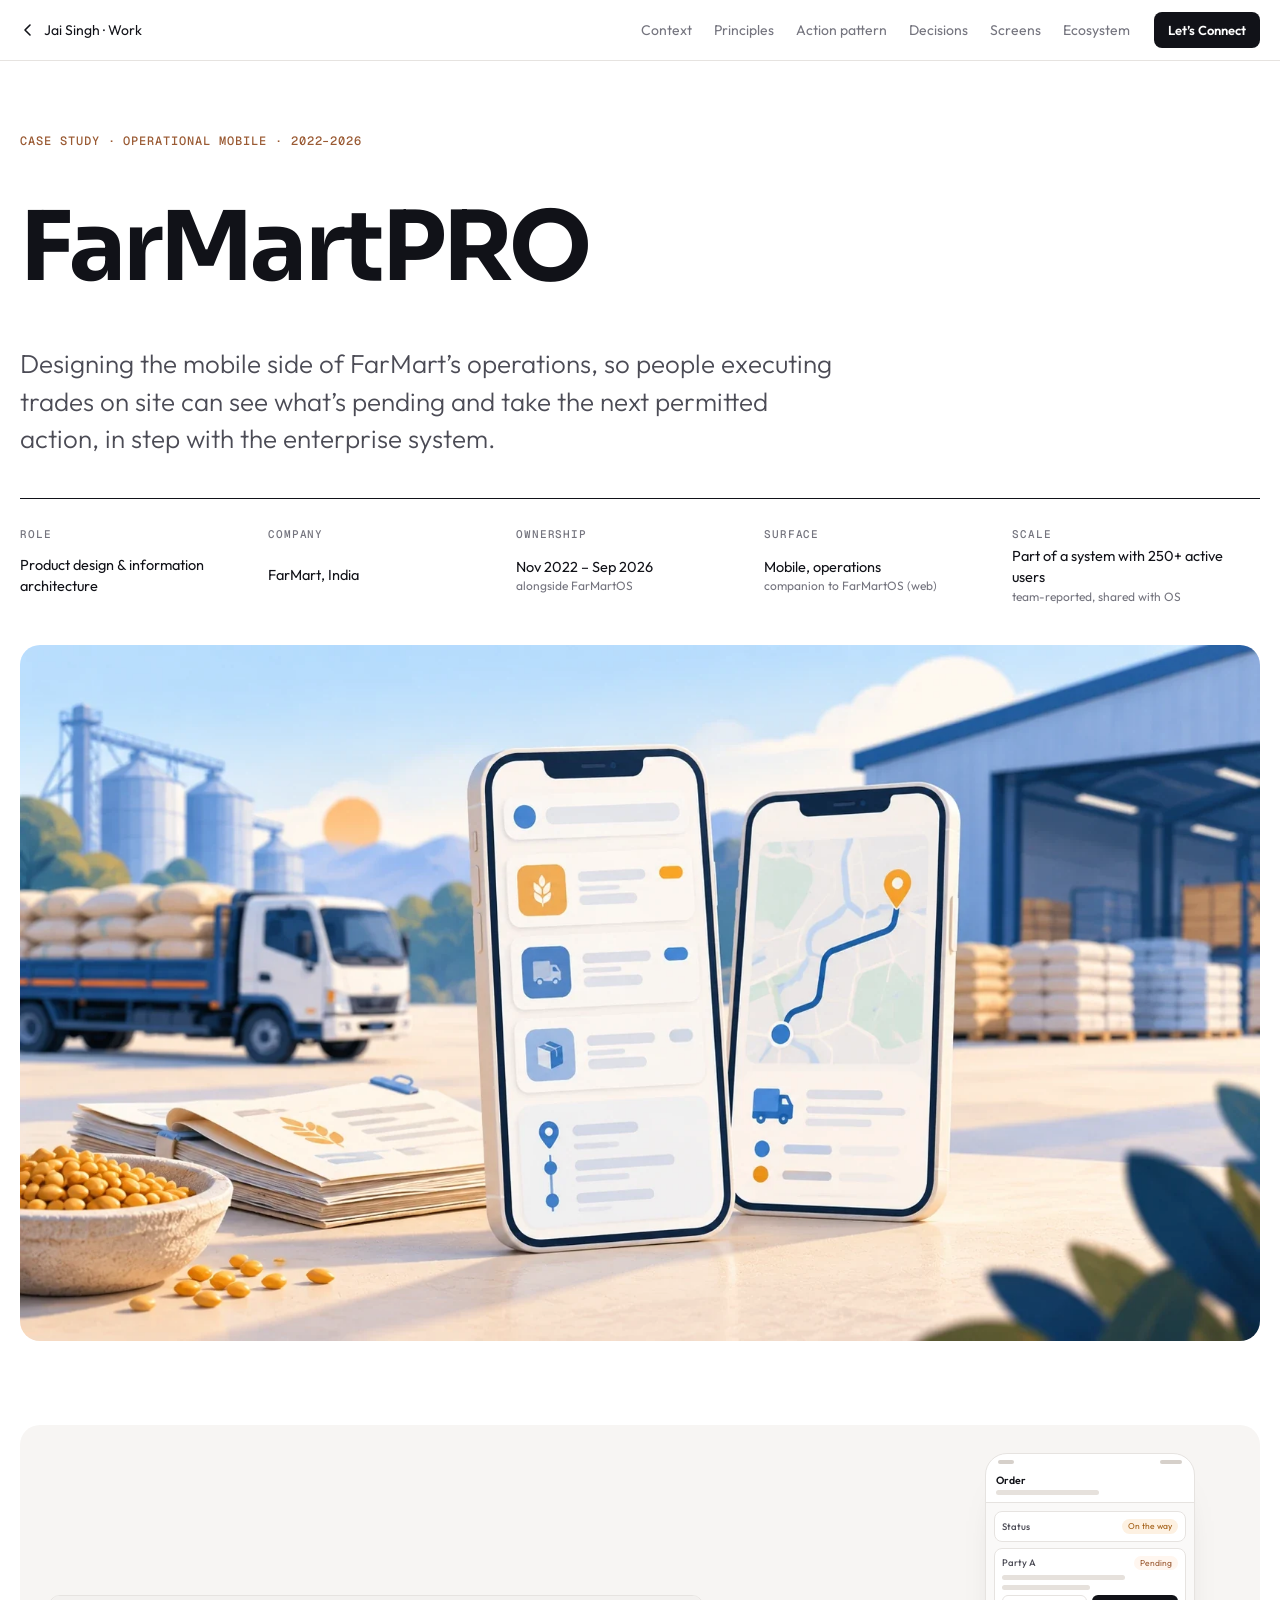
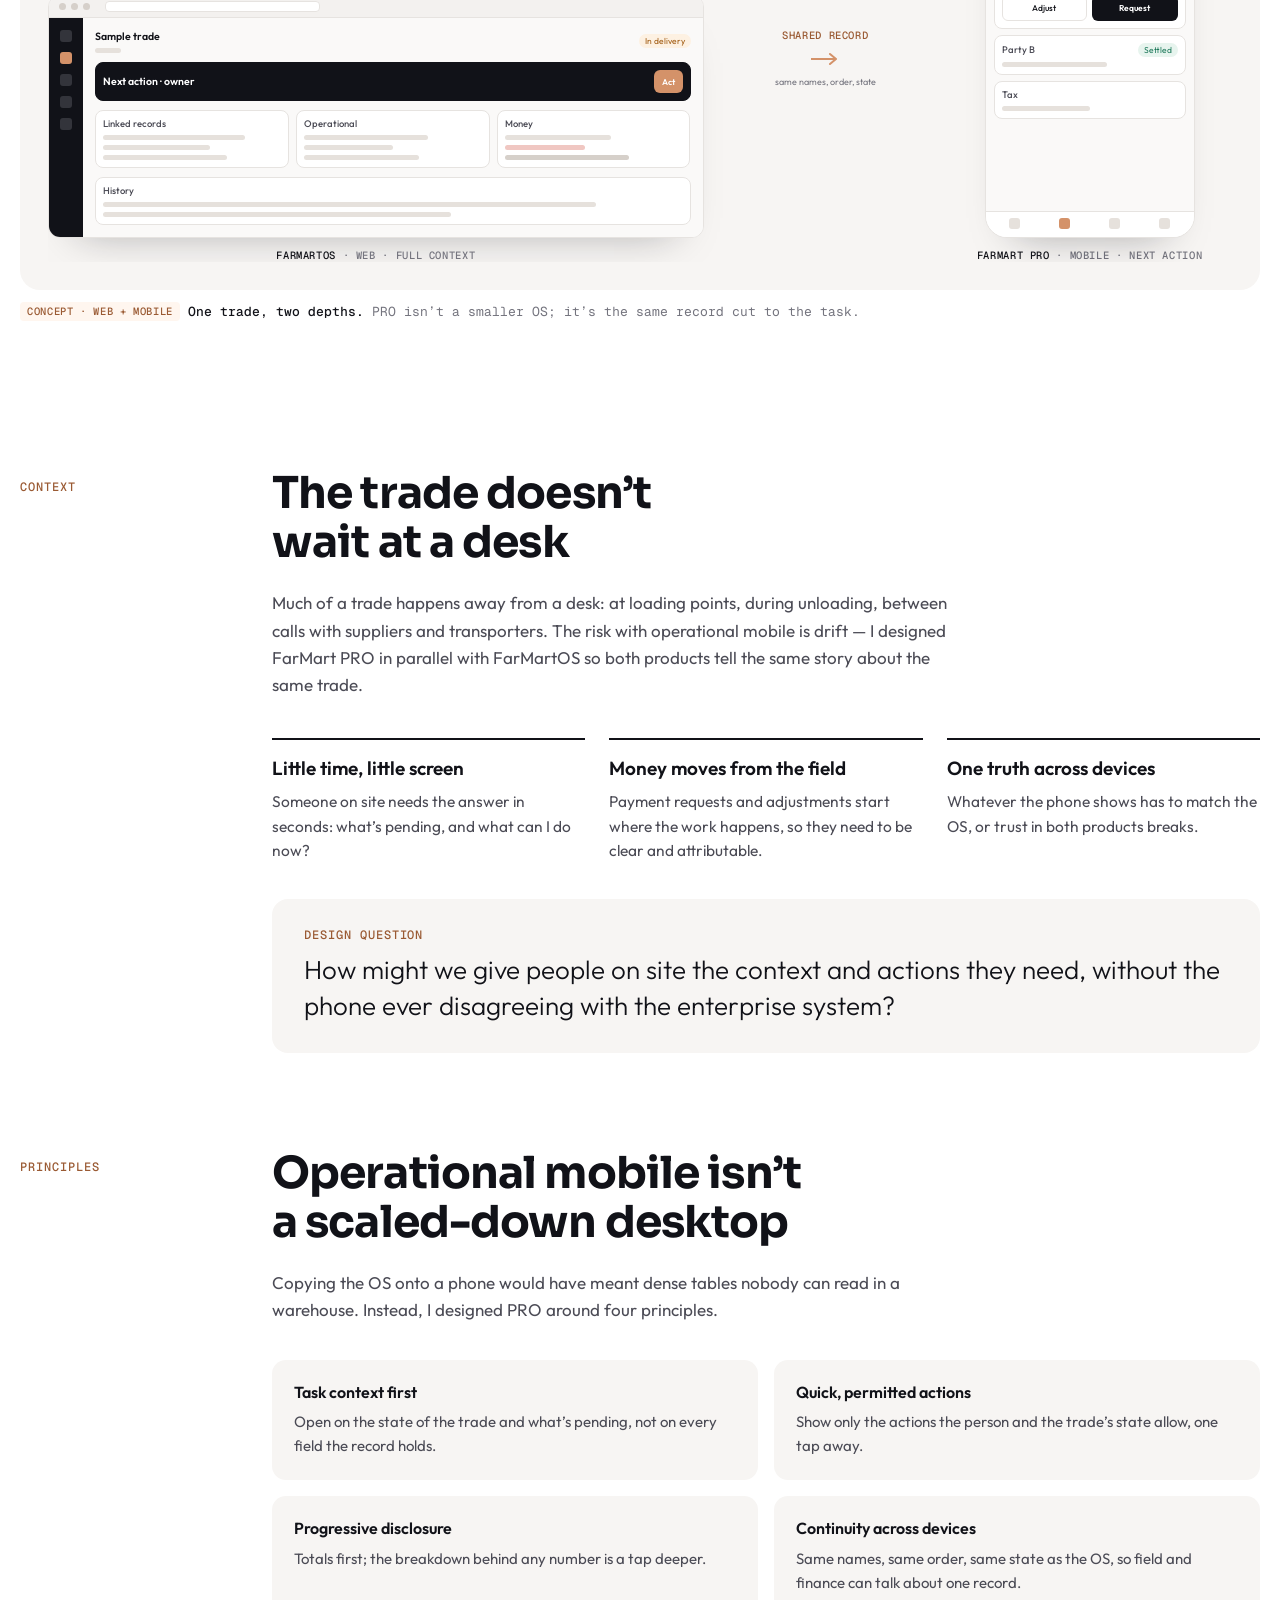
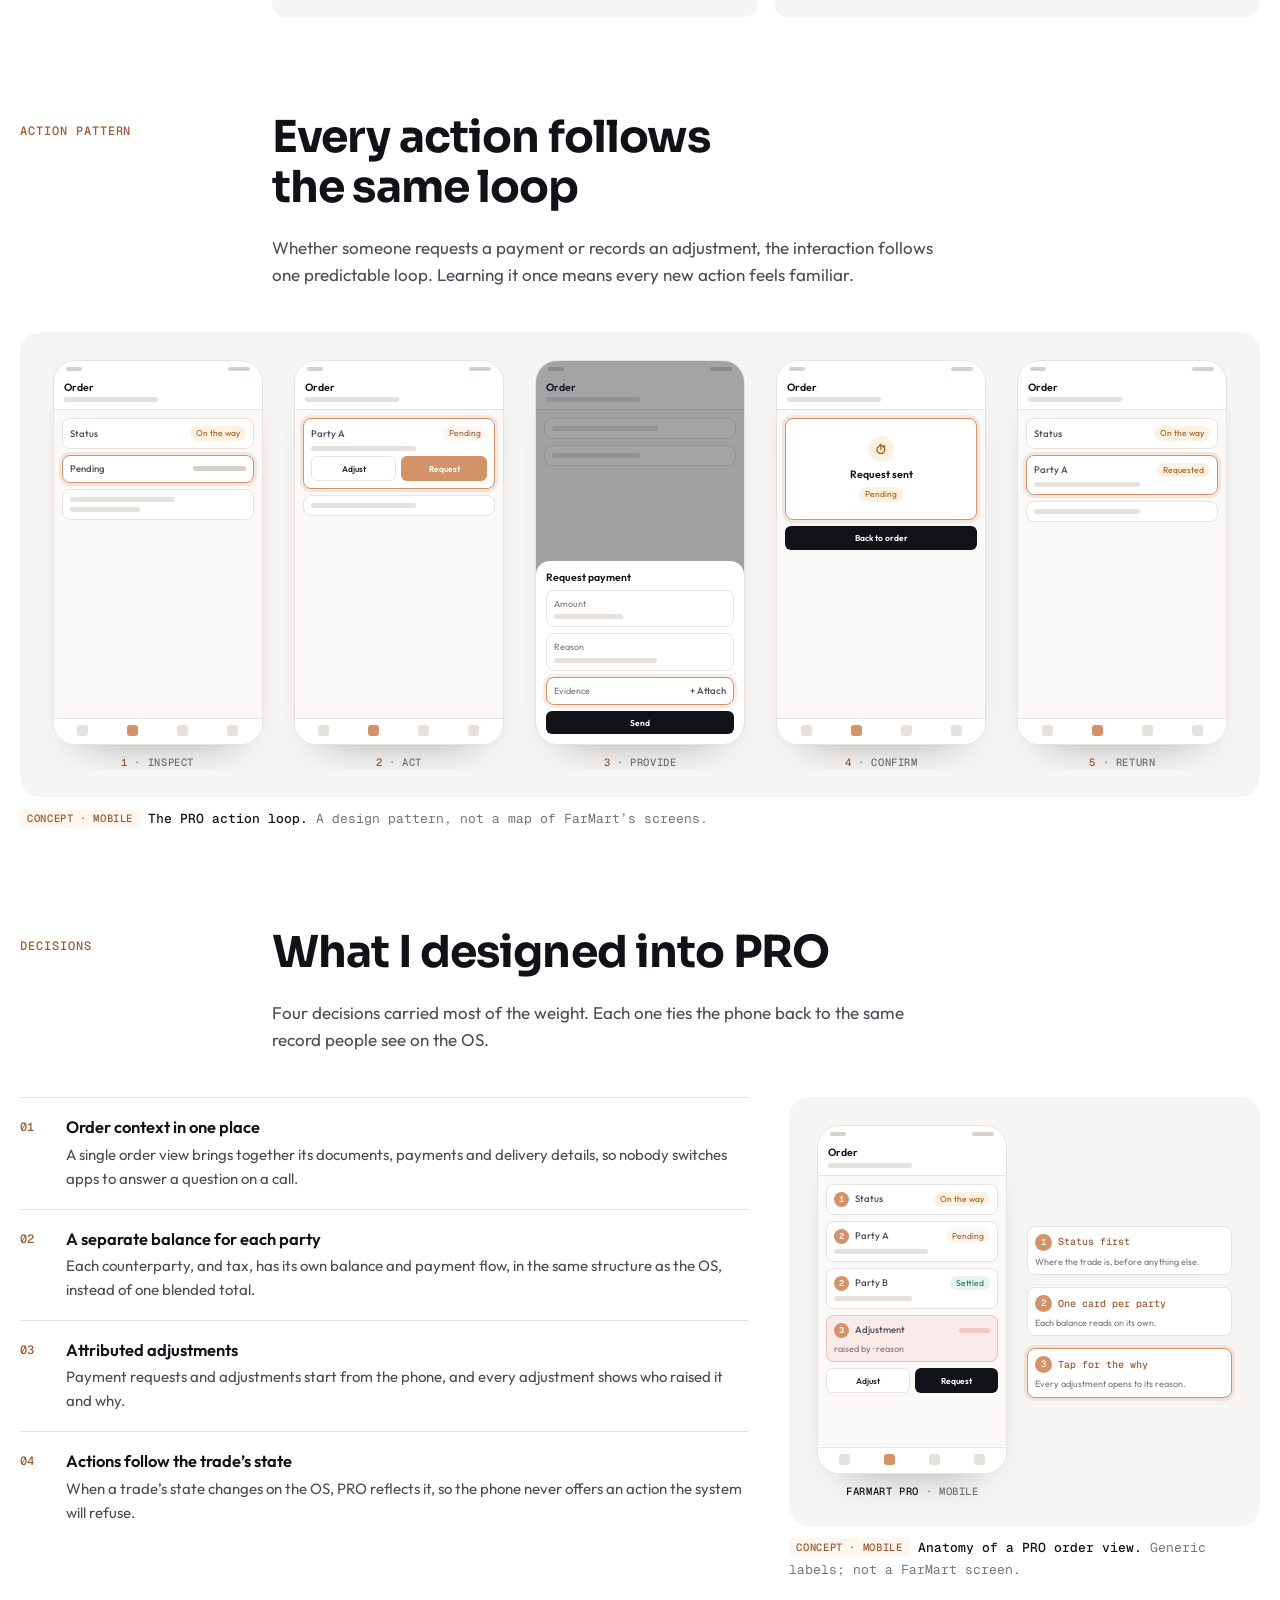
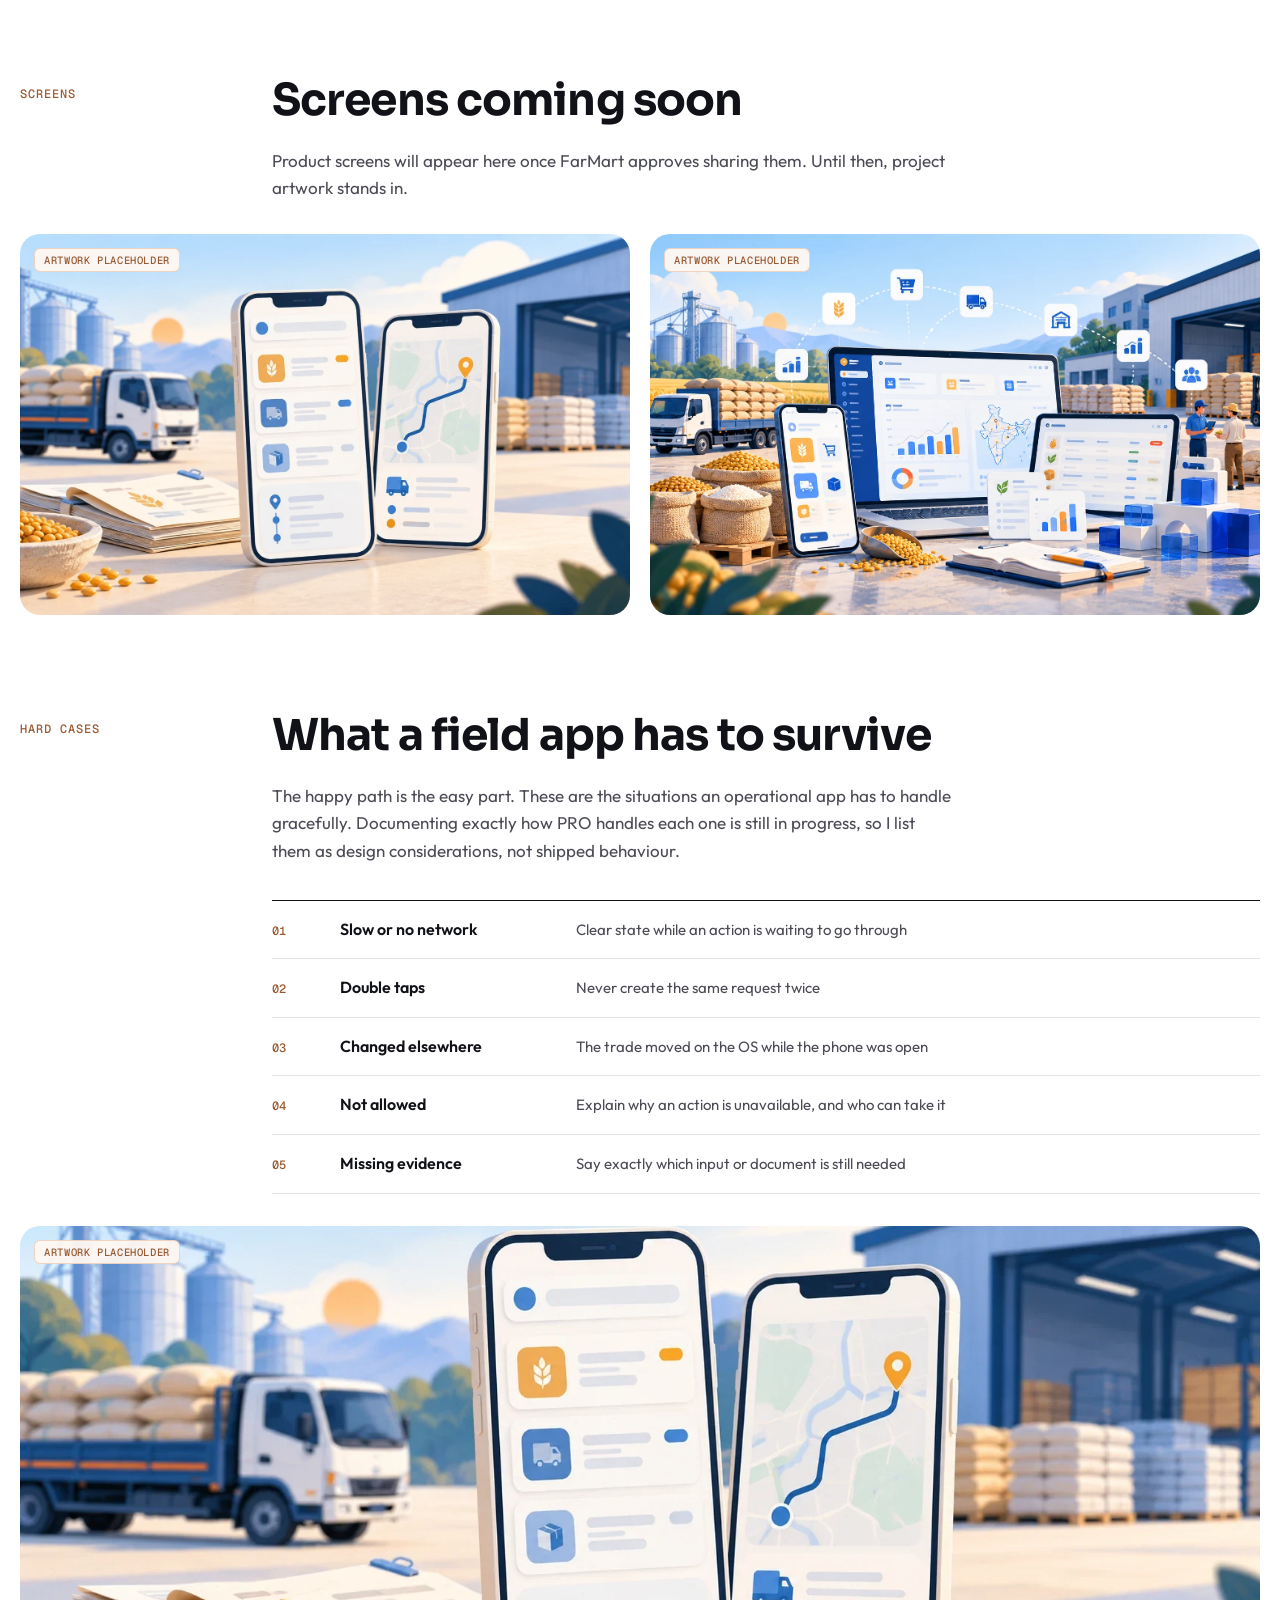
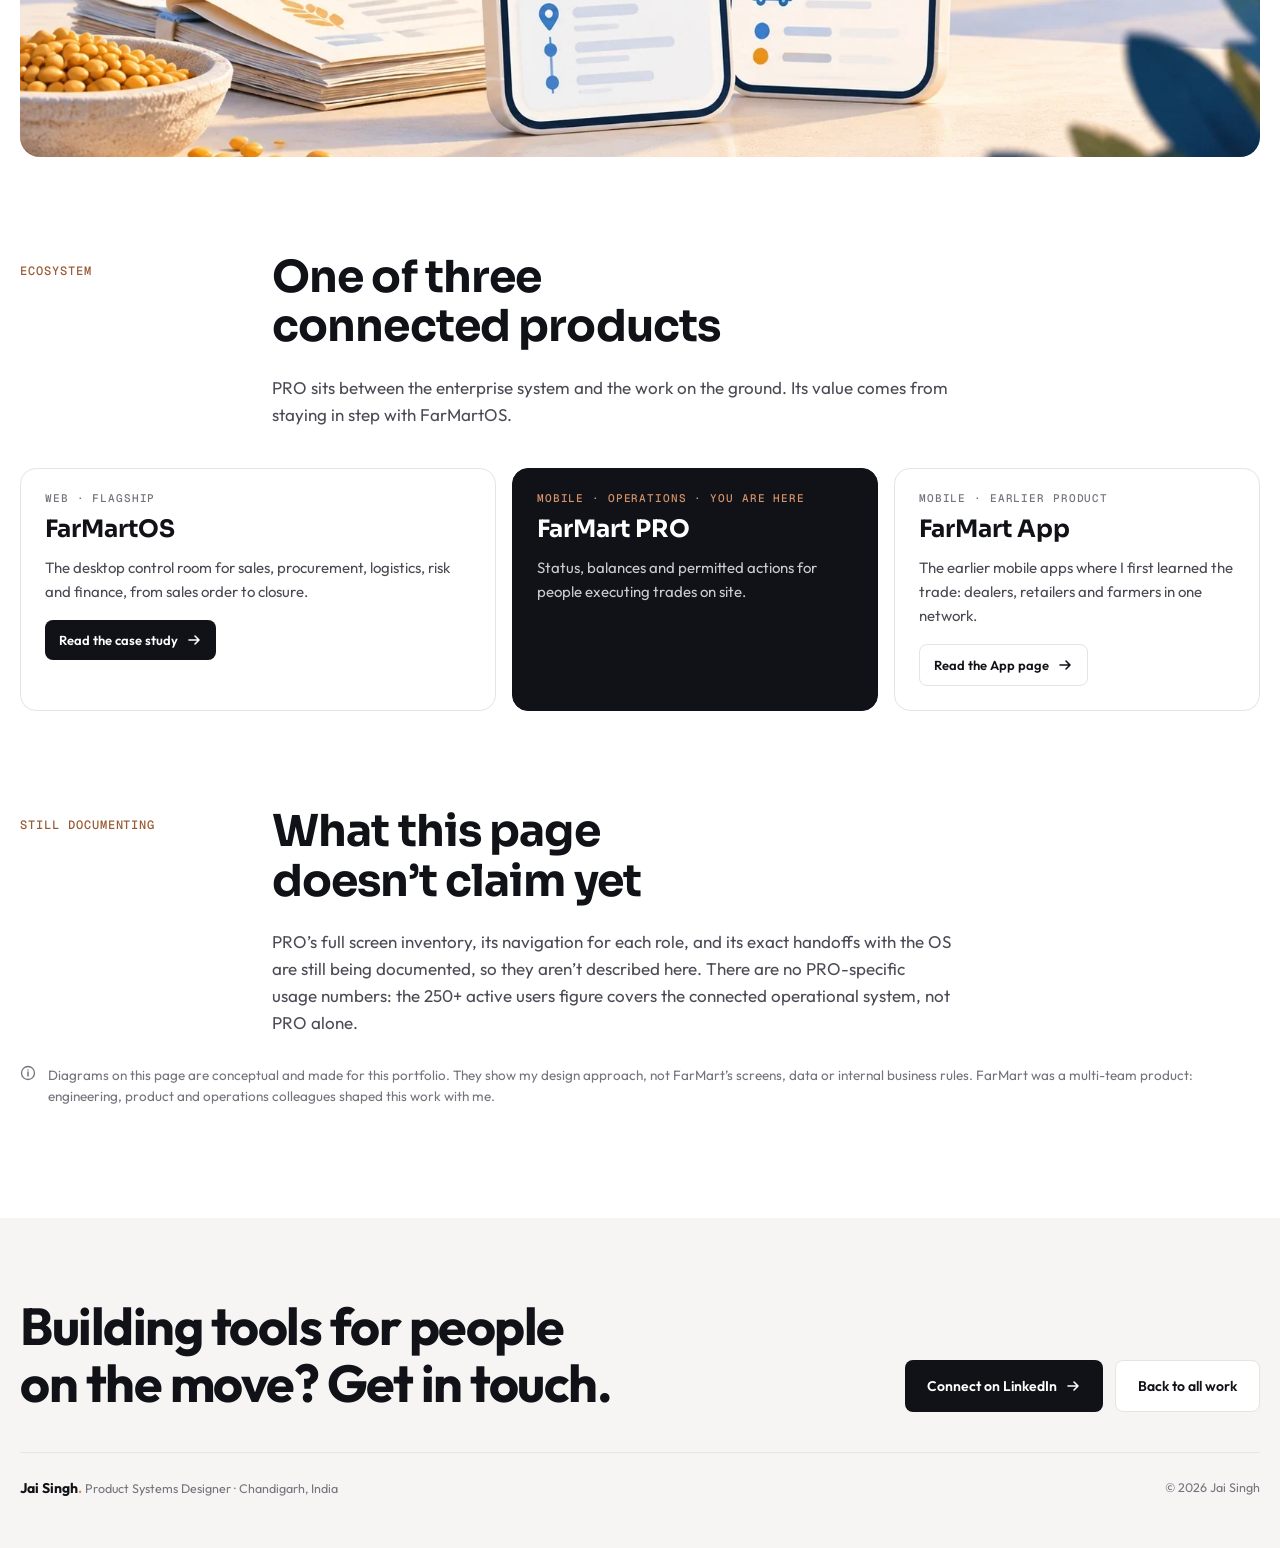
<file: case-studies/farmart-pro.html>
<!doctype html>
<html lang="en">
<head>
<meta charset="utf-8">
<meta name="viewport" content="width=device-width,initial-scale=1,viewport-fit=cover">
<title>FarMart PRO Case Study</title>
<meta name="claude:viewport-fit-sides" content="cover">
<meta name="description" content="FarMart PRO: operational mobile design for people executing trades on site, connected to FarMartOS.">
<link rel="preconnect" href="https://fonts.googleapis.com">
<link rel="preconnect" href="https://fonts.gstatic.com" crossorigin>
<link rel="stylesheet" href="https://fonts.googleapis.com/css2?family=Outfit:wght@300;400;500;600;700&family=Sora:wght@600;700&family=Geist+Mono:wght@400;500&display=swap">
<link rel="stylesheet" href="../css/base.css">
<style>
.eco article .connect { font-size: 13px; padding: 10px 14px; }
@media (max-width: 520px) { .split .dg > div[style] { grid-template-columns: 1fr !important; } .split .dg-mob { max-width: 220px !important; justify-self: center; } }
</style>
<link rel="stylesheet" href="../css/mockups.css">
<style>
.hero-art { border-radius: 20px; overflow: hidden; background: #f4f4f5; aspect-ratio: 1191 / 669; max-width: 100%; }
.hero-art img { width: 100%; height: 100%; object-fit: cover; display: block; }
</style>
<link rel="stylesheet" href="../css/hero-mockup.css">
<link rel="stylesheet" href="../css/artwork-placeholders.css">
<link rel="stylesheet" href="../css/platform-wireframes.css">
<link rel="stylesheet" href="../css/responsive-fixes.css">
<link rel="stylesheet" href="../css/figma-sync.css">
</head>
<body class="farmart-case-study farmart-pro">

<header class="topbar">
  <div class="wrap">
    <a class="back" href="../pages/projects.html"><svg width="16" height="16" viewBox="0 0 16 16" fill="none" aria-hidden="true"><path d="M10 3L5 8l5 5" stroke="currentColor" stroke-width="1.6" stroke-linecap="round" stroke-linejoin="round"/></svg>Jai Singh · Work</a>
    <div class="right">
      <nav class="toc" aria-label="On this page">
        <a href="#context">Context</a>
        <a href="#principles">Principles</a>
        <a href="#pattern">Action pattern</a>
        <a href="#decisions">Decisions</a>
        <a href="#screens">Screens</a>
        <a href="#ecosystem">Ecosystem</a>
      </nav>
      <a class="connect" href="https://www.linkedin.com/in/jai-singh-639511173/" target="_blank" rel="noopener noreferrer">Let’s Connect</a>
    </div>
  </div>
</header>

<main>
  <div class="wrap hero">
    <p class="label">Case study · Operational mobile · 2022–2026</p>
    <h1>FarMart<em>PRO</em></h1>
    <p class="lede">Designing the mobile side of FarMart’s operations, so people executing trades on site can see what’s pending and take the next permitted action, in step with the enterprise system.</p>
    <dl class="facts">
      <div><dt>Role</dt><dd>Product design &amp; information architecture</dd></div>
      <div><dt>Company</dt><dd>FarMart, India</dd></div>
      <div><dt>Ownership</dt><dd>Nov 2022 – Sep 2026<small>alongside FarMartOS</small></dd></div>
      <div><dt>Surface</dt><dd>Mobile, operations<small>companion to FarMartOS (web)</small></dd></div>
      <div><dt>Scale</dt><dd>Part of a system with 250+ active users<small>team-reported, shared with OS</small></dd></div>
    </dl>
    <figure class="hero-art"><img src="../assets/farmart-pro.webp" alt="FarMart PRO project artwork: two phones beside a truck and warehouse" width="1672" height="941"></figure>
    <figure class="figure"><div class="wf" role="img" aria-label="Concept: the same trade on a FarMartOS web screen with full context and on a FarMart PRO phone screen showing status, balances and the next permitted action."><div class="wf-scroll"><div style="min-width:640px"><div class="wf-row" style="grid-template-columns:minmax(0,2.3fr) minmax(0,.7fr) minmax(0,1fr);"><div class="wf-cell"><div class="wf-desk" aria-hidden="true"><div class="cb"><i></i><i></i><i></i><span></span></div><div class="bd"><div class="sd"><i class=""></i><i class="on"></i><i class=""></i><i class=""></i><i class=""></i></div><div class="mn"><div class="rw"><div class="cl"><span class="t ">Sample trade</span><span class="ln " style="--w:40%"></span></div><span class="pl w">In delivery</span></div><div class="bx ink "><div class="rw"><span class="t ">Next action · owner</span><span class="bt a">Act</span></div></div><div class="g3"><div class="bx "><span class="t s">Linked records</span><span class="ln " style="--w:80%"></span><span class="ln " style="--w:60%"></span><span class="ln " style="--w:70%"></span></div><div class="bx "><span class="t s">Operational</span><span class="ln " style="--w:70%"></span><span class="ln " style="--w:50%"></span><span class="ln " style="--w:65%"></span></div><div class="bx "><span class="t s">Money</span><span class="ln " style="--w:60%"></span><span class="ln r" style="--w:45%"></span><span class="ln d" style="--w:70%"></span></div></div><div class="bx "><span class="t s">History</span><span class="ln " style="--w:85%"></span><span class="ln " style="--w:60%"></span></div></div></div></div><p class="wf-lbl"><b>FarMartOS</b> · web · full context</p></div><div class="wf-cell" style="align-self:center"><span class="t s" style="font:500 10.5px var(--f-mono);letter-spacing:.06em;text-transform:uppercase;color:var(--accent-ink)">Shared record</span><span class="arrow-r"><svg width="28" height="14" viewBox="0 0 28 14" aria-hidden="true"><path d="M0 7h24M19 2l6 5-6 5" fill="none" stroke="currentColor" stroke-width="2" stroke-linecap="round" stroke-linejoin="round"/></svg></span><span class="t m" style="text-align:center">same names, order, state</span></div><div class="wf-cell"><div class="wf-ph" aria-hidden="true"><div class="sb"></div><div class="hd"><span class="t ">Order</span><span class="ln " style="--w:55%"></span></div><div class="bd"><div class="bx "><div class="rw"><span class="t s">Status</span><span class="pl w">On the way</span></div></div><div class="bx "><div class="rw"><span class="t s">Party A</span><span class="pl a">Pending</span></div><span class="ln " style="--w:70%"></span><span class="ln " style="--w:50%"></span><div class="g2"><span class="bt o">Adjust</span><span class="bt ">Request</span></div></div><div class="bx "><div class="rw"><span class="t s">Party B</span><span class="pl g">Settled</span></div><span class="ln " style="--w:60%"></span></div><div class="bx "><span class="t s">Tax</span><span class="ln " style="--w:50%"></span></div></div><div class="nv"><i class=""></i><i class="on"></i><i class=""></i><i class=""></i></div></div><p class="wf-lbl"><b>FarMart PRO</b> · mobile · next action</p></div></div></div></div></div><figcaption class="wf-cap"><span class="ctag">Concept · web + mobile</span><b>One trade, two depths.</b> PRO isn’t a smaller OS; it’s the same record cut to the task.</figcaption></figure>
  </div>

  <!-- Context -->
  <section class="wrap block" id="context" aria-labelledby="h-ctx">
    <div class="sec-top">
      <p class="label">Context</p>
      <div class="measure">
        <h2 id="h-ctx">The trade doesn’t wait at a desk</h2>
        <div class="body">
          <p>Much of a trade happens away from a desk: at loading points, during unloading, between calls with suppliers and transporters. The risk with operational mobile is drift — I designed FarMart PRO in parallel with FarMartOS so both products tell the same story about the same trade.</p>
        </div>
      </div>
    </div>
    <div class="indent">
      <div class="three">
        <div><h3>Little time, little screen</h3><p>Someone on site needs the answer in seconds: what’s pending, and what can I do now?</p></div>
        <div><h3>Money moves from the field</h3><p>Payment requests and adjustments start where the work happens, so they need to be clear and attributable.</p></div>
        <div><h3>One truth across devices</h3><p>Whatever the phone shows has to match the OS, or trust in both products breaks.</p></div>
      </div>
      <p class="question"><span class="label">Design question</span>How might we give people on site the context and actions they need, without the phone ever disagreeing with the enterprise system?</p>
    </div>
  </section>

  <!-- Principles -->
  <section class="wrap block" id="principles" aria-labelledby="h-pr">
    <div class="sec-top">
      <p class="label">Principles</p>
      <div class="measure">
        <h2 id="h-pr">Operational mobile isn’t a scaled-down desktop</h2>
        <div class="body"><p>Copying the OS onto a phone would have meant dense tables nobody can read in a warehouse. Instead, I designed PRO around four principles.</p></div>
      </div>
    </div>
    <div class="indent tradeoffs">
      <div><h4>Task context first</h4><p>Open on the state of the trade and what’s pending, not on every field the record holds.</p></div>
      <div><h4>Quick, permitted actions</h4><p>Show only the actions the person and the trade’s state allow, one tap away.</p></div>
      <div><h4>Progressive disclosure</h4><p>Totals first; the breakdown behind any number is a tap deeper.</p></div>
      <div><h4>Continuity across devices</h4><p>Same names, same order, same state as the OS, so field and finance can talk about one record.</p></div>
    </div>
  </section>

  <!-- Action pattern -->
  <section class="wrap block" id="pattern" aria-labelledby="h-pat">
    <div class="sec-top">
      <p class="label">Action pattern</p>
      <div class="measure">
        <h2 id="h-pat">Every action follows the same loop</h2>
        <div class="body"><p>Whether someone requests a payment or records an adjustment, the interaction follows one predictable loop. Learning it once means every new action feels familiar.</p></div>
      </div>
    </div>
    <figure class="figure"><div class="wf" role="img" aria-label="Concept: five FarMart PRO phone screens for one action loop: inspect what is pending, choose a permitted action, provide amount, reason and evidence in a sheet, see a pending confirmation, and return to the updated order."><div class="wf-scroll"><div style="min-width:760px"><div class="wf-row" style="grid-template-columns:repeat(5, minmax(0,1fr));"><div class="wf-cell"><div class="wf-ph" aria-hidden="true"><div class="sb"></div><div class="hd"><span class="t ">Order</span><span class="ln " style="--w:50%"></span></div><div class="bd"><div class="bx "><div class="rw"><span class="t s">Status</span><span class="pl w">On the way</span></div></div><div class="bx hl"><div class="rw"><span class="t s">Pending</span><span class="ln d" style="--w:30%"></span></div></div><div class="bx "><span class="ln " style="--w:60%"></span><span class="ln " style="--w:40%"></span></div></div><div class="nv"><i class=""></i><i class="on"></i><i class=""></i><i class=""></i></div></div><p class="wf-lbl"><i>1</i> · Inspect</p></div><div class="wf-cell"><div class="wf-ph" aria-hidden="true"><div class="sb"></div><div class="hd"><span class="t ">Order</span><span class="ln " style="--w:50%"></span></div><div class="bd"><div class="bx hl"><div class="rw"><span class="t s">Party A</span><span class="pl a">Pending</span></div><span class="ln " style="--w:60%"></span><div class="g2"><span class="bt o">Adjust</span><span class="bt a">Request</span></div></div><div class="bx "><span class="ln " style="--w:60%"></span></div></div><div class="nv"><i class=""></i><i class="on"></i><i class=""></i><i class=""></i></div></div><p class="wf-lbl"><i>2</i> · Act</p></div><div class="wf-cell"><div class="wf-ph" aria-hidden="true"><div class="sb"></div><div class="hd"><span class="t ">Order</span><span class="ln " style="--w:50%"></span></div><div class="bd"><div class="bx "><span class="ln " style="--w:60%"></span></div><div class="bx "><span class="ln " style="--w:50%"></span></div></div><div class="nv"><i class=""></i><i class="on"></i><i class=""></i><i class=""></i></div><div class="dim"><div class="sheet"><span class="t ">Request payment</span><div class="bx "><span class="t m">Amount</span><span class="ln " style="--w:40%"></span></div><div class="bx "><span class="t m">Reason</span><span class="ln " style="--w:60%"></span></div><div class="bx hl"><div class="rw"><span class="t m">Evidence</span><span class="t s">+ Attach</span></div></div><span class="bt ">Send</span></div></div></div><p class="wf-lbl"><i>3</i> · Provide</p></div><div class="wf-cell"><div class="wf-ph" aria-hidden="true"><div class="sb"></div><div class="hd"><span class="t ">Order</span><span class="ln " style="--w:50%"></span></div><div class="bd"><div class="bx hl"><div style="display:grid;justify-items:center;gap:6px;padding:10px 0"><span class="no" style="width:26px;height:26px;font-size:12px">⏱</span><span class="t ">Request sent</span><span class="pl w">Pending</span></div></div><span class="bt ">Back to order</span></div><div class="nv"><i class=""></i><i class="on"></i><i class=""></i><i class=""></i></div></div><p class="wf-lbl"><i>4</i> · Confirm</p></div><div class="wf-cell"><div class="wf-ph" aria-hidden="true"><div class="sb"></div><div class="hd"><span class="t ">Order</span><span class="ln " style="--w:50%"></span></div><div class="bd"><div class="bx "><div class="rw"><span class="t s">Status</span><span class="pl w">On the way</span></div></div><div class="bx hl"><div class="rw"><span class="t s">Party A</span><span class="pl w">Requested</span></div><span class="ln " style="--w:60%"></span></div><div class="bx "><span class="ln " style="--w:60%"></span></div></div><div class="nv"><i class=""></i><i class="on"></i><i class=""></i><i class=""></i></div></div><p class="wf-lbl"><i>5</i> · Return</p></div></div></div></div></div><figcaption class="wf-cap"><span class="ctag">Concept · mobile</span><b>The PRO action loop.</b> A design pattern, not a map of FarMart’s screens.</figcaption></figure>
  </section>

  <!-- Decisions -->
  <section class="wrap block" id="decisions" aria-labelledby="h-dec">
    <div class="sec-top">
      <p class="label">Decisions</p>
      <div class="measure">
        <h2 id="h-dec">What I designed into PRO</h2>
        <div class="body"><p>Four decisions carried most of the weight. Each one ties the phone back to the same record people see on the OS.</p></div>
      </div>
    </div>
    <div class="split" style="margin-top:44px">
      <ol class="decisions">
        <li><h4>Order context in one place</h4><p>A single order view brings together its documents, payments and delivery details, so nobody switches apps to answer a question on a call.</p></li>
        <li><h4>A separate balance for each party</h4><p>Each counterparty, and tax, has its own balance and payment flow, in the same structure as the OS, instead of one blended total.</p></li>
        <li><h4>Attributed adjustments</h4><p>Payment requests and adjustments start from the phone, and every adjustment shows who raised it and why.</p></li>
        <li><h4>Actions follow the trade’s state</h4><p>When a trade’s state changes on the OS, PRO reflects it, so the phone never offers an action the system will refuse.</p></li>
      </ol>
      <figure class="figure" style="margin-top:0"><div class="wf" role="img" aria-label="Concept: a FarMart PRO phone order view numbered 1 to 3: status first, one balance card per party, and an adjustment that opens to who raised it and why."><div style="display:grid;grid-template-columns:minmax(0,190px) minmax(0,1fr);gap:20px;align-items:center"><div class="wf-cell"><div class="wf-ph" aria-hidden="true"><div class="sb"></div><div class="hd"><span class="t ">Order</span><span class="ln " style="--w:50%"></span></div><div class="bd"><div class="bx "><div class="rw"><span style="display:flex;gap:6px;align-items:center"><span class="num">1</span><span class="t s">Status</span></span><span class="pl w">On the way</span></div></div><div class="bx "><div class="rw"><span style="display:flex;gap:6px;align-items:center"><span class="num">2</span><span class="t s">Party A</span></span><span class="pl a">Pending</span></div><span class="ln " style="--w:60%"></span></div><div class="bx "><div class="rw"><span style="display:flex;gap:6px;align-items:center"><span class="num">2</span><span class="t s">Party B</span></span><span class="pl g">Settled</span></div><span class="ln " style="--w:50%"></span></div><div class="bx red"><div class="rw"><span style="display:flex;gap:6px;align-items:center"><span class="num">3</span><span class="t s">Adjustment</span></span><span class="ln r" style="--w:20%"></span></div><span class="t m">raised by · reason</span></div><div class="g2"><span class="bt o">Adjust</span><span class="bt ">Request</span></div></div><div class="nv"><i class=""></i><i class="on"></i><i class=""></i><i class=""></i></div></div><p class="wf-lbl"><b>FarMart PRO</b> · mobile</p></div><div style="display:grid;gap:12px;align-content:center"><div class="bx "><span class="ann" data-n="1">Status first</span><span class="t m">Where the trade is, before anything else.</span></div><div class="bx "><span class="ann" data-n="2">One card per party</span><span class="t m">Each balance reads on its own.</span></div><div class="bx hl"><span class="ann" data-n="3">Tap for the why</span><span class="t m">Every adjustment opens to its reason.</span></div></div></div></div><figcaption class="wf-cap"><span class="ctag">Concept · mobile</span><b>Anatomy of a PRO order view.</b> Generic labels; not a FarMart screen.</figcaption></figure>
    </div>
  </section>

  <!-- Screens (placeholders) -->
  <section class="wrap block" id="screens" aria-labelledby="h-screens">
    <div class="sec-top">
      <p class="label">Screens</p>
      <div class="measure">
        <h2 id="h-screens">Screens coming soon</h2>
        <div class="body"><p>Product screens will appear here once FarMart approves sharing them. Until then, project artwork stands in.</p></div>
      </div>
    </div>
    <div class="art-grid"><figure class="art-ph"><img src="../assets/farmart-pro.webp" alt="FarMart PRO project artwork" style="object-position:50% 45%" loading="lazy" width="1672" height="941"><span class="chip-ph">Artwork placeholder</span></figure><figure class="art-ph"><img src="../assets/supply-chain.webp" alt="Supply chain ecosystem artwork" style="object-position:35% 55%" loading="lazy" width="1672" height="941"><span class="chip-ph">Artwork placeholder</span></figure></div>
  </section>

  <!-- Edge cases -->
  <section class="wrap block" aria-labelledby="h-edge">
    <div class="sec-top">
      <p class="label">Hard cases</p>
      <div class="measure">
        <h2 id="h-edge">What a field app has to survive</h2>
        <div class="body"><p>The happy path is the easy part. These are the situations an operational app has to handle gracefully. Documenting exactly how PRO handles each one is still in progress, so I list them as design considerations, not shipped behaviour.</p></div>
      </div>
    </div>
    <div class="indent stack">
      <div><span class="n">01</span><b>Slow or no network</b><span>Clear state while an action is waiting to go through</span></div>
      <div><span class="n">02</span><b>Double taps</b><span>Never create the same request twice</span></div>
      <div><span class="n">03</span><b>Changed elsewhere</b><span>The trade moved on the OS while the phone was open</span></div>
      <div><span class="n">04</span><b>Not allowed</b><span>Explain why an action is unavailable, and who can take it</span></div>
      <div><span class="n">05</span><b>Missing evidence</b><span>Say exactly which input or document is still needed</span></div>
    </div>
    <figure class="art-ph"><img src="../assets/farmart-pro.webp" alt="FarMart PRO project artwork" style="object-position:40% 60%" loading="lazy" width="1672" height="941"><span class="chip-ph">Artwork placeholder</span></figure>
  </section>

  <!-- Ecosystem -->
  <section class="wrap block" id="ecosystem" aria-labelledby="h-eco">
    <div class="sec-top">
      <p class="label">Ecosystem</p>
      <div class="measure">
        <h2 id="h-eco">One of three connected products</h2>
        <div class="body"><p>PRO sits between the enterprise system and the work on the ground. Its value comes from staying in step with FarMartOS.</p></div>
      </div>
    </div>
    <div class="eco">
      <article><p class="tag">Web · flagship</p><h3>FarMartOS</h3><p>The desktop control room for sales, procurement, logistics, risk and finance, from sales order to closure.</p><a class="connect" href="farmart-os.html" style="justify-self:start;margin-top:4px">Read the case study <svg width="16" height="16" viewBox="0 0 16 16" fill="none" aria-hidden="true"><path d="M3 8h10M9 4l4 4-4 4" stroke="currentColor" stroke-width="1.6" stroke-linecap="round" stroke-linejoin="round"/></svg></a></article>
      <article class="lead"><p class="tag">Mobile · operations · you are here</p><h3>FarMart PRO</h3><p>Status, balances and permitted actions for people executing trades on site.</p></article>
      <article><p class="tag">Mobile · earlier product</p><h3>FarMart App</h3><p>The earlier mobile apps where I first learned the trade: dealers, retailers and farmers in one network.</p><a class="connect" href="farmart-app.html" style="justify-self:start;margin-top:4px;background:#fff;color:var(--ink);border:1px solid var(--line)">Read the App page <svg width="16" height="16" viewBox="0 0 16 16" fill="none" aria-hidden="true"><path d="M3 8h10M9 4l4 4-4 4" stroke="currentColor" stroke-width="1.6" stroke-linecap="round" stroke-linejoin="round"/></svg></a></article>
    </div>
  </section>

  <!-- Still documenting -->
  <section class="wrap block" aria-labelledby="h-open">
    <div class="sec-top">
      <p class="label">Still documenting</p>
      <div class="measure">
        <h2 id="h-open">What this page doesn’t claim yet</h2>
        <div class="body">
          <p>PRO’s full screen inventory, its navigation for each role, and its exact handoffs with the OS are still being documented, so they aren’t described here. There are no PRO-specific usage numbers: the 250+ active users figure covers the connected operational system, not PRO alone.</p>
        </div>
      </div>
    </div>
  </section>

  <section class="wrap" aria-label="About the visuals">
    <p class="note"><svg width="16" height="16" viewBox="0 0 16 16" aria-hidden="true"><circle cx="8" cy="8" r="6.5" fill="none" stroke="currentColor" stroke-width="1.3"/><path d="M8 7v4M8 5v.01" stroke="currentColor" stroke-width="1.5" stroke-linecap="round"/></svg><span>Diagrams on this page are conceptual and made for this portfolio. They show my design approach, not FarMart’s screens, data or internal business rules. FarMart was a multi-team product: engineering, product and operations colleagues shaped this work with me.</span></p>
  </section>
</main>

<footer>
  <div class="wrap">
    <div class="foot-cta">
      <h2>Building tools for people on the move? <em>Get in touch.</em></h2>
      <div class="btns">
        <a class="btn dark" href="https://www.linkedin.com/in/jai-singh-639511173/" target="_blank" rel="noopener noreferrer">Connect on LinkedIn <svg width="16" height="16" viewBox="0 0 16 16" fill="none" aria-hidden="true"><path d="M3 8h10M9 4l4 4-4 4" stroke="currentColor" stroke-width="1.6" stroke-linecap="round" stroke-linejoin="round"/></svg></a>
        <a class="btn soft" href="../pages/projects.html">Back to all work</a>
      </div>
    </div>
    <div class="foot-bar"><span><b>Jai Singh<em>.</em></b> Product Systems Designer · Chandigarh, India</span><span>© 2026 Jai Singh</span></div>
  </div>
</footer>
</body>
</html>
</file>
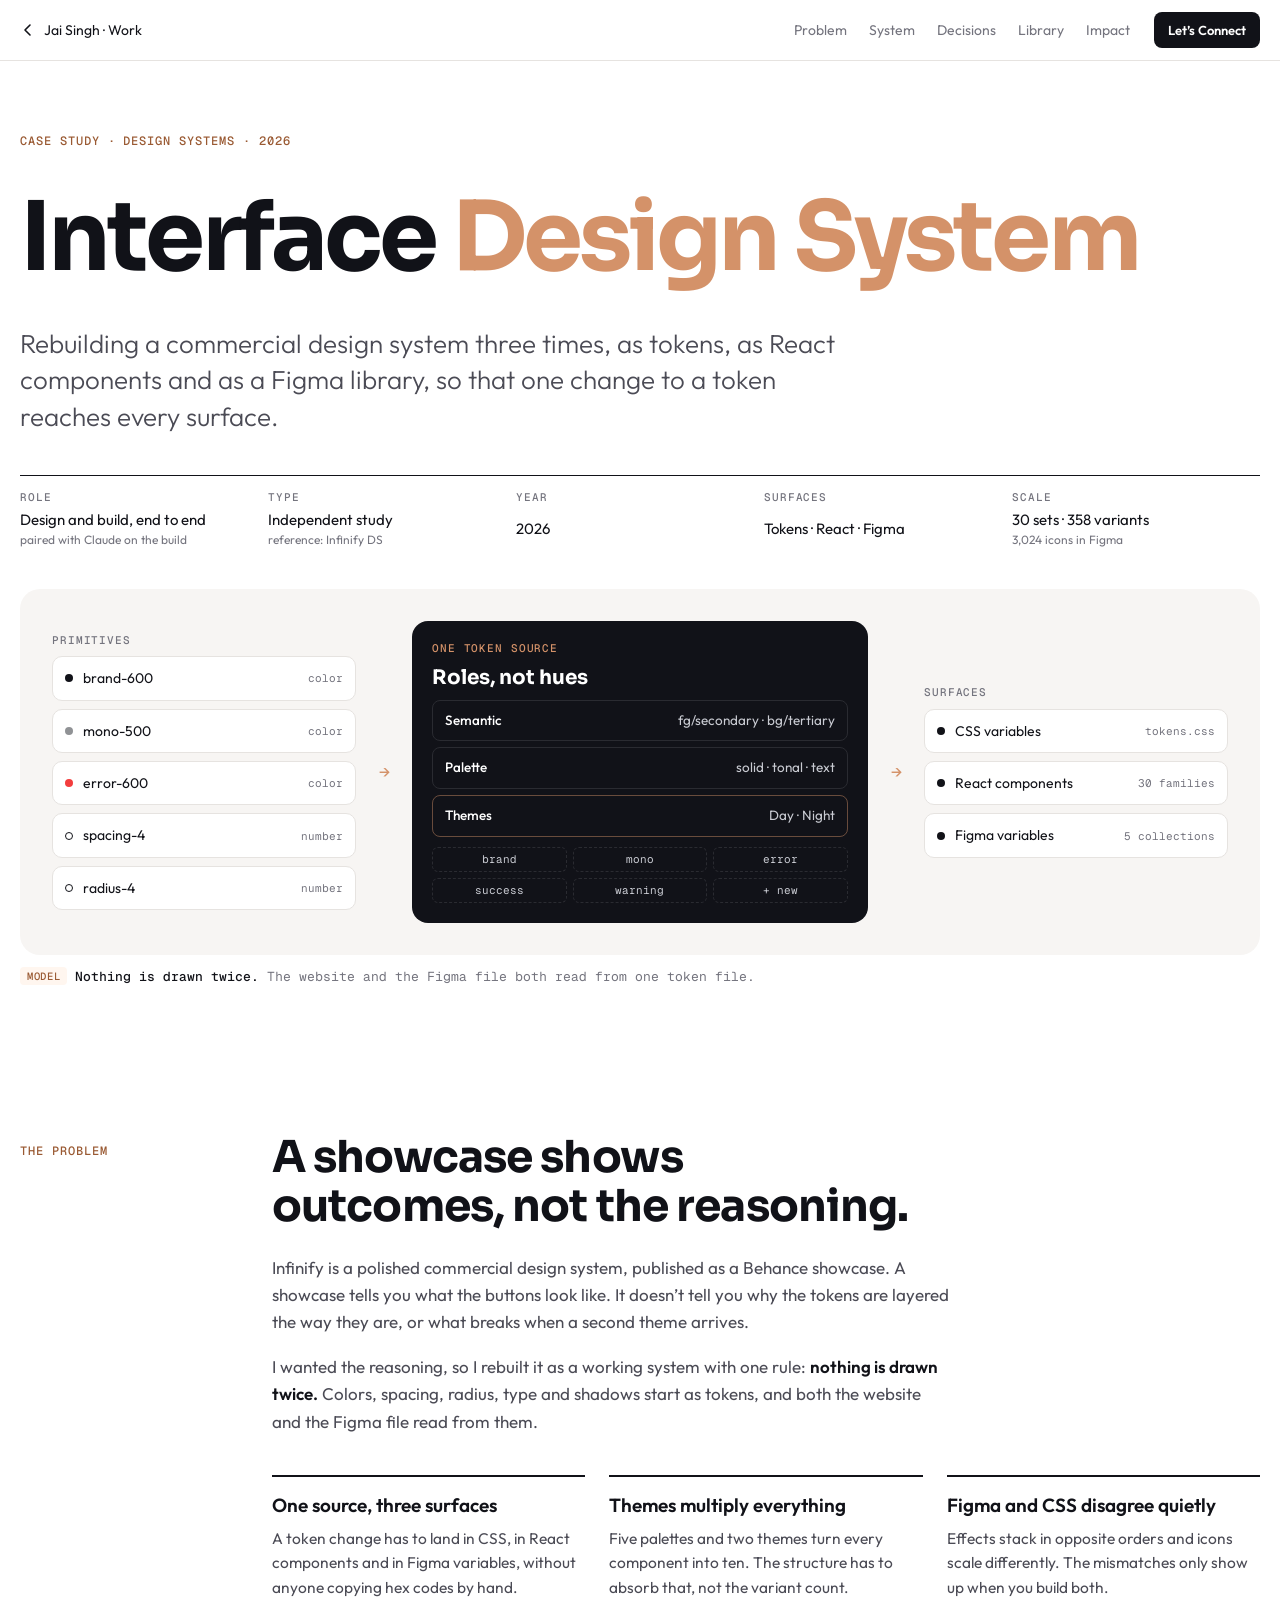
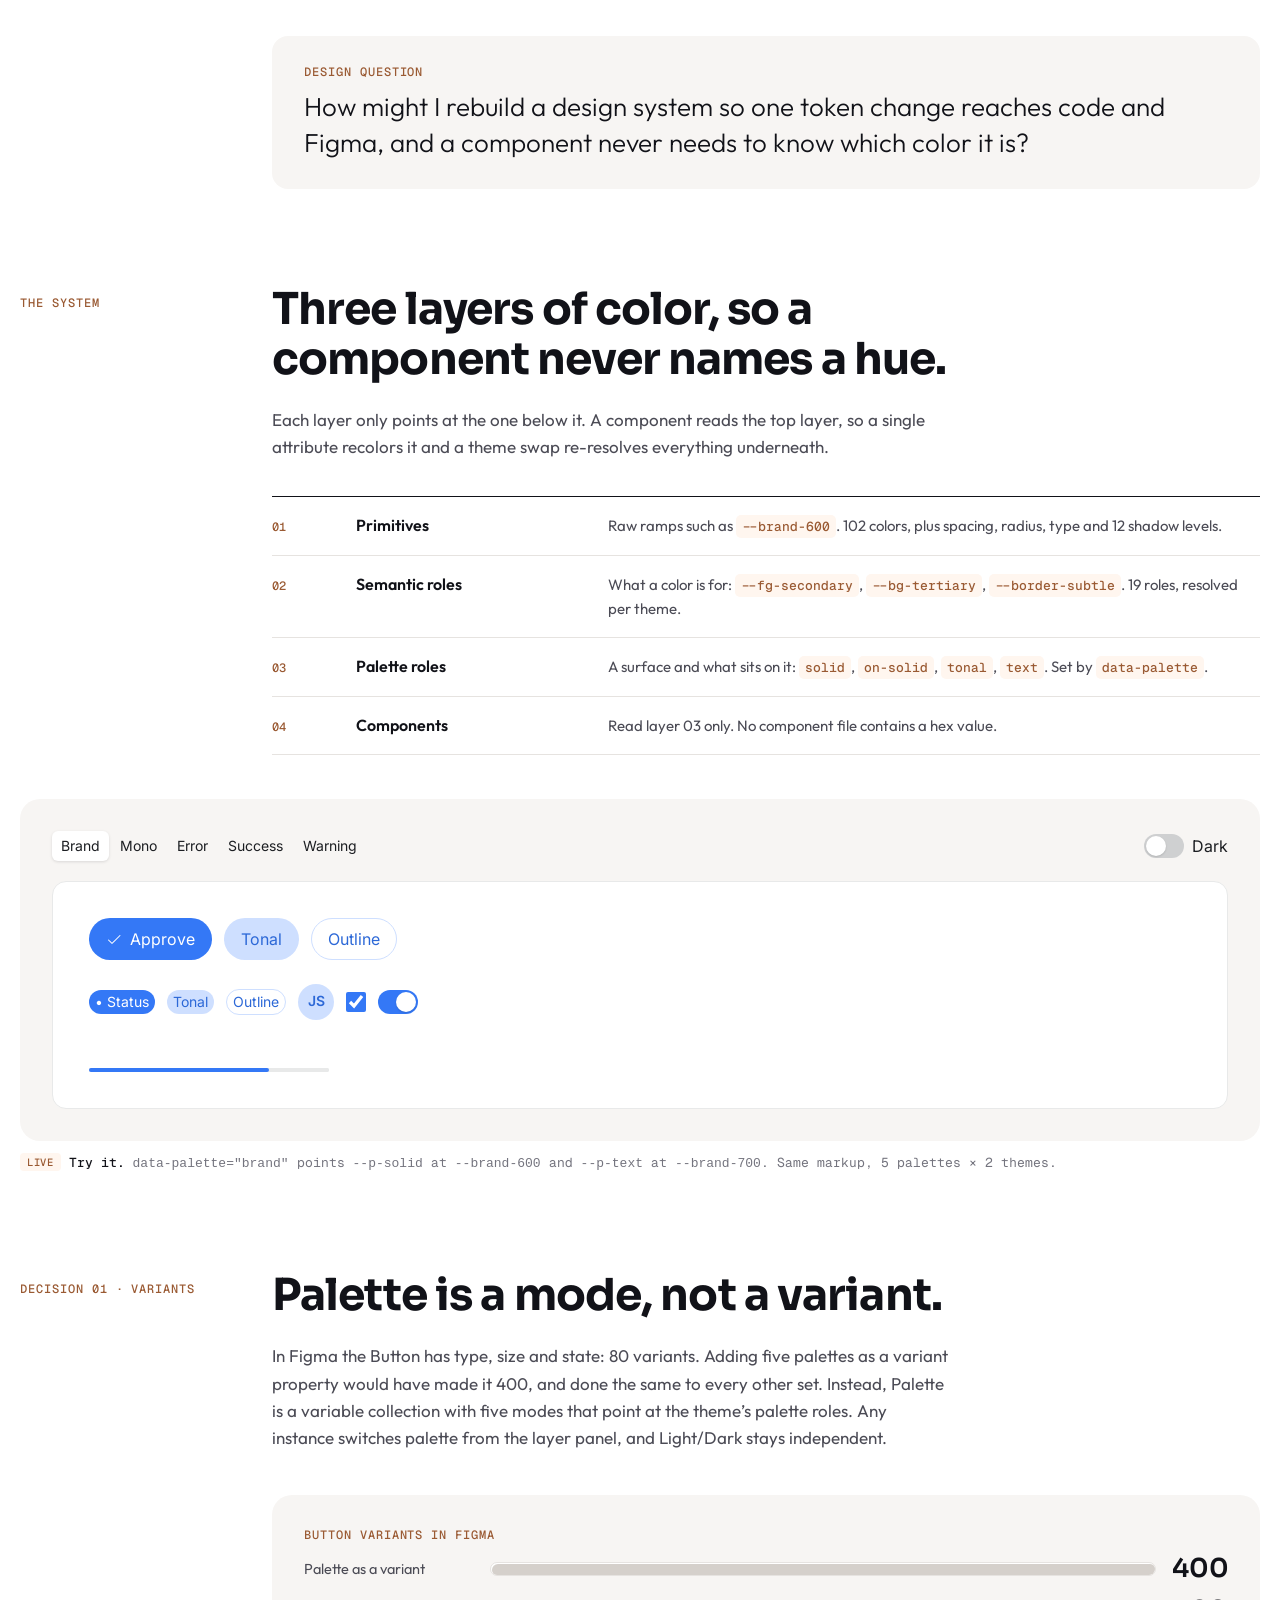
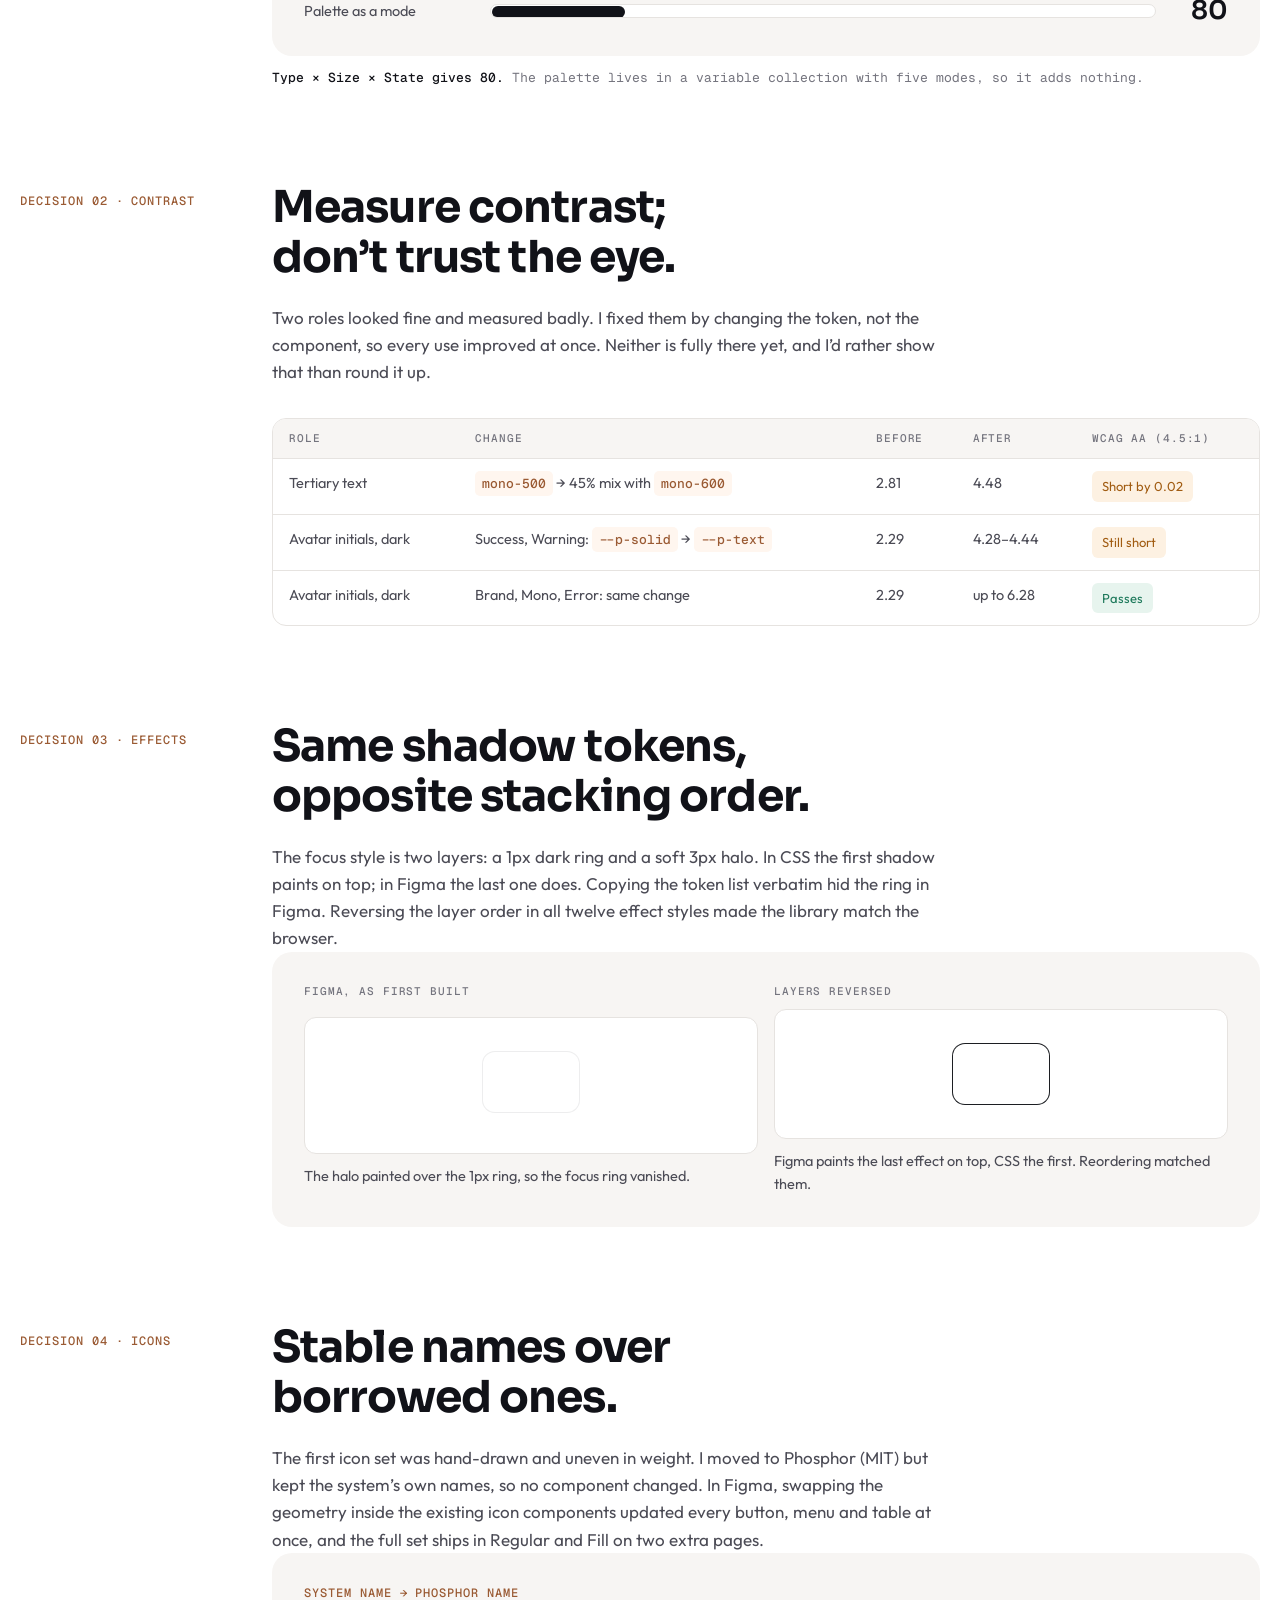
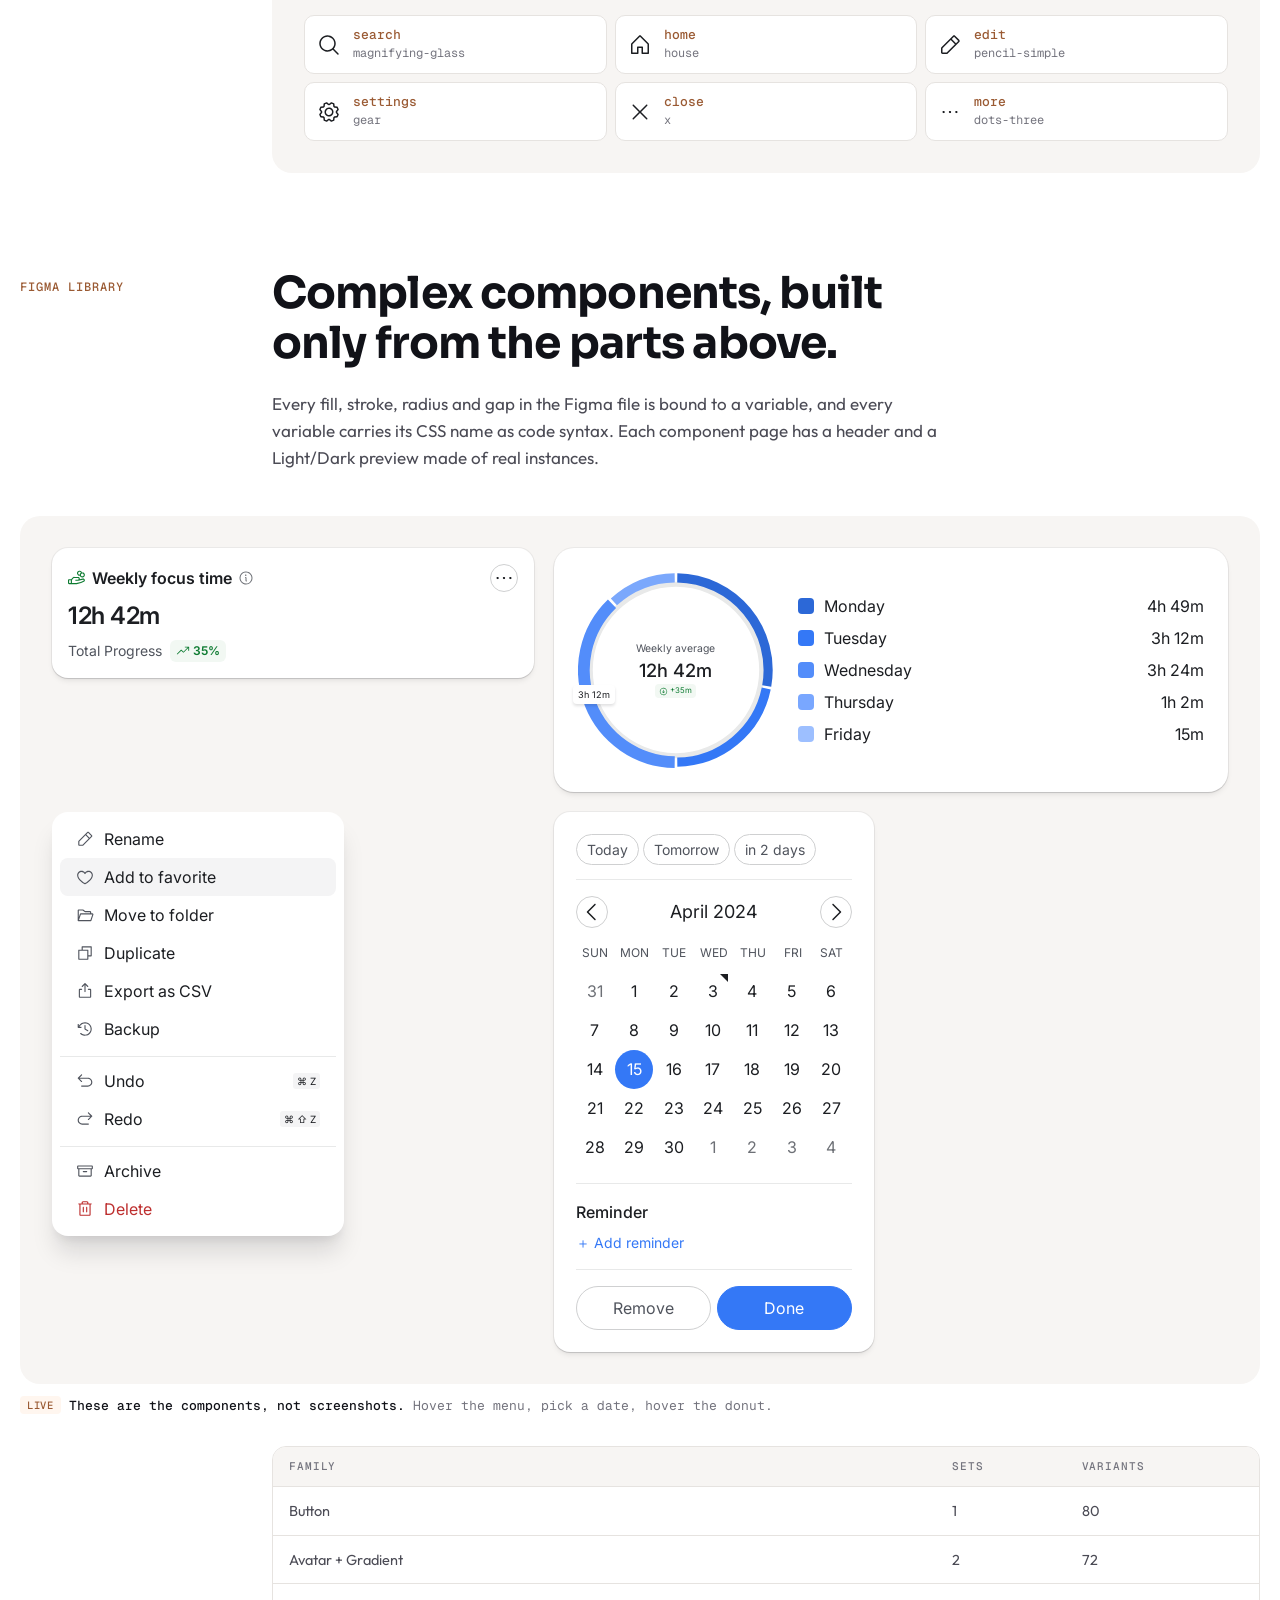
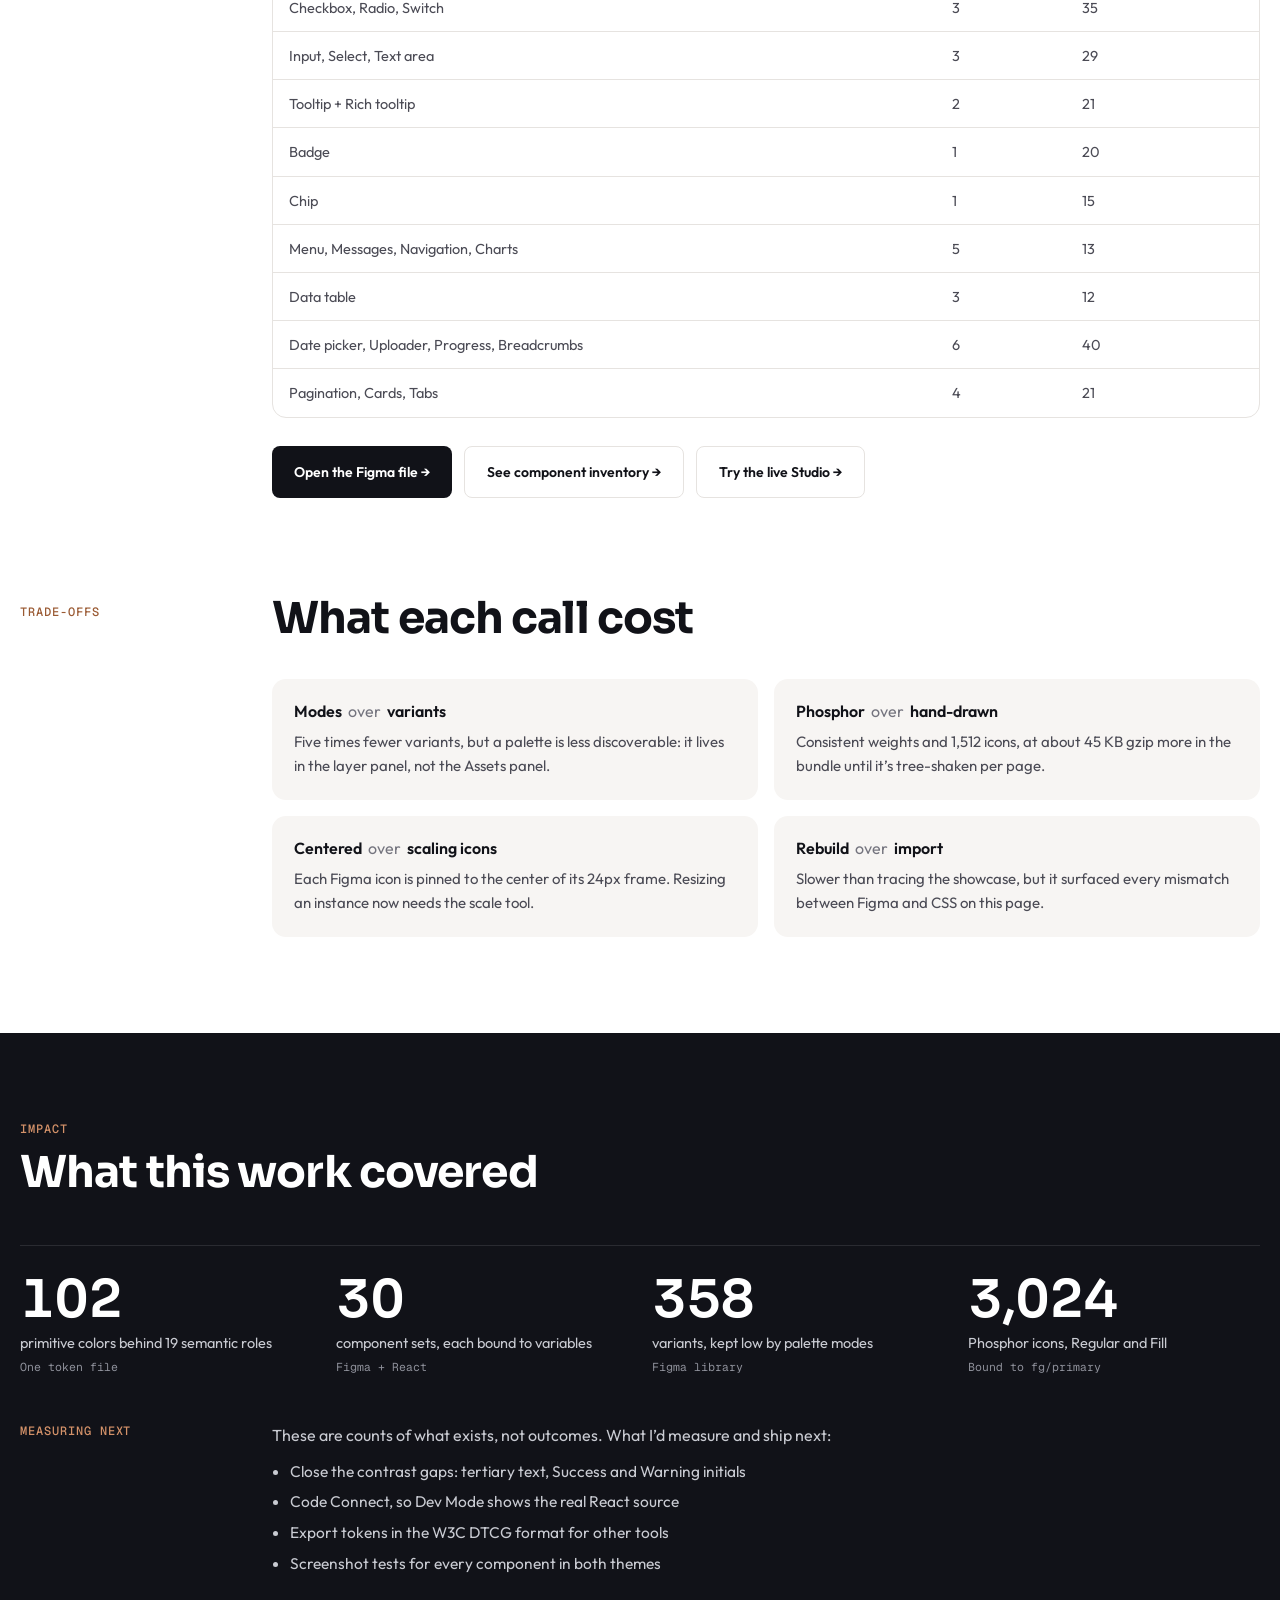
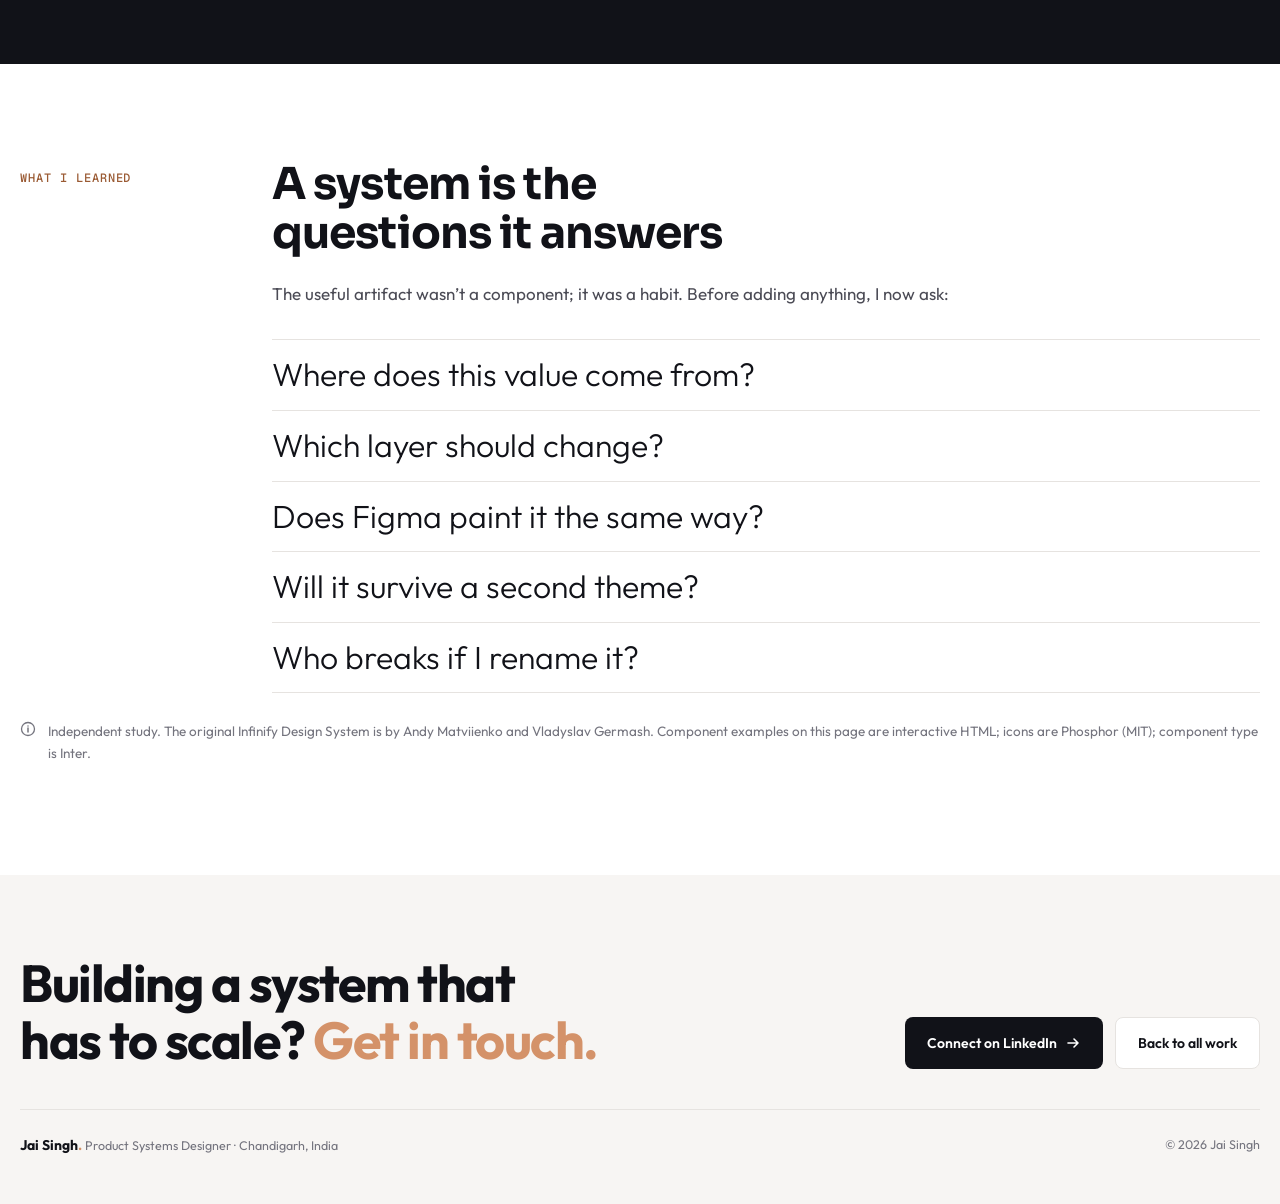
<file: case-studies/interface-ds.html>
<!doctype html>
<html lang="en">
<head>
<meta charset="utf-8">
<meta name="viewport" content="width=device-width,initial-scale=1,viewport-fit=cover">
<title>Interface DS Case Study</title>
<meta name="claude:viewport-fit-sides" content="cover">
<meta name="description" content="Interface DS: rebuilding a commercial design system three times, as tokens, React components and a Figma library, with Claude.">
<link rel="preconnect" href="https://fonts.googleapis.com">
<link rel="preconnect" href="https://fonts.gstatic.com" crossorigin>
<link rel="stylesheet" href="https://fonts.googleapis.com/css2?family=Outfit:wght@300;400;500;600;700&family=Sora:wght@600;700&family=Geist+Mono:wght@400;500&family=Inter:wght@400;500;600;700&display=swap">
<link rel="stylesheet" href="../css/base.css">
<link rel="stylesheet" href="../css/mockups.css">
<style>
.hero-art { border-radius: 20px; overflow: hidden; background: #f4f4f5; aspect-ratio: 1191 / 669; max-width: 100%; }
.hero-art img { width: 100%; height: 100%; object-fit: cover; display: block; }
/* ---------- Interface DS page-specific ---------- */
.stack code, .idm code { font: 500 13px/1 var(--f-mono); background: var(--accent-tint); color: var(--accent-ink); padding: 3px 6px; border-radius: 5px; }
.status-pill { display: inline-block; font-size: 13px; padding: 5px 10px; border-radius: 6px; white-space: nowrap; }
.status-pill.warn { background: var(--warn-tint); color: var(--warn); }
.status-pill.ok { background: var(--ok-tint); color: var(--ok); }
.bar-rows { display: grid; gap: 16px; }
.bar-row { display: grid; grid-template-columns: 170px minmax(0,1fr) 56px; gap: 16px; align-items: center; }
.bar-row .lbl { font-size: 14.5px; color: var(--text); }
.bar-track { height: 14px; border-radius: 7px; background: #fff; border: 1px solid var(--line); overflow: hidden; }
.bar-fill { height: 12px; margin: 1px; border-radius: 6px; background: #d5d0cb; }
.bar-fill.dark { background: var(--band); }
.bar-row .n { font: 600 26px/1 var(--f-display); color: var(--ink); text-align: right; }
.shadow-compare { display: grid; grid-template-columns: repeat(2, minmax(0,1fr)); gap: 16px; }
.shadow-card { background: var(--paper); border-radius: 20px; padding: 32px; display: grid; gap: 10px; }
.shadow-card h5 { margin: 0; font: 500 11px/1.4 var(--f-mono); letter-spacing: .08em; text-transform: uppercase; color: var(--muted); }
.shadow-swatch { background: #fff; border-radius: 12px; padding: 28px 0; display: flex; justify-content: center; }
.shadow-swatch span { display: block; width: 96px; height: 60px; border-radius: 12px; background: #fff; }
.shadow-swatch.before span { box-shadow: 0 0 0 3px rgba(255,255,255,.92), 0 0 0 1px #1c1e22, 0 0 0 1px #e8e9e9; }
.shadow-swatch.after span { box-shadow: 0 0 0 1px #1c1e22, 0 0 0 3px rgba(255,255,255,.7); }
.shadow-card p { font-size: 14.5px; color: var(--text); margin: 0; }
.idm { display: grid; grid-template-columns: repeat(2, minmax(0,1fr)); gap: 8px; }
.idm div { background: #fff; border: 1px solid var(--line); border-radius: 10px; padding: 12px; display: flex; justify-content: space-between; align-items: center; gap: 10px; font-size: 13px; }
.idm div span { color: var(--muted); font: 400 12px var(--f-mono); }
.palette-tabs { display: flex; gap: 6px; flex-wrap: wrap; }
.palette-tabs span { font-size: 13px; padding: 7px 12px; border-radius: 8px; background: #fff; color: var(--text); }
.palette-tabs span.on { background: #fff; color: var(--ink); font-weight: 600; box-shadow: 0 1px 2px rgba(16,18,22,.12); }
.demo-row { display: flex; gap: 10px; flex-wrap: wrap; align-items: center; margin-top: 16px; }
.demo-row .btn-ghost { border: 1px solid var(--line); border-radius: 999px; padding: 9px 16px; font-size: 14px; background: #fff; color: var(--ink); }
.demo-row .btn-tonal { border-radius: 999px; padding: 9px 16px; font-size: 14px; background: var(--accent-tint); color: var(--accent-ink); }
.demo-row .btn-solid { border-radius: 999px; padding: 9px 16px; font-size: 14px; background: var(--ink); color: #fff; }
.stat-card { background: #fff; border: 1px solid var(--line); border-radius: 16px; padding: 18px 20px; display: grid; gap: 4px; max-width: 260px; }
.stat-card b { font: 600 24px/1.2 var(--f-display); color: var(--ink); }
.stat-card span { font-size: 13px; color: var(--muted); }
</style>
<link rel="stylesheet" href="../css/responsive-fixes.css">
<link rel="stylesheet" href="../css/interface-ds.css">
</head>
<body>

<header class="topbar">
  <div class="wrap">
    <a class="back" href="../pages/projects.html"><svg width="16" height="16" viewBox="0 0 16 16" fill="none" aria-hidden="true"><path d="M10 3L5 8l5 5" stroke="currentColor" stroke-width="1.6" stroke-linecap="round" stroke-linejoin="round"/></svg>Jai Singh · Work</a>
    <div class="right">
      <nav class="toc" aria-label="On this page">
        <a href="#problem">Problem</a>
        <a href="#system">System</a>
        <a href="#decisions">Decisions</a>
        <a href="#library">Library</a>
        <a href="#impact">Impact</a>
      </nav>
      <a class="connect" href="https://www.linkedin.com/in/jai-singh-639511173/" target="_blank" rel="noopener noreferrer">Let’s Connect</a>
    </div>
  </div>
</header>

<main>
  <div class="wrap hero">
    <p class="label">Case study · Design systems · 2026</p>
    <h1>Interface <em>Design System</em></h1>
    <p class="lede">Rebuilding a commercial design system three times, as tokens, as React components and as a Figma library, so that one change to a token reaches every surface.</p>
    <dl class="facts">
      <div><dt>Role</dt><dd>Design and build, end to end<small>paired with Claude on the build</small></dd></div>
      <div><dt>Type</dt><dd>Independent study<small>reference: Infinify DS</small></dd></div>
      <div><dt>Year</dt><dd>2026</dd></div>
      <div><dt>Surfaces</dt><dd>Tokens · React · Figma</dd></div>
      <div><dt>Scale</dt><dd>30 sets · 358 variants<small>3,024 icons in Figma</small></dd></div>
    </dl>
    <figure class="figure">
      <div class="dg" role="img" aria-label="Diagram: primitive tokens feed semantic and palette roles, which compile to CSS variables, React components and Figma variables.">
        <div class="dg-trade">
          <div class="dg-col">
            <h5>Primitives</h5>
            <div class="dg-chip"><i></i>brand-600<span style="margin-left:auto;font:400 11px var(--f-mono);color:var(--muted)">color</span></div>
            <div class="dg-chip"><i style="background:#909295"></i>mono-500<span style="margin-left:auto;font:400 11px var(--f-mono);color:var(--muted)">color</span></div>
            <div class="dg-chip"><i style="background:#f33d3d"></i>error-600<span style="margin-left:auto;font:400 11px var(--f-mono);color:var(--muted)">color</span></div>
            <div class="dg-chip"><i style="background:transparent;border:1px solid var(--ink)"></i>spacing-4<span style="margin-left:auto;font:400 11px var(--f-mono);color:var(--muted)">number</span></div>
            <div class="dg-chip"><i style="background:transparent;border:1px solid var(--ink);border-radius:4px"></i>radius-4<span style="margin-left:auto;font:400 11px var(--f-mono);color:var(--muted)">number</span></div>
          </div>
          <span class="arw">→</span>
          <div class="dg-record">
            <h5>One token source</h5>
            <h4>Roles, not hues</h4>
            <div class="dg-objs">
              <div class="dg-obj"><b>Semantic</b><span>fg/secondary · bg/tertiary</span></div>
              <div class="dg-obj"><b>Palette</b><span>solid · tonal · text</span></div>
              <div class="dg-obj fin"><b>Themes</b><span>Day · Night</span></div>
            </div>
            <div class="dg-dos"><span>brand</span><span>mono</span><span>error</span><span>success</span><span>warning</span><span>+ new</span></div>
          </div>
          <span class="arw">→</span>
          <div class="dg-col">
            <h5>Surfaces</h5>
            <div class="dg-chip"><i></i>CSS variables<span style="margin-left:auto;font:400 11px var(--f-mono);color:var(--muted)">tokens.css</span></div>
            <div class="dg-chip"><i></i>React components<span style="margin-left:auto;font:400 11px var(--f-mono);color:var(--muted)">30 families</span></div>
            <div class="dg-chip"><i></i>Figma variables<span style="margin-left:auto;font:400 11px var(--f-mono);color:var(--muted)">5 collections</span></div>
          </div>
        </div>
      </div>
      <figcaption class="dg-cap"><span class="concept">Model</span><b>Nothing is drawn twice.</b> The website and the Figma file both read from one token file.</figcaption>
    </figure>
  </div>

  <!-- Problem -->
  <section class="wrap block" id="problem" aria-labelledby="h-problem">
    <div class="sec-top">
      <p class="label">The problem</p>
      <div class="measure">
        <h2 id="h-problem">A showcase shows outcomes, not the reasoning.</h2>
        <div class="body">
          <p>Infinify is a polished commercial design system, published as a Behance showcase. A showcase tells you what the buttons look like. It doesn’t tell you why the tokens are layered the way they are, or what breaks when a second theme arrives.</p>
          <p>I wanted the reasoning, so I rebuilt it as a working system with one rule: <strong>nothing is drawn twice.</strong> Colors, spacing, radius, type and shadows start as tokens, and both the website and the Figma file read from them.</p>
        </div>
      </div>
    </div>
    <div class="indent">
      <div class="three">
        <div><h3>One source, three surfaces</h3><p>A token change has to land in CSS, in React components and in Figma variables, without anyone copying hex codes by hand.</p></div>
        <div><h3>Themes multiply everything</h3><p>Five palettes and two themes turn every component into ten. The structure has to absorb that, not the variant count.</p></div>
        <div><h3>Figma and CSS disagree quietly</h3><p>Effects stack in opposite orders and icons scale differently. The mismatches only show up when you build both.</p></div>
      </div>
      <p class="question"><span class="label">Design question</span>How might I rebuild a design system so one token change reaches code and Figma, and a component never needs to know which color it is?</p>
    </div>
  </section>

  <!-- System -->
  <section class="wrap block" id="system" aria-labelledby="h-system">
    <div class="sec-top">
      <p class="label">The system</p>
      <div class="measure">
        <h2 id="h-system">Three layers of color, so a component never names a hue.</h2>
        <div class="body"><p>Each layer only points at the one below it. A component reads the top layer, so a single attribute recolors it and a theme swap re-resolves everything underneath.</p></div>
      </div>
    </div>
    <div class="indent">
      <div class="stack">
        <div><span class="n">01</span><b>Primitives</b><span>Raw ramps such as <code>--brand-600</code>. 102 colors, plus spacing, radius, type and 12 shadow levels.</span></div>
        <div><span class="n">02</span><b>Semantic roles</b><span>What a color is for: <code>--fg-secondary</code>, <code>--bg-tertiary</code>, <code>--border-subtle</code>. 19 roles, resolved per theme.</span></div>
        <div><span class="n">03</span><b>Palette roles</b><span>A surface and what sits on it: <code>solid</code>, <code>on-solid</code>, <code>tonal</code>, <code>text</code>. Set by <code>data-palette</code>.</span></div>
        <div><span class="n">04</span><b>Components</b><span>Read layer 03 only. No component file contains a hex value.</span></div>
      </div>
      <figure class="figure demo-figure">
        <div class="palette-demo" data-palette="brand">
          <div class="demo-toolbar">
            <div class="palette-tabs" role="group" aria-label="Component palette">
              <button type="button" data-palette-choice="brand" aria-pressed="true">Brand</button>
              <button type="button" data-palette-choice="mono" aria-pressed="false">Mono</button>
              <button type="button" data-palette-choice="error" aria-pressed="false">Error</button>
              <button type="button" data-palette-choice="success" aria-pressed="false">Success</button>
              <button type="button" data-palette-choice="warning" aria-pressed="false">Warning</button>
            </div>
            <label class="dark-toggle"><input type="checkbox" data-demo-dark><span class="demo-toggle-track"></span>Dark</label>
          </div>
          <div class="demo-panel">
            <div class="demo-row">
              <button type="button" class="sample-button solid" data-approve aria-pressed="false"><img src="../assets/interface-ds/check.svg" alt=""> <span>Approve</span></button>
              <button type="button" class="sample-button tonal" data-sample-action="Tonal button selected">Tonal</button>
              <button type="button" class="sample-button outline" data-sample-action="Outline button selected">Outline</button>
            </div>
            <div class="demo-row">
              <span class="sample-badge solid">• Status</span><span class="sample-badge tonal">Tonal</span><span class="sample-badge outline">Outline</span>
              <span class="sample-avatar">JS</span>
              <input class="sample-checkbox" type="checkbox" checked aria-label="Sample checkbox">
              <label class="sample-switch"><input type="checkbox" checked aria-label="Sample switch"><span class="demo-toggle-track"></span></label>
            </div>
            <progress max="100" value="75" aria-label="Sample progress">75%</progress>
            <p class="visually-hidden" role="status" data-palette-status></p>
          </div>
        </div>
        <figcaption class="dg-cap"><span class="concept">Live</span><b>Try it.</b> <code>data-palette="brand"</code> points <code>--p-solid</code> at <code>--brand-600</code> and <code>--p-text</code> at <code>--brand-700</code>. Same markup, 5 palettes × 2 themes.</figcaption>
      </figure>
    </div>
  </section>

  <!-- Decisions -->
  <section class="wrap block" id="decisions" aria-labelledby="h-d1">
    <div class="sec-top">
      <p class="label">Decision 01 · Variants</p>
      <div class="measure">
        <h2 id="h-d1">Palette is a mode, not a variant.</h2>
        <div class="body"><p>In Figma the Button has type, size and state: 80 variants. Adding five palettes as a variant property would have made it 400, and done the same to every other set. Instead, Palette is a variable collection with five modes that point at the theme’s palette roles. Any instance switches palette from the layer panel, and Light/Dark stays independent.</p></div>
      </div>
    </div>
    <div class="indent">
      <figure class="figure">
        <div class="dg" role="img" aria-label="Bar comparison: 400 Button variants if palette were a variant, 80 when palette is a variable mode.">
          <p class="label" style="margin-bottom:12px">Button variants in Figma</p>
          <div class="bar-rows">
            <div class="bar-row"><span class="lbl">Palette as a variant</span><div class="bar-track"><div class="bar-fill" style="width:100%"></div></div><span class="n">400</span></div>
            <div class="bar-row"><span class="lbl">Palette as a mode</span><div class="bar-track"><div class="bar-fill dark" style="width:20%"></div></div><span class="n">80</span></div>
          </div>
        </div>
        <figcaption class="dg-cap"><b>Type × Size × State gives 80.</b> The palette lives in a variable collection with five modes, so it adds nothing.</figcaption>
      </figure>
    </div>
  </section>

  <section class="wrap block" aria-labelledby="h-d2">
    <div class="sec-top">
      <p class="label">Decision 02 · Contrast</p>
      <div class="measure">
        <h2 id="h-d2">Measure contrast; don’t trust the eye.</h2>
        <div class="body"><p>Two roles looked fine and measured badly. I fixed them by changing the token, not the component, so every use improved at once. Neither is fully there yet, and I’d rather show that than round it up.</p></div>
      </div>
    </div>
    <div class="indent tablewrap">
      <table>
        <tr><th>Role</th><th>Change</th><th>Before</th><th>After</th><th>WCAG AA (4.5:1)</th></tr>
        <tr><td>Tertiary text</td><td><code>mono-500</code> → 45% mix with <code>mono-600</code></td><td>2.81</td><td>4.48</td><td><span class="status-pill warn">Short by 0.02</span></td></tr>
        <tr><td>Avatar initials, dark</td><td>Success, Warning: <code>--p-solid</code> → <code>--p-text</code></td><td>2.29</td><td>4.28–4.44</td><td><span class="status-pill warn">Still short</span></td></tr>
        <tr><td>Avatar initials, dark</td><td>Brand, Mono, Error: same change</td><td>2.29</td><td>up to 6.28</td><td><span class="status-pill ok">Passes</span></td></tr>
      </table>
    </div>
  </section>

  <section class="wrap block" aria-labelledby="h-d3">
    <div class="sec-top">
      <p class="label">Decision 03 · Effects</p>
      <div class="measure">
        <h2 id="h-d3">Same shadow tokens, opposite stacking order.</h2>
        <div class="body"><p>The focus style is two layers: a 1px dark ring and a soft 3px halo. In CSS the first shadow paints on top; in Figma the last one does. Copying the token list verbatim hid the ring in Figma. Reversing the layer order in all twelve effect styles made the library match the browser.</p></div>
      </div>
    </div>
    <div class="indent shadow-compare">
      <div class="shadow-card">
        <h5>Figma, as first built</h5>
        <div class="shadow-swatch before"><span></span></div>
        <p>The halo painted over the 1px ring, so the focus ring vanished.</p>
      </div>
      <div class="shadow-card">
        <h5>Layers reversed</h5>
        <div class="shadow-swatch after"><span></span></div>
        <p>Figma paints the last effect on top, CSS the first. Reordering matched them.</p>
      </div>
    </div>
  </section>

  <section class="wrap block" aria-labelledby="h-d4">
    <div class="sec-top">
      <p class="label">Decision 04 · Icons</p>
      <div class="measure">
        <h2 id="h-d4">Stable names over borrowed ones.</h2>
        <div class="body"><p>The first icon set was hand-drawn and uneven in weight. I moved to Phosphor (MIT) but kept the system’s own names, so no component changed. In Figma, swapping the geometry inside the existing icon components updated every button, menu and table at once, and the full set ships in Regular and Fill on two extra pages.</p></div>
      </div>
    </div>
    <div class="indent">
      <div class="dg" role="img" aria-label="Mapping from the system's own icon names to the Phosphor icon names underneath them.">
        <p class="label" style="margin-bottom:14px">System name → Phosphor name</p>
        <div class="idm">
          <div><img src="../assets/interface-ds/search.svg" alt=""><code>search</code><span>magnifying-glass</span></div>
          <div><img src="../assets/interface-ds/home.svg" alt=""><code>home</code><span>house</span></div>
          <div><img src="../assets/interface-ds/edit.svg" alt=""><code>edit</code><span>pencil-simple</span></div>
          <div><img src="../assets/interface-ds/settings.svg" alt=""><code>settings</code><span>gear</span></div>
          <div><img src="../assets/interface-ds/close.svg" alt=""><code>close</code><span>x</span></div>
          <div><img src="../assets/interface-ds/more.svg" alt=""><code>more</code><span>dots-three</span></div>
        </div>
      </div>
    </div>
  </section>

  <!-- Library -->
  <section class="wrap block" id="library" aria-labelledby="h-lib">
    <div class="sec-top">
      <p class="label">Figma library</p>
      <div class="measure">
        <h2 id="h-lib">Complex components, built only from the parts above.</h2>
        <div class="body"><p>Every fill, stroke, radius and gap in the Figma file is bound to a variable, and every variable carries its CSS name as code syntax. Each component page has a header and a Light/Dark preview made of real instances.</p></div>
      </div>
    </div>
    <div class="indent">
      <figure class="figure demo-figure library-figure">
        <div class="library-demo">
          <div class="focus-card library-card">
            <div class="focus-header"><img src="../assets/interface-ds/focus.svg" alt=""><strong>Weekly focus time</strong><img src="../assets/interface-ds/info.svg" alt=""><button type="button" class="more-button" aria-label="Toggle sample menu" aria-expanded="true" aria-controls="sample-menu"><img src="../assets/interface-ds/more.svg" alt=""></button></div>
            <b>12h 42m</b><p>Total Progress <span class="delta"><img src="../assets/interface-ds/trend.svg" alt="">35%</span></p>
          </div>
          <div class="chart-card library-card">
            <div class="donut" tabindex="0" role="img" aria-label="Weekly focus time donut chart. Use the day buttons for each value.">
              <img src="../assets/interface-ds/donut.svg" width="196" height="196" alt="">
              <div class="donut-center"><span>Weekly average</span><b>12h 42m</b><small><img src="../assets/interface-ds/trend-small.svg" alt="">+35m</small></div>
              <span class="chart-tooltip" role="status">3h 12m</span>
            </div>
            <div class="chart-legend" aria-label="Focus time by day"><button type="button" data-chart-day="0"><i style="background:#2c68d7"></i><span>Monday</span><span>4h 49m</span></button>
<button type="button" data-chart-day="1"><i style="background:#3478f6"></i><span>Tuesday</span><span>3h 12m</span></button>
<button type="button" data-chart-day="2"><i style="background:#538dfa"></i><span>Wednesday</span><span>3h 24m</span></button>
<button type="button" data-chart-day="3"><i style="background:#79a7ff"></i><span>Thursday</span><span>1h 2m</span></button>
<button type="button" data-chart-day="4"><i style="background:#9dbfff"></i><span>Friday</span><span>15m</span></button>
</div>
          </div>
          <div class="sample-menu library-card" id="sample-menu" aria-label="Sample actions"><button type="button" data-menu-action="Rename"><img src="../assets/interface-ds/rename.svg" alt=""><span>Rename</span></button>
<button type="button" data-menu-action="Add to favorite"><img src="../assets/interface-ds/heart.svg" alt=""><span>Add to favorite</span></button>
<button type="button" data-menu-action="Move to folder"><img src="../assets/interface-ds/folder.svg" alt=""><span>Move to folder</span></button>
<button type="button" data-menu-action="Duplicate"><img src="../assets/interface-ds/copy.svg" alt=""><span>Duplicate</span></button>
<button type="button" data-menu-action="Export as CSV"><img src="../assets/interface-ds/export.svg" alt=""><span>Export as CSV</span></button>
<button type="button" data-menu-action="Backup"><img src="../assets/interface-ds/backup.svg" alt=""><span>Backup</span></button>
<button type="button" data-menu-action="Undo"><img src="../assets/interface-ds/undo.svg" alt=""><span>Undo</span><kbd>⌘ Z</kbd></button>
<button type="button" data-menu-action="Redo"><img src="../assets/interface-ds/redo.svg" alt=""><span>Redo</span><kbd>⌘ ⇧ Z</kbd></button>
<button type="button" data-menu-action="Archive"><img src="../assets/interface-ds/archive.svg" alt=""><span>Archive</span></button>
<button type="button" data-menu-action="Delete" class="menu-danger"><img src="../assets/interface-ds/trash.svg" alt=""><span>Delete</span></button>
</div>
          <div class="calendar library-card">
            <div class="calendar-shortcuts"><button type="button" data-date-offset="0">Today</button><button type="button" data-date-offset="1">Tomorrow</button><button type="button" data-date-offset="2">in 2 days</button></div>
            <div class="calendar-heading"><button type="button" data-month-step="-1" aria-label="Previous month"><img src="../assets/interface-ds/previous.svg" alt=""></button><p data-calendar-month aria-live="polite">April 2024</p><button type="button" data-month-step="1" aria-label="Next month"><img src="../assets/interface-ds/next.svg" alt=""></button></div>
            <div class="calendar-weekdays" aria-hidden="true"><span>Sun</span><span>Mon</span><span>Tue</span><span>Wed</span><span>Thu</span><span>Fri</span><span>Sat</span></div>
            <div class="calendar-days" role="group" aria-label="Choose a date"></div>
            <div class="calendar-reminder"><b>Reminder</b><button type="button" data-add-reminder>＋ Add reminder</button><input type="text" maxlength="120" aria-label="Reminder text" placeholder="Add a reminder" hidden></div>
            <div class="calendar-footer"><button type="button" data-date-remove>Remove</button><button type="button" class="primary" data-date-done>Done</button></div>
          </div>
          <p class="visually-hidden" role="status" data-library-status></p>
        </div>
        <figcaption class="dg-cap"><span class="concept">Live</span><b>These are the components, not screenshots.</b> Hover the menu, pick a date, hover the donut.</figcaption>
      </figure>
      <div class="tablewrap" id="component-inventory" style="margin-top:28px">
        <table>
          <tr><th>Family</th><th>Sets</th><th>Variants</th></tr>
          <tr><td>Button</td><td>1</td><td>80</td></tr>
          <tr><td>Avatar + Gradient</td><td>2</td><td>72</td></tr>
          <tr><td>Checkbox, Radio, Switch</td><td>3</td><td>35</td></tr>
          <tr><td>Input, Select, Text area</td><td>3</td><td>29</td></tr>
          <tr><td>Tooltip + Rich tooltip</td><td>2</td><td>21</td></tr>
          <tr><td>Badge</td><td>1</td><td>20</td></tr>
          <tr><td>Chip</td><td>1</td><td>15</td></tr>
          <tr><td>Menu, Messages, Navigation, Charts</td><td>5</td><td>13</td></tr>
          <tr><td>Data table</td><td>3</td><td>12</td></tr>
          <tr><td>Date picker, Uploader, Progress, Breadcrumbs</td><td>6</td><td>40</td></tr>
          <tr><td>Pagination, Cards, Tabs</td><td>4</td><td>21</td></tr>
        </table>
      </div>
      <div class="library-links"><a class="btn dark" href="https://www.figma.com/design/teapCPPJVF6okkkP9mTbUO/My-Portfolio-Webpage?node-id=2397-601" target="_blank" rel="noopener noreferrer">Open the Figma file →</a><a class="btn soft" href="#component-inventory">See component inventory →</a><a class="btn soft" href="interface-studio.html">Try the live Studio →</a></div>
    </div>
  </section>

  <!-- Trade-offs -->
  <section class="wrap block" aria-labelledby="h-trade">
    <div class="sec-top">
      <p class="label">Trade-offs</p>
      <div class="measure"><h2 id="h-trade">What each call cost</h2></div>
    </div>
    <div class="indent tradeoffs">
      <div><h4>Modes<i>over</i>variants</h4><p>Five times fewer variants, but a palette is less discoverable: it lives in the layer panel, not the Assets panel.</p></div>
      <div><h4>Phosphor<i>over</i>hand-drawn</h4><p>Consistent weights and 1,512 icons, at about 45 KB gzip more in the bundle until it’s tree-shaken per page.</p></div>
      <div><h4>Centered<i>over</i>scaling icons</h4><p>Each Figma icon is pinned to the center of its 24px frame. Resizing an instance now needs the scale tool.</p></div>
      <div><h4>Rebuild<i>over</i>import</h4><p>Slower than tracing the showcase, but it surfaced every mismatch between Figma and CSS on this page.</p></div>
    </div>
  </section>

  <!-- Impact -->
  <section class="band" id="impact" aria-labelledby="h-impact">
    <div class="wrap">
      <p class="label">Impact</p>
      <h2 id="h-impact">What this work covered</h2>
      <div class="stats">
        <div><b>102</b><span>primitive colors behind 19 semantic roles</span><small>One token file</small></div>
        <div><b>30</b><span>component sets, each bound to variables</span><small>Figma + React</small></div>
        <div><b>358</b><span>variants, kept low by palette modes</span><small>Figma library</small></div>
        <div><b>3,024</b><span>Phosphor icons, Regular and Fill</span><small>Bound to fg/primary</small></div>
      </div>
      <div class="next">
        <p class="label">Measuring next</p>
        <div>
          <p>These are counts of what exists, not outcomes. What I’d measure and ship next:</p>
          <ul>
            <li>Close the contrast gaps: tertiary text, Success and Warning initials</li>
            <li>Code Connect, so Dev Mode shows the real React source</li>
            <li>Export tokens in the W3C DTCG format for other tools</li>
            <li>Screenshot tests for every component in both themes</li>
          </ul>
        </div>
      </div>
    </div>
  </section>

  <!-- Learned -->
  <section class="wrap block" aria-labelledby="h-learn">
    <div class="sec-top">
      <p class="label">What I learned</p>
      <div class="measure">
        <h2 id="h-learn">A system is the questions it answers</h2>
        <div class="body"><p>The useful artifact wasn’t a component; it was a habit. Before adding anything, I now ask:</p></div>
      </div>
    </div>
    <div class="indent questions">
      <p>Where does this value come from?</p>
      <p>Which layer should change?</p>
      <p>Does Figma paint it the same way?</p>
      <p>Will it survive a second theme?</p>
      <p>Who breaks if I rename it?</p>
    </div>
  </section>

  <section class="wrap" aria-label="About this study">
    <p class="note"><svg width="16" height="16" viewBox="0 0 16 16" aria-hidden="true"><circle cx="8" cy="8" r="6.5" fill="none" stroke="currentColor" stroke-width="1.3"/><path d="M8 7v4M8 5v.01" stroke="currentColor" stroke-width="1.5" stroke-linecap="round"/></svg><span>Independent study. The original Infinify Design System is by Andy Matviienko and Vladyslav Germash. Component examples on this page are interactive HTML; icons are Phosphor (MIT); component type is Inter.</span></p>
  </section>
</main>

<footer>
  <div class="wrap">
    <div class="foot-cta">
      <h2>Building a system that has to scale? <em>Get in touch.</em></h2>
      <div class="btns">
        <a class="btn dark" href="https://www.linkedin.com/in/jai-singh-639511173/" target="_blank" rel="noopener noreferrer">Connect on LinkedIn <svg width="16" height="16" viewBox="0 0 16 16" fill="none" aria-hidden="true"><path d="M3 8h10M9 4l4 4-4 4" stroke="currentColor" stroke-width="1.6" stroke-linecap="round" stroke-linejoin="round"/></svg></a>
        <a class="btn soft" href="../pages/projects.html">Back to all work</a>
      </div>
    </div>
    <div class="foot-bar"><span><b>Jai Singh<em>.</em></b> Product Systems Designer · Chandigarh, India</span><span>© 2026 Jai Singh</span></div>
  </div>
</footer>
<script src="../js/interface-ds.js"></script>
</body>
</html>
</file>
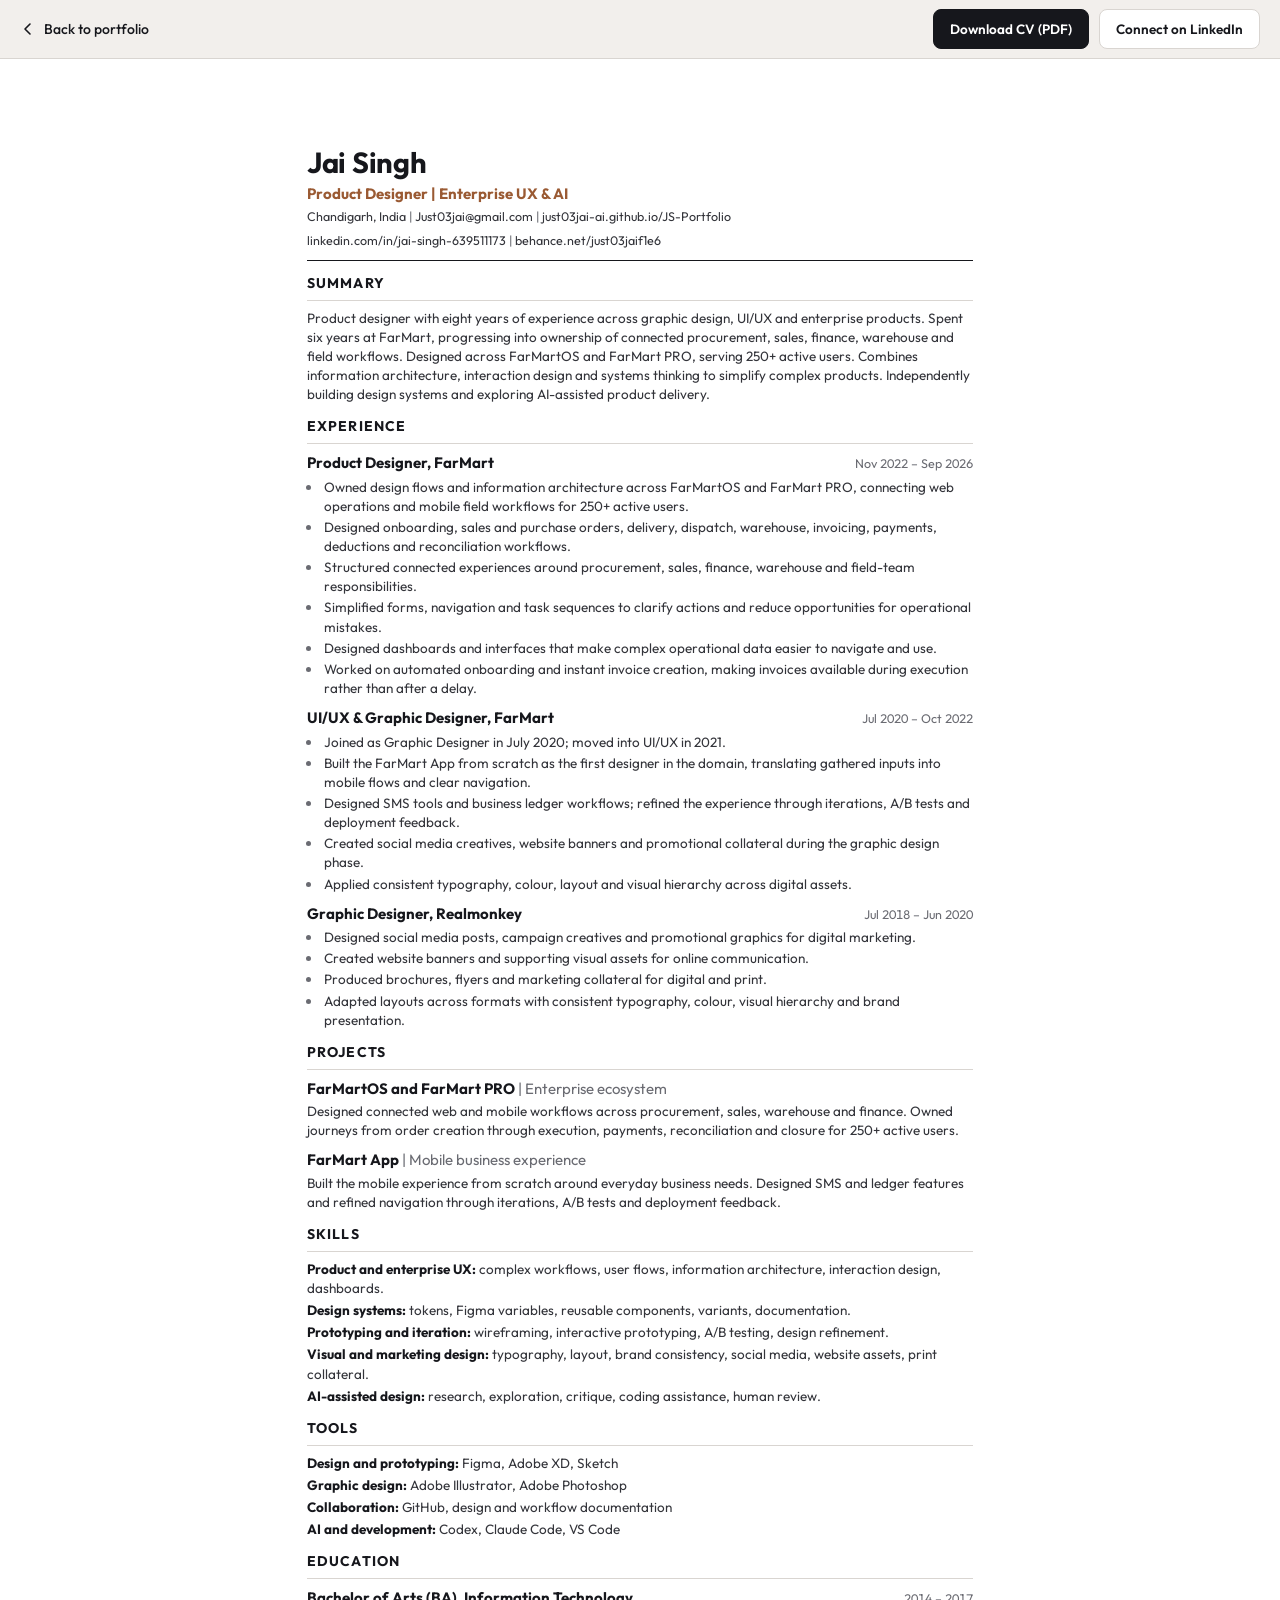
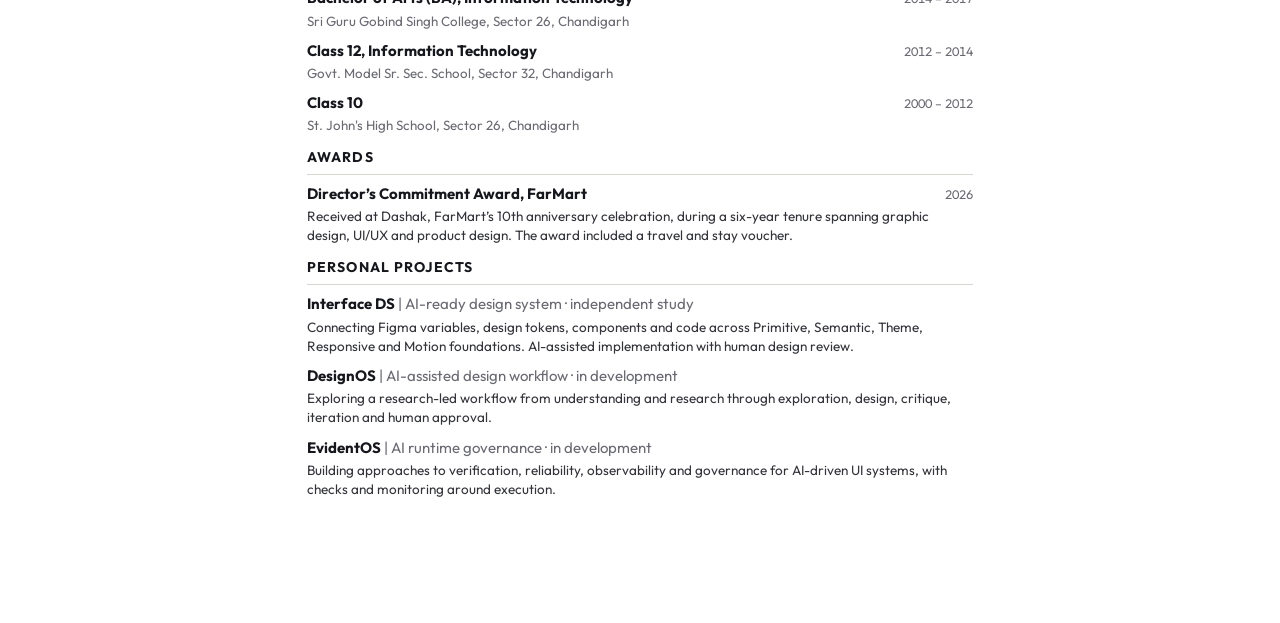
<file: pages/cv.html>
<!doctype html>
<html lang="en">
<head>
<meta charset="utf-8">
<meta name="viewport" content="width=device-width,initial-scale=1,viewport-fit=cover">
<title>Jai Singh CV</title>
<meta name="claude:viewport-fit-sides" content="cover">
<meta name="description" content="Jai Singh, Product Designer: CV.">
<link rel="preconnect" href="https://fonts.googleapis.com">
<link rel="preconnect" href="https://fonts.gstatic.com" crossorigin>
<link rel="stylesheet" href="https://fonts.googleapis.com/css2?family=Outfit:wght@300;400;500;600;700&display=swap">
<link rel="stylesheet" href="../css/cv.css">
</head>
<body>

<div class="bar" role="navigation" aria-label="CV actions">
  <div class="bar-in">
    <a class="back" href="../index.html#about"><svg width="16" height="16" viewBox="0 0 16 16" fill="none" aria-hidden="true"><path d="M10 3L5 8l5 5" stroke="currentColor" stroke-width="1.6" stroke-linecap="round" stroke-linejoin="round"/></svg>Back to portfolio</a>
    <div class="btns">
      <span class="status" id="dl-status" role="status"></span>
      <button class="btn" type="button" id="dl-btn" data-cv-download>Download CV (PDF)</button>
      <a class="btn o" href="https://www.linkedin.com/in/jai-singh-639511173/" target="_blank" rel="noopener noreferrer">Connect on LinkedIn</a>
    </div>
  </div>
</div>

<div class="wrap">
  <article class="sheet" aria-label="Curriculum vitae">
    <header class="id">
      <h1>Jai Singh</h1>
      <p class="role">Product Designer | Enterprise UX &amp; AI</p>
      <p class="contact"><span>Chandigarh, India</span><span>Just03jai@gmail.com</span><span>just03jai-ai.github.io/JS-Portfolio</span></p>
      <p class="contact"><span>linkedin.com/in/<span class="nw">jai-singh</span>-639511173</span><span>behance.net/just03jaif1e6</span></p>
    </header>

    <section>
      <h2>Summary</h2>
      <p class="lead">Product designer with eight years of experience across graphic design, UI/UX and enterprise products. Spent six years at FarMart, progressing into ownership of connected procurement, sales, finance, warehouse and field workflows. Designed across FarMartOS and FarMart PRO, serving 250+ active users. Combines information architecture, interaction design and systems thinking to simplify complex products. Independently building design systems and exploring <span class="nw">AI-assisted</span> product delivery.</p>
    </section>

    <section>
      <h2>Experience</h2>
      <div class="item">
        <div class="head"><h3>Product Designer, FarMart</h3><span class="date">Nov 2022 – Sep 2026</span></div>
        <ul>
          <li>Owned design flows and information architecture across FarMartOS and FarMart PRO, connecting web operations and mobile field workflows for 250+ active users.</li>
          <li>Designed onboarding, sales and purchase orders, delivery, dispatch, warehouse, invoicing, payments, deductions and reconciliation workflows.</li>
          <li>Structured connected experiences around procurement, sales, finance, warehouse and <span class="nw">field-team</span> responsibilities.</li>
          <li>Simplified forms, navigation and task sequences to clarify actions and reduce opportunities for operational mistakes.</li>
          <li>Designed dashboards and interfaces that make complex operational data easier to navigate and use.</li>
          <li>Worked on automated onboarding and instant invoice creation, making invoices available during execution rather than after a delay.</li>
        </ul>
      </div>
      <div class="item">
        <div class="head"><h3>UI/UX &amp; Graphic Designer, FarMart</h3><span class="date">Jul 2020 – Oct 2022</span></div>
        <ul>
          <li>Joined as Graphic Designer in July 2020; moved into UI/UX in 2021.</li>
          <li>Built the FarMart App from scratch as the first designer in the domain, translating gathered inputs into mobile flows and clear navigation.</li>
          <li>Designed SMS tools and business ledger workflows; refined the experience through iterations, A/B tests and deployment feedback.</li>
          <li>Created social media creatives, website banners and promotional collateral during the graphic design phase.</li>
          <li>Applied consistent typography, colour, layout and visual hierarchy across digital assets.</li>
        </ul>
      </div>
      <div class="item">
        <div class="head"><h3>Graphic Designer, Realmonkey</h3><span class="date">Jul 2018 – Jun 2020</span></div>
        <ul>
          <li>Designed social media posts, campaign creatives and promotional graphics for digital marketing.</li>
          <li>Created website banners and supporting visual assets for online communication.</li>
          <li>Produced brochures, flyers and marketing collateral for digital and print.</li>
          <li>Adapted layouts across formats with consistent typography, colour, visual hierarchy and brand presentation.</li>
        </ul>
      </div>
    </section>

    <section>
      <h2>Projects</h2>
      <div class="item">
        <h3>FarMartOS and FarMart PRO <span class="tag">| Enterprise ecosystem</span></h3>
        <p>Designed connected web and mobile workflows across procurement, sales, warehouse and finance. Owned journeys from order creation through execution, payments, reconciliation and closure for 250+ active users.</p>
      </div>
      <div class="item">
        <h3>FarMart App <span class="tag">| Mobile business experience</span></h3>
        <p>Built the mobile experience from scratch around everyday business needs. Designed SMS and ledger features and refined navigation through iterations, A/B tests and deployment feedback.</p>
      </div>
    </section>

    <section class="skills">
      <h2>Skills</h2>
      <p><b>Product and enterprise UX:</b> complex workflows, user flows, information architecture, interaction design, dashboards.</p>
      <p><b>Design systems:</b> tokens, Figma variables, reusable components, variants, documentation.</p>
      <p><b>Prototyping and iteration:</b> wireframing, interactive prototyping, A/B testing, design refinement.</p>
      <p><b>Visual and marketing design:</b> typography, layout, brand consistency, social media, website assets, print collateral.</p>
      <p><b><span class="nw">AI-assisted</span> design:</b> research, exploration, critique, coding assistance, human review.</p>
    </section>

    <section class="skills tools">
      <h2>Tools</h2>
      <p><b>Design and prototyping:</b> Figma, Adobe XD, Sketch</p>
      <p><b>Graphic design:</b> Adobe Illustrator, Adobe Photoshop</p>
      <p><b>Collaboration:</b> GitHub, design and workflow documentation</p>
      <p><b>AI and development:</b> Codex, Claude Code, VS Code</p>
    </section>

    <section>
      <h2>Education</h2>
      <div class="item"><div class="head"><h3>Bachelor of Arts (BA), Information Technology</h3><span class="date">2014 – 2017</span></div><p class="sub">Sri Guru Gobind Singh College, Sector 26, Chandigarh</p></div>
      <div class="item"><div class="head"><h3>Class 12, Information Technology</h3><span class="date">2012 – 2014</span></div><p class="sub">Govt. Model Sr. Sec. School, Sector 32, Chandigarh</p></div>
      <div class="item"><div class="head"><h3>Class 10</h3><span class="date">2000 – 2012</span></div><p class="sub">St. John's High School, Sector 26, Chandigarh</p></div>
    </section>

    <section>
      <h2>Awards</h2>
      <div class="item">
        <div class="head"><h3>Director’s Commitment Award, FarMart</h3><span class="date">2026</span></div>
        <p>Received at Dashak, FarMart’s 10th anniversary celebration, during a <span class="nw">six-year</span> tenure spanning graphic design, UI/UX and product design. The award included a travel and stay voucher.</p>
      </div>
    </section>

    <section>
      <h2>Personal Projects</h2>
      <div class="item"><h3>Interface DS <span class="tag">| <span class="nw">AI-ready</span> design system · independent study</span></h3><p>Connecting Figma variables, design tokens, components and code across Primitive, Semantic, Theme, Responsive and Motion foundations. <span class="nw">AI-assisted</span> implementation with human design review.</p></div>
      <div class="item"><h3>DesignOS <span class="tag">| <span class="nw">AI-assisted</span> design workflow · in development</span></h3><p>Exploring a <span class="nw">research-led</span> workflow from understanding and research through exploration, design, critique, iteration and human approval.</p></div>
      <div class="item"><h3>EvidentOS <span class="tag">| AI runtime governance · in development</span></h3><p>Building approaches to verification, reliability, observability and governance for <span class="nw">AI-driven</span> UI systems, with checks and monitoring around execution.</p></div>
    </section>
  </article>
</div>

<script src="../js/cv-page.js"></script>
</body>
</html>
</file>
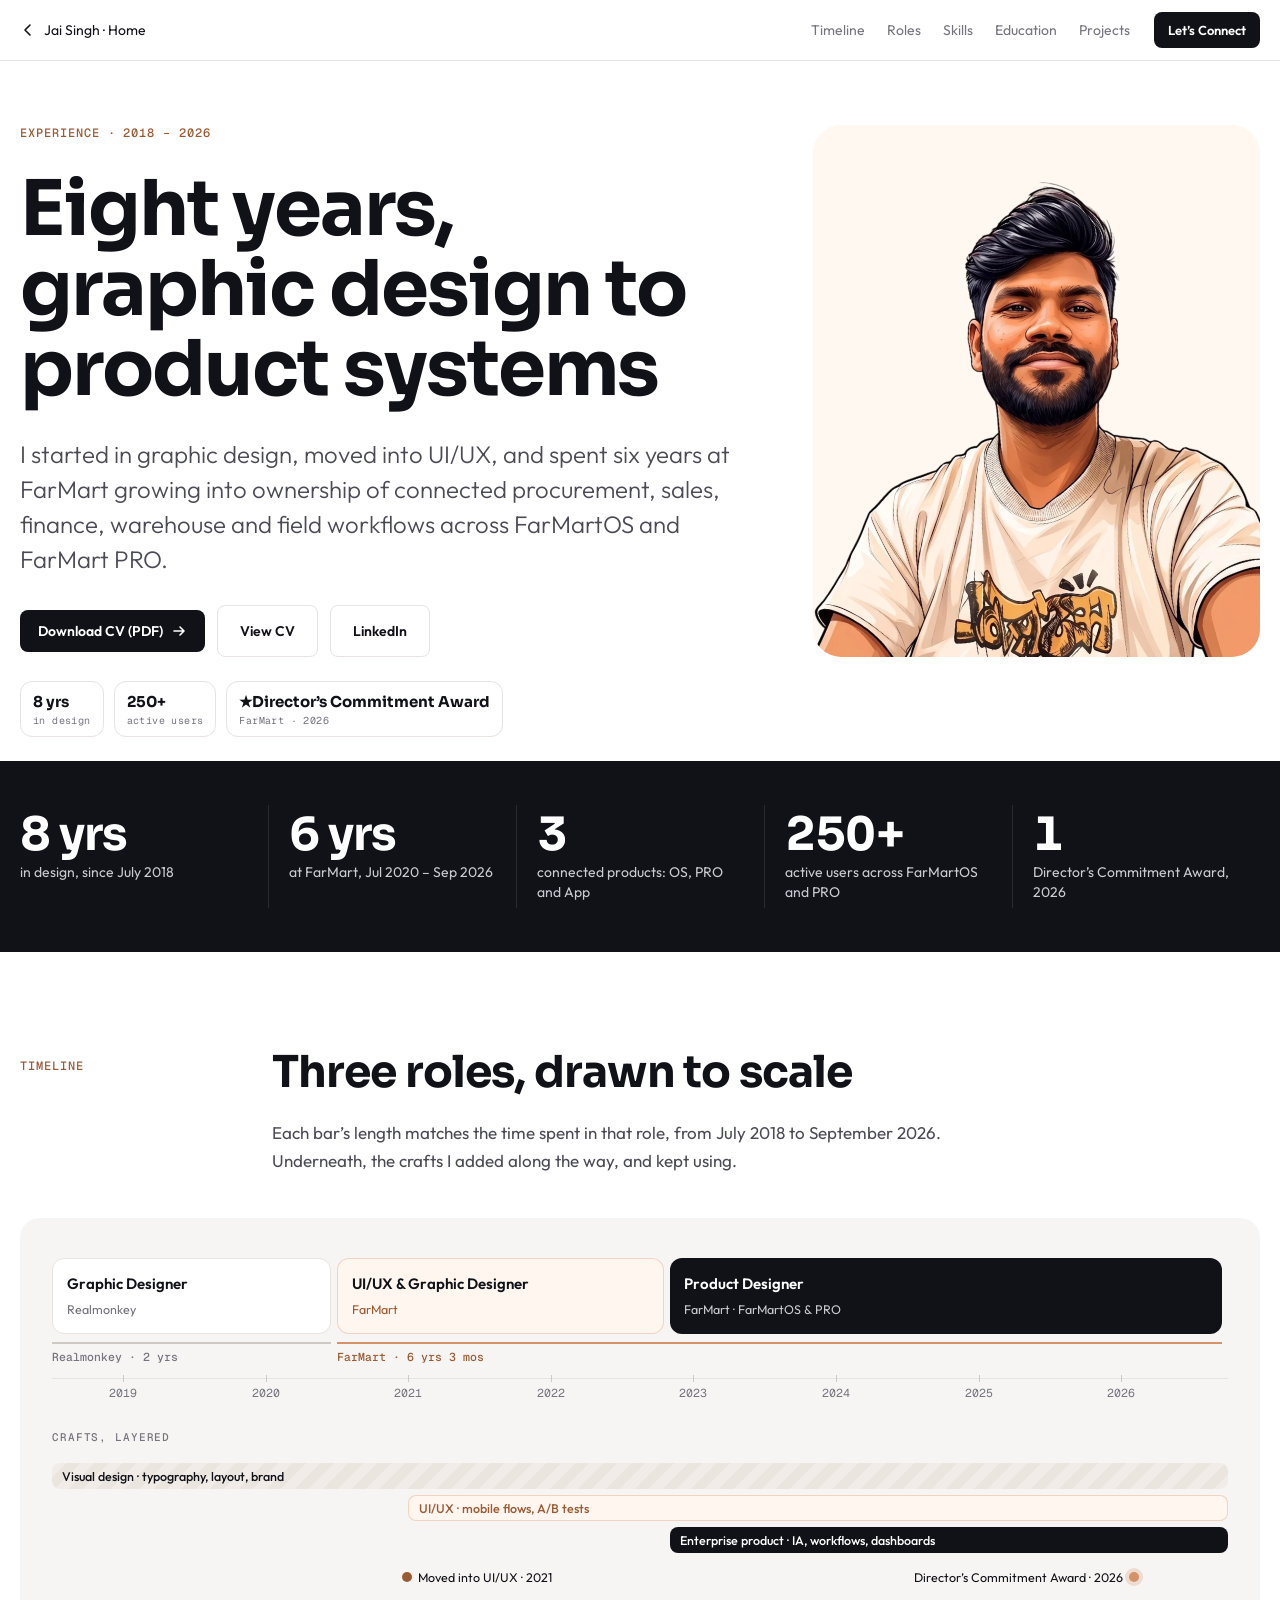
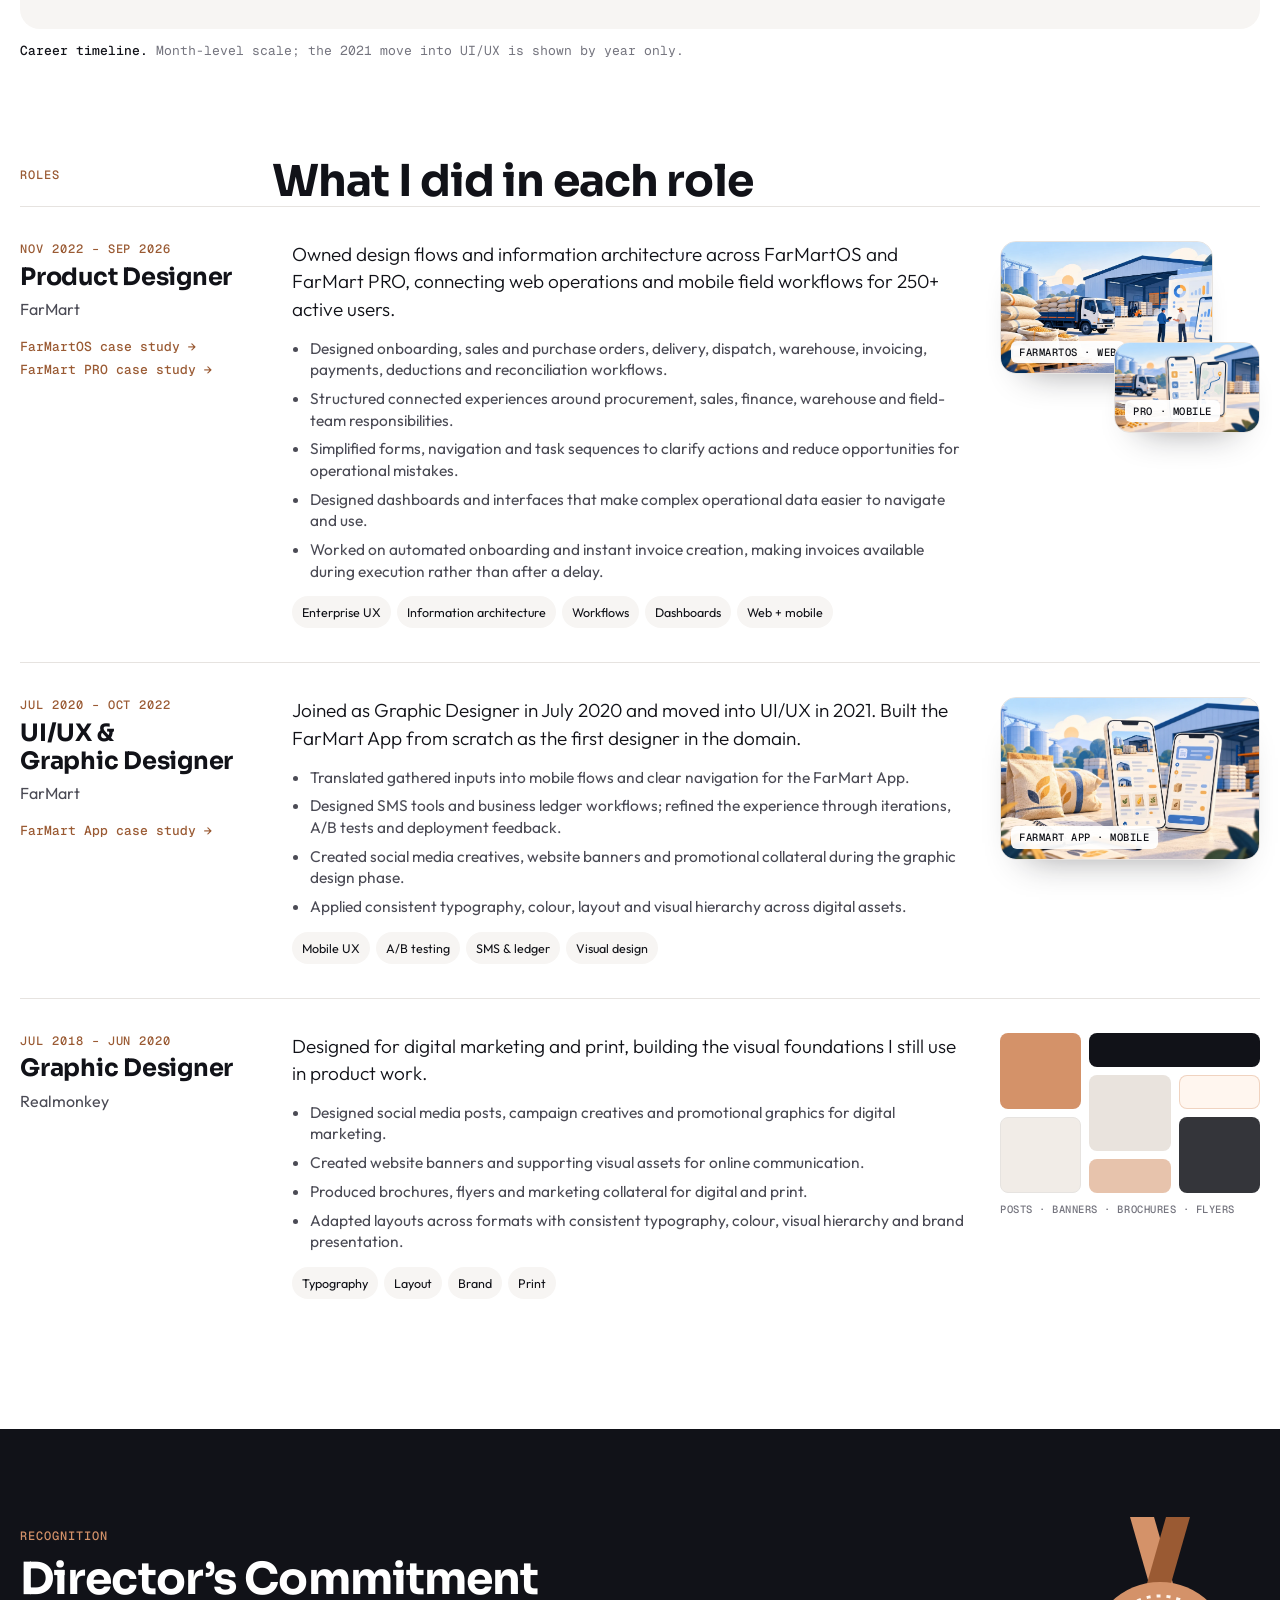
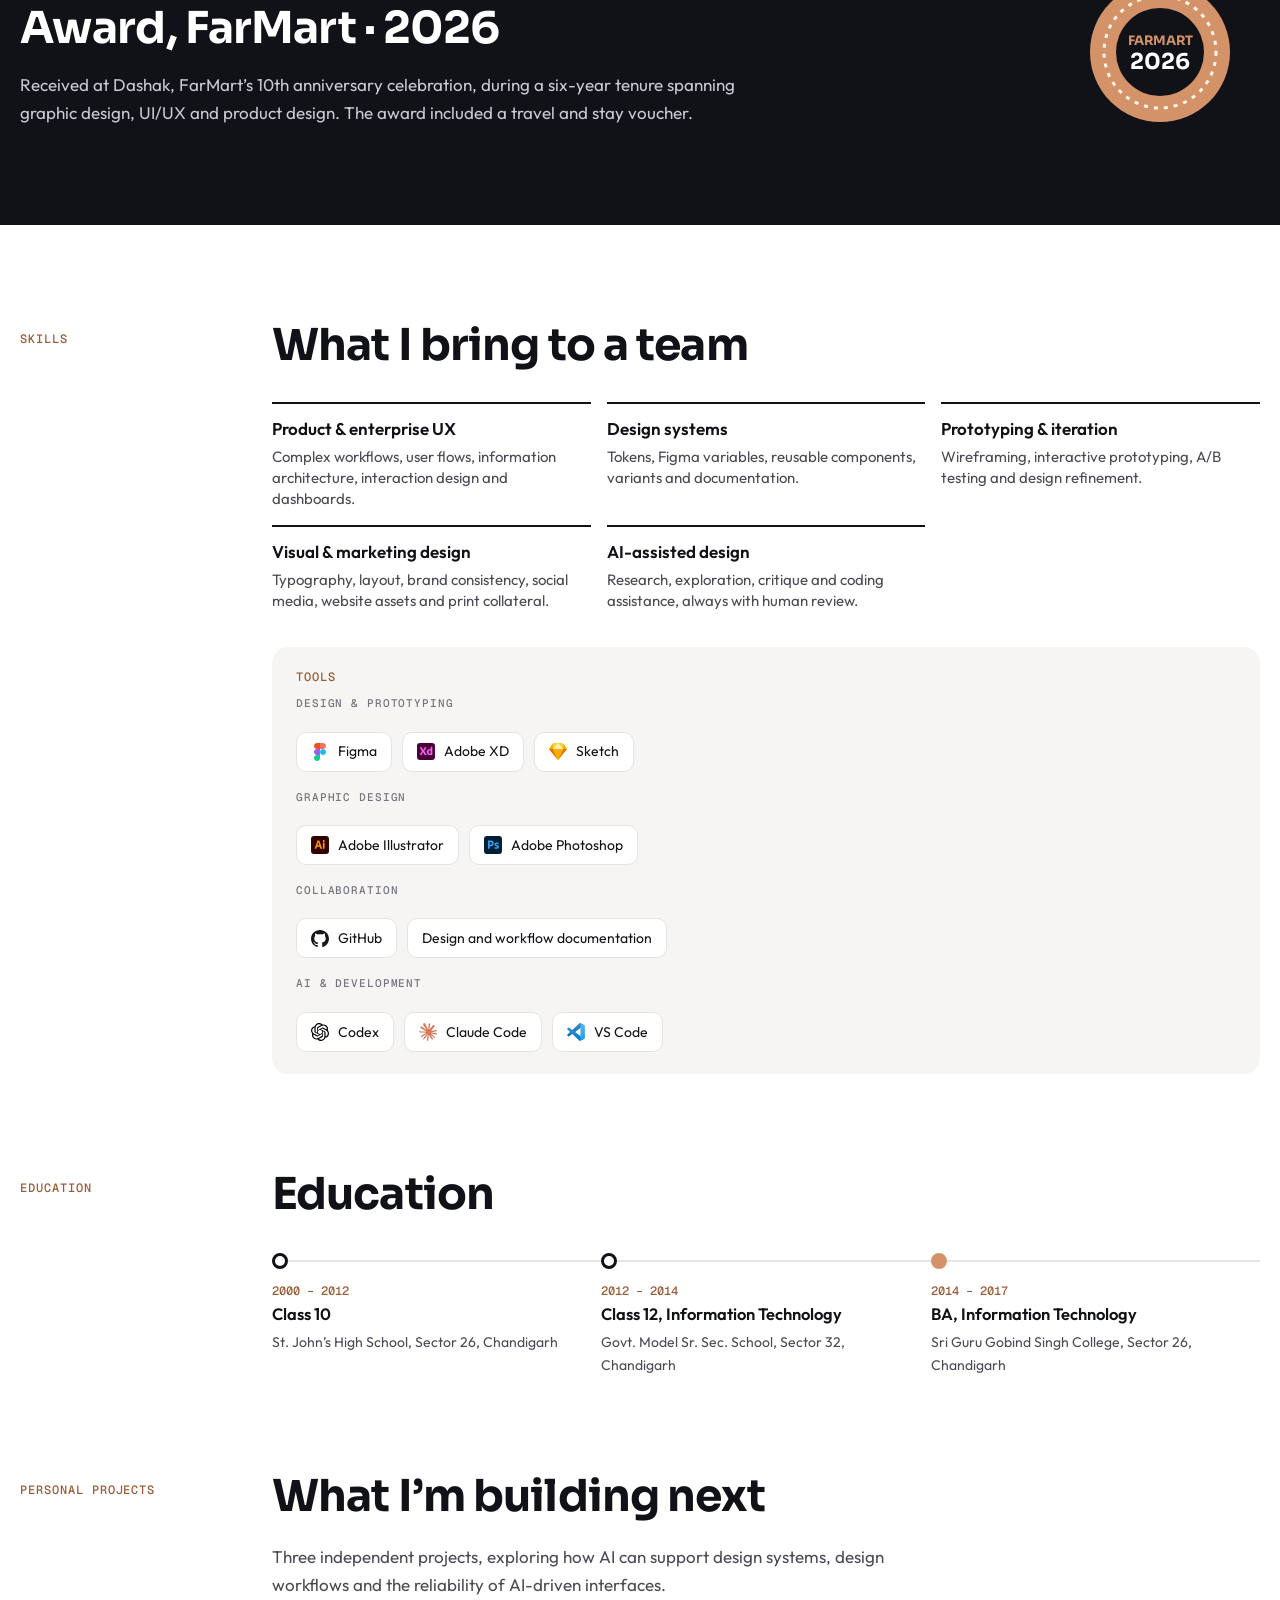
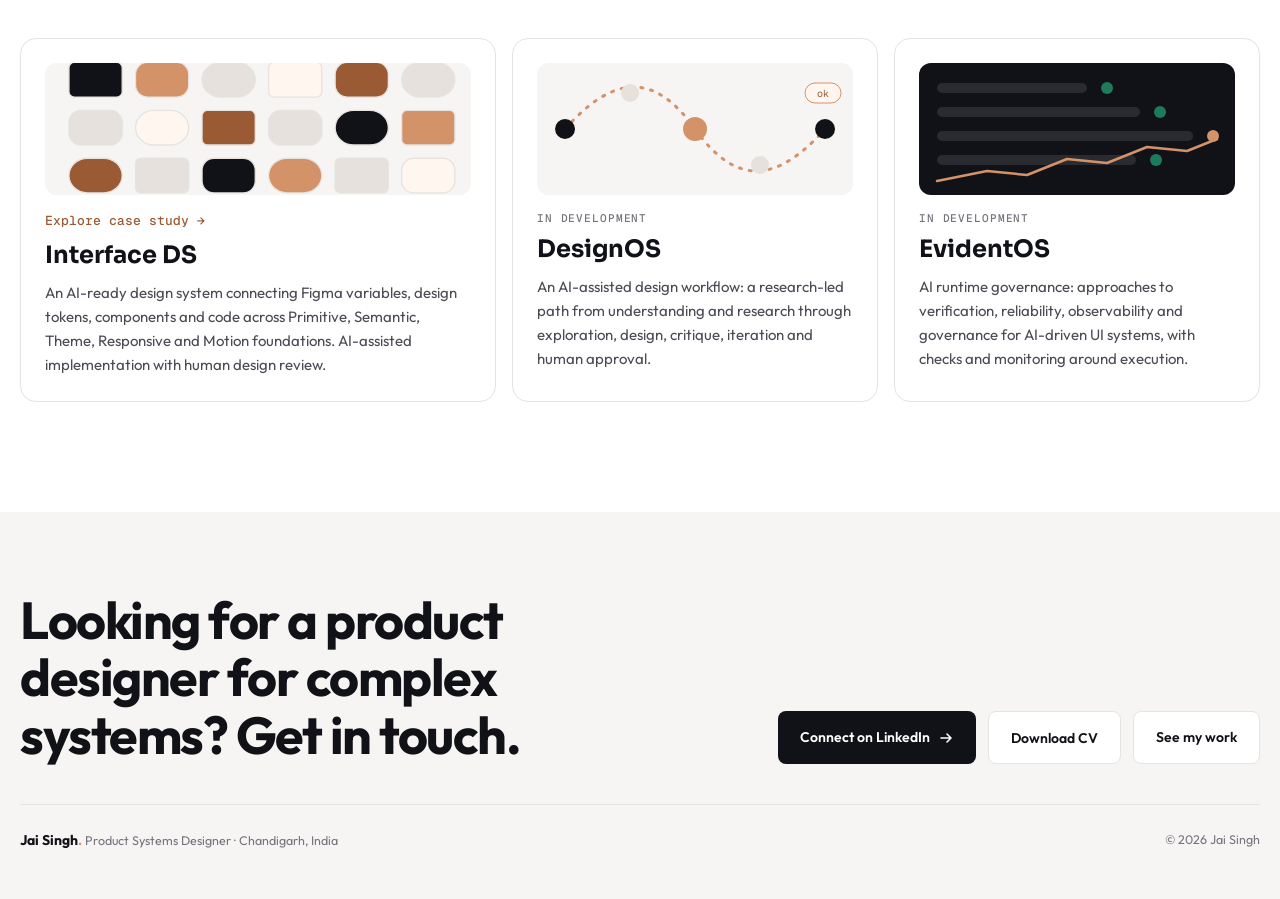
<file: pages/experience.html>
<!doctype html>
<html lang="en">
<head>
<meta charset="utf-8">
<meta name="viewport" content="width=device-width,initial-scale=1,viewport-fit=cover">
<title>Jai Singh Experience</title>
<meta name="claude:viewport-fit-sides" content="cover">
<meta name="description" content="Jai Singh, Product Designer: eight years from graphic design to enterprise product systems.">
<link rel="preconnect" href="https://fonts.googleapis.com">
<link rel="preconnect" href="https://fonts.gstatic.com" crossorigin>
<link rel="stylesheet" href="https://fonts.googleapis.com/css2?family=Outfit:wght@300;400;500;600;700&family=Sora:wght@600;700&family=Geist+Mono:wght@400;500&display=swap">
<link rel="stylesheet" href="../css/base.css">
<style>
.eco article .connect { font-size: 13px; padding: 10px 14px; }
@media (max-width: 520px) { .split .dg > div[style] { grid-template-columns: 1fr !important; } .split .dg-mob { max-width: 220px !important; justify-self: center; } }
</style>
<link rel="stylesheet" href="../css/mockups.css">
<link rel="stylesheet" href="../css/hero-mockup.css">
<style>
/* ---------- Experience page ---------- */
.hero h1 em { font-style: normal; color: var(--accent); }
.hero h1 { font-size: clamp(40px, 6.4vw, 80px); line-height: 1.04; }
.cv-row { display: flex; gap: 12px; flex-wrap: wrap; align-items: center; }
button.connect, button.btn { font-family: inherit; border: 0; cursor: pointer; }
button.btn.soft { border: 1px solid var(--line); }
button[disabled] { opacity: .6; cursor: progress; }
.cv-status { font-size: 13px; color: var(--muted); }
/* timeline (to scale: 99 months, Jul 2018 – Sep 2026) */
.tl-scroll { overflow-x: auto; }
.tl-in { min-width: 760px; position: relative; padding: 8px 0 4px; --tot: 99; }
.tl-bars, .tl-company, .tl-axis, .tl-marks { position: relative; }
.tl-bars { height: 76px; }
.tl-bar { position: absolute; top: 0; bottom: 0; left: calc(var(--s) / var(--tot) * 100%); width: calc(var(--w) / var(--tot) * 100% - 6px); border-radius: 12px; padding: 12px 14px; display: grid; align-content: center; gap: 3px; overflow: hidden; }
.tl-bar b { font-size: 15px; font-weight: 600; white-space: nowrap; overflow: hidden; text-overflow: ellipsis; }
.tl-bar span { font-size: 12.5px; white-space: nowrap; overflow: hidden; text-overflow: ellipsis; }
.tl-bar.rm { background: #fff; border: 1px solid var(--line); color: var(--ink); }
.tl-bar.rm span { color: var(--muted); }
.tl-bar.fg { background: var(--accent-tint); border: 1px solid rgba(212,146,105,.35); color: var(--ink); }
.tl-bar.fg span { color: var(--accent-ink); }
.tl-bar.pd { background: var(--band); color: #fff; }
.tl-bar.pd span { color: var(--band-text); }
.tl-company { height: 30px; margin-top: 8px; }
.tl-company span { position: absolute; left: calc(var(--s) / var(--tot) * 100%); width: calc(var(--w) / var(--tot) * 100% - 6px); border-top: 2px solid #cfc9c3; padding-top: 6px; font: 500 11.5px/1.2 var(--f-mono); color: var(--muted); }
.tl-company span.fm { border-top-color: var(--accent); color: var(--accent-ink); }
.tl-axis { height: 26px; border-top: 1px solid var(--line); margin-top: 6px; }
.tl-axis span { position: absolute; left: calc(var(--at) / var(--tot) * 100%); top: 0; transform: translateX(-50%); padding-top: 8px; font: 400 11.5px/1 var(--f-mono); color: var(--muted); font-variant-numeric: tabular-nums; }
.tl-axis span::before { content: ""; position: absolute; left: 50%; top: -4px; width: 1px; height: 7px; background: #cfc9c3; }
.tl-marks { height: 30px; margin-top: 4px; }
.tl-marks .m { position: absolute; left: calc(var(--at) / var(--tot) * 100%); top: 4px; display: inline-flex; gap: 6px; align-items: center; font-size: 12.5px; color: var(--ink); white-space: nowrap; transform: translateX(-6px); }
.tl-marks .m i { width: 10px; height: 10px; border-radius: 50%; background: var(--accent-ink); }
.tl-marks .m.award { transform: translateX(calc(-100% + 6px)); flex-direction: row-reverse; }
.tl-marks .m.award i { background: var(--accent); box-shadow: 0 0 0 4px rgba(212,146,105,.25); }
/* roles */
.role { display: grid; grid-template-columns: 260px minmax(0, 1fr); gap: 32px; padding-block: 34px; border-top: 1px solid var(--line); margin-top: 32px; }
.role + .role { margin-top: 0; }
.role-meta { display: grid; gap: 6px; align-content: start; }
.role-meta h3 { font: 700 24px/1.15 var(--f-display); letter-spacing: -0.01em; }
.role-meta .org { font-size: 16px; color: var(--text); }
.role-links { display: grid; gap: 6px; margin-top: 10px; }
.tag-link { font: 500 13px/1.3 var(--f-mono); color: var(--accent-ink); text-decoration: none; }
.tag-link:hover { text-decoration: underline; }
.role-body { display: grid; gap: 14px; max-width: 760px; }
.role-lede { font-size: 19px; line-height: 1.45; color: var(--ink); font-weight: 300; }
.role-body ul { padding-left: 18px; display: grid; gap: 7px; color: var(--text); font-size: 16px; }
.chips-row { display: flex; flex-wrap: wrap; gap: 6px; }
.chips-row span { font-size: 12.5px; padding: 6px 10px; border-radius: 999px; background: var(--paper); color: var(--ink); }
@media (max-width: 860px) { .role { grid-template-columns: 1fr; gap: 14px; } }
/* skills */
.skills-grid { margin-top: 32px; display: grid; grid-template-columns: repeat(3, minmax(0, 1fr)); gap: 16px; }
.skills-grid div { border-top: 2px solid var(--ink); padding-top: 14px; display: grid; gap: 6px; align-content: start; }
.skills-grid h4 { font: 600 17px/1.3 var(--f-ui); }
.skills-grid p { font-size: 15px; color: var(--text); }
.tools-list { margin-top: 36px; background: var(--paper); border-radius: 16px; padding: 22px 24px; }
.tools-list dl { margin-top: 12px; display: grid; grid-template-columns: repeat(2, minmax(0, 1fr)); gap: 12px 24px; }
.tools-list dt { font: 500 11px/1.4 var(--f-mono); letter-spacing: .08em; text-transform: uppercase; color: var(--muted); }
.tools-list dd { margin: 3px 0 0; font-size: 15.5px; color: var(--ink); }
@media (max-width: 860px) { .skills-grid { grid-template-columns: 1fr; } .tools-list dl { grid-template-columns: 1fr; } }
.stack .n { white-space: nowrap; }
.stack div { grid-template-columns: 80px 300px minmax(0, 1fr); }
@media (max-width: 700px) { .stack div { grid-template-columns: 72px minmax(0, 1fr); } }
.band h2 { max-width: 900px; }
</style>
<style>
/* ---------- Experience page v2: portrait hero, stats band, craft strata, visual roles ---------- */
.xh { display: grid; grid-template-columns: minmax(0, 1.25fr) minmax(0, .75fr); gap: 48px; align-items: center; }
.xh-text { display: grid; gap: 28px; min-width: 0; }
.xh-text > * { animation: rise .8s cubic-bezier(.2,.7,.2,1) both; }
.xh-text > *:nth-child(2) { animation-delay: .08s; } .xh-text > *:nth-child(3) { animation-delay: .16s; } .xh-text > *:nth-child(4) { animation-delay: .24s; }
.xh-pic { position: relative; aspect-ratio: 4 / 4.4; border-radius: 28px; background: linear-gradient(160deg, #f4ede6, #ebe2d9); overflow: hidden; animation: rise 1s cubic-bezier(.2,.7,.2,1) .2s both; }
.xh-pic img { position: absolute; left: 50%; bottom: 0; width: 112%; max-width: none; transform: translateX(-50%); }
.xh-pic::after { content: ""; position: absolute; inset: auto 0 0 0; height: 30%; background: linear-gradient(180deg, rgba(235,226,217,0), rgba(235,226,217,.55)); }
.fchip { position: absolute; z-index: 2; background: rgba(255,255,255,.95); border: 1px solid var(--line); border-radius: 12px; padding: 9px 12px; display: grid; gap: 2px; box-shadow: 0 16px 28px -18px rgba(17,18,24,.4); }
.fchip b { font: 700 18px/1 var(--f-display); color: var(--ink); }
.fchip span { font: 500 10.5px/1.3 var(--f-mono); letter-spacing: .04em; color: var(--muted); }
.fchip.a { left: 14px; top: 18px; } .fchip.b { right: 14px; top: 42%; } .fchip.c { left: 14px; bottom: 18px; }
.fchip.c b { font-size: 13px; font-family: var(--f-ui); font-weight: 600; }
.fchip.c i { font-style: normal; color: var(--accent); margin-right: 4px; }
@media (max-width: 900px) { .xh { grid-template-columns: 1fr; } .xh-pic { max-width: 420px; width: 100%; } }
/* stats band */
.xs { background: var(--band); color: #fff; margin-top: 72px; }
.xs .wrap { padding-block: 44px; }
.xs-grid { display: grid; grid-template-columns: repeat(5, minmax(0, 1fr)); gap: 0; }
.xs-grid div { padding: 6px 20px; border-left: 1px solid var(--band-line); display: grid; gap: 6px; align-content: start; }
.xs-grid div:first-child { border-left: 0; padding-left: 0; }
.xs-grid b { font: 700 clamp(30px, 3.6vw, 46px)/1 var(--f-display); letter-spacing: -0.02em; font-variant-numeric: tabular-nums; }
.xs-grid b em { font-style: normal; color: var(--accent); }
.xs-grid span { font-size: 14px; color: var(--band-text); line-height: 1.4; }
@media (max-width: 900px) { .xs-grid { grid-template-columns: 1fr 1fr; row-gap: 22px; } .xs-grid div { border-left: 0; padding-left: 0; } }
/* craft strata (same scale as timeline) */
.strata { position: relative; margin-top: 18px; display: grid; gap: 6px; }
.strata .lay { position: relative; height: 26px; }
.strata .lay span { position: absolute; top: 0; bottom: 0; left: calc(var(--s) / var(--tot) * 100%); right: 0; border-radius: 8px; display: flex; align-items: center; padding-inline: 10px; font-size: 12.5px; font-weight: 500; white-space: nowrap; overflow: hidden; }
.strata .l1 span { background: repeating-linear-gradient(135deg, #f1ece7 0 10px, #ebe5df 10px 20px); color: var(--ink); }
.strata .l2 span { background: var(--accent-tint); border: 1px solid rgba(212,146,105,.35); color: var(--accent-ink); }
.strata .l3 span { background: var(--band); color: #fff; }
.strata-h { margin-top: 26px; font: 500 11px/1.4 var(--f-mono); letter-spacing: .08em; text-transform: uppercase; color: var(--muted); }
/* roles v2 */
.role { grid-template-columns: 240px minmax(0, 1fr) minmax(0, .8fr); }
.role-vis { position: relative; min-height: 220px; align-self: start; }
.role-vis a.art { position: absolute; display: block; border-radius: 16px; overflow: hidden; border: 1px solid var(--line); box-shadow: 0 22px 36px -26px rgba(17,18,24,.45); transition: transform .35s cubic-bezier(.2,.7,.2,1); background: #f4f4f5; }
.role-vis a.art:hover { transform: translateY(-4px); }
.role-vis a.art img { width: 100%; height: 100%; object-fit: cover; display: block; }
.role-vis a.art .lb { position: absolute; left: 10px; bottom: 10px; font: 500 10.5px/1 var(--f-mono); letter-spacing: .05em; text-transform: uppercase; color: var(--ink); background: rgba(255,255,255,.94); padding: 6px 8px; border-radius: 6px; }
.role-vis .a1 { left: 0; top: 0; width: 82%; aspect-ratio: 16 / 10; }
.role-vis .a2 { right: 0; top: 46%; width: 56%; aspect-ratio: 16 / 10; }
.role-vis .solo { left: 0; top: 0; width: 100%; aspect-ratio: 16 / 10; position: relative; }
.collage { display: grid; grid-template-columns: repeat(6, 1fr); grid-template-rows: repeat(4, 34px); gap: 8px; }
.collage i { border-radius: 8px; display: block; }
.collage .c1 { grid-column: 1 / 3; grid-row: 1 / 3; background: var(--accent); }
.collage .c2 { grid-column: 3 / 7; grid-row: 1 / 2; background: var(--band); }
.collage .c3 { grid-column: 3 / 5; grid-row: 2 / 4; background: #e9e3dd; }
.collage .c4 { grid-column: 5 / 7; grid-row: 2 / 3; background: var(--accent-tint); border: 1px solid rgba(212,146,105,.35); }
.collage .c5 { grid-column: 1 / 3; grid-row: 3 / 5; background: #f1ece7; border: 1px solid var(--line); }
.collage .c6 { grid-column: 5 / 7; grid-row: 3 / 5; background: var(--ink); opacity: .85; }
.collage .c7 { grid-column: 3 / 5; grid-row: 4 / 5; background: var(--accent); opacity: .55; }
.collage-cap { margin-top: 10px; font: 500 10.5px/1.3 var(--f-mono); letter-spacing: .05em; text-transform: uppercase; color: var(--muted); }
@media (max-width: 1100px) { .role { grid-template-columns: 220px minmax(0, 1fr); } .role-vis { grid-column: 1 / -1; min-height: 0; max-width: 560px; } .role-vis.duo { height: 260px; } }
@media (max-width: 860px) { .role { grid-template-columns: 1fr; } .role-vis.duo { height: 210px; } }
/* award */
.award { display: grid; grid-template-columns: minmax(0, 1fr) 200px; gap: 40px; align-items: center; }
.award svg { width: 100%; height: auto; }
@media (max-width: 760px) { .award { grid-template-columns: 1fr; } .award svg { width: 140px; } }
/* skills with glyphs */
.skills-grid div .gl { width: 40px; height: 40px; border-radius: 12px; background: var(--paper); display: grid; place-items: center; color: var(--accent-ink); margin-bottom: 4px; }
/* tool chips with logos */
.tchips { display: flex; flex-wrap: wrap; gap: 10px; margin-top: 14px; }
.tchips span { display: inline-flex; align-items: center; gap: 9px; height: 40px; padding-inline: 14px; background: #fff; border: 1px solid var(--line); border-radius: 10px; font-size: 14px; color: var(--ink); white-space: nowrap; }
.tchips img { width: 18px; height: 18px; object-fit: contain; }
.tgroup { display: grid; gap: 6px; margin-top: 18px; }
.tgroup:first-of-type { margin-top: 10px; }
.tgroup > p { font: 500 11px/1.4 var(--f-mono); letter-spacing: .08em; text-transform: uppercase; color: var(--muted); }
/* education path */
.edu { margin-top: 32px; display: grid; grid-template-columns: repeat(3, minmax(0, 1fr)); gap: 0; position: relative; }
.edu div { position: relative; padding: 34px 20px 0 0; display: grid; gap: 4px; align-content: start; }
.edu div::before { content: ""; position: absolute; left: 0; right: 0; top: 9px; height: 2px; background: var(--line); }
.edu div::after { content: ""; position: absolute; left: 0; top: 2px; width: 16px; height: 16px; border-radius: 50%; background: #fff; border: 3px solid var(--ink); }
.edu div:last-child::after { border-color: var(--accent); background: var(--accent); }
.edu .yr { font: 500 12px/1 var(--f-mono); color: var(--accent-ink); }
.edu b { font-size: 16.5px; font-weight: 600; color: var(--ink); }
.edu span { font-size: 14px; color: var(--text); }
@media (max-width: 760px) { .edu { grid-template-columns: 1fr; gap: 18px; } .edu div { padding: 0 0 0 30px; } .edu div::before { left: 7px; right: auto; top: 0; bottom: -18px; width: 2px; height: auto; } .edu div:last-child::before { display: none; } }
/* project covers */
.cover { height: 132px; border-radius: 12px; overflow: hidden; margin-bottom: 6px; background: var(--paper); }
.cover svg { width: 100%; height: 100%; display: block; }
.eco article { transition: transform .3s cubic-bezier(.2,.7,.2,1), box-shadow .3s; }
.eco article:hover { transform: translateY(-3px); box-shadow: 0 22px 36px -28px rgba(17,18,24,.4); }
</style>
<link rel="stylesheet" href="../css/responsive-fixes.css">
<style>
@media (max-width: 900px) { .xs-grid { grid-template-columns: repeat(3, minmax(0, 1fr)) !important; } }
@media (max-width: 560px) { .xs-grid { grid-template-columns: 1fr 1fr !important; } .xs-grid div:last-child { grid-column: 1 / -1; } }
</style>
<link rel="stylesheet" href="../css/figma-sync.css">
</head>
<body class="experience-page">

<header class="topbar">
  <div class="wrap">
    <a class="back" href="../index.html"><svg width="16" height="16" viewBox="0 0 16 16" fill="none" aria-hidden="true"><path d="M10 3L5 8l5 5" stroke="currentColor" stroke-width="1.6" stroke-linecap="round" stroke-linejoin="round"/></svg>Jai Singh · Home</a>
    <div class="right">
      <nav class="toc" aria-label="On this page">
        <a href="#timeline">Timeline</a>
        <a href="#roles">Roles</a>
        <a href="#skills">Skills</a>
        <a href="#education">Education</a>
        <a href="#projects">Projects</a>
      </nav>
      <a class="connect" href="https://www.linkedin.com/in/jai-singh-639511173/" target="_blank" rel="noopener noreferrer">Let’s Connect</a>
    </div>
  </div>
</header>

<main>
  <div class="wrap" style="padding-block:64px 0">
    <div class="xh">
      <div class="xh-text">
        <p class="label">Experience · 2018 – 2026</p>
        <h1 style="font:700 clamp(40px,6vw,80px)/1.04 var(--f-display);letter-spacing:-0.025em">Eight years,<br>graphic design to product systems</h1>
        <p class="lede" style="font-size:clamp(19px,2.2vw,24px);line-height:1.45;font-weight:300;color:var(--text);max-width:745px">I started in graphic design, moved into UI/UX, and spent six years at FarMart growing into ownership of connected procurement, sales, finance, warehouse and field workflows across FarMartOS and FarMart PRO.</p>
        <div class="cv-row">
          <button type="button" class="connect" data-cv-download>Download CV (PDF) <svg width="16" height="16" viewBox="0 0 16 16" fill="none" aria-hidden="true"><path d="M3 8h10M9 4l4 4-4 4" stroke="currentColor" stroke-width="1.6" stroke-linecap="round" stroke-linejoin="round"/></svg></button>
          <a class="btn soft" href="cv.html">View CV</a>
          <a class="btn soft" href="https://www.linkedin.com/in/jai-singh-639511173/" target="_blank" rel="noopener noreferrer">LinkedIn</a>
          <span class="cv-status" role="status" aria-live="polite"></span>
        </div>
      </div>
      <figure class="xh-pic" aria-label="Illustrated portrait of Jai Singh">
        <img src="../assets/about-photo.webp" alt="Illustrated portrait of Jai Singh" width="517" height="555">
      </figure>
    </div>
    <div class="hero-chips">
        <div class="hero-chip"><b>8 yrs</b><span>in design</span></div>
        <div class="hero-chip"><b>250+</b><span>active users</span></div>
        <div class="hero-chip"><b><i>★</i>Director’s Commitment Award</b><span>FarMart · 2026</span></div>
    </div>
  </div>

  <section class="xs" aria-label="At a glance">
    <div class="wrap">
      <div class="xs-grid">
        <div><b>8 <em>yrs</em></b><span>in design, since July 2018</span></div>
        <div><b>6 <em>yrs</em></b><span>at FarMart, Jul 2020 – Sep 2026</span></div>
        <div><b>3</b><span>connected products: OS, PRO and App</span></div>
        <div><b>250+</b><span>active users across FarMartOS and PRO</span></div>
        <div><b>1</b><span>Director’s Commitment Award, 2026</span></div>
      </div>
    </div>
  </section>

  <!-- Timeline -->
  <section class="wrap block" id="timeline" aria-labelledby="h-tl">
    <div class="sec-top">
      <p class="label">Timeline</p>
      <div class="measure">
        <h2 id="h-tl">Three roles, drawn to scale</h2>
        <div class="body"><p>Each bar’s length matches the time spent in that role, from July 2018 to September 2026. Underneath, the crafts I added along the way, and kept using.</p></div>
      </div>
    </div>
    <figure class="figure">
      <div class="dg tl" role="img" aria-label="Career timeline to scale. Graphic Designer at Realmonkey, July 2018 to June 2020. UI/UX and Graphic Designer at FarMart, July 2020 to October 2022, moving into UI/UX in 2021. Product Designer at FarMart, November 2022 to September 2026. Below, crafts layered over time: visual design from 2018, UI/UX from 2021, enterprise product and information architecture from late 2022.">
        <div class="tl-scroll">
          <div class="tl-in">
            <div class="tl-bars">
              <div class="tl-bar rm" style="--s:0;--w:24"><b>Graphic Designer</b><span>Realmonkey</span></div>
              <div class="tl-bar fg" style="--s:24;--w:28"><b>UI/UX &amp; Graphic Designer</b><span>FarMart</span></div>
              <div class="tl-bar pd" style="--s:52;--w:47"><b>Product Designer</b><span>FarMart · FarMartOS &amp; PRO</span></div>
            </div>
            <div class="tl-company">
              <span style="--s:0;--w:24">Realmonkey · 2 yrs</span>
              <span class="fm" style="--s:24;--w:75">FarMart · 6 yrs 3 mos</span>
            </div>
            <div class="tl-axis" aria-hidden="true">
              <span style="--at:6">2019</span><span style="--at:18">2020</span><span style="--at:30">2021</span><span style="--at:42">2022</span><span style="--at:54">2023</span><span style="--at:66">2024</span><span style="--at:78">2025</span><span style="--at:90">2026</span>
            </div>
            <p class="strata-h">Crafts, layered</p>
            <div class="strata">
              <div class="lay l1"><span style="--s:0">Visual design · typography, layout, brand</span></div>
              <div class="lay l2"><span style="--s:30">UI/UX · mobile flows, A/B tests</span></div>
              <div class="lay l3"><span style="--s:52">Enterprise product · IA, workflows, dashboards</span></div>
            </div>
            <div class="tl-marks" style="margin-top:10px">
              <span class="m" style="--at:30"><i></i>Moved into UI/UX · 2021</span>
              <span class="m award" style="--at:91"><i></i>Director’s Commitment Award · 2026</span>
            </div>
          </div>
        </div>
      </div>
      <figcaption class="dg-cap"><b>Career timeline.</b> Month-level scale; the 2021 move into UI/UX is shown by year only.</figcaption>
    </figure>
  </section>

  <!-- Roles -->
  <section class="wrap block" id="roles" aria-labelledby="h-roles">
    <div class="sec-top">
      <p class="label">Roles</p>
      <div class="measure"><h2 id="h-roles">What I did in each role</h2></div>
    </div>

    <article class="role">
      <div class="role-meta">
        <p class="label">Nov 2022 – Sep 2026</p>
        <h3>Product Designer</h3>
        <p class="org">FarMart</p>
        <div class="role-links"><a class="tag-link" href="../case-studies/farmart-os.html">FarMartOS case study →</a><a class="tag-link" href="../case-studies/farmart-pro.html">FarMart PRO case study →</a></div>
      </div>
      <div class="role-body">
        <p class="role-lede">Owned design flows and information architecture across FarMartOS and FarMart PRO, connecting web operations and mobile field workflows for 250+ active users.</p>
        <ul>
          <li>Designed onboarding, sales and purchase orders, delivery, dispatch, warehouse, invoicing, payments, deductions and reconciliation workflows.</li>
          <li>Structured connected experiences around procurement, sales, finance, warehouse and field-team responsibilities.</li>
          <li>Simplified forms, navigation and task sequences to clarify actions and reduce opportunities for operational mistakes.</li>
          <li>Designed dashboards and interfaces that make complex operational data easier to navigate and use.</li>
          <li>Worked on automated onboarding and instant invoice creation, making invoices available during execution rather than after a delay.</li>
        </ul>
        <div class="chips-row"><span>Enterprise UX</span><span>Information architecture</span><span>Workflows</span><span>Dashboards</span><span>Web + mobile</span></div>
      </div>
      <div class="role-vis duo">
        <a class="art a1" href="../case-studies/farmart-os.html"><img src="../assets/farmart-os.webp" alt="FarMartOS project artwork" loading="lazy" width="1672" height="941"><span class="lb">FarMartOS · web</span></a>
        <a class="art a2" href="../case-studies/farmart-pro.html"><img src="../assets/farmart-pro.webp" alt="FarMart PRO project artwork" loading="lazy" width="1672" height="941"><span class="lb">PRO · mobile</span></a>
      </div>
    </article>

    <article class="role">
      <div class="role-meta">
        <p class="label">Jul 2020 – Oct 2022</p>
        <h3>UI/UX &amp; Graphic Designer</h3>
        <p class="org">FarMart</p>
        <div class="role-links"><a class="tag-link" href="../case-studies/farmart-app.html">FarMart App case study →</a></div>
      </div>
      <div class="role-body">
        <p class="role-lede">Joined as Graphic Designer in July 2020 and moved into UI/UX in 2021. Built the FarMart App from scratch as the first designer in the domain.</p>
        <ul>
          <li>Translated gathered inputs into mobile flows and clear navigation for the FarMart App.</li>
          <li>Designed SMS tools and business ledger workflows; refined the experience through iterations, A/B tests and deployment feedback.</li>
          <li>Created social media creatives, website banners and promotional collateral during the graphic design phase.</li>
          <li>Applied consistent typography, colour, layout and visual hierarchy across digital assets.</li>
        </ul>
        <div class="chips-row"><span>Mobile UX</span><span>A/B testing</span><span>SMS &amp; ledger</span><span>Visual design</span></div>
      </div>
      <div class="role-vis">
        <a class="art solo" href="../case-studies/farmart-app.html"><img src="../assets/farmart-app.webp" alt="FarMart App project artwork" loading="lazy" width="1672" height="941"><span class="lb">FarMart App · mobile</span></a>
      </div>
    </article>

    <article class="role">
      <div class="role-meta">
        <p class="label">Jul 2018 – Jun 2020</p>
        <h3>Graphic Designer</h3>
        <p class="org">Realmonkey</p>
      </div>
      <div class="role-body">
        <p class="role-lede">Designed for digital marketing and print, building the visual foundations I still use in product work.</p>
        <ul>
          <li>Designed social media posts, campaign creatives and promotional graphics for digital marketing.</li>
          <li>Created website banners and supporting visual assets for online communication.</li>
          <li>Produced brochures, flyers and marketing collateral for digital and print.</li>
          <li>Adapted layouts across formats with consistent typography, colour, visual hierarchy and brand presentation.</li>
        </ul>
        <div class="chips-row"><span>Typography</span><span>Layout</span><span>Brand</span><span>Print</span></div>
      </div>
      <div class="role-vis" aria-hidden="true">
        <div class="collage"><i class="c1"></i><i class="c2"></i><i class="c3"></i><i class="c4"></i><i class="c5"></i><i class="c6"></i><i class="c7"></i></div>
        <p class="collage-cap">Posts · banners · brochures · flyers</p>
      </div>
    </article>
  </section>

  <!-- Recognition -->
  <section class="band" aria-labelledby="h-award">
    <div class="wrap">
      <div class="award">
        <div>
          <p class="label">Recognition</p>
          <h2 id="h-award">Director’s Commitment Award, FarMart · 2026</h2>
          <p style="margin-top:18px;color:var(--band-text);font-size:17px;max-width:745px">Received at Dashak, FarMart’s 10th anniversary celebration, during a six-year tenure spanning graphic design, UI/UX and product design. The award included a travel and stay voucher.</p>
        </div>
        <svg viewBox="0 0 200 220" aria-hidden="true"><path d="M70 0h24l20 70H90z" fill="#d49269"/><path d="M130 0h-24L86 70h24z" fill="#9a5a33"/><circle cx="100" cy="135" r="70" fill="#d49269"/><circle cx="100" cy="135" r="56" fill="none" stroke="#fff6ef" stroke-width="3" stroke-dasharray="4 6"/><circle cx="100" cy="135" r="44" fill="#111218"/><text x="100" y="128" text-anchor="middle" font-family="Sora, sans-serif" font-size="13" font-weight="700" fill="#d49269">FARMART</text><text x="100" y="152" text-anchor="middle" font-family="Sora, sans-serif" font-size="22" font-weight="700" fill="#fff">2026</text></svg>
      </div>
    </div>
  </section>

  <!-- Skills -->
  <section class="wrap block" id="skills" aria-labelledby="h-skills">
    <div class="sec-top">
      <p class="label">Skills</p>
      <div class="measure"><h2 id="h-skills">What I bring to a team</h2></div>
    </div>
    <div class="indent skills-grid">
      <div><span class="gl"><svg width="22" height="22" viewBox="0 0 22 22" fill="none" stroke="currentColor" stroke-width="1.6" aria-hidden="true"><rect x="2" y="3" width="6" height="5" rx="1.5"/><rect x="14" y="3" width="6" height="5" rx="1.5"/><rect x="8" y="14" width="6" height="5" rx="1.5"/><path d="M5 8v3h12V8M11 11v3"/></svg></span><h4>Product &amp; enterprise UX</h4><p>Complex workflows, user flows, information architecture, interaction design and dashboards.</p></div>
      <div><span class="gl"><svg width="22" height="22" viewBox="0 0 22 22" fill="none" stroke="currentColor" stroke-width="1.6" aria-hidden="true"><rect x="3" y="3" width="7" height="7" rx="1.5"/><rect x="12" y="3" width="7" height="7" rx="3.5"/><rect x="3" y="12" width="7" height="7" rx="1.5"/><path d="M15.5 12l3.5 7h-7z"/></svg></span><h4>Design systems</h4><p>Tokens, Figma variables, reusable components, variants and documentation.</p></div>
      <div><span class="gl"><svg width="22" height="22" viewBox="0 0 22 22" fill="none" stroke="currentColor" stroke-width="1.6" aria-hidden="true"><rect x="2.5" y="3.5" width="17" height="12" rx="2"/><path d="M11 9l5 2-2.2.8L13 14z" fill="currentColor"/><path d="M7 19h8"/></svg></span><h4>Prototyping &amp; iteration</h4><p>Wireframing, interactive prototyping, A/B testing and design refinement.</p></div>
      <div><span class="gl"><svg width="22" height="22" viewBox="0 0 22 22" aria-hidden="true"><text x="2" y="16" font-size="14" font-weight="700" fill="currentColor" font-family="Sora, sans-serif">Aa</text></svg></span><h4>Visual &amp; marketing design</h4><p>Typography, layout, brand consistency, social media, website assets and print collateral.</p></div>
      <div><span class="gl"><svg width="22" height="22" viewBox="0 0 22 22" fill="none" stroke="currentColor" stroke-width="1.6" aria-hidden="true"><path d="M11 2.5l1.8 5 5 1.8-5 1.8-1.8 5-1.8-5-5-1.8 5-1.8z"/><path d="M17.5 15.5l.7 1.8 1.8.7-1.8.7-.7 1.8-.7-1.8-1.8-.7 1.8-.7z"/></svg></span><h4>AI-assisted design</h4><p>Research, exploration, critique and coding assistance, always with human review.</p></div>
    </div>
    <div class="indent tools-list">
      <p class="label">Tools</p>
      <div class="tgroup"><p>Design &amp; prototyping</p><div class="tchips"><span><img src="../assets/tools/figma.svg" alt="">Figma</span><span><img src="../assets/tools/adobe-xd.svg" alt="">Adobe XD</span><span><img src="../assets/tools/sketch.svg" alt="">Sketch</span></div></div>
      <div class="tgroup"><p>Graphic design</p><div class="tchips"><span><img src="../assets/tools/illustrator.svg" alt="">Adobe Illustrator</span><span><img src="../assets/tools/photoshop.svg" alt="">Adobe Photoshop</span></div></div>
      <div class="tgroup"><p>Collaboration</p><div class="tchips"><span><img src="../assets/tools/github.svg" alt="">GitHub</span><span>Design and workflow documentation</span></div></div>
      <div class="tgroup"><p>AI &amp; development</p><div class="tchips"><span><img src="../assets/tools/chatgpt.svg" alt="">Codex</span><span><img src="../assets/tools/claude.svg" alt="">Claude Code</span><span><img src="../assets/tools/vscode.svg" alt="">VS Code</span></div></div>
    </div>
  </section>

  <!-- Education -->
  <section class="wrap block" id="education" aria-labelledby="h-edu">
    <div class="sec-top">
      <p class="label">Education</p>
      <div class="measure"><h2 id="h-edu">Education</h2></div>
    </div>
    <div class="indent edu">
      <div><span class="yr">2000 – 2012</span><b>Class 10</b><span>St. John’s High School, Sector 26, Chandigarh</span></div>
      <div><span class="yr">2012 – 2014</span><b>Class 12, Information Technology</b><span>Govt. Model Sr. Sec. School, Sector 32, Chandigarh</span></div>
      <div><span class="yr">2014 – 2017</span><b>BA, Information Technology</b><span>Sri Guru Gobind Singh College, Sector 26, Chandigarh</span></div>
    </div>
  </section>

  <!-- Personal projects -->
  <section class="wrap block" id="projects" aria-labelledby="h-proj">
    <div class="sec-top">
      <p class="label">Personal projects</p>
      <div class="measure">
        <h2 id="h-proj">What I’m building next</h2>
        <div class="body"><p>Three independent projects, exploring how AI can support design systems, design workflows and the reliability of AI-driven interfaces.</p></div>
      </div>
    </div>
    <div class="eco">
      <article><div class="cover"><svg viewBox="0 0 320 132" preserveAspectRatio="xMidYMid slice" aria-hidden="true"><rect width="320" height="132" fill="#f7f5f3"/><rect x="18" y="16" width="40" height="26" rx="4" fill="#111218" stroke="#e6e3e0"/><rect x="68" y="16" width="40" height="26" rx="9" fill="#d49269" stroke="#e6e3e0"/><rect x="118" y="16" width="40" height="26" rx="14" fill="#e6e1dc" stroke="#e6e3e0"/><rect x="168" y="16" width="40" height="26" rx="4" fill="#fff6ef" stroke="#e6e3e0"/><rect x="218" y="16" width="40" height="26" rx="9" fill="#9a5a33" stroke="#e6e3e0"/><rect x="268" y="16" width="40" height="26" rx="14" fill="#e6e1dc" stroke="#e6e3e0"/><rect x="18" y="52" width="40" height="26" rx="9" fill="#e6e1dc" stroke="#e6e3e0"/><rect x="68" y="52" width="40" height="26" rx="14" fill="#fff6ef" stroke="#e6e3e0"/><rect x="118" y="52" width="40" height="26" rx="4" fill="#9a5a33" stroke="#e6e3e0"/><rect x="168" y="52" width="40" height="26" rx="9" fill="#e6e1dc" stroke="#e6e3e0"/><rect x="218" y="52" width="40" height="26" rx="14" fill="#111218" stroke="#e6e3e0"/><rect x="268" y="52" width="40" height="26" rx="4" fill="#d49269" stroke="#e6e3e0"/><rect x="18" y="88" width="40" height="26" rx="14" fill="#9a5a33" stroke="#e6e3e0"/><rect x="68" y="88" width="40" height="26" rx="4" fill="#e6e1dc" stroke="#e6e3e0"/><rect x="118" y="88" width="40" height="26" rx="9" fill="#111218" stroke="#e6e3e0"/><rect x="168" y="88" width="40" height="26" rx="14" fill="#d49269" stroke="#e6e3e0"/><rect x="218" y="88" width="40" height="26" rx="4" fill="#e6e1dc" stroke="#e6e3e0"/><rect x="268" y="88" width="40" height="26" rx="9" fill="#fff6ef" stroke="#e6e3e0"/></svg></div><a class="tag-link" href="../case-studies/interface-ds.html">Explore case study →</a><h3>Interface DS</h3><p>An AI-ready design system connecting Figma variables, design tokens, components and code across Primitive, Semantic, Theme, Responsive and Motion foundations. AI-assisted implementation with human design review.</p></article>
      <article><div class="cover"><svg viewBox="0 0 320 132" preserveAspectRatio="xMidYMid slice" aria-hidden="true"><rect width="320" height="132" fill="#f7f5f3"/><path d="M30 66 C 80 10, 120 10, 160 66 S 240 122, 290 66" fill="none" stroke="#d49269" stroke-width="3" stroke-dasharray="2 8" stroke-linecap="round"/><circle cx="30" cy="66" r="10" fill="#111218"/><circle cx="95" cy="30" r="9" fill="#e6e1dc"/><circle cx="160" cy="66" r="12" fill="#d49269"/><circle cx="225" cy="102" r="9" fill="#e6e1dc"/><circle cx="290" cy="66" r="10" fill="#111218"/><rect x="270" y="20" width="36" height="20" rx="10" fill="#fff6ef" stroke="#d49269"/><text x="288" y="34" text-anchor="middle" font-size="10" font-family="Geist Mono, monospace" fill="#9a5a33">ok</text></svg></div><p class="tag">In development</p><h3>DesignOS</h3><p>An AI-assisted design workflow: a research-led path from understanding and research through exploration, design, critique, iteration and human approval.</p></article>
      <article><div class="cover"><svg viewBox="0 0 320 132" preserveAspectRatio="xMidYMid slice" aria-hidden="true"><rect width="320" height="132" fill="#111218"/><rect x="20" y="20" width="150" height="10" rx="5" fill="#2a2b31"/><circle cx="190" cy="25" r="6" fill="#1f7a5c"/><rect x="20" y="44" width="203" height="10" rx="5" fill="#2a2b31"/><circle cx="243" cy="49" r="6" fill="#1f7a5c"/><rect x="20" y="68" width="256" height="10" rx="5" fill="#2a2b31"/><circle cx="296" cy="73" r="6" fill="#d49269"/><rect x="20" y="92" width="199" height="10" rx="5" fill="#2a2b31"/><circle cx="239" cy="97" r="6" fill="#1f7a5c"/><polyline points="20,118 70,108 110,112 150,96 190,100 230,84 270,88 300,76" fill="none" stroke="#d49269" stroke-width="2.5" stroke-linecap="round" stroke-linejoin="round"/></svg></div><p class="tag">In development</p><h3>EvidentOS</h3><p>AI runtime governance: approaches to verification, reliability, observability and governance for AI-driven UI systems, with checks and monitoring around execution.</p></article>
    </div>
  </section>
</main>

<footer>
  <div class="wrap">
    <div class="foot-cta">
      <h2>Looking for a product designer for complex systems? <em>Get in touch.</em></h2>
      <div class="btns">
        <a class="btn dark" href="https://www.linkedin.com/in/jai-singh-639511173/" target="_blank" rel="noopener noreferrer">Connect on LinkedIn <svg width="16" height="16" viewBox="0 0 16 16" fill="none" aria-hidden="true"><path d="M3 8h10M9 4l4 4-4 4" stroke="currentColor" stroke-width="1.6" stroke-linecap="round" stroke-linejoin="round"/></svg></a>
        <button type="button" class="btn soft" data-cv-download>Download CV</button>
        <a class="btn soft" href="../index.html#work">See my work</a>
      </div>
    </div>
    <div class="foot-bar"><span><b>Jai Singh<em>.</em></b> Product Systems Designer · Chandigarh, India</span><span>© 2026 Jai Singh</span></div>
  </div>
</footer>

<script>window.CV_PDF_PATH = '../assets/cv/Jai_Singh_CV.pdf';</script>
<script src="../js/cv-download.js"></script>
</body>
</html>
</file>
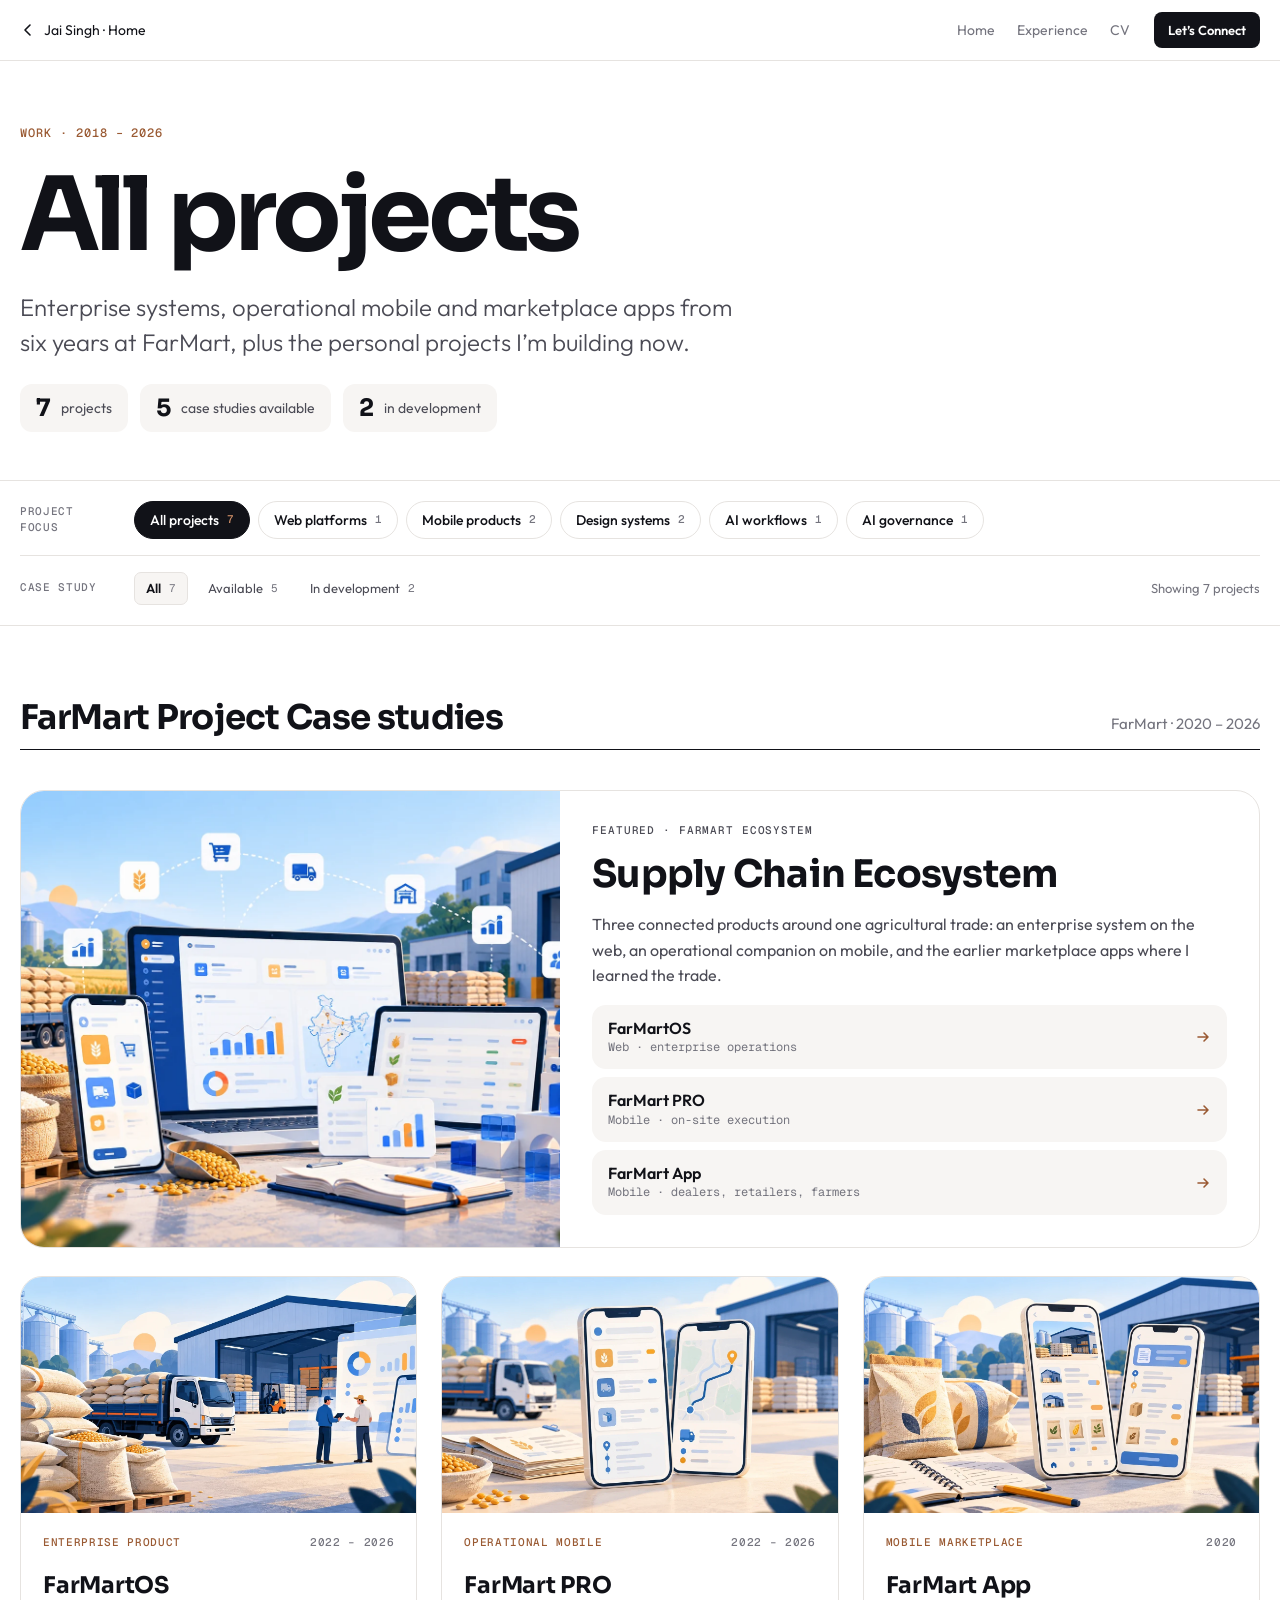
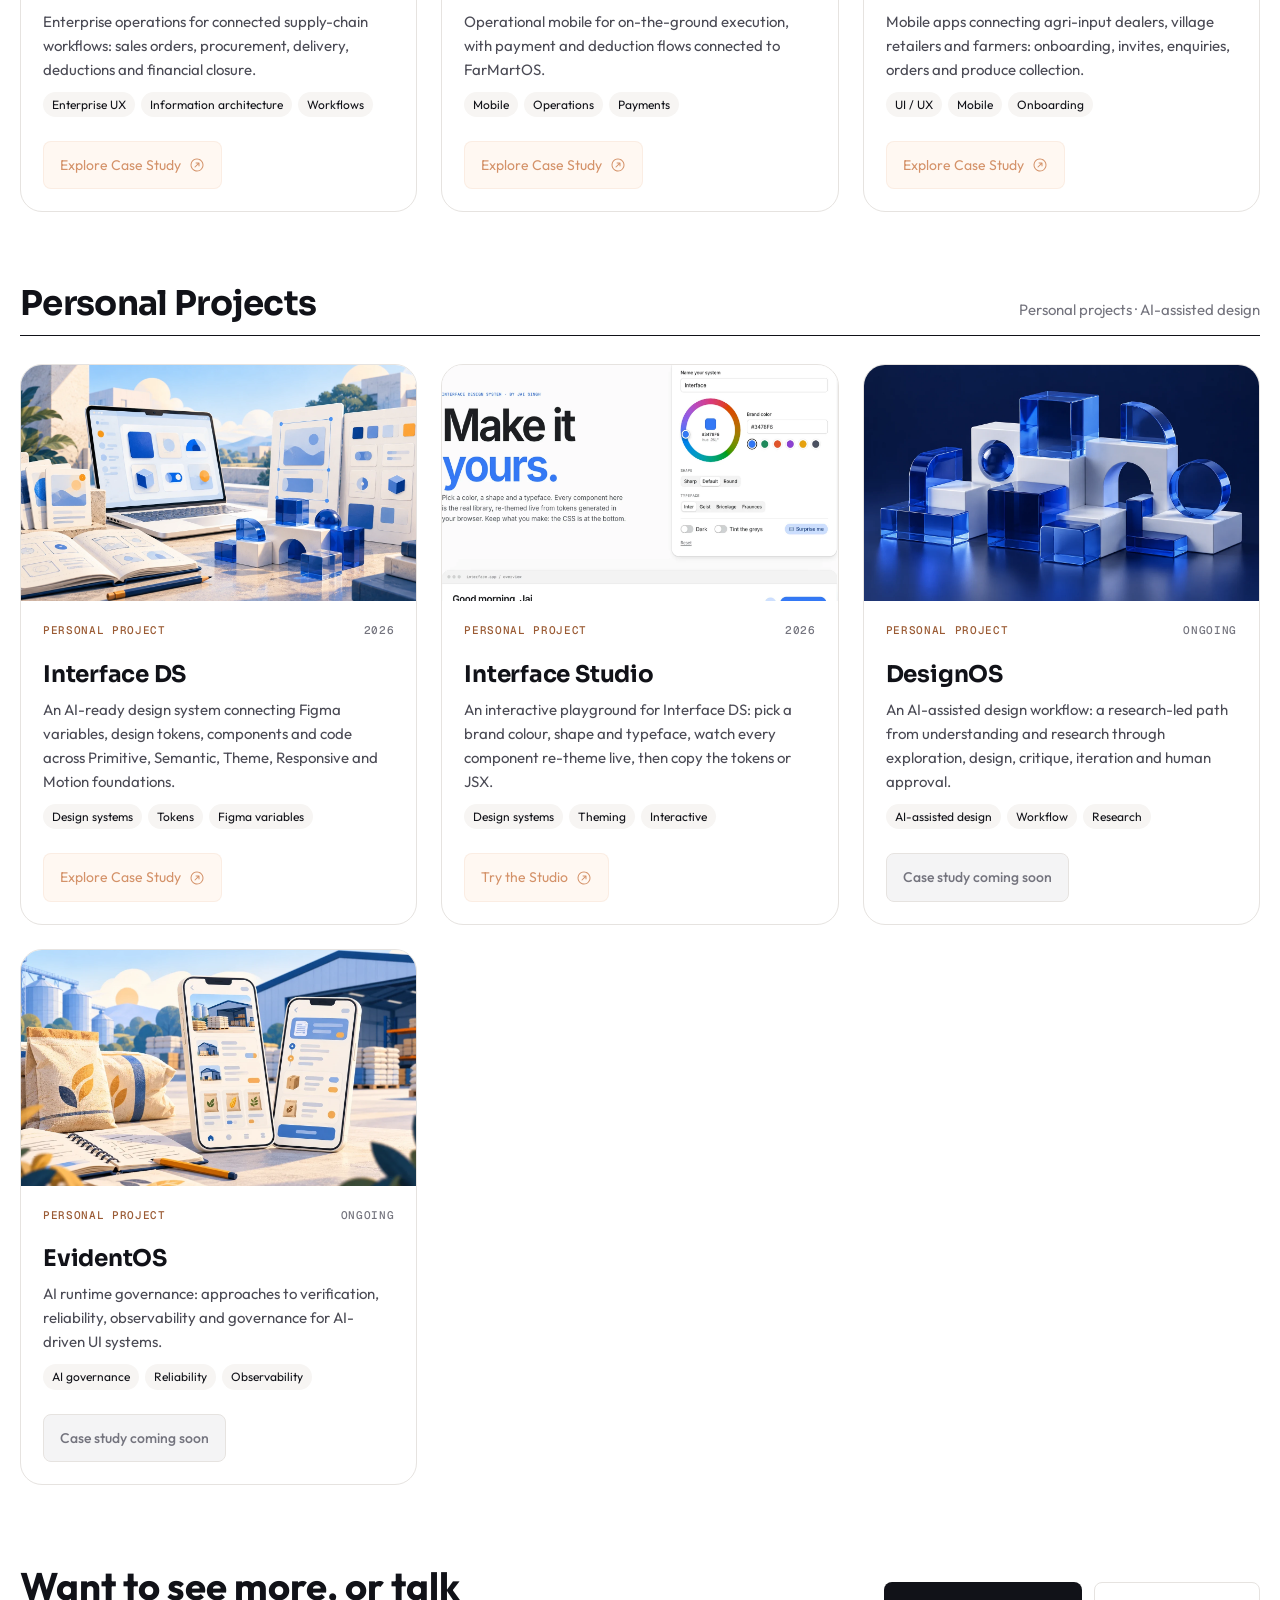
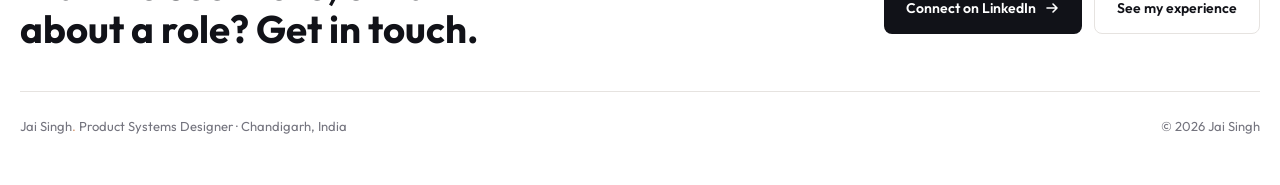
<file: pages/projects.html>
<!doctype html>
<html lang="en">
<head>
<meta charset="utf-8">
<meta name="viewport" content="width=device-width,initial-scale=1,viewport-fit=cover">
<title>Jai Singh Projects</title>
<meta name="claude:viewport-fit-sides" content="cover">
<meta name="description" content="All projects by Jai Singh, Product Designer: FarMartOS, FarMart PRO, FarMart App and Interface DS case studies, plus personal projects in development.">
<link rel="preconnect" href="https://fonts.googleapis.com">
<link rel="preconnect" href="https://fonts.gstatic.com" crossorigin>
<link rel="stylesheet" href="https://fonts.googleapis.com/css2?family=Outfit:wght@300;400;500;600;700&family=Sora:wght@600;700&family=Geist+Mono:wght@400;500&display=swap">
<link rel="stylesheet" href="../css/base.css">
<style>
.eco article .connect { font-size: 13px; padding: 10px 14px; }
@media (max-width: 520px) { .split .dg > div[style] { grid-template-columns: 1fr !important; } .split .dg-mob { max-width: 220px !important; justify-self: center; } }
</style>
<link rel="stylesheet" href="../css/mockups.css">
<link rel="stylesheet" href="../css/hero-mockup.css">
<style>
/* ---------- Experience page ---------- */
.hero h1 em { font-style: normal; color: var(--accent); }
.hero h1 { font-size: clamp(40px, 6.4vw, 80px); line-height: 1.04; }
.cv-row { display: flex; gap: 12px; flex-wrap: wrap; align-items: center; }
button.connect, button.btn { font-family: inherit; border: 0; cursor: pointer; }
button.btn.soft { border: 1px solid var(--line); }
button[disabled] { opacity: .6; cursor: progress; }
.cv-status { font-size: 13px; color: var(--muted); }
/* timeline (to scale: 99 months, Jul 2018 – Sep 2026) */
.tl-scroll { overflow-x: auto; }
.tl-in { min-width: 760px; position: relative; padding: 8px 0 4px; --tot: 99; }
.tl-bars, .tl-company, .tl-axis, .tl-marks { position: relative; }
.tl-bars { height: 76px; }
.tl-bar { position: absolute; top: 0; bottom: 0; left: calc(var(--s) / var(--tot) * 100%); width: calc(var(--w) / var(--tot) * 100% - 6px); border-radius: 12px; padding: 12px 14px; display: grid; align-content: center; gap: 3px; overflow: hidden; }
.tl-bar b { font-size: 15px; font-weight: 600; white-space: nowrap; overflow: hidden; text-overflow: ellipsis; }
.tl-bar span { font-size: 12.5px; white-space: nowrap; overflow: hidden; text-overflow: ellipsis; }
.tl-bar.rm { background: #fff; border: 1px solid var(--line); color: var(--ink); }
.tl-bar.rm span { color: var(--muted); }
.tl-bar.fg { background: var(--accent-tint); border: 1px solid rgba(212,146,105,.35); color: var(--ink); }
.tl-bar.fg span { color: var(--accent-ink); }
.tl-bar.pd { background: var(--band); color: #fff; }
.tl-bar.pd span { color: var(--band-text); }
.tl-company { height: 30px; margin-top: 8px; }
.tl-company span { position: absolute; left: calc(var(--s) / var(--tot) * 100%); width: calc(var(--w) / var(--tot) * 100% - 6px); border-top: 2px solid #cfc9c3; padding-top: 6px; font: 500 11.5px/1.2 var(--f-mono); color: var(--muted); }
.tl-company span.fm { border-top-color: var(--accent); color: var(--accent-ink); }
.tl-axis { height: 26px; border-top: 1px solid var(--line); margin-top: 6px; }
.tl-axis span { position: absolute; left: calc(var(--at) / var(--tot) * 100%); top: 0; transform: translateX(-50%); padding-top: 8px; font: 400 11.5px/1 var(--f-mono); color: var(--muted); font-variant-numeric: tabular-nums; }
.tl-axis span::before { content: ""; position: absolute; left: 50%; top: -4px; width: 1px; height: 7px; background: #cfc9c3; }
.tl-marks { height: 30px; margin-top: 4px; }
.tl-marks .m { position: absolute; left: calc(var(--at) / var(--tot) * 100%); top: 4px; display: inline-flex; gap: 6px; align-items: center; font-size: 12.5px; color: var(--ink); white-space: nowrap; transform: translateX(-6px); }
.tl-marks .m i { width: 10px; height: 10px; border-radius: 50%; background: var(--accent-ink); }
.tl-marks .m.award { transform: translateX(calc(-100% + 6px)); flex-direction: row-reverse; }
.tl-marks .m.award i { background: var(--accent); box-shadow: 0 0 0 4px rgba(212,146,105,.25); }
/* roles */
.role { display: grid; grid-template-columns: 260px minmax(0, 1fr); gap: 32px; padding-block: 34px; border-top: 1px solid var(--line); margin-top: 32px; }
.role + .role { margin-top: 0; }
.role-meta { display: grid; gap: 6px; align-content: start; }
.role-meta h3 { font: 700 24px/1.15 var(--f-display); letter-spacing: -0.01em; }
.role-meta .org { font-size: 16px; color: var(--text); }
.role-links { display: grid; gap: 6px; margin-top: 10px; }
.tag-link { font: 500 13px/1.3 var(--f-mono); color: var(--accent-ink); text-decoration: none; }
.tag-link:hover { text-decoration: underline; }
.role-body { display: grid; gap: 14px; max-width: 760px; }
.role-lede { font-size: 19px; line-height: 1.45; color: var(--ink); font-weight: 300; }
.role-body ul { padding-left: 18px; display: grid; gap: 7px; color: var(--text); font-size: 16px; }
.chips-row { display: flex; flex-wrap: wrap; gap: 6px; }
.chips-row span { font-size: 12.5px; padding: 6px 10px; border-radius: 999px; background: var(--paper); color: var(--ink); }
@media (max-width: 860px) { .role { grid-template-columns: 1fr; gap: 14px; } }
/* skills */
.skills-grid { margin-top: 32px; display: grid; grid-template-columns: repeat(3, minmax(0, 1fr)); gap: 16px; }
.skills-grid div { border-top: 2px solid var(--ink); padding-top: 14px; display: grid; gap: 6px; align-content: start; }
.skills-grid h4 { font: 600 17px/1.3 var(--f-ui); }
.skills-grid p { font-size: 15px; color: var(--text); }
.tools-list { margin-top: 36px; background: var(--paper); border-radius: 16px; padding: 22px 24px; }
.tools-list dl { margin-top: 12px; display: grid; grid-template-columns: repeat(2, minmax(0, 1fr)); gap: 12px 24px; }
.tools-list dt { font: 500 11px/1.4 var(--f-mono); letter-spacing: .08em; text-transform: uppercase; color: var(--muted); }
.tools-list dd { margin: 3px 0 0; font-size: 15.5px; color: var(--ink); }
@media (max-width: 860px) { .skills-grid { grid-template-columns: 1fr; } .tools-list dl { grid-template-columns: 1fr; } }
.stack .n { white-space: nowrap; }
.stack div { grid-template-columns: 80px 300px minmax(0, 1fr); }
@media (max-width: 700px) { .stack div { grid-template-columns: 72px minmax(0, 1fr); } }
.band h2 { max-width: 900px; }
</style>
<style>
/* ---------- Experience page v2: portrait hero, stats band, craft strata, visual roles ---------- */
.xh { display: grid; grid-template-columns: minmax(0, 1.25fr) minmax(0, .75fr); gap: 48px; align-items: center; }
.xh-text { display: grid; gap: 28px; min-width: 0; }
.xh-text > * { animation: rise .8s cubic-bezier(.2,.7,.2,1) both; }
.xh-text > *:nth-child(2) { animation-delay: .08s; } .xh-text > *:nth-child(3) { animation-delay: .16s; } .xh-text > *:nth-child(4) { animation-delay: .24s; }
.xh-pic { position: relative; aspect-ratio: 4 / 4.4; border-radius: 28px; background: linear-gradient(160deg, #f4ede6, #ebe2d9); overflow: hidden; animation: rise 1s cubic-bezier(.2,.7,.2,1) .2s both; }
.xh-pic img { position: absolute; left: 50%; bottom: 0; width: 112%; max-width: none; transform: translateX(-50%); }
.xh-pic::after { content: ""; position: absolute; inset: auto 0 0 0; height: 30%; background: linear-gradient(180deg, rgba(235,226,217,0), rgba(235,226,217,.55)); }
.fchip { position: absolute; z-index: 2; background: rgba(255,255,255,.95); border: 1px solid var(--line); border-radius: 12px; padding: 9px 12px; display: grid; gap: 2px; box-shadow: 0 16px 28px -18px rgba(17,18,24,.4); }
.fchip b { font: 700 18px/1 var(--f-display); color: var(--ink); }
.fchip span { font: 500 10.5px/1.3 var(--f-mono); letter-spacing: .04em; color: var(--muted); }
.fchip.a { left: 14px; top: 18px; } .fchip.b { right: 14px; top: 42%; } .fchip.c { left: 14px; bottom: 18px; }
.fchip.c b { font-size: 13px; font-family: var(--f-ui); font-weight: 600; }
.fchip.c i { font-style: normal; color: var(--accent); margin-right: 4px; }
@media (max-width: 900px) { .xh { grid-template-columns: 1fr; } .xh-pic { max-width: 420px; width: 100%; } }
/* stats band */
.xs { background: var(--band); color: #fff; margin-top: 72px; }
.xs .wrap { padding-block: 44px; }
.xs-grid { display: grid; grid-template-columns: repeat(5, minmax(0, 1fr)); gap: 0; }
.xs-grid div { padding: 6px 20px; border-left: 1px solid var(--band-line); display: grid; gap: 6px; align-content: start; }
.xs-grid div:first-child { border-left: 0; padding-left: 0; }
.xs-grid b { font: 700 clamp(30px, 3.6vw, 46px)/1 var(--f-display); letter-spacing: -0.02em; font-variant-numeric: tabular-nums; }
.xs-grid b em { font-style: normal; color: var(--accent); }
.xs-grid span { font-size: 14px; color: var(--band-text); line-height: 1.4; }
@media (max-width: 900px) { .xs-grid { grid-template-columns: 1fr 1fr; row-gap: 22px; } .xs-grid div { border-left: 0; padding-left: 0; } }
/* craft strata (same scale as timeline) */
.strata { position: relative; margin-top: 18px; display: grid; gap: 6px; }
.strata .lay { position: relative; height: 26px; }
.strata .lay span { position: absolute; top: 0; bottom: 0; left: calc(var(--s) / var(--tot) * 100%); right: 0; border-radius: 8px; display: flex; align-items: center; padding-inline: 10px; font-size: 12.5px; font-weight: 500; white-space: nowrap; overflow: hidden; }
.strata .l1 span { background: repeating-linear-gradient(135deg, #f1ece7 0 10px, #ebe5df 10px 20px); color: var(--ink); }
.strata .l2 span { background: var(--accent-tint); border: 1px solid rgba(212,146,105,.35); color: var(--accent-ink); }
.strata .l3 span { background: var(--band); color: #fff; }
.strata-h { margin-top: 26px; font: 500 11px/1.4 var(--f-mono); letter-spacing: .08em; text-transform: uppercase; color: var(--muted); }
/* roles v2 */
.role { grid-template-columns: 240px minmax(0, 1fr) minmax(0, .8fr); }
.role-vis { position: relative; min-height: 220px; align-self: start; }
.role-vis a.art { position: absolute; display: block; border-radius: 16px; overflow: hidden; border: 1px solid var(--line); box-shadow: 0 22px 36px -26px rgba(17,18,24,.45); transition: transform .35s cubic-bezier(.2,.7,.2,1); background: #f4f4f5; }
.role-vis a.art:hover { transform: translateY(-4px); }
.role-vis a.art img { width: 100%; height: 100%; object-fit: cover; display: block; }
.role-vis a.art .lb { position: absolute; left: 10px; bottom: 10px; font: 500 10.5px/1 var(--f-mono); letter-spacing: .05em; text-transform: uppercase; color: var(--ink); background: rgba(255,255,255,.94); padding: 6px 8px; border-radius: 6px; }
.role-vis .a1 { left: 0; top: 0; width: 82%; aspect-ratio: 16 / 10; }
.role-vis .a2 { right: 0; top: 46%; width: 56%; aspect-ratio: 16 / 10; }
.role-vis .solo { left: 0; top: 0; width: 100%; aspect-ratio: 16 / 10; position: relative; }
.collage { display: grid; grid-template-columns: repeat(6, 1fr); grid-template-rows: repeat(4, 34px); gap: 8px; }
.collage i { border-radius: 8px; display: block; }
.collage .c1 { grid-column: 1 / 3; grid-row: 1 / 3; background: var(--accent); }
.collage .c2 { grid-column: 3 / 7; grid-row: 1 / 2; background: var(--band); }
.collage .c3 { grid-column: 3 / 5; grid-row: 2 / 4; background: #e9e3dd; }
.collage .c4 { grid-column: 5 / 7; grid-row: 2 / 3; background: var(--accent-tint); border: 1px solid rgba(212,146,105,.35); }
.collage .c5 { grid-column: 1 / 3; grid-row: 3 / 5; background: #f1ece7; border: 1px solid var(--line); }
.collage .c6 { grid-column: 5 / 7; grid-row: 3 / 5; background: var(--ink); opacity: .85; }
.collage .c7 { grid-column: 3 / 5; grid-row: 4 / 5; background: var(--accent); opacity: .55; }
.collage-cap { margin-top: 10px; font: 500 10.5px/1.3 var(--f-mono); letter-spacing: .05em; text-transform: uppercase; color: var(--muted); }
@media (max-width: 1100px) { .role { grid-template-columns: 220px minmax(0, 1fr); } .role-vis { grid-column: 1 / -1; min-height: 0; max-width: 560px; } .role-vis.duo { height: 260px; } }
@media (max-width: 860px) { .role { grid-template-columns: 1fr; } .role-vis.duo { height: 210px; } }
/* award */
.award { display: grid; grid-template-columns: minmax(0, 1fr) 200px; gap: 40px; align-items: center; }
.award svg { width: 100%; height: auto; }
@media (max-width: 760px) { .award { grid-template-columns: 1fr; } .award svg { width: 140px; } }
/* skills with glyphs */
.skills-grid div .gl { width: 40px; height: 40px; border-radius: 12px; background: var(--paper); display: grid; place-items: center; color: var(--accent-ink); margin-bottom: 4px; }
/* tool chips with logos */
.tchips { display: flex; flex-wrap: wrap; gap: 10px; margin-top: 14px; }
.tchips span { display: inline-flex; align-items: center; gap: 9px; height: 40px; padding-inline: 14px; background: #fff; border: 1px solid var(--line); border-radius: 10px; font-size: 14px; color: var(--ink); white-space: nowrap; }
.tchips img { width: 18px; height: 18px; object-fit: contain; }
.tgroup { display: grid; gap: 6px; margin-top: 18px; }
.tgroup:first-of-type { margin-top: 10px; }
.tgroup > p { font: 500 11px/1.4 var(--f-mono); letter-spacing: .08em; text-transform: uppercase; color: var(--muted); }
/* education path */
.edu { margin-top: 32px; display: grid; grid-template-columns: repeat(3, minmax(0, 1fr)); gap: 0; position: relative; }
.edu div { position: relative; padding: 34px 20px 0 0; display: grid; gap: 4px; align-content: start; }
.edu div::before { content: ""; position: absolute; left: 0; right: 0; top: 9px; height: 2px; background: var(--line); }
.edu div::after { content: ""; position: absolute; left: 0; top: 2px; width: 16px; height: 16px; border-radius: 50%; background: #fff; border: 3px solid var(--ink); }
.edu div:last-child::after { border-color: var(--accent); background: var(--accent); }
.edu .yr { font: 500 12px/1 var(--f-mono); color: var(--accent-ink); }
.edu b { font-size: 16.5px; font-weight: 600; color: var(--ink); }
.edu span { font-size: 14px; color: var(--text); }
@media (max-width: 760px) { .edu { grid-template-columns: 1fr; gap: 18px; } .edu div { padding: 0 0 0 30px; } .edu div::before { left: 7px; right: auto; top: 0; bottom: -18px; width: 2px; height: auto; } .edu div:last-child::before { display: none; } }
/* project covers */
.cover { height: 132px; border-radius: 12px; overflow: hidden; margin-bottom: 6px; background: var(--paper); }
.cover svg { width: 100%; height: 100%; display: block; }
.eco article { transition: transform .3s cubic-bezier(.2,.7,.2,1), box-shadow .3s; }
.eco article:hover { transform: translateY(-3px); box-shadow: 0 22px 36px -28px rgba(17,18,24,.4); }
</style>
<link rel="stylesheet" href="../css/responsive-fixes.css">
<style>
@media (max-width: 900px) { .xs-grid { grid-template-columns: repeat(3, minmax(0, 1fr)) !important; } }
@media (max-width: 560px) { .xs-grid { grid-template-columns: 1fr 1fr !important; } .xs-grid div:last-child { grid-column: 1 / -1; } }
</style>
<style>
/* ---------- Projects page ---------- */
.ph { padding-block: 64px 0; display: grid; gap: 24px; }
.ph h1 { font: 700 clamp(48px, 8vw, 104px)/0.98 var(--f-display); letter-spacing: -0.045em; }
.ph h1 em { font-style: normal; color: var(--accent); }
.ph .lede { font-size: clamp(19px, 2.2vw, 24px); line-height: 1.45; font-weight: 300; color: var(--text); max-width: 720px; }
.counts { display: flex; flex-wrap: wrap; gap: 10px; }
.counts span { display: inline-flex; align-items: baseline; gap: 8px; padding: 10px 14px; border-radius: 12px; background: var(--paper); font-size: 14px; color: var(--text); }
.counts b { font: 700 20px/1 var(--f-display); color: var(--ink); }
/* filters */
.filters { position: sticky; top: calc(env(safe-area-inset-top, 0px) + 60px); z-index: 10; background: rgba(255,255,255,.94); backdrop-filter: blur(8px); border-bottom: 1px solid var(--line); margin-top: 48px; }
.filters .wrap { display: flex; gap: 8px; padding-block: 12px; overflow-x: auto; scrollbar-width: none; }
.filters .wrap::-webkit-scrollbar { display: none; }
.fbtn { font: 500 14px/1 var(--f-ui); padding: 11px 16px; border-radius: 999px; border: 1px solid var(--line); background: #fff; color: var(--ink); cursor: pointer; white-space: nowrap; display: inline-flex; gap: 8px; align-items: center; }
.fbtn b { font: 500 11px/1 var(--f-mono); color: var(--muted); }
.fbtn[aria-pressed="true"] { background: var(--ink); color: #fff; border-color: var(--ink); }
.fbtn[aria-pressed="true"] b { color: var(--accent); }
/* ecosystem feature */
.feat { margin-top: 40px; display: grid; grid-template-columns: minmax(0, 1.35fr) minmax(0, 1fr); gap: 0; border: 1px solid var(--line); border-radius: 24px; overflow: hidden; background: #fff; }
.feat .art { position: relative; min-height: 360px; background: #f4f4f5; }
.feat .art img { position: absolute; inset: 0; width: 100%; height: 100%; object-fit: cover; }
.feat .txt { padding: 32px; display: grid; gap: 16px; align-content: start; }
.feat h2 { font: 700 clamp(26px, 3.2vw, 38px)/1.1 var(--f-display); letter-spacing: -0.02em; }
.feat p { color: var(--text); font-size: 16px; }
.feat .prods { display: grid; gap: 8px; margin-top: 4px; }
.feat .prods a { display: grid; grid-template-columns: minmax(0, 1fr) auto; gap: 4px 12px; align-items: center; text-decoration: none; padding: 14px 16px; border-radius: 14px; background: var(--paper); transition: background-color .2s, transform .2s; }
.feat .prods a:hover { background: var(--accent-tint); transform: translateX(3px); }
.feat .prods b { font-size: 16px; font-weight: 600; color: var(--ink); }
.feat .prods span { font: 400 12px/1.3 var(--f-mono); color: var(--muted); grid-column: 1; }
.feat .prods svg { grid-row: 1 / span 2; grid-column: 2; color: var(--accent-ink); }
@media (max-width: 960px) { .feat { grid-template-columns: 1fr; } .feat .art { min-height: 0; aspect-ratio: 16 / 9; } }
/* group heading */
.grp { margin-top: 72px; display: flex; justify-content: space-between; align-items: baseline; gap: 16px; flex-wrap: wrap; border-bottom: 1px solid var(--ink); padding-bottom: 12px; }
.grp h2 { font: 700 clamp(24px, 3vw, 34px)/1.15 var(--f-display); letter-spacing: -0.02em; }
.grp p { font-size: 15px; color: var(--muted); }
/* project cards */
.pgrid { margin-top: 28px; display: grid; grid-template-columns: repeat(3, minmax(0, 1fr)); gap: 24px; }
.pcard { border: 1px solid var(--line); border-radius: 22px; background: #fff; overflow: hidden; display: grid; grid-template-rows: auto 1fr; transition: transform .3s cubic-bezier(.2,.7,.2,1), box-shadow .3s; text-decoration: none; color: inherit; }
.pcard:hover { transform: translateY(-4px); box-shadow: 0 26px 40px -30px rgba(17,18,24,.45); }
.pcard .pa { aspect-ratio: 16 / 10; background: #f4f4f5; overflow: hidden; position: relative; }
.pcard .pa img { width: 100%; height: 100%; object-fit: cover; display: block; transition: transform .6s ease; }
.pcard:hover .pa img { transform: scale(1.03); }
.pcard .pa svg { width: 100%; height: 100%; display: block; }
.pcard .plat { position: absolute; left: 12px; top: 12px; font: 500 10.5px/1 var(--f-mono); letter-spacing: .06em; text-transform: uppercase; color: var(--ink); background: rgba(255,255,255,.94); padding: 6px 8px; border-radius: 6px; }
.pcard .pb { padding: 20px 22px 22px; display: grid; gap: 10px; align-content: start; }
.pcard .meta { display: flex; justify-content: space-between; gap: 10px; font: 500 11px/1.3 var(--f-mono); letter-spacing: .06em; text-transform: uppercase; color: var(--accent-ink); }
.pcard .meta span:last-child { color: var(--muted); }
.pcard h3 { font: 700 23px/1.15 var(--f-display); letter-spacing: -0.01em; color: var(--ink); }
.pcard p { font-size: 15px; color: var(--text); }
.pcard .tags { display: flex; flex-wrap: wrap; gap: 6px; margin-top: 2px; }
.pcard .tags span { font-size: 12px; padding: 5px 9px; border-radius: 999px; background: var(--paper); color: var(--ink); }
.pcard .go { margin-top: 6px; display: inline-flex; align-items: center; gap: 8px; font-size: 14px; font-weight: 600; color: var(--accent-ink); }
.pcard.soon { cursor: default; }
.pcard.soon:hover { transform: none; box-shadow: none; }
.pcard .go.dim { color: var(--muted); font-weight: 500; }
.pcard.ext .pa { display: grid; place-items: center; }
@media (max-width: 1000px) { .pgrid { grid-template-columns: repeat(2, minmax(0, 1fr)); } }
@media (max-width: 640px) { .pgrid { grid-template-columns: minmax(0, 1fr); } .feat .txt { padding: 22px; } }
[data-cat][hidden] { display: none !important; }
.empty { margin-top: 24px; color: var(--muted); }
/* visual-work tiles */
.vw { width: 100%; height: 100%; display: grid; grid-template-columns: repeat(4, 1fr); grid-template-rows: repeat(3, 1fr); gap: 8px; padding: 16px; background: var(--paper); }
.vw i { border-radius: 8px; display: block; }
</style>
<link rel="stylesheet" href="../css/projects.css">
</head>
<body>

<header class="topbar">
  <div class="wrap">
    <a class="back" href="../index.html#work"><svg width="16" height="16" viewBox="0 0 16 16" fill="none" aria-hidden="true"><path d="M10 3L5 8l5 5" stroke="currentColor" stroke-width="1.6" stroke-linecap="round" stroke-linejoin="round"/></svg>Jai Singh · Home</a>
    <div class="right">
      <nav class="toc" aria-label="Site">
        <a href="../index.html">Home</a>
        <a href="experience.html">Experience</a>
        <a href="cv.html">CV</a>
      </nav>
      <a class="connect" href="https://www.linkedin.com/in/jai-singh-639511173/" target="_blank" rel="noopener noreferrer">Let’s Connect</a>
    </div>
  </div>
</header>

<main>
  <div class="wrap ph">
    <p class="label">Work · 2018 – 2026</p>
    <h1>All projects</h1>
    <p class="lede">Enterprise systems, operational mobile and marketplace apps from six years at FarMart, plus the personal projects I’m building now.</p>
    <div class="counts" aria-label="Project overview">
      <span><b data-project-count="all">6</b>projects</span>
      <span><b data-project-count="published">4</b>case studies available</span>
      <span><b data-project-count="development">2</b>in development</span>
    </div>
  </div>

  <div class="filters" aria-label="Browse projects">
    <div class="wrap">
      <div class="filter-row">
        <span class="filter-label" id="focus-label">Project focus</span>
        <div class="filter-options" role="group" aria-labelledby="focus-label">
          <button class="fbtn" type="button" data-filter="all" aria-pressed="true">All projects <b>7</b></button>
          <button class="fbtn" type="button" data-filter="enterprise" aria-pressed="false">Web platforms <b>1</b></button>
          <button class="fbtn" type="button" data-filter="mobile" aria-pressed="false">Mobile products <b>2</b></button>
          <button class="fbtn" type="button" data-filter="system" aria-pressed="false">Design systems <b>2</b></button>
          <button class="fbtn" type="button" data-filter="workflow" aria-pressed="false">AI workflows <b>1</b></button>
          <button class="fbtn" type="button" data-filter="governance" aria-pressed="false">AI governance <b>1</b></button>
        </div>
      </div>
      <div class="filter-row status-row">
        <span class="filter-label" id="availability-label">Case study</span>
        <div class="filter-options" role="group" aria-labelledby="availability-label">
          <button class="status-btn" type="button" data-status-filter="all" aria-pressed="true">All <b>6</b></button>
          <button class="status-btn" type="button" data-status-filter="published" aria-pressed="false">Available <b>4</b></button>
          <button class="status-btn" type="button" data-status-filter="development" aria-pressed="false">In development <b>2</b></button>
        </div>
        <p class="filter-result" role="status" aria-live="polite" aria-atomic="true" id="project-results">Showing 6 projects</p>
      </div>
    </div>
  </div>

  <section class="wrap" data-group="farmart" aria-labelledby="h-eco">
    <div class="grp" data-grp="case"><h2 id="h-eco">FarMart Project Case studies</h2><p>FarMart · 2020 – 2026</p></div>
    <div class="feat" data-cat="enterprise mobile">
      <div class="art"><img src="../assets/supply-chain.webp" alt="Supply chain ecosystem artwork: dashboards on laptop, tablet and phone in front of grain silos and a warehouse" width="1672" height="941"></div>
      <div class="txt">
        <p class="label">Featured · FarMart ecosystem</p>
        <h3>Supply Chain Ecosystem</h3>
        <p>Three connected products around one agricultural trade: an enterprise system on the web, an operational companion on mobile, and the earlier marketplace apps where I learned the trade.</p>
        <div class="prods">
          <a href="../case-studies/farmart-os.html"><b>FarMartOS</b><span>Web · enterprise operations</span><svg width="16" height="16" viewBox="0 0 16 16" fill="none" aria-hidden="true"><path d="M3 8h10M9 4l4 4-4 4" stroke="currentColor" stroke-width="1.6" stroke-linecap="round" stroke-linejoin="round"/></svg></a>
          <a href="../case-studies/farmart-pro.html"><b>FarMart PRO</b><span>Mobile · on-site execution</span><svg width="16" height="16" viewBox="0 0 16 16" fill="none" aria-hidden="true"><path d="M3 8h10M9 4l4 4-4 4" stroke="currentColor" stroke-width="1.6" stroke-linecap="round" stroke-linejoin="round"/></svg></a>
          <a href="../case-studies/farmart-app.html"><b>FarMart App</b><span>Mobile · dealers, retailers, farmers</span><svg width="16" height="16" viewBox="0 0 16 16" fill="none" aria-hidden="true"><path d="M3 8h10M9 4l4 4-4 4" stroke="currentColor" stroke-width="1.6" stroke-linecap="round" stroke-linejoin="round"/></svg></a>
        </div>
      </div>
    </div>

    <div class="pgrid"><a class="pcard " data-cat="enterprise" data-status="published" href="../case-studies/farmart-os.html"><div class="pa"><img src="../assets/farmart-os.webp" alt="FarMartOS project artwork" loading="lazy" width="1672" height="941"></div><div class="pb"><p class="meta"><span>Enterprise product</span><span>2022 – 2026</span></p><h3>FarMartOS</h3><p>Enterprise operations for connected supply-chain workflows: sales orders, procurement, delivery, deductions and financial closure.</p><div class="tags"><span>Enterprise UX</span><span>Information architecture</span><span>Workflows</span></div><span class="go">Explore Case Study <img src="../assets/arrow-circle.svg" width="16" height="16" alt=""></span></div></a><a class="pcard " data-cat="mobile" data-status="published" href="../case-studies/farmart-pro.html"><div class="pa"><img src="../assets/farmart-pro.webp" alt="FarMart PRO project artwork" loading="lazy" width="1672" height="941"></div><div class="pb"><p class="meta"><span>Operational mobile</span><span>2022 – 2026</span></p><h3>FarMart PRO</h3><p>Operational mobile for on-the-ground execution, with payment and deduction flows connected to FarMartOS.</p><div class="tags"><span>Mobile</span><span>Operations</span><span>Payments</span></div><span class="go">Explore Case Study <img src="../assets/arrow-circle.svg" width="16" height="16" alt=""></span></div></a><a class="pcard " data-cat="mobile" data-status="published" href="../case-studies/farmart-app.html"><div class="pa"><img src="../assets/farmart-app.webp" alt="FarMart App project artwork" loading="lazy" width="1672" height="941"></div><div class="pb"><p class="meta"><span>Mobile marketplace</span><span>2020</span></p><h3>FarMart App</h3><p>Mobile apps connecting agri-input dealers, village retailers and farmers: onboarding, invites, enquiries, orders and produce collection.</p><div class="tags"><span>UI / UX</span><span>Mobile</span><span>Onboarding</span></div><span class="go">Explore Case Study <img src="../assets/arrow-circle.svg" width="16" height="16" alt=""></span></div></a></div>
  </section>

  <section class="wrap" data-group="personal" aria-label="Personal projects">
    <div class="grp" data-grp="personal"><h2>Personal Projects</h2><p>Personal projects · AI-assisted design</p></div>
    <div class="pgrid"><a class="pcard" data-cat="system" data-status="published" href="../case-studies/interface-ds.html"><div class="pa"><img src="../assets/interface-ds.png" alt="Interface DS design system illustration" loading="lazy"></div><div class="pb"><p class="meta"><span>Personal project</span><span>2026</span></p><h3>Interface DS</h3><p>An AI-ready design system connecting Figma variables, design tokens, components and code across Primitive, Semantic, Theme, Responsive and Motion foundations.</p><div class="tags"><span>Design systems</span><span>Tokens</span><span>Figma variables</span></div><span class="go">Explore Case Study <img src="../assets/arrow-circle.svg" width="16" height="16" alt=""></span></div></a><a class="pcard" data-cat="system" data-status="published" href="../case-studies/interface-studio.html"><div class="pa"><img src="../assets/interface-studio.webp" alt="Interface Studio: a hue ring, shape and typeface controls beside the headline Make it yours" loading="lazy" width="1600" height="1000"></div><div class="pb"><p class="meta"><span>Personal project</span><span>2026</span></p><h3>Interface Studio</h3><p>An interactive playground for Interface DS: pick a brand colour, shape and typeface, watch every component re-theme live, then copy the tokens or JSX.</p><div class="tags"><span>Design systems</span><span>Theming</span><span>Interactive</span></div><span class="go">Try the Studio <img src="../assets/arrow-circle.svg" width="16" height="16" alt=""></span></div></a><article class="pcard soon" data-cat="workflow" data-status="development" ><div class="pa"><img src="../assets/designos.png" alt="DesignOS blue geometric forms" loading="lazy"></div><div class="pb"><p class="meta"><span>Personal project</span><span>Ongoing</span></p><h3>DesignOS</h3><p>An AI-assisted design workflow: a research-led path from understanding and research through exploration, design, critique, iteration and human approval.</p><div class="tags"><span>AI-assisted design</span><span>Workflow</span><span>Research</span></div><span class="go dim">Case study coming soon</span></div></article><article class="pcard soon" data-cat="governance" data-status="development" ><div class="pa"><img src="../assets/farmart-app.webp" alt="EvidentOS project artwork" loading="lazy"></div><div class="pb"><p class="meta"><span>Personal project</span><span>Ongoing</span></p><h3>EvidentOS</h3><p>AI runtime governance: approaches to verification, reliability, observability and governance for AI-driven UI systems.</p><div class="tags"><span>AI governance</span><span>Reliability</span><span>Observability</span></div><span class="go dim">Case study coming soon</span></div></article></div>
  </section>

  <div class="wrap empty" id="empty" hidden>
    <h2>No projects in this combination yet.</h2>
    <p>Try another project focus or case-study status.</p>
    <button type="button" class="reset-filters">Show all projects</button>
  </div>
</main>

<footer>
  <div class="wrap">
    <div class="foot-cta">
      <h2>Want to see more, or talk about a role? Get in touch.</h2>
      <div class="btns">
        <a class="btn dark" href="https://www.linkedin.com/in/jai-singh-639511173/" target="_blank" rel="noopener noreferrer">Connect on LinkedIn <svg width="16" height="16" viewBox="0 0 16 16" fill="none" aria-hidden="true"><path d="M3 8h10M9 4l4 4-4 4" stroke="currentColor" stroke-width="1.6" stroke-linecap="round" stroke-linejoin="round"/></svg></a>
        <a class="btn soft" href="experience.html">See my experience</a>
      </div>
    </div>
    <div class="foot-bar"><span><b>Jai Singh<em>.</em></b> Product Systems Designer · Chandigarh, India</span><span>© 2026 Jai Singh</span></div>
  </div>
</footer>

<script src="../js/projects-filter.js"></script>
</body>
</html>
</file>
<file: css/home.css>
/* Layout: built 1:1 from the Figma "Desktop" frame (1440px). 1240px content column,
   120px between sections, full-bleed dark bands. Narrower screens reflow. */
:root {
  color-scheme: light;
  --white: #ffffff;
  --ink: #111218;
  --ink-2: #111112;
  --accent: #d49269;
  --accent-tint: #fff8f2;
  --accent-line: rgba(212,146,105,0.11);
  --hero-1: #5a5a5a;
  --hero-2: #3e3e3e;
  --hero-dim: #333333;
  --hero-sub: #d1d5db;
  --ghost: #f5f5f5;
  --ghost-dark: #272829;
  --text: #52525b;
  --muted: #71717a;
  --label: rgba(60,60,67,0.6);
  --line: #e4e4e7;
  --pill: #f4f4f5;
  --photo-bg: #f2ede9;
  --step-body: #606569;
  --footer-bg: #f5f3f1;

  --f-ui: "Outfit", "Helvetica Neue", Arial, sans-serif;
  --f-sora: "Sora", "Outfit", "Helvetica Neue", Arial, sans-serif;
  --f-inst: "Instrument Sans", "Helvetica Neue", Arial, sans-serif;
  --f-mono: "Geist Mono", ui-monospace, "SFMono-Regular", Menlo, monospace;

  --content: 1240px;
  --gap-section: 120px;
}

* { box-sizing: border-box; }
html { scroll-behavior: smooth; }
@media (prefers-reduced-motion: reduce) { html { scroll-behavior: auto; } * { transition: none !important; animation: none !important; } }
body { background: var(--white); color: var(--ink); font-family: var(--f-ui); overflow-x: hidden; -webkit-font-smoothing: antialiased; }
p { margin: 0; }
a { color: inherit; text-decoration: none; }
img { display: block; max-width: 100%; }
:focus-visible { outline: 2px solid var(--accent); outline-offset: 3px; border-radius: 4px; }

.wrap {
  width: 100%;
  max-width: calc(var(--content) + 2 * max(16px, env(safe-area-inset-left, 0px)));
  margin-inline: auto;
  padding-left: max(16px, env(safe-area-inset-left, 0px));
  padding-right: max(16px, env(safe-area-inset-right, 0px));
}

.page { display: flex; flex-direction: column; gap: var(--gap-section); position: relative; }

/* ---------- Hero ---------- */
.hero { position: relative; height: 810px; }
.hero-bg {
  position: absolute; inset: 0; overflow: hidden;
  background: radial-gradient(617.778px 347.5px at 50% 462.5px, var(--hero-1) 0%, var(--hero-2) 100%);
}
.hero-portrait {
  position: absolute; top: 132px; left: 50%; transform: translateX(-50%);
  width: 878px; height: 789px; max-width: none;
  object-fit: cover; mix-blend-mode: soft-light; pointer-events: none;
}
.header { position: relative; z-index: 2; padding-top: 30px; }
.header-inner { display: flex; align-items: center; justify-content: space-between; }
.logo { position: relative; width: 74px; height: 55px; flex-shrink: 0; }
.logo img { position: absolute; inset: 13.1% 15.93% 7.74% 11.95%; width: auto; height: auto; }
.logo img { width: calc(100% - 15.93% - 11.95%); height: calc(100% - 13.1% - 7.74%); }
.nav { display: flex; align-items: center; gap: 36px; }
.nav a {
  height: 30px; display: flex; align-items: center;
  font-size: 14px; letter-spacing: 0.42px; color: var(--white); text-transform: capitalize;
  border-bottom: 2px solid transparent; transition: border-color .2s, opacity .2s;
}
.nav a:hover { opacity: .8; }
.nav a.is-active { border-bottom-color: var(--accent); opacity: 1; }

.hero-text {
  position: absolute; z-index: 1; left: 0; right: 0; top: 405px;
  display: flex; flex-direction: column; align-items: center; text-align: center;
  padding-inline: 16px;
}
.hero-title { font-weight: 700; font-size: 60px; line-height: 1.2; color: #333; white-space: nowrap; margin: 0; }
.hero-title span { color: var(--white); }
.hero-sub {
  margin-top: 3px; display: flex; flex-wrap: wrap; justify-content: center; align-items: center; gap: 6px;
  color: var(--hero-sub); line-height: 1.4; font-size: 20px;
}
.hero-sub .dot { font-size: 16px; }

.ticker { position: absolute; z-index: 3; left: 0; right: 0; top: 787px; height: 47px; overflow: hidden; }
.ticker { background: #f4f3f2; border-block: 1px solid #e6e4e2; display: flex; align-items: center; }
.ticker-track { display: flex; flex-shrink: 0; width: max-content; animation: ticker-run 48s linear infinite; }
.ticker:hover .ticker-track { animation-play-state: paused; }
.ticker-group { display: flex; align-items: center; flex-shrink: 0; }
.ticker-item { font-family: var(--f-mono); font-size: 15px; letter-spacing: 0.3px; color: #55575c; white-space: nowrap; padding-inline: 28px; }
.ticker-item b { font-weight: 400; color: var(--ink); }
.ticker-sep { color: var(--accent); font-family: var(--f-mono); font-size: 15px; }
@keyframes ticker-run { from { transform: translateX(0); } to { transform: translateX(-50%); } }
@media (max-width: 600px) { .ticker-item { font-size: 13px; padding-inline: 18px; } }

/* ---------- Section heading (ghost word + line + subtitle) ---------- */
.sec-head { position: relative; height: 72px; overflow: visible; }
.sec-head .ghost { position: absolute; left: 50px; top: 0; font-weight: 700; font-size: 60px; line-height: 1.2; color: var(--ghost); white-space: nowrap; margin: 0; }
.sec-head .rule { position: absolute; left: 0; top: 35px; width: 45px; height: 2px; }
.sec-head .sub { position: absolute; left: 54px; top: 19px; font-size: 24px; line-height: 1.4; color: var(--hero-dim); white-space: nowrap; }
.dark .sec-head .ghost { color: var(--ghost-dark); }
.dark .sec-head .sub { color: var(--white); }

.stack-80 { display: flex; flex-direction: column; gap: 80px; }

/* ---------- Project cards ---------- */
.card {
  background: var(--white); border: 1px solid var(--line); border-radius: 24px; padding: 24px;
  filter: drop-shadow(0 10px 12px rgba(0,0,0,0.05));
}
.featured { display: flex; flex-direction: column; gap: 16px; }
.eyebrow { font-family: var(--f-ui); font-weight: 700; font-size: 12px; text-transform: uppercase; color: var(--accent); white-space: pre; }
.eyebrow.sora { font-family: var(--f-sora); }
.card-info { display: flex; flex-direction: column; gap: 6px; }
.card-title { font-weight: 700; font-size: 24px; color: var(--ink-2); margin: 0; }
.card-desc { font-size: 14px; line-height: 1.4; color: var(--text); }
.shot { border-radius: 20px; overflow: hidden; background: var(--pill); }
.shot img { width: 100%; height: 100%; object-fit: cover; transition: transform .5s ease; }
.card:hover .shot img { transform: scale(1.025); }
.shot-featured { aspect-ratio: 1191 / 669; max-width: 100%; }
.shot-sm { height: 220px; }
.tags { display: flex; flex-wrap: wrap; gap: 8px; }
.tag { background: var(--pill); padding: 4px 10px; border-radius: 100px; font-size: 12px; color: var(--text); white-space: nowrap; }

.featured-foot { display: flex; align-items: center; gap: 16px; }
.impact { flex: 1 0 0; min-width: 0; display: flex; flex-wrap: wrap; gap: 24px; padding-block: 8px; }
.impact div { display: flex; flex-direction: column; gap: 4px; white-space: nowrap; }
.impact b { font-weight: 500; font-size: 20px; color: var(--accent); }
.impact span { font-size: 12px; color: var(--text); }

.btn-soft {
  display: inline-flex; align-items: center; justify-content: center; gap: 8px; flex-shrink: 0;
  background: var(--accent-tint); border: 1px solid var(--accent-line); border-radius: 8px;
  padding: 14px 16px; font-size: 14px; color: var(--accent); white-space: nowrap;
  transition: background-color .2s, border-color .2s;
}
.btn-soft:hover { background: #fdeee1; border-color: rgba(212,146,105,0.35); }
.btn-soft img { width: 18px; height: 18px; transition: transform .2s; }
.btn-soft:hover img { transform: rotate(45deg); }

.btn-dark {
  display: inline-flex; align-items: center; justify-content: center; gap: 8px; flex-shrink: 0;
  background: var(--ink); border-radius: 8px; padding: 14px 24px;
  font-weight: 600; font-size: 14px; color: var(--white); white-space: nowrap;
  filter: drop-shadow(0 10px 12px rgba(0,0,0,0.2)); transition: transform .2s;
}
.btn-dark img { width: 16px; height: 16px; transition: transform .2s; }
.btn-dark:hover img { transform: translateX(3px); }
.btn-dark:active { transform: translateY(1px); }

.grid3 { display: grid; grid-template-columns: repeat(3, minmax(0,1fr)); gap: 80px 24px; }
.grid3 .card { display: flex; flex-direction: column; justify-content: space-between; min-height: 530px; }
.card-head { display: flex; justify-content: space-between; align-items: center; }
.num { font-weight: 600; font-size: 14px; color: var(--muted); }
.num.sora { font-family: var(--f-sora); }
.media-block { display: flex; flex-direction: column; gap: 16px; }
.grid3 .btn-soft { align-self: flex-start; }
.center { display: flex; justify-content: center; }

/* ---------- Quote band ---------- */
.quote { background: var(--ink); min-height: 454px; display: flex; align-items: center; }
.quote .wrap { display: flex; flex-direction: column; align-items: center; gap: 32px; padding-block: 80px; text-align: center; }
.quote .label { font-size: 12px; text-transform: uppercase; color: var(--accent); }
.quote blockquote { margin: 0; font-size: 72px; line-height: 1.4; color: var(--white); text-wrap: balance; }
.quote blockquote em { font-style: normal; color: var(--accent); }

/* ---------- About ---------- */
.about-card { border: 1px solid var(--line); border-radius: 30px; padding: 48px; display: flex; flex-direction: column; gap: 30px; background: var(--white); }
.about-top { display: flex; gap: 48px; align-items: flex-start; }
.photo { position: relative; width: 380px; height: 392px; max-width: 100%; flex-shrink: 0; border-radius: 24px; overflow: hidden; background: var(--photo-bg); isolation: isolate; }
.photo-clip { position: absolute; top: 18px; left: 0; right: 0; bottom: 0; overflow: hidden; }
.photo-rot { position: absolute; left: -118.734px; top: -84.973px; width: 585.855px; height: 618.344px; display: flex; align-items: center; justify-content: center; }
.photo-rot > div { flex: none; width: 517.167px; height: 554.974px; border-radius: 28px; overflow: hidden; transform: rotate(7.58deg); position: relative; }
.photo-rot img { position: absolute; left: 0; top: -15.69%; width: 100%; height: 124.28%; max-width: none; object-fit: cover; }

.about-text { flex: 1 0 0; min-width: 0; display: flex; flex-direction: column; gap: 30px; }
.profile { display: flex; flex-direction: column; gap: 6px; }
.profile h3 { margin: 0; font-weight: 500; font-size: 30px; color: var(--ink); }
.profile p { font-weight: 300; font-size: 20px; line-height: 1.4; color: var(--label); }
.intro { font-weight: 300; font-size: 24px; line-height: 1.4; color: var(--label); }
.paras { display: flex; flex-direction: column; gap: 24px; font-weight: 300; font-size: 20px; line-height: 1.4; color: var(--label); }

.about-foot { display: flex; align-items: flex-end; justify-content: space-between; gap: 24px; }
.about-foot-left { flex: 1 0 0; min-width: 0; display: flex; flex-direction: column; gap: 12px; }
.socials { max-width: 100%; display: flex; flex-wrap: wrap; justify-content: flex-start; gap: 12px; }
.about-foot .cv-ctas { gap: 24px; flex-shrink: 0; }
.chip {
  display: inline-flex; align-items: center; gap: 10px; height: 40px; padding-inline: 16px;
  background: var(--white); border: 1px solid var(--line); border-radius: 8px;
  font-size: 14px; letter-spacing: 0.42px; color: var(--ink); text-transform: capitalize; white-space: nowrap;
  transition: border-color .2s;
}
a.chip:hover { border-color: var(--accent); }
.chip img { width: 16px; height: 16px; }
.focus-list { display: flex; flex-wrap: wrap; gap: 8px; line-height: 1.4; color: var(--label); }
.focus-list span { font-weight: 300; font-size: 20px; white-space: nowrap; }
.focus-list i { font-style: normal; font-size: 16px; }

/* ---------- Workflows band ---------- */
.dark { background: var(--ink); }
.dark > .wrap { padding-block: 80px; }
.steps { display: flex; gap: 24px; align-items: stretch; }
.step { flex: 1 0 0; min-width: 0; background: var(--ghost-dark); border: 1px solid var(--ghost-dark); border-radius: 8px; padding: 16px; display: flex; flex-direction: column; gap: 10px; font-weight: 300; line-height: 1.4; }
.step h4 { margin: 0; font-weight: 300; font-size: 24px; color: var(--white); }
.step p { font-size: 20px; color: var(--step-body); }

/* ---------- Tool stack ---------- */
.tools { display: flex; flex-wrap: wrap; justify-content: space-between; gap: 40px 4px; }

/* ---------- Footer ---------- */
.footer { background: var(--footer-bg); }
.footer > .wrap { padding-block: 120px 80px; display: flex; flex-direction: column; gap: 80px; }
.cta { display: flex; justify-content: space-between; align-items: flex-start; gap: 40px; }
.cta-left { width: 742px; max-width: 100%; display: flex; flex-direction: column; gap: 32px; align-items: flex-start; }
.cta h2 { margin: 0; font-family: var(--f-ui); font-weight: 700; font-size: 52px; line-height: 1.15; letter-spacing: -2px; color: var(--ink-2); text-wrap: balance; }
.cta h2 em { font-style: normal; color: var(--accent); }
.cta-copy { font-size: 16px; line-height: 1.6; color: var(--text); }
.contacts { width: 360px; max-width: 100%; display: flex; flex-direction: column; gap: 20px; flex-shrink: 0; }
.contact { background: var(--white); border-radius: 16px; padding: 16px; display: flex; gap: 16px; align-items: flex-start; }
.contact img { width: 16px; height: 16px; flex-shrink: 0; }
.contact div { display: flex; flex-direction: column; gap: 2px; min-width: 0; }
.contact small { font-family: var(--f-mono); font-size: 10px; color: var(--muted); }
a.contact { text-decoration: none; transition: box-shadow .2s; }
a.contact:hover { box-shadow: 0 0 0 1px var(--accent); }
.contact strong { font-family: var(--f-inst); font-weight: 600; font-size: 14px; color: var(--ink-2); overflow-wrap: anywhere; user-select: all; }
.bottom-bar { border-top: 1px solid var(--line); padding-top: 32px; display: flex; justify-content: space-between; align-items: center; gap: 12px 24px; flex-wrap: wrap; font-family: var(--f-inst); }
.bottom-bar .left { display: flex; gap: 8px; align-items: center; flex-wrap: wrap; }
.bottom-bar b { font-weight: 700; font-size: 14px; color: var(--ink-2); }
.bottom-bar b em { font-style: normal; color: var(--accent); }
.bottom-bar span { font-size: 12px; color: var(--muted); }

/* ---------- Motion (subtle; disabled by prefers-reduced-motion above) ---------- */
@keyframes rise { from { opacity: 0; transform: translateY(18px); } to { opacity: 1; transform: none; } }
@keyframes fade { from { opacity: 0; } to { opacity: 1; } }
@keyframes portrait-in { from { opacity: 0; transform: translateX(-50%) scale(1.04); } to { opacity: 1; transform: translateX(-50%) scale(1); } }
.header { animation: fade .9s ease both; }
.hero-portrait { animation: portrait-in 1.6s cubic-bezier(.2,.7,.2,1) both; }
.hero-title { animation: rise .9s cubic-bezier(.2,.7,.2,1) .25s both; }
.hero-sub { animation: rise .9s cubic-bezier(.2,.7,.2,1) .45s both; }
.ticker { animation: fade 1s ease .7s both; }
.reveal { opacity: 0; transform: translateY(22px); transition: opacity .8s cubic-bezier(.2,.7,.2,1), transform .8s cubic-bezier(.2,.7,.2,1); transition-delay: var(--d, 0ms); }
.reveal.in { opacity: 1; transform: none; }
.card { transition: transform .35s cubic-bezier(.2,.7,.2,1), opacity .8s cubic-bezier(.2,.7,.2,1); }
.card.reveal { transition: opacity .8s cubic-bezier(.2,.7,.2,1) var(--d, 0ms), transform .8s cubic-bezier(.2,.7,.2,1) var(--d, 0ms); }
.card.in:hover, .card:not(.reveal):hover { transform: translateY(-4px); transition-delay: 0ms; transition-duration: .35s; }
.step { transition: border-color .3s, background-color .3s; }
.step:hover { border-color: rgba(212,146,105,0.45); }
.tools .chip { transition: border-color .2s, transform .2s; }
.tools .chip:hover { border-color: var(--accent); }
.tools .chip { text-transform: none; }
.tools .chip img { width: 18px; height: 18px; object-fit: contain; }
.nav a { position: relative; }

/* ---------- CV actions ---------- */
.cv-ctas { display: flex; gap: 12px; flex-wrap: wrap; align-items: center; }
button.btn-soft { font-family: inherit; cursor: pointer; }
button.btn-soft[disabled] { opacity: .6; cursor: progress; }
.cv-status { font-size: 13px; color: var(--muted); min-height: 1em; margin-top: -16px; }

/* ---------- Responsive fixes (audit) ---------- */
.sec-head { max-width: 100%; overflow: hidden; }
@media (max-width: 380px) { .sec-head .ghost { font-size: 34px; top: 12px; } .sec-head .sub { font-size: 19px; } }

@media (max-width: 1280px) and (min-width: 901px) { .steps { display: grid !important; grid-template-columns: repeat(5, minmax(0, 1fr)); } .step { flex: none !important; } .step h4 { font-size: 20px; } .step p { font-size: 16px; } }
@media (max-width: 900px) { .steps { display: grid !important; grid-template-columns: minmax(0, 1fr); } .step { flex: none !important; } }

/* ---------- Narrower screens (not in the Figma frame; reflow only) ---------- */
@media (max-width: 1280px) {
  .steps { flex-wrap: wrap; }
  .step { flex: 1 1 200px; }
  .quote blockquote { font-size: clamp(30px, 5vw, 72px); }
}
@media (max-width: 1100px) {
  .about-top { flex-direction: column; }
  .grid3 { grid-template-columns: 1fr 1fr; }
  .featured-foot { flex-wrap: wrap; }
}
@media (max-width: 900px) {
  :root { --gap-section: 88px; }
  .hero { height: 640px; }
  .hero-portrait { width: min(878px, 130vw); height: auto; aspect-ratio: 878 / 789; top: 110px; }
  .hero-text { top: auto; bottom: 120px; }
  .hero-title { white-space: normal; font-size: clamp(34px, 6.6vw, 60px); text-wrap: balance; }
  .hero-sub { font-size: 17px; }
  .ticker { top: 617px; }
  .grid3 { grid-template-columns: minmax(0, 1fr); gap: 24px; }
  .grid3 .btn-soft { white-space: normal; text-align: left; }
  .eyebrow { white-space: normal; }
  .grid3 .card { min-height: 0; gap: 24px; }
  .cta { flex-direction: column; }
  .cta h2 { font-size: clamp(36px, 7vw, 52px); letter-spacing: -1.5px; }
  .about-foot { flex-direction: column; align-items: flex-start; }
  .about-foot-left { flex: none; width: 100%; }
  .tools { justify-content: flex-start; gap: 12px 8px; }
}
@media (max-width: 600px) {
  .nav { gap: 12px; }
  .nav a { font-size: 12px; letter-spacing: 0.2px; }
  .logo { width: 56px; height: 42px; }
  .hero { height: 560px; }
  .ticker { top: 537px; }
  .sec-head .ghost { font-size: 44px; left: 40px; top: 6px; }
  .sec-head .sub { font-size: 21px; }
  .about-card { padding: 20px; border-radius: 24px; }
  .photo { width: 100%; }
  .intro { font-size: 20px; }
  .paras, .focus-list span, .profile p { font-size: 17px; }
  .step p { font-size: 17px; }
  .socials { justify-content: flex-start; }
  .dark > .wrap { padding-block: 64px; }
  .footer > .wrap { padding-block: 80px 48px; gap: 56px; }
  .card { padding: 18px; }
}
</file>
<file: css/base.css>
/* Layout: the portfolio's own system (Outfit / Sora / Geist Mono, ink + clay accent), single light look.
   Editorial column: 1240px frame, 680px reading measure, figures break out to the full frame.
   The ledger strip (mono labels, rule lines) borrows from the PO and payment screens themselves. */
:root {
  color-scheme: light;
  --bg: #ffffff;
  --paper: #f7f5f3;          /* warm neutral, biased toward the clay accent */
  --ink: #111218;
  --text: #4b4b55;
  --muted: #74747e;
  --line: #e6e3e0;
  --accent: #d49269;          /* decorative clay, from the portfolio */
  --accent-ink: #9a5a33;      /* text-safe clay (AA on white and paper) */
  --accent-tint: #fff6ef;
  --ok: #1f7a5c; --ok-tint: #e7f4ee;
  --warn: #a15c12; --warn-tint: #fdf1e2;
  --bad: #b3261e; --bad-tint: #fbeaea;
  --band: #111218; --band-text: #c9cbd2; --band-line: #2a2b31;

  --f-ui: "Outfit", "Helvetica Neue", Arial, sans-serif;
  --f-display: "Sora", "Outfit", "Helvetica Neue", Arial, sans-serif;
  --f-mono: "Geist Mono", ui-monospace, "SFMono-Regular", Menlo, monospace;

  --frame: 1240px;
  --measure: 680px;
  box-sizing: border-box;
  padding-top: env(safe-area-inset-top, 0px);
  padding-bottom: env(safe-area-inset-bottom, 0px);
}
*, *::before, *::after { box-sizing: border-box; }
html { scroll-behavior: smooth; }
@media (prefers-reduced-motion: reduce) { html { scroll-behavior: auto; } * { transition: none !important; animation: none !important; } }
body { margin: 0; background: var(--bg); color: var(--ink); font: 400 17px/1.6 var(--f-ui); -webkit-font-smoothing: antialiased; overflow-x: hidden; }
img { display: block; max-width: 100%; height: auto; }
a { color: inherit; }
p, h1, h2, h3, h4, figure, ul, ol, dl, dd { margin: 0; }
h1, h2, h3 { text-wrap: balance; }
:focus-visible { outline: 2px solid var(--accent-ink); outline-offset: 3px; border-radius: 4px; }
[hidden]:not([hidden=until-found i]) { display: none !important; }

.wrap { max-width: calc(var(--frame) + 2 * max(16px, env(safe-area-inset-left, 0px))); margin-inline: auto;
  padding-left: max(16px, env(safe-area-inset-left, 0px)); padding-right: max(16px, env(safe-area-inset-right, 0px)); }
.measure { max-width: var(--measure); }
.mono { font-family: var(--f-mono); }
.label { font: 500 12px/1.4 var(--f-mono); letter-spacing: .08em; text-transform: uppercase; color: var(--accent-ink); }

/* Top bar */
.topbar { position: sticky; top: env(safe-area-inset-top, 0px); z-index: 20; background: rgba(255,255,255,.92); backdrop-filter: blur(8px); border-bottom: 1px solid var(--line); }
body::before { content: ""; position: fixed; inset: 0 0 auto; height: env(safe-area-inset-top, 0px); z-index: 21; background: var(--bg); }
.topbar .wrap { display: flex; align-items: center; justify-content: space-between; gap: 16px; height: 60px; }
.back { display: inline-flex; align-items: center; gap: 8px; text-decoration: none; font-size: 14px; color: var(--ink); }
.back svg { transition: transform .2s; }
.back:hover svg { transform: translateX(-3px); }
.toc { display: flex; gap: 22px; font-size: 14px; color: var(--muted); }
.toc a { text-decoration: none; }
.toc a:hover { color: var(--ink); }
@media (max-width: 860px) { .toc { display: none; } }

/* Hero */
.hero { padding-block: 72px 48px; display: grid; gap: 40px; }
.hero h1 { font: 700 clamp(44px, 8vw, 96px)/1 var(--f-display); letter-spacing: -0.04em; }
.hero h1 em { font-style: normal; color: var(--accent); }
.hero .lede { font-size: clamp(20px, 2.4vw, 26px); line-height: 1.4; font-weight: 300; color: var(--text); max-width: 820px; }
.facts { display: grid; grid-template-columns: repeat(5, minmax(0, 1fr)); border-top: 1px solid var(--ink); }
.facts div { padding: 14px 16px 0 0; display: grid; gap: 4px; min-width: 0; }
.facts dt { font: 500 11px/1.4 var(--f-mono); letter-spacing: .08em; text-transform: uppercase; color: var(--muted); }
.facts dd { font-size: 15px; line-height: 1.45; color: var(--ink); }
.facts dd small { display: block; font-size: 12px; color: var(--muted); }
@media (max-width: 900px) { .facts { grid-template-columns: 1fr 1fr; row-gap: 18px; } }

.hero-shot { border-radius: 18px; overflow: hidden; border: 1px solid var(--line); background: var(--paper); box-shadow: 0 30px 60px -30px rgba(17,18,24,.25); }
.caption { font: 400 13px/1.5 var(--f-mono); color: var(--muted); margin-top: 12px; }
.caption b { font-weight: 500; color: var(--ink); }

/* Sections */
section.block { padding-block: 96px 0; }
.sec-top { display: grid; grid-template-columns: 220px minmax(0, 1fr); gap: 32px; }
.sec-top .label { padding-top: 10px; }
.sec-top h2 { font: 700 clamp(28px, 4vw, 44px)/1.12 var(--f-display); letter-spacing: -0.02em; }
.body { display: grid; gap: 18px; color: var(--text); margin-top: 22px; }
.body strong { color: var(--ink); font-weight: 600; }
.indent { margin-left: calc(220px + 32px); }
@media (max-width: 900px) { .sec-top { grid-template-columns: 1fr; gap: 10px; } .sec-top .label { padding-top: 0; } .indent { margin-left: 0; } section.block { padding-block: 72px 0; } }

.question { margin-top: 36px; padding: 28px 32px; background: var(--paper); border-radius: 16px; font: 300 clamp(20px, 2.4vw, 26px)/1.4 var(--f-ui); color: var(--ink); }
.question span { display: block; margin-bottom: 8px; }

.three { display: grid; grid-template-columns: repeat(3, minmax(0, 1fr)); gap: 24px; margin-top: 40px; }
.three > div { border-top: 2px solid var(--ink); padding-top: 16px; display: grid; gap: 8px; align-content: start; }
.three h3 { font: 600 19px/1.3 var(--f-ui); }
.three p { font-size: 15.5px; color: var(--text); }
@media (max-width: 900px) { .three { grid-template-columns: 1fr; } }

/* Lifecycle diagram */
.lifecycle { margin-top: 44px; background: var(--paper); border-radius: 20px; padding: 32px; overflow-x: auto; }
.flow { display: grid; grid-template-columns: repeat(7, minmax(118px, 1fr)); gap: 0; min-width: 900px; position: relative; }
.stage { position: relative; padding: 0 10px 0 0; }
.stage .dot { width: 12px; height: 12px; border-radius: 50%; background: var(--ink); position: relative; z-index: 1; }
.stage::before { content: ""; position: absolute; left: 6px; right: 0; top: 5px; height: 2px; background: var(--ink); }
.stage:last-child::before { display: none; }
.stage.fin .dot { background: var(--accent); }
.stage.fin::before { background: var(--accent); }
.stage .k { font: 500 11px/1 var(--f-mono); letter-spacing: .08em; color: var(--muted); margin-top: 16px; text-transform: uppercase; }
.stage h4 { font: 600 16px/1.25 var(--f-ui); margin: 6px 0 4px; }
.stage p { font-size: 13.5px; line-height: 1.45; color: var(--text); }
.flow-legend { display: flex; flex-wrap: wrap; gap: 8px 24px; margin-top: 28px; padding-top: 18px; border-top: 1px dashed #d5d0cb; font-size: 14px; color: var(--text); min-width: 900px; }
.flow-legend b { font-weight: 600; color: var(--ink); }
.swatch { display: inline-block; width: 10px; height: 10px; border-radius: 50%; margin-right: 6px; vertical-align: 0; }

/* Ecosystem */
.eco { display: grid; grid-template-columns: 1.3fr 1fr 1fr; gap: 16px; margin-top: 40px; }
.eco article { border: 1px solid var(--line); border-radius: 16px; padding: 24px; display: grid; gap: 12px; align-content: start; }
.eco article.lead { background: var(--band); color: #fff; border-color: var(--band); }
.eco article.lead p, .eco article.lead li { color: var(--band-text); }
.eco .tag { font: 500 11px/1 var(--f-mono); letter-spacing: .08em; text-transform: uppercase; color: var(--muted); }
.eco article.lead .tag { color: var(--accent); }
.eco h3 { font: 700 24px/1.15 var(--f-display); }
.eco p { font-size: 15px; color: var(--text); }
.eco ul { padding-left: 18px; font-size: 14.5px; color: var(--text); display: grid; gap: 4px; }
@media (max-width: 900px) { .eco { grid-template-columns: 1fr; } }

/* Figure + notes */
.figure { margin-top: 44px; }
.figure .frame { border: 1px solid var(--line); border-radius: 16px; overflow: hidden; background: var(--paper); display: block; }
.figure .frame img { width: 100%; transition: transform .6s ease; }
.figure .frame:hover img { transform: scale(1.01); }
.split { display: grid; grid-template-columns: minmax(0, 1.55fr) minmax(0, 1fr); gap: 40px; align-items: start; margin-top: 44px; }
.split.flip { grid-template-columns: minmax(0, 1fr) minmax(0, 1.55fr); }
.split.stacked { grid-template-columns: minmax(0, 1fr); gap: 28px; }
.split.stacked .decisions { grid-template-columns: repeat(3, minmax(0, 1fr)); column-gap: 24px; }
@media (max-width: 860px) { .split.stacked .decisions { grid-template-columns: 1fr; } }
@media (max-width: 960px) { .split, .split.flip { grid-template-columns: 1fr; } }

.decisions { display: grid; gap: 0; counter-reset: d; }
.decisions li { list-style: none; border-top: 1px solid var(--line); padding: 18px 0; display: grid; grid-template-columns: 34px minmax(0, 1fr); gap: 4px 12px; }
.decisions li::before { counter-increment: d; content: counter(d, decimal-leading-zero); font: 500 12px/1.9 var(--f-mono); color: var(--accent-ink); grid-row: span 2; }
.decisions h4 { font: 600 16.5px/1.35 var(--f-ui); }
.decisions p { font-size: 15px; color: var(--text); }
ol.decisions { padding: 0; }

.queue { display: flex; flex-wrap: wrap; gap: 6px; margin-top: 20px; }
.queue span { font: 400 12.5px/1 var(--f-mono); padding: 8px 10px; border-radius: 8px; background: var(--paper); border: 1px solid var(--line); color: var(--ink); white-space: nowrap; }
.queue span.on { background: var(--ink); color: #fff; border-color: var(--ink); }

/* PO completion rule card */
.rule { margin-top: 44px; display: grid; grid-template-columns: minmax(0, 1fr) 64px minmax(0, 1fr); align-items: stretch; gap: 0; }
.rule .card { border: 1px solid var(--line); border-radius: 18px; padding: 26px; display: grid; gap: 14px; align-content: start; background: #fff; }
.rule .card.locked { background: var(--band); border-color: var(--band); color: #fff; }
.rule h3 { font: 600 18px/1.3 var(--f-ui); }
.rule .card.locked h3 { color: #fff; }
.checks { list-style: none; padding: 0; display: grid; gap: 10px; }
.checks li { display: grid; grid-template-columns: 22px minmax(0, 1fr); gap: 10px; font-size: 15px; color: var(--text); }
.checks li .ck { width: 22px; height: 22px; border-radius: 6px; background: var(--ok-tint); color: var(--ok); display: grid; place-items: center; }
.checks code { font: 500 13px/1 var(--f-mono); background: var(--paper); padding: 2px 6px; border-radius: 5px; color: var(--ink); }
.locks { list-style: none; padding: 0; display: grid; gap: 10px; }
.locks li { display: grid; grid-template-columns: 22px minmax(0, 1fr); gap: 10px; font-size: 15px; color: var(--band-text); }
.locks li svg { margin-top: 3px; }
.arrow { display: grid; place-items: center; color: var(--accent); }
.branch { margin-top: 16px; border: 1px dashed #d5d0cb; border-radius: 18px; padding: 22px 26px; display: grid; grid-template-columns: 180px minmax(0, 1fr); gap: 20px; align-items: start; }
.branch .pill { display: inline-block; font: 500 12px/1 var(--f-mono); padding: 7px 10px; border-radius: 999px; background: var(--warn-tint); color: var(--warn); }
.branch p { font-size: 15px; color: var(--text); }
@media (max-width: 860px) {
  .rule { grid-template-columns: 1fr; }
  .arrow { height: 48px; transform: rotate(90deg); }
  .branch { grid-template-columns: 1fr; }
}

/* Money columns */
.ledger { display: grid; grid-template-columns: repeat(3, minmax(0, 1fr)); gap: 0; margin-top: 28px; border: 1px solid var(--line); border-radius: 16px; overflow: hidden; }
.ledger > div { padding: 20px; display: grid; gap: 8px; align-content: start; border-right: 1px solid var(--line); }
.ledger > div:last-child { border-right: 0; }
.ledger h4 { font: 600 15.5px/1.3 var(--f-ui); }
.ledger p { font-size: 14px; color: var(--text); }
.chips { display: flex; flex-wrap: wrap; gap: 6px; }
.chips span { font: 400 12px/1 var(--f-mono); padding: 6px 8px; border-radius: 6px; background: var(--bad-tint); color: var(--bad); white-space: nowrap; }
.chips span.n { background: var(--paper); color: var(--ink); }
@media (max-width: 760px) { .ledger { grid-template-columns: 1fr; } .ledger > div { border-right: 0; border-bottom: 1px solid var(--line); } .ledger > div:last-child { border-bottom: 0; } }

/* Phones */
.phones { display: flex; gap: 20px; align-items: flex-start; justify-content: center; background: var(--paper); border-radius: 20px; padding: 32px 20px; }
.phones > a { display: block; flex: 0 1 260px; min-width: 0; border-radius: 22px; overflow: hidden; border: 1px solid var(--line); background: #fff; box-shadow: 0 20px 40px -24px rgba(17,18,24,.35); }
.phones > .phone:nth-child(2) { margin-top: 56px; }
@media (max-width: 520px) { .phones { gap: 10px; padding: 18px 10px; } .phones > .phone:nth-child(2) { margin-top: 28px; } }

/* Status vocab */
.vocab { margin-top: 40px; display: grid; gap: 22px; }
.vocab h4 { font: 500 12px/1 var(--f-mono); letter-spacing: .08em; text-transform: uppercase; color: var(--muted); margin-bottom: 10px; }
.st { display: flex; flex-wrap: wrap; gap: 8px; }
.st span { font-size: 13px; padding: 5px 10px; border-radius: 6px; white-space: nowrap; background: var(--paper); color: var(--ink); }
.st .g { background: var(--ok-tint); color: var(--ok); }
.st .w { background: var(--warn-tint); color: var(--warn); }
.st .r { background: var(--bad-tint); color: var(--bad); }
.st .h { outline: 2px solid var(--accent); outline-offset: 1px; }

/* Architecture stack */
.stack { margin-top: 36px; display: grid; gap: 0; border-top: 1px solid var(--ink); }
.stack div { display: grid; grid-template-columns: 52px 220px minmax(0, 1fr); gap: 16px; padding: 16px 0; border-bottom: 1px solid var(--line); align-items: baseline; }
.stack .n { font: 500 12px/1 var(--f-mono); color: var(--accent-ink); }
.stack b { font-weight: 600; font-size: 16px; }
.stack span { font-size: 15px; color: var(--text); }
@media (max-width: 700px) { .stack div { grid-template-columns: 36px minmax(0, 1fr); } .stack span { grid-column: 2; } }

/* Roles table */
.tablewrap { margin-top: 32px; overflow-x: auto; border: 1px solid var(--line); border-radius: 14px; }
table { border-collapse: collapse; width: 100%; min-width: 560px; font-size: 14.5px; }
th, td { text-align: left; padding: 12px 16px; border-bottom: 1px solid var(--line); vertical-align: top; }
th { font: 500 11px/1.4 var(--f-mono); letter-spacing: .08em; text-transform: uppercase; color: var(--muted); background: var(--paper); }
tr:last-child td { border-bottom: 0; }
td code { font: 500 13px/1 var(--f-mono); background: var(--accent-tint); color: var(--accent-ink); padding: 4px 7px; border-radius: 5px; white-space: nowrap; }
td { color: var(--text); }

/* Trade-offs */
.tradeoffs { margin-top: 36px; display: grid; grid-template-columns: repeat(2, minmax(0, 1fr)); gap: 16px; }
.tradeoffs div { background: var(--paper); border-radius: 14px; padding: 22px; display: grid; gap: 8px; align-content: start; }
.tradeoffs h4 { font: 600 16px/1.3 var(--f-ui); }
.tradeoffs h4 i { font-style: normal; color: var(--muted); font-weight: 400; padding-inline: 6px; }
.tradeoffs p { font-size: 15px; color: var(--text); }
@media (max-width: 760px) { .tradeoffs { grid-template-columns: 1fr; } }

/* Impact band */
.band { background: var(--band); color: #fff; margin-top: 96px; }
.band .wrap { padding-block: 88px; }
.band .label { color: var(--accent); }
.band h2 { font: 700 clamp(28px, 4vw, 44px)/1.12 var(--f-display); letter-spacing: -0.02em; margin-top: 10px; }
.stats { display: grid; grid-template-columns: repeat(4, minmax(0, 1fr)); gap: 24px; margin-top: 48px; border-top: 1px solid var(--band-line); padding-top: 28px; }
.stats div { display: grid; gap: 6px; align-content: start; }
.stats b { font: 600 clamp(34px, 4.4vw, 52px)/1 var(--f-display); color: #fff; letter-spacing: -0.02em; font-variant-numeric: tabular-nums; }
.stats span { font-size: 14.5px; color: var(--band-text); line-height: 1.45; }
.stats small { font: 400 11.5px/1.4 var(--f-mono); color: #8e909a; }
.next { margin-top: 48px; display: grid; grid-template-columns: 220px minmax(0, 1fr); gap: 32px; }
.next p { color: var(--band-text); font-size: 16px; }
.next ul { padding-left: 18px; color: var(--band-text); font-size: 15.5px; display: grid; gap: 6px; margin-top: 10px; }
@media (max-width: 900px) { .stats { grid-template-columns: 1fr 1fr; } .next { grid-template-columns: 1fr; gap: 10px; } }

/* Learned */
.questions { margin-top: 32px; display: grid; gap: 0; }
.questions p { font: 300 clamp(22px, 3vw, 32px)/1.3 var(--f-ui); color: var(--ink); padding: 14px 0; border-bottom: 1px solid var(--line); }
.questions p:first-child { border-top: 1px solid var(--line); }

/* Supporting products */
.support { display: grid; grid-template-columns: repeat(2, minmax(0, 1fr)); gap: 24px; margin-top: 40px; }
.support article { border: 1px solid var(--line); border-radius: 18px; padding: 28px; display: grid; gap: 12px; align-content: start; scroll-margin-top: 80px; }
.support h3 { font: 700 26px/1.15 var(--f-display); }
.support p { font-size: 15.5px; color: var(--text); }
.support ul { padding-left: 18px; font-size: 15px; color: var(--text); display: grid; gap: 4px; }
@media (max-width: 860px) { .support { grid-template-columns: 1fr; } }

.support p.label, .next p.label { font: 500 12px/1.4 var(--f-mono); letter-spacing: .08em; }
.support p.label { color: var(--accent-ink); }
.next p.label { color: var(--accent); }
.note { margin-top: 28px; font-size: 13.5px; color: var(--muted); display: grid; grid-template-columns: 18px minmax(0, 1fr); gap: 10px; }

/* Footer */
footer { margin-top: 110px; background: var(--paper); }
footer .wrap { padding-block: 80px 48px; display: grid; gap: 40px; }
.foot-cta { display: flex; justify-content: space-between; align-items: flex-end; gap: 32px; flex-wrap: wrap; }
.foot-cta h2 { font: 700 clamp(32px, 5vw, 52px)/1.1 var(--f-ui); letter-spacing: -1.5px; max-width: 700px; }
.foot-cta h2 em { font-style: normal; color: var(--accent); }
.btns { display: flex; gap: 12px; flex-wrap: wrap; }
.btn { display: inline-flex; align-items: center; gap: 8px; padding: 14px 22px; border-radius: 8px; font-weight: 600; font-size: 14px; text-decoration: none; white-space: nowrap; }
.btn.dark { background: var(--ink); color: #fff; }
.btn.soft { background: #fff; border: 1px solid var(--line); color: var(--ink); }
.btn.soft:hover { border-color: var(--accent); }
.btn svg { transition: transform .2s; }
.btn:hover svg { transform: translateX(3px); }
.foot-bar { border-top: 1px solid var(--line); padding-top: 24px; display: flex; justify-content: space-between; flex-wrap: wrap; gap: 8px 24px; font-size: 12.5px; color: var(--muted); }
.foot-bar b { color: var(--ink); font-size: 14px; }
.foot-bar b em { font-style: normal; color: var(--accent); }


/* App evidence table */
.evid { margin-top: 32px; display: grid; gap: 0; border-top: 1px solid var(--ink); }
.evid > div { display: grid; grid-template-columns: 190px minmax(0, 1fr) minmax(0, 1fr); gap: 20px; padding: 18px 0; border-bottom: 1px solid var(--line); align-items: start; }
.evid h4 { font: 600 16.5px/1.3 var(--f-ui); }
.evid .k { font: 500 10.5px/1 var(--f-mono); letter-spacing: .08em; text-transform: uppercase; display: block; margin-bottom: 6px; }
.evid .yes .k { color: var(--ok); } .evid .open .k { color: var(--warn); }
.evid p { font-size: 15px; color: var(--text); }
.evid .head { padding: 10px 0; font: 500 11px/1.4 var(--f-mono); letter-spacing: .08em; text-transform: uppercase; color: var(--muted); }
@media (max-width: 760px) { .evid > div { grid-template-columns: 1fr; gap: 8px; } .evid .head { display: none; } }
.sec-cta { margin-top: 28px; display: flex; gap: 12px; flex-wrap: wrap; align-items: center; }
.connect { display: inline-flex; align-items: center; gap: 8px; padding: 12px 18px; border-radius: 8px; font-weight: 600; font-size: 14px; text-decoration: none; background: var(--ink); color: #fff; white-space: nowrap; }
.connect svg { transition: transform .2s; } .connect:hover svg { transform: translateX(3px); }
.topbar .connect { padding: 8px 14px; font-size: 13px; }
.topbar .right { display: flex; align-items: center; gap: 24px; }

/* Load-in: visible at rest; hero settles once */
@keyframes rise { from { opacity: 0; transform: translateY(14px); } to { opacity: 1; transform: none; } }
.hero > * { animation: rise .8s cubic-bezier(.2,.7,.2,1) both; }
.hero > *:nth-child(2) { animation-delay: .08s; }
.hero > *:nth-child(3) { animation-delay: .16s; }
.hero > *:nth-child(4) { animation-delay: .24s; }
.hero > *:nth-child(5) { animation-delay: .32s; }

/* ---------- Conceptual diagrams (no screens, no internal rules) ---------- */
.dg { background: var(--paper); border-radius: 20px; padding: 32px; }
.dg-cap { font: 400 13px/1.5 var(--f-mono); color: var(--muted); margin-top: 12px; }
.dg-cap b { font-weight: 500; color: var(--ink); }
.concept { display: inline-block; font: 500 10.5px/1 var(--f-mono); letter-spacing: .06em; text-transform: uppercase; padding: 4px 7px; border-radius: 4px; background: var(--accent-tint); color: var(--accent-ink); margin-right: 8px; vertical-align: 1px; }
.dg h5 { margin: 0; font: 500 11px/1.4 var(--f-mono); letter-spacing: .08em; text-transform: uppercase; color: var(--muted); }
.arw { color: var(--accent); display: grid; place-items: center; }
.arw svg { display: block; }

/* Hero: one trade, many views */
.dg-trade { display: grid; grid-template-columns: minmax(0, 1fr) 56px minmax(0, 1.5fr) 56px minmax(0, 1fr); align-items: center; gap: 0; }
.dg-col { display: grid; gap: 8px; align-content: center; }
.dg-col > h5 { grid-column: 1 / -1; }
.dg-chip { background: #fff; border: 1px solid var(--line); border-radius: 10px; padding: 10px 12px; font-size: 14px; display: flex; align-items: center; gap: 10px; }
.dg-chip i { width: 8px; height: 8px; border-radius: 50%; background: var(--ink); flex: none; }
.dg-chip.surf { justify-content: space-between; }
.dg-chip.surf small { font: 400 11px/1 var(--f-mono); color: var(--muted); }
.dg-record { background: var(--band); color: #fff; border-radius: 16px; padding: 20px; display: grid; gap: 10px; }
.dg-record h4 { font: 700 20px/1.2 var(--f-display); }
.dg-record h5 { color: var(--accent); }
.dg-objs { display: grid; gap: 6px; }
.dg-obj { border: 1px solid var(--band-line); border-radius: 8px; padding: 9px 12px; font-size: 13.5px; color: var(--band-text); display: flex; justify-content: space-between; gap: 10px; }
.dg-obj b { color: #fff; font-weight: 500; }
.dg-obj.fin { border-color: rgba(212,146,105,.45); }
.dg-dos { display: grid; grid-template-columns: repeat(3, minmax(0, 1fr)); gap: 6px; }
.dg-dos span { border: 1px dashed var(--band-line); border-radius: 6px; padding: 6px; font: 400 11px/1 var(--f-mono); color: var(--band-text); text-align: center; }
@media (max-width: 900px) {
  .dg-trade { grid-template-columns: 1fr; gap: 10px; }
  .dg-trade .arw { transform: rotate(90deg); height: 36px; }
  .dg-col.teams { grid-template-columns: repeat(3, minmax(0, 1fr)); }
  .dg-col.surfs { grid-template-columns: repeat(3, minmax(0, 1fr)); }
  .dg { padding: 20px; }
}
@media (max-width: 520px) { .dg-col.teams, .dg-col.surfs { grid-template-columns: 1fr 1fr; } }

/* Decision 1: organise by next action */
.dg-sort { display: grid; grid-template-columns: minmax(0, 0.9fr) 64px minmax(0, 2fr); align-items: center; }
.dg-pile { background: #fff; border: 1px solid var(--line); border-radius: 14px; padding: 14px; display: grid; gap: 7px; }
.dg-row { height: 26px; border-radius: 6px; background: var(--paper); display: flex; align-items: center; gap: 8px; padding-inline: 8px; }
.dg-row::after { content: ""; height: 6px; border-radius: 3px; background: #dcd7d2; flex: 1; }
.dg-row i { width: 8px; height: 8px; border-radius: 50%; flex: none; }
.c1 { background: #7b8794; } .c2 { background: var(--warn); } .c3 { background: var(--accent); } .c4 { background: var(--ok); }
.dg-lanes { display: grid; grid-template-columns: repeat(4, minmax(0, 1fr)); gap: 10px; }
.dg-lane { background: #fff; border: 1px solid var(--line); border-radius: 14px; padding: 12px; display: grid; gap: 7px; align-content: start; }
.dg-lane b { font-size: 13.5px; font-weight: 600; display: flex; align-items: center; gap: 8px; }
.dg-lane b i { width: 8px; height: 8px; border-radius: 50%; }
.dg-lane .dg-row { height: 22px; }
.dg-lane .act { font: 500 11px/1 var(--f-mono); color: var(--accent-ink); margin-top: 4px; }
@media (max-width: 900px) { .dg-sort { grid-template-columns: 1fr; gap: 10px; } .dg-sort .arw { transform: rotate(90deg); height: 40px; } .dg-lanes { grid-template-columns: 1fr 1fr; } }

/* Decision 2: completion gate */
.dg-gate { display: grid; grid-template-columns: minmax(0, 1fr) 56px minmax(0, 1.2fr) 56px minmax(0, 1fr); align-items: stretch; }
.dg-box { background: #fff; border: 1px solid var(--line); border-radius: 14px; padding: 18px; display: grid; gap: 8px; align-content: start; }
.dg-box h4 { font: 600 17px/1.3 var(--f-ui); }
.dg-box p { font-size: 14.5px; color: var(--text); }
.dg-box.gate { border: 2px solid var(--ink); }
.dg-box.done { background: var(--band); border-color: var(--band); }
.dg-box.done h4 { color: #fff; } .dg-box.done p { color: var(--band-text); } .dg-box.done h5 { color: var(--accent); }
.dg-q { display: grid; gap: 6px; margin-top: 4px; }
.dg-q span { font-size: 13.5px; display: flex; gap: 8px; align-items: center; color: var(--ink); }
.dg-q span i { width: 16px; height: 16px; border-radius: 4px; background: var(--paper); border: 1px solid var(--line); flex: none; }
.dg-exc { margin-top: 14px; border: 1px dashed #cfc9c3; border-radius: 14px; padding: 14px 18px; font-size: 14.5px; color: var(--text); display: flex; gap: 12px; align-items: baseline; flex-wrap: wrap; }
.dg-exc b { font: 500 11px/1 var(--f-mono); letter-spacing: .06em; text-transform: uppercase; color: var(--warn); background: var(--warn-tint); padding: 6px 8px; border-radius: 999px; }
@media (max-width: 900px) { .dg-gate { grid-template-columns: 1fr; gap: 10px; } .dg-gate .arw { transform: rotate(90deg); height: 36px; } }

/* Decision 3: explainable money */
.dg-money { display: grid; grid-template-columns: repeat(5, minmax(0, 1fr)); gap: 10px; align-items: stretch; }
.dg-step { background: #fff; border: 1px solid var(--line); border-radius: 12px; padding: 14px; display: grid; gap: 6px; align-content: start; position: relative; }
.dg-step b { font-size: 15px; font-weight: 600; }
.dg-step p { font-size: 13.5px; color: var(--text); }
.dg-step.adj { border-color: rgba(179,38,30,.3); background: var(--bad-tint); }
.dg-step.adj b { color: var(--bad); }
.dg-step.pend { border: 2px solid var(--ink); }
.dg-tags { display: flex; flex-wrap: wrap; gap: 4px; margin-top: 2px; }
.dg-tags span { font: 400 11px/1 var(--f-mono); padding: 5px 6px; border-radius: 5px; background: #fff; color: var(--bad); }
.dg-lanes3 { display: grid; grid-template-columns: repeat(3, minmax(0, 1fr)); gap: 10px; margin-top: 14px; }
.dg-lanes3 div { border-top: 2px solid var(--ink); padding-top: 10px; font-size: 14px; color: var(--text); }
.dg-lanes3 div b { display: block; color: var(--ink); font-weight: 600; font-size: 15px; margin-bottom: 2px; }
@media (max-width: 900px) { .dg-money { grid-template-columns: 1fr 1fr; } .dg-lanes3 { grid-template-columns: 1fr; } }

/* Decision 4: two depths */
.dg-depth { display: grid; grid-template-columns: minmax(0, 1.6fr) minmax(0, 1fr) minmax(0, 0.9fr); gap: 14px; align-items: center; }
.dg-desk { background: #fff; border: 1px solid var(--line); border-radius: 14px; overflow: hidden; }
.dg-desk .bar { height: 26px; background: var(--paper); border-bottom: 1px solid var(--line); display: flex; align-items: center; gap: 5px; padding-inline: 10px; }
.dg-desk .bar i { width: 7px; height: 7px; border-radius: 50%; background: #d5d0cb; }
.dg-desk .in { display: grid; grid-template-columns: 1fr 1fr 1fr; gap: 8px; padding: 12px; }
.dg-desk .in div { border: 1px solid var(--line); border-radius: 8px; padding: 10px; display: grid; gap: 6px; align-content: start; font-size: 12.5px; font-weight: 600; }
.dg-desk .in div span { height: 6px; border-radius: 3px; background: #e2ddd8; }
.dg-desk .in div span:nth-child(odd) { width: 70%; }
.dg-mid { display: grid; gap: 8px; justify-items: center; text-align: center; }
.dg-mid p { font-size: 13.5px; color: var(--text); }
.dg-mid b { font: 500 11px/1.3 var(--f-mono); letter-spacing: .06em; text-transform: uppercase; color: var(--accent-ink); }
.dg-mob { justify-self: center; width: 100%; max-width: 190px; background: #fff; border: 1px solid var(--line); border-radius: 22px; padding: 14px 10px; display: grid; gap: 8px; }
.dg-mob .card { border: 1px solid var(--line); border-radius: 10px; padding: 9px; display: grid; gap: 6px; font-size: 12px; font-weight: 600; }
.dg-mob .card span { height: 6px; border-radius: 3px; background: #e2ddd8; }
.dg-mob .btn2 { display: grid; grid-template-columns: 1fr 1fr; gap: 5px; }
.dg-mob .btn2 em { font-style: normal; font-size: 10px; font-weight: 500; border: 1px solid var(--line); border-radius: 6px; padding: 5px 2px; text-align: center; }
.dg-labels { display: grid; grid-template-columns: minmax(0, 1.6fr) minmax(0, 1fr) minmax(0, 0.9fr); gap: 14px; margin-top: 12px; font-size: 14px; color: var(--text); }
.dg-labels b { color: var(--ink); display: block; font-weight: 600; }
@media (max-width: 860px) { .dg-depth, .dg-labels { grid-template-columns: 1fr; } .dg-labels > span:nth-child(2) { display: none; } }

.principles { margin-top: 32px; display: grid; grid-template-columns: repeat(3, minmax(0, 1fr)); gap: 16px; }
.principles div { border-top: 2px solid var(--ink); padding-top: 14px; display: grid; gap: 6px; align-content: start; }
.principles h4 { font: 600 16.5px/1.3 var(--f-ui); }
.principles p { font-size: 15px; color: var(--text); }
@media (max-width: 860px) { .principles { grid-template-columns: 1fr; } }
.hero > *, .split > *, figure, .indent { min-width: 0; }
</file>
<file: css/mockups.css>
.mk-sec .mk-note { display: inline-flex; gap: 8px; align-items: center; font: 500 11px/1.3 var(--f-mono); letter-spacing: .06em; text-transform: uppercase; color: var(--warn); background: var(--warn-tint); padding: 7px 10px; border-radius: 6px; margin-top: 18px; }
.mk-stage { margin-top: 36px; background: linear-gradient(180deg, var(--paper), #efebe7); border-radius: 22px; padding: 36px 28px; }
.mk-scroll { overflow-x: auto; }
.mk-cap { font: 400 13px/1.5 var(--f-mono); color: var(--muted); margin-top: 12px; }
.mk-cap b { font-weight: 500; color: var(--ink); }
.mock-tag { display: inline-block; font: 500 10.5px/1 var(--f-mono); letter-spacing: .06em; text-transform: uppercase; padding: 4px 7px; border-radius: 4px; background: var(--warn-tint); color: var(--warn); margin-right: 8px; vertical-align: 1px; }
.ui { font-family: var(--f-ui); color: var(--ink); }
.ui .b { display: inline-block; height: 7px; border-radius: 4px; background: #e3ded9; width: 64px; vertical-align: middle; }
.ui .b.s { width: 36px; } .ui .b.l { width: 96px; } .ui .b.xl { width: 140px; } .ui .b.f { width: 100%; }
.ui .pill { display: inline-flex; align-items: center; gap: 5px; font-size: 11px; line-height: 1; padding: 5px 8px; border-radius: 999px; white-space: nowrap; background: var(--paper); color: var(--ink); }
.ui .pill::before { content: ""; width: 6px; height: 6px; border-radius: 50%; background: currentColor; opacity: .8; }
.ui .pill.g { background: var(--ok-tint); color: var(--ok); } .ui .pill.w { background: var(--warn-tint); color: var(--warn); } .ui .pill.a { background: var(--accent-tint); color: var(--accent-ink); } .ui .pill.n { background: #eef0f3; color: #4c5563; }
.ui .btn { display: inline-flex; align-items: center; justify-content: center; font-size: 12px; font-weight: 600; padding: 8px 12px; border-radius: 8px; background: var(--ink); color: #fff; white-space: nowrap; }
.ui .btn.o { background: #fff; color: var(--ink); border: 1px solid var(--line); font-weight: 500; }
.ui .btn.acc { background: var(--accent); color: #fff; }
.ui .muted { color: var(--muted); font-size: 11px; }
/* desktop frame */
.ui-desk { min-width: 920px; background: #fff; border-radius: 14px; overflow: hidden; border: 1px solid var(--line); box-shadow: 0 40px 70px -40px rgba(17,18,24,.35); display: grid; grid-template-columns: 56px minmax(0,1fr); }
.ui-desk .chrome { grid-column: 1 / -1; height: 30px; background: #f3f1ef; border-bottom: 1px solid var(--line); display: flex; align-items: center; gap: 6px; padding-inline: 12px; }
.ui-desk .chrome i { width: 9px; height: 9px; border-radius: 50%; background: #d9d4cf; }
.ui-desk .chrome span { margin-left: 14px; height: 16px; width: 260px; border-radius: 6px; background: #fff; border: 1px solid var(--line); }
.ui-desk .side { background: var(--ink); display: grid; align-content: start; justify-items: center; gap: 16px; padding: 16px 0; }
.ui-desk .side i { width: 18px; height: 18px; border-radius: 5px; background: #33343b; }
.ui-desk .side i.on { background: var(--accent); }
.ui-desk .main { background: #faf9f8; padding: 18px 22px 22px; display: grid; gap: 14px; align-content: start; }
.ui-top { display: flex; justify-content: space-between; align-items: flex-end; gap: 12px; }
.ui-top .crumb { font-size: 11px; color: var(--muted); }
.ui-top h6 { margin: 4px 0 0; font: 700 19px/1.2 var(--f-display); display: flex; align-items: center; gap: 10px; }
.ui-next { background: var(--ink); color: #fff; border-radius: 12px; padding: 12px 14px; display: flex; align-items: center; justify-content: space-between; gap: 12px; }
.ui-next small { display: block; font: 500 10px/1 var(--f-mono); letter-spacing: .08em; text-transform: uppercase; color: var(--accent); margin-bottom: 5px; }
.ui-next p { font-size: 13px; color: #fff; }
.ui-next p span { color: var(--band-text); }
.ui-grid { display: grid; grid-template-columns: 1fr 1fr 1.2fr; gap: 12px; }
.ui-card { background: #fff; border: 1px solid var(--line); border-radius: 12px; padding: 12px 14px; display: grid; gap: 9px; align-content: start; }
.ui-card h6 { margin: 0; font-size: 12.5px; font-weight: 600; display: flex; justify-content: space-between; align-items: center; }
.ui-r { display: flex; justify-content: space-between; align-items: center; gap: 8px; font-size: 12px; color: var(--text); }
.ui-r.t { color: var(--ink); font-weight: 600; border-top: 1px solid var(--line); padding-top: 8px; }
.ui-r.neg span:first-child { color: var(--bad); }
.ui-r .b.neg { background: #f2cdc9; }
.ui-link { display: grid; grid-template-columns: 22px minmax(0,1fr) auto; gap: 8px; align-items: center; font-size: 12px; }
.ui-link i { width: 22px; height: 22px; border-radius: 6px; background: var(--paper); display: grid; place-items: center; font-style: normal; font-size: 10px; font-weight: 700; color: var(--ink); }
.ui-meter { height: 8px; border-radius: 4px; background: var(--paper); overflow: hidden; display: flex; }
.ui-meter span { display: block; height: 100%; }
.ui-hist { display: grid; gap: 7px; }
.ui-hist div { display: grid; grid-template-columns: 10px minmax(0,1fr) auto; gap: 10px; align-items: center; font-size: 12px; color: var(--text); }
.ui-hist div::before { content: ""; width: 8px; height: 8px; border-radius: 50%; background: var(--line); }
.ui-hist div.on::before { background: var(--accent); }
.ui-tabs { display: flex; gap: 6px; flex-wrap: nowrap; }
.ui-tabs span { font-size: 12px; padding: 7px 11px; border-radius: 8px; background: #fff; border: 1px solid var(--line); white-space: nowrap; color: var(--text); }
.ui-tabs span b { font-weight: 600; color: var(--ink); margin-left: 4px; }
.ui-tabs span.on { background: var(--ink); color: #fff; border-color: var(--ink); }
.ui-tabs span.on b { color: var(--accent); }
.ui-table { background: #fff; border: 1px solid var(--line); border-radius: 12px; overflow: hidden; }
.ui-tr { display: grid; grid-template-columns: 1.3fr 1.4fr 1fr 1fr 130px; gap: 12px; align-items: center; padding: 11px 14px; border-bottom: 1px solid var(--line); font-size: 12px; }
.ui-tr:last-child { border-bottom: 0; }
.ui-tr.h { background: var(--paper); font: 500 10px/1.3 var(--f-mono); letter-spacing: .06em; text-transform: uppercase; color: var(--muted); }
.ui-tr .act { justify-self: end; }
.ui-search { display: flex; gap: 10px; align-items: center; }
.ui-search span.in { flex: 1; height: 34px; border-radius: 8px; background: #fff; border: 1px solid var(--line); display: flex; align-items: center; padding-inline: 12px; font-size: 12px; color: var(--muted); }
/* phones */
.ui-phones { display: grid; grid-template-columns: repeat(var(--n, 3), minmax(0, 250px)); gap: 26px; justify-content: center; align-items: start; }
.ui-phone { background: #fff; border-radius: 30px; border: 1px solid var(--line); box-shadow: 0 30px 50px -30px rgba(17,18,24,.4); overflow: hidden; position: relative; display: grid; grid-template-rows: auto auto 1fr auto; min-height: 500px; }
.ui-phone .sb { height: 28px; display: flex; justify-content: space-between; align-items: center; padding-inline: 18px; font-size: 10.5px; font-weight: 600; }
.ui-phone .sb i { width: 34px; height: 8px; border-radius: 4px; background: #d9d4cf; }
.ui-phone .hd { padding: 6px 16px 10px; display: grid; gap: 3px; border-bottom: 1px solid var(--line); }
.ui-phone .hd b { font-size: 15px; }
.ui-phone .bd { padding: 12px; display: grid; gap: 10px; align-content: start; background: #faf9f8; }
.ui-phone .nav { display: flex; justify-content: space-around; padding: 10px 6px 14px; border-top: 1px solid var(--line); background: #fff; }
.ui-phone .nav span { width: 18px; height: 18px; border-radius: 5px; background: #e3ded9; }
.ui-phone .nav span.on { background: var(--accent); }
.ui-pc { background: #fff; border: 1px solid var(--line); border-radius: 12px; padding: 10px 12px; display: grid; gap: 8px; }
.ui-pc h6 { margin: 0; font-size: 12.5px; font-weight: 600; display: flex; justify-content: space-between; align-items: center; gap: 6px; }
.ui-pc .two { display: grid; grid-template-columns: 1fr 1fr; gap: 6px; }
.ui-pc .two .btn { font-size: 11px; padding: 7px 4px; }
.ui-av { width: 34px; height: 34px; border-radius: 10px; background: var(--paper); flex: none; }
.ui-li { display: flex; gap: 10px; align-items: center; }
.ui-li div { display: grid; gap: 5px; flex: 1; min-width: 0; }
.ui-li b { font-size: 12.5px; }
.ui-map { height: 96px; border-radius: 12px; background: repeating-linear-gradient(45deg, #ece8e3 0 8px, #f3f0ec 8px 16px); position: relative; }
.ui-map i { position: absolute; width: 12px; height: 12px; border-radius: 50% 50% 50% 0; transform: rotate(-45deg); background: var(--accent); }
.ui-dim { position: absolute; inset: 0; background: rgba(17,18,24,.42); display: grid; align-items: end; }
.ui-sheet { background: #fff; border-radius: 18px 18px 0 0; padding: 14px 16px 18px; display: grid; gap: 10px; }
.ui-sheet h6 { margin: 0; font-size: 14px; font-weight: 600; display: flex; justify-content: space-between; }
.ui-field { display: grid; gap: 5px; }
.ui-field label { font-size: 11px; color: var(--muted); }
.ui-field span { height: 34px; border-radius: 8px; border: 1px solid var(--line); background: #fff; display: flex; align-items: center; padding-inline: 10px; }
.ui-otp { display: grid; grid-template-columns: repeat(4, 1fr); gap: 8px; }
.ui-otp span { height: 44px; border-radius: 10px; border: 1px solid var(--line); background: #fff; display: grid; place-items: center; font-weight: 700; font-size: 16px; }
.ui-otp span.on { border-color: var(--ink); }
.ui-ok { display: grid; justify-items: center; gap: 10px; text-align: center; padding: 22px 10px; }
.ui-ok i { width: 54px; height: 54px; border-radius: 50%; background: var(--warn-tint); display: grid; place-items: center; }
.ui-ok b { font-size: 15px; }
.ui-ok p { font-size: 12px; color: var(--text); }
.ui-lbl { font: 500 10.5px/1.3 var(--f-mono); letter-spacing: .08em; text-transform: uppercase; color: var(--muted); text-align: center; margin-top: 12px; }
@media (max-width: 1100px) { .ui-phones { --n: 2 !important; } }
@media (max-width: 560px) { .ui-phones { grid-template-columns: minmax(0, 280px) !important; } .mk-stage { padding: 22px 12px; } }
</file>
<file: css/hero-mockup.css>
.hs { position: relative; background: linear-gradient(160deg, #f4efea, #ebe5df); border-radius: 22px; padding: 40px 32px 0; overflow: hidden; min-height: 200px; }
.hs img { display: block; filter: drop-shadow(0 26px 34px rgba(17,18,24,.25)); }
.hs .tagline { position: absolute; left: 18px; top: 16px; z-index: 3; font: 500 10.5px/1 var(--f-mono); letter-spacing: .06em; text-transform: uppercase; color: var(--warn); background: var(--warn-tint); padding: 6px 9px; border-radius: 6px; }
.hs-os .desk { width: 86%; margin-left: 2%; border-radius: 12px 12px 0 0; }
.hs-os .ph { position: absolute; width: 17%; right: 4%; bottom: -14%; }
.hs-pro { display: grid; grid-template-columns: 1.6fr 1fr 1fr; gap: 24px; align-items: end; padding-bottom: 0; }
.hs-pro .desk { width: 100%; border-radius: 12px 12px 0 0; opacity: .55; filter: grayscale(.3) drop-shadow(0 26px 34px rgba(17,18,24,.18)); align-self: end; }
.hs-pro .ph { width: 100%; max-width: 230px; justify-self: center; margin-bottom: -16%; }
.hs-pro .ph.b { margin-bottom: -4%; }
.hs-app { display: grid; grid-template-columns: repeat(4, minmax(0, 1fr)); gap: 22px; align-items: end; }
.hs-app img { width: 100%; max-width: 230px; justify-self: center; margin-bottom: -18%; }
.hs-app img:nth-child(odd) { margin-bottom: -6%; }
@media (max-width: 860px) {
  .hs { padding: 44px 16px 0; }
  .hs-pro { grid-template-columns: 1fr 1fr; } .hs-pro .desk { display: none; }
  .hs-app { grid-template-columns: repeat(2, minmax(0, 1fr)); } .hs-app img:nth-child(n+3) { display: none; }
  .hs-os .ph { width: 24%; }
}
.hs-cap { font: 400 13px/1.5 var(--f-mono); color: var(--muted); margin-top: 12px; }
.hs-cap b { font-weight: 500; color: var(--ink); }
/* annotated anatomy */
.anat { position: relative; margin-top: 32px; background: var(--paper); border-radius: 18px; padding: 28px; }
.anat .wrapimg { position: relative; }
.anat img { width: 100%; border-radius: 10px; border: 1px solid var(--line); background: #fff; }
.anat .pin { position: absolute; width: 28px; height: 28px; border-radius: 50%; background: var(--accent); color: #fff; display: grid; place-items: center; font: 600 11px/1 var(--f-mono); box-shadow: 0 0 0 4px rgba(212,146,105,.25); transform: translate(-50%, -50%); }
/* state snippets */
.snips { margin-top: 28px; display: grid; grid-template-columns: repeat(var(--n, 3), minmax(0, 1fr)); gap: 16px; }
.snip { background: #fff; border: 1px solid var(--line); border-radius: 14px; padding: 14px; display: grid; gap: 10px; align-content: start; box-shadow: 0 16px 28px -22px rgba(17,18,24,.35); }
.snip .lab { font: 500 10.5px/1.3 var(--f-mono); letter-spacing: .06em; text-transform: uppercase; color: var(--muted); }
.snip .ban { display: flex; gap: 10px; align-items: flex-start; border-radius: 10px; padding: 10px 12px; font-size: 12.5px; line-height: 1.45; }
.snip .ban.w { background: var(--warn-tint); color: #6b3d0c; }
.snip .ban.n { background: #eef0f3; color: #3c4553; }
.snip .ban.k { background: var(--band); color: #fff; }
.snip .ban svg { flex: none; margin-top: 2px; }
.snip .dis { opacity: .45; }
.snip .tip { position: relative; background: var(--ink); color: #fff; font-size: 12px; line-height: 1.45; padding: 9px 11px; border-radius: 8px; }
.snip .tip::after { content: ""; position: absolute; left: 22px; top: -6px; border: 6px solid transparent; border-top: 0; border-bottom-color: var(--ink); }
.snip .fld { display: grid; gap: 5px; }
.snip .fld label { font-size: 11px; color: var(--muted); }
.snip .fld span { min-height: 34px; border-radius: 8px; border: 1px solid var(--line); display: flex; align-items: center; padding: 6px 10px; font-size: 12px; color: var(--muted); }
.snip .fld.err span { border-color: var(--bad); }
.snip .fld.err em { font-style: normal; font-size: 11.5px; color: var(--bad); }
.snip .row { display: flex; gap: 8px; flex-wrap: wrap; }
.snip .bubble { background: #eef0f3; border-radius: 14px 14px 14px 4px; padding: 10px 12px; font-size: 12.5px; line-height: 1.45; color: var(--ink); }
.snip .bubble u { color: #2a5bd7; }
.snip .notif { display: grid; grid-template-columns: 30px minmax(0,1fr); gap: 10px; background: #f6f5f4; border-radius: 14px; padding: 10px 12px; font-size: 12px; line-height: 1.4; }
.snip .notif i { width: 30px; height: 30px; border-radius: 8px; background: var(--accent); }
.snip .notif b { display: block; font-size: 12.5px; }
.snip .pick { display: grid; gap: 7px; }
.snip .pick div { display: grid; grid-template-columns: 16px 30px minmax(0,1fr) auto; gap: 8px; align-items: center; font-size: 12px; }
.snip .pick .cb { width: 16px; height: 16px; border-radius: 4px; border: 1.5px solid var(--ink); }
.snip .pick .cb.on { background: var(--ink); }
@media (max-width: 960px) { .snips { --n: 2 !important; } }
@media (max-width: 560px) { .snips { --n: 1 !important; } .anat { padding: 14px; } .anat .pin { width: 22px; height: 22px; font-size: 10px; } }
</file>
<file: css/artwork-placeholders.css>
.art-ph { position: relative; margin-top: 32px; border-radius: 20px; overflow: hidden; background: #f4f4f5; aspect-ratio: 21 / 9; max-width: 100%; }
.art-ph img { width: 100%; height: 100%; object-fit: cover; display: block; }
.art-ph .chip-ph { position: absolute; left: 14px; top: 14px; font: 500 10.5px/1 var(--f-mono); letter-spacing: .06em; text-transform: uppercase; color: var(--accent-ink); background: rgba(255,248,242,.94); border: 1px solid rgba(212,146,105,.35); padding: 6px 9px; border-radius: 6px; }
.art-grid { margin-top: 32px; display: grid; grid-template-columns: repeat(2, minmax(0, 1fr)); gap: 20px; }
.art-grid .art-ph { margin-top: 0; aspect-ratio: 16 / 10; }
@media (max-width: 760px) { .art-grid { grid-template-columns: 1fr; } .art-ph { aspect-ratio: 16 / 10; } }
</file>
<file: css/platform-wireframes.css>
.wf { --g1: #e6e1dc; --g2: #d6d0ca; --wf-bg: #faf9f8; background: var(--paper); border-radius: 20px; padding: 28px; }
.wf-row { display: grid; gap: 22px; align-items: end; }
.wf-cell { display: grid; gap: 10px; justify-items: center; min-width: 0; }
.wf-cell > .wf-desk, .wf-cell > .wf-ph { width: 100%; }
.wf-lbl { font: 500 10.5px/1.35 var(--f-mono); letter-spacing: .06em; text-transform: uppercase; color: var(--muted); text-align: center; }
.wf-lbl b { color: var(--ink); font-weight: 500; }
.wf-lbl i { font-style: normal; color: var(--accent-ink); }
/* web frame */
.wf-desk { background: #fff; border: 1px solid var(--line); border-radius: 12px; overflow: hidden; box-shadow: 0 24px 40px -30px rgba(17,18,24,.35); }
.wf-desk .cb { height: 22px; background: #f3f1ef; border-bottom: 1px solid var(--line); display: flex; align-items: center; gap: 5px; padding-inline: 10px; }
.wf-desk .cb i { width: 7px; height: 7px; border-radius: 50%; background: var(--g2); }
.wf-desk .cb span { margin-left: 10px; height: 11px; width: 34%; border-radius: 4px; background: #fff; border: 1px solid var(--line); }
.wf-desk .bd { display: grid; grid-template-columns: 34px minmax(0,1fr); min-height: 100%; }
.wf-desk .sd { background: var(--ink); display: grid; align-content: start; justify-items: center; gap: 10px; padding: 12px 0; }
.wf-desk .sd i { width: 12px; height: 12px; border-radius: 3px; background: #33343b; }
.wf-desk .sd i.on { background: var(--accent); }
.wf-desk .mn { background: var(--wf-bg); padding: 12px; display: grid; gap: 9px; align-content: start; min-width: 0; }
/* phone frame */
.wf-ph { max-width: 210px; background: #fff; border: 1px solid var(--line); border-radius: 22px; overflow: hidden; box-shadow: 0 24px 40px -30px rgba(17,18,24,.4); display: grid; grid-template-rows: auto auto 1fr auto; aspect-ratio: 9 / 16.5; position: relative; }
.wf-ph .sb { height: 16px; display: flex; justify-content: space-between; align-items: center; padding: 0 12px; }
.wf-ph .sb::before { content: ""; width: 16px; height: 4px; border-radius: 2px; background: var(--g2); }
.wf-ph .sb::after { content: ""; width: 22px; height: 4px; border-radius: 2px; background: var(--g2); }
.wf-ph .hd { padding: 4px 10px 7px; border-bottom: 1px solid var(--line); display: grid; gap: 3px; }
.wf-ph .bd { background: var(--wf-bg); padding: 8px; display: grid; gap: 6px; align-content: start; min-height: 0; overflow: hidden; }
.wf-ph .nv { display: flex; justify-content: space-around; padding: 6px 4px 8px; border-top: 1px solid var(--line); background: #fff; }
.wf-ph .nv i { width: 11px; height: 11px; border-radius: 3px; background: var(--g1); }
.wf-ph .nv i.on { background: var(--accent); }
.wf-ph .dim { position: absolute; inset: 0; background: rgba(17,18,24,.38); display: grid; align-items: end; }
.wf-ph .sheet { background: #fff; border-radius: 14px 14px 0 0; padding: 10px; display: grid; gap: 6px; }
/* primitives */
.t { font-size: 10.5px; line-height: 1.25; color: var(--ink); font-weight: 600; }
.t.s { font-size: 9.5px; font-weight: 500; color: var(--text); }
.t.m { font-weight: 400; color: var(--muted); font-size: 9px; }
.ln { display: block; height: 5px; border-radius: 3px; background: var(--g1); width: var(--w, 70%); }
.ln.d { background: var(--g2); }
.ln.r { background: #f0c7c2; }
.bx { background: #fff; border: 1px solid var(--line); border-radius: 8px; padding: 7px; display: grid; gap: 5px; align-content: start; min-width: 0; }
.bx.hl { border-color: var(--accent); box-shadow: 0 0 0 3px rgba(212,146,105,.18); }
.bx.ink { background: var(--ink); border-color: var(--ink); }
.bx.ink .t { color: #fff; } .bx.ink .ln { background: #3a3b42; }
.bx.red { background: var(--bad-tint); border-color: rgba(179,38,30,.2); }
.rw { display: flex; justify-content: space-between; align-items: center; gap: 6px; min-width: 0; }
.cl { display: grid; gap: 5px; }
.g2 { display: grid; grid-template-columns: 1fr 1fr; gap: 5px; }
.g3 { display: grid; grid-template-columns: repeat(3, minmax(0,1fr)); gap: 7px; }
.pl { display: inline-flex; align-items: center; font-size: 8.5px; line-height: 1; padding: 3px 6px; border-radius: 999px; background: var(--paper); color: var(--ink); white-space: nowrap; }
.pl.g { background: var(--ok-tint); color: var(--ok); } .pl.w { background: var(--warn-tint); color: var(--warn); } .pl.a { background: var(--accent-tint); color: var(--accent-ink); } .pl.r { background: var(--bad-tint); color: var(--bad); }
.bt { display: inline-flex; justify-content: center; align-items: center; font-size: 8.5px; font-weight: 600; padding: 5px 8px; border-radius: 6px; background: var(--ink); color: #fff; white-space: nowrap; }
.bt.o { background: #fff; color: var(--ink); border: 1px solid var(--line); font-weight: 500; }
.bt.a { background: var(--accent); }
.bt.x { opacity: .4; }
.ann { display: inline-flex; align-items: center; gap: 6px; font: 500 10px/1.2 var(--f-mono); color: var(--accent-ink); }
.ann::before { content: attr(data-n); display: grid; place-items: center; width: 17px; height: 17px; border-radius: 50%; background: var(--accent); color: #fff; font-size: 9px; flex: none; }
.num { display: inline-grid; place-items: center; width: 15px; height: 15px; border-radius: 50%; background: var(--accent); color: #fff; font: 600 8.5px/1 var(--f-mono); flex: none; }
.anns { display: flex; flex-wrap: wrap; gap: 10px 22px; margin-top: 16px; }
.av { width: 18px; height: 18px; border-radius: 6px; background: var(--g1); flex: none; }
.ck { width: 11px; height: 11px; border-radius: 3px; border: 1.5px solid var(--ink); flex: none; }
.ck.on { background: var(--ink); }
.ok { width: 12px; height: 12px; border-radius: 50%; background: var(--ok-tint); color: var(--ok); display: grid; place-items: center; font-size: 8px; font-weight: 700; flex: none; }
.no { width: 12px; height: 12px; border-radius: 50%; background: var(--warn-tint); color: var(--warn); display: grid; place-items: center; font-size: 8px; font-weight: 700; flex: none; }
.otp { display: grid; grid-template-columns: repeat(4,1fr); gap: 4px; }
.otp i { height: 18px; border-radius: 5px; border: 1px solid var(--line); background: #fff; }
.otp i.on { border-color: var(--ink); }
.map { height: 44px; border-radius: 8px; background: repeating-linear-gradient(45deg, #ece8e3 0 6px, #f3f0ec 6px 12px); position: relative; }
.map i { position: absolute; width: 8px; height: 8px; border-radius: 50% 50% 50% 0; transform: rotate(-45deg); background: var(--accent); }
.stars { font-size: 11px; letter-spacing: 1px; color: var(--accent); }
.tg { display: flex; gap: 3px; flex-wrap: nowrap; overflow: hidden; }
.tg span { font-size: 8.5px; padding: 3px 6px; border-radius: 5px; background: #fff; border: 1px solid var(--line); white-space: nowrap; }
.tg span.on { background: var(--ink); color: #fff; border-color: var(--ink); }
.toggle2 { display: grid; grid-template-columns: 1fr 1fr; background: var(--paper); border-radius: 999px; padding: 2px; }
.toggle2 span { font-size: 8.5px; text-align: center; padding: 4px; border-radius: 999px; }
.toggle2 span.on { background: var(--ink); color: #fff; }
.stepper { display: grid; grid-template-columns: repeat(7, minmax(0,1fr)); gap: 0; position: relative; padding-top: 4px; }
.stepper div { display: grid; gap: 5px; justify-items: start; position: relative; padding-right: 6px; }
.stepper div::before { content: ""; position: absolute; left: 7px; right: 0; top: 6px; height: 2px; background: var(--ink); }
.stepper div:last-child::before { display: none; }
.stepper div.fin::before { background: var(--accent); }
.stepper div.todo::before { background: var(--g2); }
.stepper i { width: 14px; height: 14px; border-radius: 50%; background: var(--ink); position: relative; z-index: 1; }
.stepper .fin i { background: var(--accent); }
.stepper .todo i { background: #fff; border: 2px solid var(--g2); }
.stepper .now i { box-shadow: 0 0 0 4px rgba(212,146,105,.3); background: var(--accent); }
.arrow-r { color: var(--accent); display: grid; place-items: center; }
.fork2 { display: grid; gap: 12px; }
.wf-cap { font: 400 13px/1.5 var(--f-mono); color: var(--muted); margin-top: 12px; }
.wf-cap b { font-weight: 500; color: var(--ink); }
.ctag { display: inline-block; font: 500 10.5px/1 var(--f-mono); letter-spacing: .06em; text-transform: uppercase; padding: 4px 7px; border-radius: 4px; background: var(--accent-tint); color: var(--accent-ink); margin-right: 8px; vertical-align: 1px; }
.wf-scroll { overflow-x: auto; }
@media (max-width: 900px) { .wf { padding: 18px 14px; } }
</file>
<file: css/responsive-fixes.css>
.back { padding-block: 10px; }
@media (max-width: 700px) {
  .stack div { grid-template-columns: 52px minmax(0, 1fr) !important; grid-template-areas: "n b" "n s"; row-gap: 4px; }
  .stack .n { grid-area: n; }
  .stack b { grid-area: b; }
  .stack span:not(.n) { grid-area: s; grid-column: auto; }
}
.role-vis a.art.solo { position: relative; }
.wf-cap .ctag, .dg-cap .concept, .hs-cap .mock-tag { display: inline-block; margin-bottom: 4px; }
</file>
<file: css/figma-sync.css>
/* Shared details from the Experience and FarMart desktop reference frames. */
.farmart-case-study .hero h1 { line-height: 1.2; letter-spacing: -.03em; }
.farmart-case-study .hero h1 em { color: inherit; }
.farmart-case-study .hero .lede { line-height: 1.45; }
.farmart-app .hero .lede { max-width: 900px; }
.farmart-case-study .facts { padding-top: 14px; }
.farmart-case-study .facts dd { font-size: 14.5px; line-height: 1.42; }
.farmart-case-study footer h2 em, .experience-page footer h2 em { color: inherit; }
.experience-page .xh-pic { align-self: stretch; aspect-ratio: auto; min-height: 440px; background: #fef8f1; }
.experience-page .xh-pic img { width: 134.66%; max-width: none; bottom: -15%; transform: translateX(-50%) rotate(7.58deg); }
.experience-page .xh-pic::after { display: none; }
.hero-chips { display: flex; flex-wrap: wrap; gap: 10px; padding-block: 24px; }
.hero-chip { display: grid; gap: 2px; padding: 9px 12px; border: 1px solid var(--line); border-radius: 12px; }
.hero-chip b { font: 700 15px/1.4 var(--f-display); }
.hero-chip span { font: 400 10px/1.3 var(--f-mono); letter-spacing: .04em; color: var(--muted); }
.hero-chip i { font-style: normal; }
.experience-page .xs { margin-top: 0; }
.experience-page .xs-grid b em { color: inherit; }
.experience-page .role { grid-template-columns: 240px minmax(0, 1fr) 260px; margin-top: 0; }
.experience-page .role-body ul { font-size: 15.5px; line-height: 1.4; }
.experience-page .skills-grid .gl { display: none; }
.experience-page .skills-grid p { line-height: 1.4; }
@media (max-width: 1100px) { .experience-page .role { grid-template-columns: 220px minmax(0, 1fr); } }
@media (max-width: 860px) { .experience-page .role { grid-template-columns: 1fr; } }
@media (max-width: 900px) { .experience-page .xh-pic { min-height: 420px; aspect-ratio: 4 / 4.4; } }
</file>
<file: css/interface-ds.css>
/* Interface DS — Figma 2397:2; native, interactive examples. */
.visually-hidden { position: absolute; width: 1px; height: 1px; padding: 0; margin: -1px; overflow: hidden; clip-path: inset(50%); white-space: nowrap; border: 0; }
.hero > .figure { margin-top: 0; }
.stack div { grid-template-columns: 68px 236px minmax(0, 1fr); }
.demo-figure { margin-left: -252px; }
.shadow-compare { padding: 32px; background: var(--paper); border-radius: 20px; }
.shadow-card { padding: 0; border-radius: 0; }
.shadow-swatch { border: 1px solid var(--line); padding-block: 34px; }
.idm { grid-template-columns: repeat(3, minmax(0, 1fr)); gap: 8px; }
.idm > div { display: grid; grid-template-columns: 24px minmax(0, 1fr); gap: 4px 12px; padding: 12px; background: white; border: 1px solid var(--line); border-radius: 10px; }
.idm img { grid-row: 1 / 3; width: 24px; height: 24px; align-self: center; }
.idm code { background: transparent; padding: 0; align-self: center; }
.idm span { grid-column: 2; font: 400 12px/1.3 var(--f-mono); }
.library-links { display: flex; flex-wrap: wrap; gap: 12px; padding-top: 28px; }
.palette-demo { --demo-solid: #3478f6; --demo-tonal: #cedfff; --demo-text: #2c68d7; --demo-bg: white; --demo-ink: #1c1e22; --demo-border: #e8e9e9; background: var(--paper); border-radius: 20px; padding: 32px; font-family: Inter, sans-serif; color: var(--demo-ink); }
.palette-demo[data-theme="dark"] { --demo-bg: #1c1e22; --demo-ink: #f4f4f5; --demo-border: #50545d; background: #282a30; }
.demo-toolbar { display: flex; align-items: center; justify-content: space-between; gap: 16px; margin-bottom: 20px; }
.palette-tabs { display: flex; flex-wrap: wrap; gap: 2px; }
.palette-tabs button { border: 0; border-radius: 6px; padding: 6px 9px; color: inherit; background: transparent; font: 400 14px/1.25 Inter, sans-serif; cursor: pointer; }
.palette-tabs button[aria-pressed="true"] { background: var(--demo-bg); box-shadow: 0 1px 3px #10121620; }
.dark-toggle, .sample-switch { display: inline-flex; align-items: center; position: relative; gap: 8px; cursor: pointer; font: 400 16px/1.5 Inter, sans-serif; }
.dark-toggle input, .sample-switch input { position: absolute; opacity: 0; width: 40px; height: 27px; margin: 0; cursor: pointer; }
.demo-toggle-track { display: inline-block; width: 40px; height: 24px; border-radius: 99px; background: #cfd0d1; position: relative; pointer-events: none; }
.demo-toggle-track::after { content: ''; position: absolute; width: 20px; height: 20px; left: 2px; top: 2px; border-radius: 50%; background: white; box-shadow: 0 1px 2px #10121626; transition: transform .15s; }
input:checked + .demo-toggle-track { background: var(--demo-solid); }
input:checked + .demo-toggle-track::after { transform: translateX(16px); }
input:focus-visible + .demo-toggle-track { outline: 2px solid var(--demo-text); outline-offset: 3px; }
.demo-panel { padding: 36px; border: 1px solid var(--demo-border); border-radius: 14px; background: var(--demo-bg); }
.demo-panel .demo-row { display: flex; flex-wrap: wrap; align-items: center; gap: 12px; margin: 0 0 24px; }
.sample-button { border: 1px solid transparent; border-radius: 99px; padding: 9px 16px; display: inline-flex; align-items: center; gap: 8px; font: 400 16px/22px Inter, sans-serif; cursor: pointer; }
.sample-button img { width: 16px; height: 16px; }
.solid { background: var(--demo-solid); color: white; }
.tonal { background: var(--demo-tonal); color: var(--demo-text); }
.outline { background: transparent; color: var(--demo-text); border: 1px solid var(--demo-tonal); }
.sample-badge { border-radius: 99px; padding: 2px 6px; font: 400 14px/20px Inter, sans-serif; }
.sample-avatar { display: inline-flex; align-items: center; justify-content: center; width: 36px; height: 36px; border-radius: 50%; color: var(--demo-text); background: var(--demo-tonal); font-size: 14px; font-weight: 600; }
.sample-checkbox { accent-color: var(--demo-solid); width: 20px; height: 20px; margin: 0; cursor: pointer; }
.demo-panel progress { appearance: none; display: block; width: 240px; max-width: 100%; height: 4px; margin-top: 48px; border: 0; border-radius: 99px; background: var(--demo-border); color: var(--demo-solid); }
.demo-panel progress::-webkit-progress-bar { background: var(--demo-border); border-radius: 99px; }
.demo-panel progress::-webkit-progress-value { background: var(--demo-solid); border-radius: 99px; }
.demo-panel progress::-moz-progress-bar { background: var(--demo-solid); border-radius: 99px; }
.library-demo { padding: 32px; background: var(--paper); border-radius: 20px; display: grid; grid-template-columns: 5fr 7fr; grid-template-rows: 244px auto; gap: 20px; font: 400 16px/1.5 Inter, sans-serif; color: #1c1e22; align-items: start; }
.library-demo button { font: inherit; cursor: pointer; color: inherit; }
.library-card { border-radius: 16px; background: white; box-shadow: 0 0 0 1px #1012160d, 0 1px 1px #10121621, 0 4px 6px -2px #1012161a; }
.focus-card { padding: 16px; display: grid; gap: 8px; }
.focus-header { display: flex; gap: 6px; align-items: center; }
.focus-header > img:first-child { width: 18px; height: 18px; }
.focus-header > img:nth-of-type(2) { width: 16px; height: 16px; }
.focus-header strong { font-size: 16px; font-weight: 600; }
.more-button { margin-left: auto; border: 1px solid #cfd0d1; border-radius: 50%; background: white; width: 28px; height: 28px; padding: 1px; display: grid; place-items: center; }
.more-button img { width: 24px; height: 24px; }
.focus-card > b { font-size: 24px; font-weight: 600; letter-spacing: -.48px; line-height: 32px; }
.focus-card > p { display: flex; align-items: center; gap: 8px; font-size: 14px; color: #50545d; }
.delta { display: inline-flex; gap: 3px; align-items: center; padding: 2px 6px; background: #f2f8f3; color: #0d7b31; font-size: 12px; font-weight: 600; border-radius: 6px; }
.delta img { width: 14px; height: 14px; }
.chart-card { display: flex; align-items: center; gap: 24px; padding: 24px; border-radius: 20px; }
.donut { flex: 0 0 196px; width: 196px; height: 196px; position: relative; }
.donut > img { width: 196px; height: 196px; }
.donut-center { position: absolute; inset: 0; display: flex; align-items: center; justify-content: center; flex-direction: column; pointer-events: none; }
.donut-center > span { font-size: 10.45px; color: #50545d; }
.donut-center b { font-size: 18.29px; font-weight: 500; }
.donut-center small { display: inline-flex; gap: 2px; align-items: center; color: #0d7b31; background: #f2f8f3; font-size: 7.84px; border-radius: 4px; padding: 1px 4px; }
.donut-center small img { width: 9.147px; height: 9.147px; }
.chart-tooltip { position: absolute; left: -5px; top: 113px; padding: 3px 5px; border-radius: 4px; background: white; box-shadow: 0 2px 3px #10121620; font-size: 9.15px; white-space: nowrap; pointer-events: none; }
.chart-legend { flex: 1; min-width: 180px; display: grid; gap: 8px; }
.chart-legend button { display: flex; align-items: center; gap: 10px; padding: 0; border: 0; background: transparent; text-align: left; }
.chart-legend button:hover, .chart-legend button:focus-visible { background: #f4f4f5; border-radius: 4px; }
.chart-legend i { flex: 0 0 16px; height: 16px; border-radius: 4px; }
.chart-legend span:last-child { margin-left: auto; white-space: nowrap; }
.sample-menu { width: 292px; max-width: 100%; padding: 8px; border-radius: 16px; box-shadow: 0 20px 24px -4px #10121620, 0 8px 8px -4px #10121612; }
.sample-menu[hidden] { display: none; }
.sample-menu button { display: flex; align-items: center; gap: 10px; width: 100%; min-height: 38px; background: transparent; border: 0; border-radius: 8px; padding: 7px 16px; text-align: left; }
.sample-menu button:hover, .sample-menu button:focus-visible, .sample-menu button[data-menu-action="Add to favorite"] { background: #f4f4f5; }
.sample-menu img { width: 18px; height: 18px; }
.sample-menu kbd { margin-left: auto; font: 10px Inter, sans-serif; padding: 2px 4px; border-radius: 3px; background: #f4f4f5; white-space: nowrap; }
.sample-menu button:nth-child(7), .sample-menu button:nth-child(9) { border-top: 1px solid #e8e9e9; border-radius: 0; margin-top: 8px; padding-top: 12px; }
.sample-menu button.menu-danger { color: #bd2e2e; }
.calendar { width: 320px; max-width: 100%; padding: 22px; grid-column: 2; border-radius: 16px; }
.calendar-shortcuts { display: flex; gap: 4px; padding-bottom: 14px; border-bottom: 1px solid #e8e9e9; }
.calendar-shortcuts button { border: 1px solid #cfd0d1; border-radius: 99px; padding: 4px 10px; background: white; color: #50545d; font-size: 14px; white-space: nowrap; }
.calendar-heading { display: flex; align-items: center; justify-content: space-between; padding-block: 16px; }
.calendar-heading button { display: grid; place-items: center; width: 32px; height: 32px; padding: 3px; border: 1px solid #cfd0d1; border-radius: 50%; background: white; }
.calendar-heading img { width: 24px; height: 24px; }
.calendar-heading p { font-size: 18px; }
.calendar-weekdays, .calendar-days { display: grid; grid-template-columns: repeat(7, minmax(0, 1fr)); text-align: center; }
.calendar-weekdays { text-transform: uppercase; color: #50545d; font-size: 12px; padding-bottom: 10px; }
.calendar-days button { border: 0; border-radius: 50%; background: white; width: 38px; height: 39px; max-width: 100%; padding: 0; position: relative; }
.calendar-days button:hover { background: #cedfff; }
.calendar-days button[aria-pressed="true"] { background: #3478f6; color: white; }
.calendar-days button.outside { color: #6d7076; }
.calendar-today-marker { position: absolute; top: 2px; right: 4px; width: 8px; height: 8px; }
.calendar-reminder { border-top: 1px solid #e8e9e9; margin-top: 16px; padding-block: 16px; display: grid; gap: 8px; }
.calendar-reminder b { font-weight: 500; }
.calendar-reminder button { border: 0; background: transparent; color: #3478f6; text-align: left; padding: 0; font-size: 14px; }
.calendar-reminder input { width: 100%; min-width: 0; border: 1px solid #cfd0d1; padding: 8px; border-radius: 6px; font: inherit; }
.calendar-footer { border-top: 1px solid #e8e9e9; padding-top: 16px; display: flex; gap: 6px; }
.calendar-footer button { flex: 1; border: 1px solid #cfd0d1; border-radius: 99px; padding: 9px 12px; background: white; color: #50545d; }
.calendar-footer .primary { background: #3478f6; border-color: #3478f6; color: white; }
@media (max-width: 1100px) { .library-demo { grid-template-columns: 1fr 1fr; grid-template-rows: auto auto; } .chart-card { flex-direction: column; align-items: stretch; } .donut { align-self: center; } .focus-header { flex-wrap: wrap; } }
@media (max-width: 900px) { .demo-figure { margin-left: 0; } .stack div { grid-template-columns: 48px 150px minmax(0, 1fr); } .idm { grid-template-columns: repeat(2, minmax(0, 1fr)); } }
@media (max-width: 640px) { .library-demo { grid-template-columns: minmax(0, 1fr); padding: 20px; gap: 24px; } .calendar { grid-column: 1; } .chart-card { gap: 16px; } .demo-toolbar { flex-wrap: wrap; } .palette-demo { padding: 20px; } .demo-panel { padding: 20px; } .demo-panel .demo-row { gap: 8px; } .sample-button { font-size: 14px; padding-inline: 12px; } .idm { grid-template-columns: minmax(0, 1fr); } .shadow-compare { grid-template-columns: 1fr; padding: 24px; } .stack div { grid-template-columns: 40px minmax(0, 1fr); } .stack div > span:last-child { grid-column: 2; } }
</file>
<file: css/cv.css>
/* Layout: one A4 sheet column, ATS-friendly (single column, real text, standard headings).
   Screen: sheet on a warm ground with a small toolbar. Print/PDF: sheet only. */
:root {
  color-scheme: light;
  --ground: #f2efec;
  --paper: #ffffff;
  --ink: #16171c;
  --text: #33343a;
  --muted: #6a6b72;
  --rule: #d9d5d1;
  --accent: #9a5a33;
  --f: Carlito, Calibri, "Segoe UI", Arial, Helvetica, sans-serif;
  box-sizing: border-box;
  padding-top: env(safe-area-inset-top, 0px);
  padding-bottom: env(safe-area-inset-bottom, 0px);
}
*, *::before, *::after { box-sizing: border-box; }
html, body { margin: 0; }
body { background: var(--ground); color: var(--text); font: 400 10.5pt/1.42 var(--f); -webkit-font-smoothing: antialiased; }
a { color: inherit; }
h1, h2, h3, p, ul { margin: 0; }
:focus-visible { outline: 2px solid var(--accent); outline-offset: 3px; border-radius: 4px; }

.bar { position: sticky; top: env(safe-area-inset-top, 0px); z-index: 5; background: rgba(242,239,236,.94); backdrop-filter: blur(8px); border-bottom: 1px solid var(--rule); }
body::before { content: ""; position: fixed; inset: 0 0 auto; height: env(safe-area-inset-top, 0px); z-index: 6; background: var(--ground); }
.bar-in { max-width: calc(210mm + 2 * max(16px, env(safe-area-inset-left, 0px))); margin-inline: auto; padding-left: max(16px, env(safe-area-inset-left, 0px)); padding-right: max(16px, env(safe-area-inset-right, 0px)); min-height: 58px; display: flex; align-items: center; justify-content: space-between; gap: 12px; flex-wrap: wrap; padding-block: 8px; font: 500 14px/1 "Segoe UI", Arial, sans-serif; }
.bar a.back { padding-block: 10px; text-decoration: none; color: var(--ink); display: inline-flex; gap: 8px; align-items: center; }
.btns { display: flex; gap: 10px; align-items: center; flex-wrap: wrap; }
.btn { display: inline-flex; align-items: center; gap: 8px; padding: 11px 16px; border-radius: 8px; font: 600 13.5px/1 "Segoe UI", Arial, sans-serif; text-decoration: none; border: 1px solid var(--ink); background: var(--ink); color: #fff; cursor: pointer; }
.btn.o { background: #fff; color: var(--ink); border-color: var(--rule); }
.btn[disabled] { opacity: .6; cursor: progress; }
.status { font: 400 12.5px/1.3 "Segoe UI", Arial, sans-serif; color: var(--muted); min-height: 1em; }

.wrap { padding-left: max(16px, env(safe-area-inset-left, 0px)); padding-right: max(16px, env(safe-area-inset-right, 0px)); padding-block: 28px 64px; }
.sheet { max-width: 210mm; margin-inline: auto; background: var(--paper); box-shadow: 0 30px 60px -36px rgba(22,23,28,.35); padding: 16mm 17mm; }

header.id { display: grid; gap: 4px; padding-bottom: 10px; border-bottom: 1.5pt solid var(--ink); }
header.id h1 { font-size: 22pt; line-height: 1.1; color: var(--ink); font-weight: 700; letter-spacing: -.2pt; }
header.id .role { font-size: 12pt; color: var(--accent); font-weight: 700; }
header.id .contact { font-size: 10pt; color: var(--text); overflow-wrap: anywhere; }
header.id .contact span { display: inline-block; }
header.id .contact + .contact { margin-top: 2px; }
header.id .contact span + span::before { content: "\00a0|\00a0"; color: var(--muted); }

section { margin-top: 13px; }
section > h2 { font-size: 11pt; font-weight: 700; text-transform: uppercase; letter-spacing: .8pt; color: var(--ink); padding-bottom: 3px; border-bottom: .75pt solid var(--rule); margin-bottom: 7px; }
.item + .item { margin-top: 9px; }
.item .head { display: flex; justify-content: space-between; align-items: baseline; gap: 12px; flex-wrap: wrap; }
.item h3 { font-size: 10.8pt; font-weight: 700; color: var(--ink); }
.item .date { font-size: 10pt; color: var(--muted); white-space: nowrap; font-variant-numeric: tabular-nums; }
.item .sub { font-size: 10pt; color: var(--muted); }
ul { padding-left: 15px; margin-top: 4px; }
li { margin-top: 2px; padding-left: 2px; }
li::marker { color: var(--muted); }
.skills p + p { margin-top: 3px; }
.skills b, .tools b { color: var(--ink); font-weight: 700; }
p.lead { color: var(--text); }
.item p { margin-top: 3px; }
.tag { font-weight: 400; color: var(--muted); }
.nw { white-space: nowrap; }

@media (max-width: 640px) {
  body { font-size: 10pt; }
  .wrap { padding-block: 16px 40px; }
  .sheet { padding: 22px 18px; }
  header.id h1 { font-size: 19pt; }
}
@page { size: A4; margin: 14mm 15mm; }
/* Figma CV 2358:14; preserve the existing A4 print rules below. */
@media screen {
  body { background: white; font: 400 13.5px/1.42 "Outfit", sans-serif; }
  .bar { background: var(--ground); }
  .bar-in { max-width: 1272px; min-height: 58px; }
  .back { font-family: "Outfit", sans-serif; }
  .btn { font: 600 13.5px/1.2 "Outfit", sans-serif; }
  .sheet { max-width: 794px; padding: 60px 64px; box-shadow: none; }
  header.id { border-bottom-width: 1.5px; }
  header.id h1 { font-size: 29px; letter-spacing: -.29px; }
  header.id .role { font-size: 15px; }
  header.id .contact { font-size: 12.5px; }
  section > h2 { font-size: 14px; letter-spacing: 1.12px; padding-bottom: 6px; border-bottom-width: 1px; margin-bottom: 8px; }
  .item h3 { font-size: 15px; }
  .item .date { font-size: 12.5px; }
}
@media screen and (max-width: 640px) { .sheet { padding: 24px 18px; } header.id h1 { font-size: 26px; } }
@media print {
  body { background: #fff; }
  .bar, body::before { display: none !important; }
  .wrap { padding: 0 !important; }
  .sheet { box-shadow: none; padding: 0; max-width: none; }
  .item, li { break-inside: avoid; }
  section > h2 { break-after: avoid; }
  a { text-decoration: none; }
}
</file>
<file: css/projects.css>
/* All Projects — Figma 2345:14. Scoped to this page. */
.counts { gap: 12px; }
.counts > span { align-items: center; gap: 10px; padding: 12px 16px; }
.counts b { font-size: 24px; }
.filters { border-top: 1px solid var(--line); background: rgba(255,255,255,.97); }
.filters .wrap { display: flex; flex-direction: column; gap: 16px; padding-block: 20px; overflow: visible; }
.filter-row { display: flex; align-items: center; gap: 20px; }
.filter-label { flex: 0 0 94px; font: 500 11px/1.4 var(--f-mono); letter-spacing: .06em; text-transform: uppercase; color: var(--muted); }
.filter-options { display: flex; align-items: center; flex-wrap: wrap; gap: 8px; min-width: 0; }
.fbtn { padding: 11px 15px; font-weight: 500; }
.fbtn:hover { border-color: var(--accent); }
.status-row { border-top: 1px solid var(--line); padding-top: 16px; }
.status-btn { display: inline-flex; align-items: center; gap: 8px; padding: 7px 11px; border: 1px solid transparent; border-radius: 7px; background: transparent; color: var(--text); font: 400 13px/1.3 var(--f-ui); cursor: pointer; }
.status-btn b { font: 400 11px/1 var(--f-mono); color: var(--muted); }
.status-btn[aria-pressed="true"] { background: var(--paper); border-color: var(--line); color: var(--ink); font-weight: 600; }
.status-btn:hover { background: var(--paper); }
.filter-result { margin-left: auto; font-size: 13px; color: var(--muted); white-space: nowrap; }
.empty { padding-block: 64px; }
.empty h2 { font: 600 24px/1.3 var(--f-ui); color: var(--ink); margin-bottom: 10px; }
.reset-filters { margin-top: 20px; border: 0; border-radius: 8px; padding: 12px 18px; font: 500 14px/1.3 var(--f-ui); background: var(--ink); color: white; cursor: pointer; }
.empty[hidden] { display: none; }
.feat { grid-template-columns: 540fr 700fr; }
.feat .art { min-height: 454px; }
.feat h3 { font: 700 clamp(26px, 3.2vw, 38px)/1.1 var(--f-display); letter-spacing: -.02em; }
.feat .label { font-size: 11px; }
.feat .prods { margin-top: 0; }
.feat .prods a { padding-block: 14px; gap: 2px 12px; }
.feat .prods b { line-height: 1.2; }
.pcard .pa { aspect-ratio: 395.333 / 236; }
.pcard .pa img { transform: scale(1.065); }
.pcard:hover .pa img { transform: scale(1.09); }
.pcard .pb { padding: 22px; gap: 24px; }
.pcard h3 + p { margin-top: -14px; }
.pcard .tags { margin-top: -14px; }
.pcard .tags span { padding: 3px 9px; }
.pcard .go { margin-top: 0; padding: 12px 16px; border: 1px solid rgba(212,146,105,.11); border-radius: 8px; background: #fff8f2; color: var(--accent); font-weight: 400; justify-self: start; }
.pcard .go.dim { background: #f4f4f5; color: var(--muted); border-color: var(--line); }
.pcard .go img { width: 16px; height: 16px; }
[data-group][hidden] { display: none; }
footer { margin-top: 0; background: white; }
.foot-cta { align-items: center; }
.foot-cta h2 { font: 700 clamp(30px, 3vw, 40px)/1.12 var(--f-ui); letter-spacing: normal; max-width: 680px; }
.foot-bar { font-size: 13px; }
.foot-bar b { font: inherit; color: inherit; }
@media (max-width: 960px) { .feat { grid-template-columns: 1fr; } .feat .art { min-height: 0; } }
@media (max-width: 640px) { .grp { margin-top: 48px; } .pcard .pb { gap: 20px; } .pcard h3 + p, .pcard .tags { margin-top: -10px; } }
@media (max-width: 1000px) { .filter-row { align-items: flex-start; } .filter-label { padding-top: 11px; } .status-row { flex-wrap: wrap; gap: 8px 20px; } .status-row .filter-label { padding-top: 7px; } .filter-result { flex-basis: 100%; margin-left: 114px; } }
@media (max-width: 640px) { .filters { position: static; margin-top: 32px; } .filters .wrap { gap: 18px; } .filter-row { flex-direction: column; gap: 10px; } .filter-label { flex-basis: auto; padding-top: 0; } .status-row .filter-label { padding-top: 0; } .filter-result { flex-basis: auto; margin: 4px 0 0; } .fbtn { font-size: 13px; padding: 10px 12px; } .filter-options { gap: 7px; } .counts > span { padding: 10px 12px; font-size: 13px; } .counts b { font-size: 21px; } }
</file>
